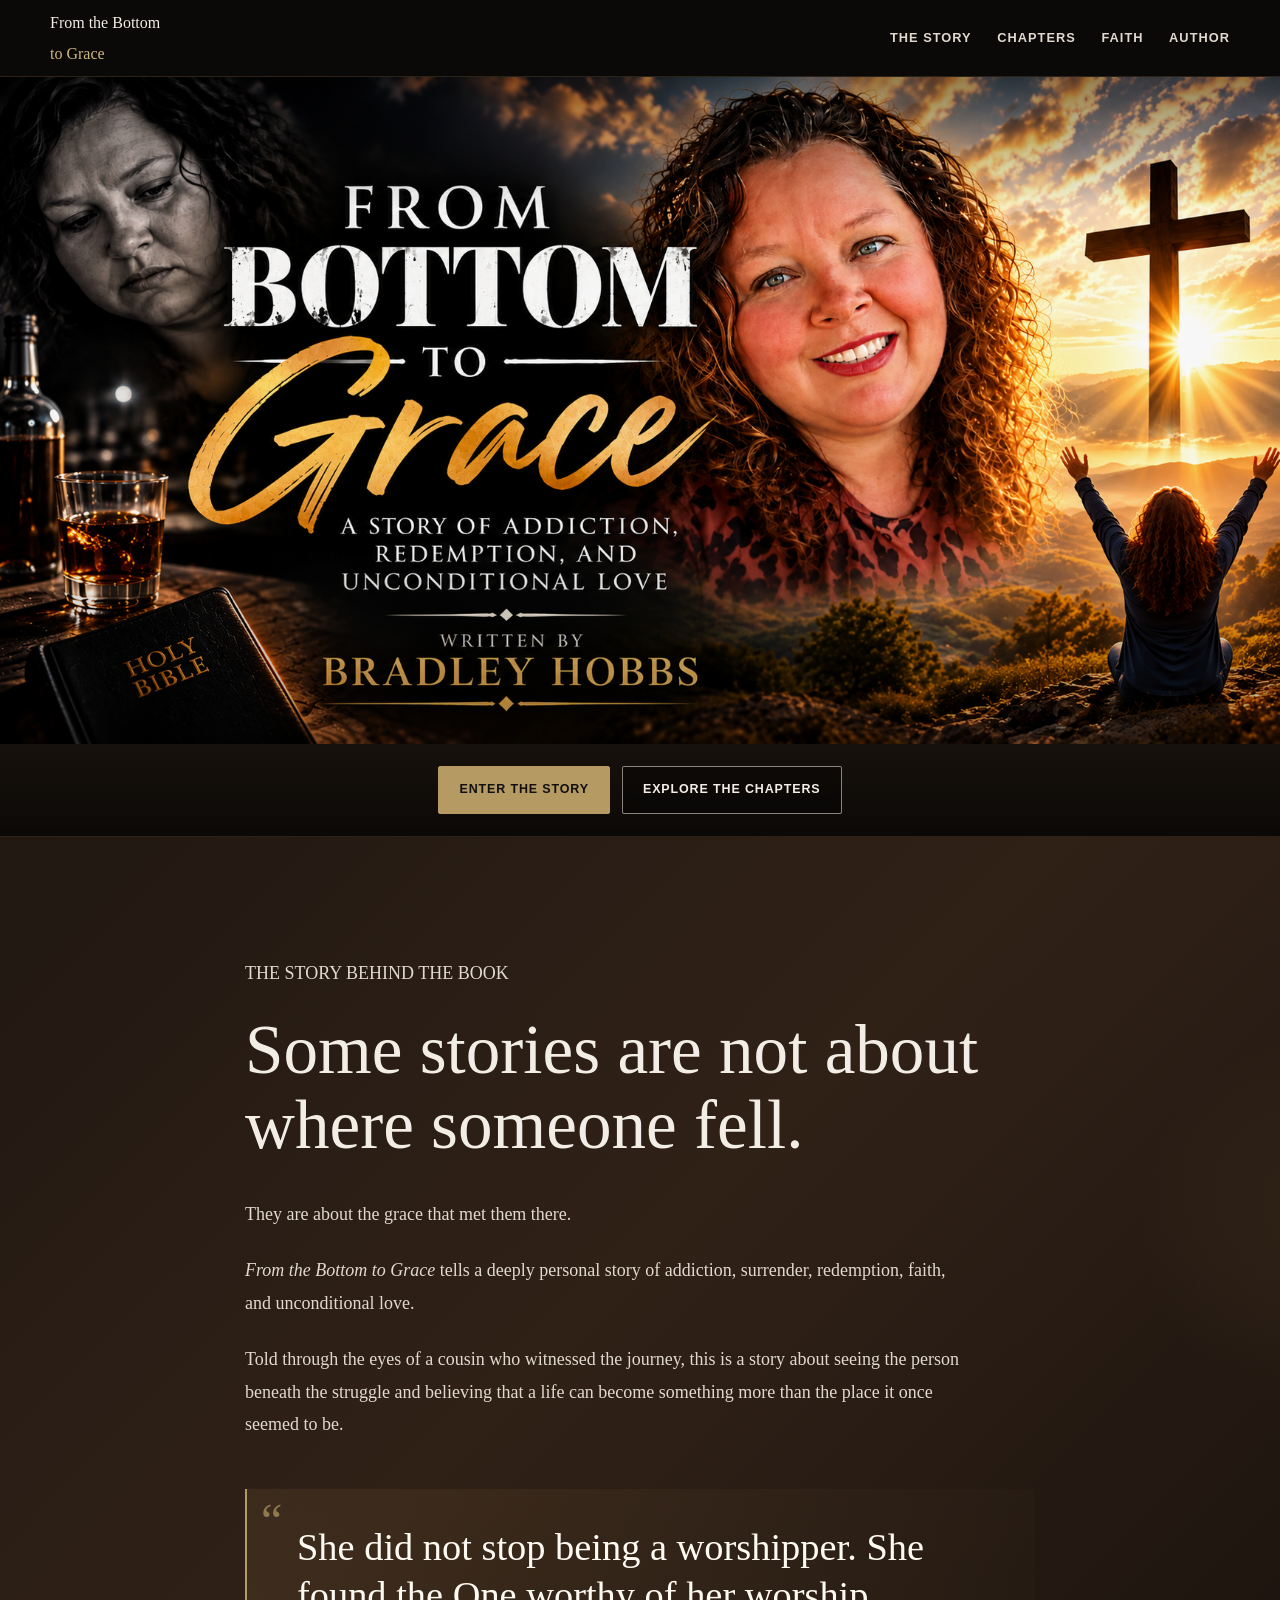
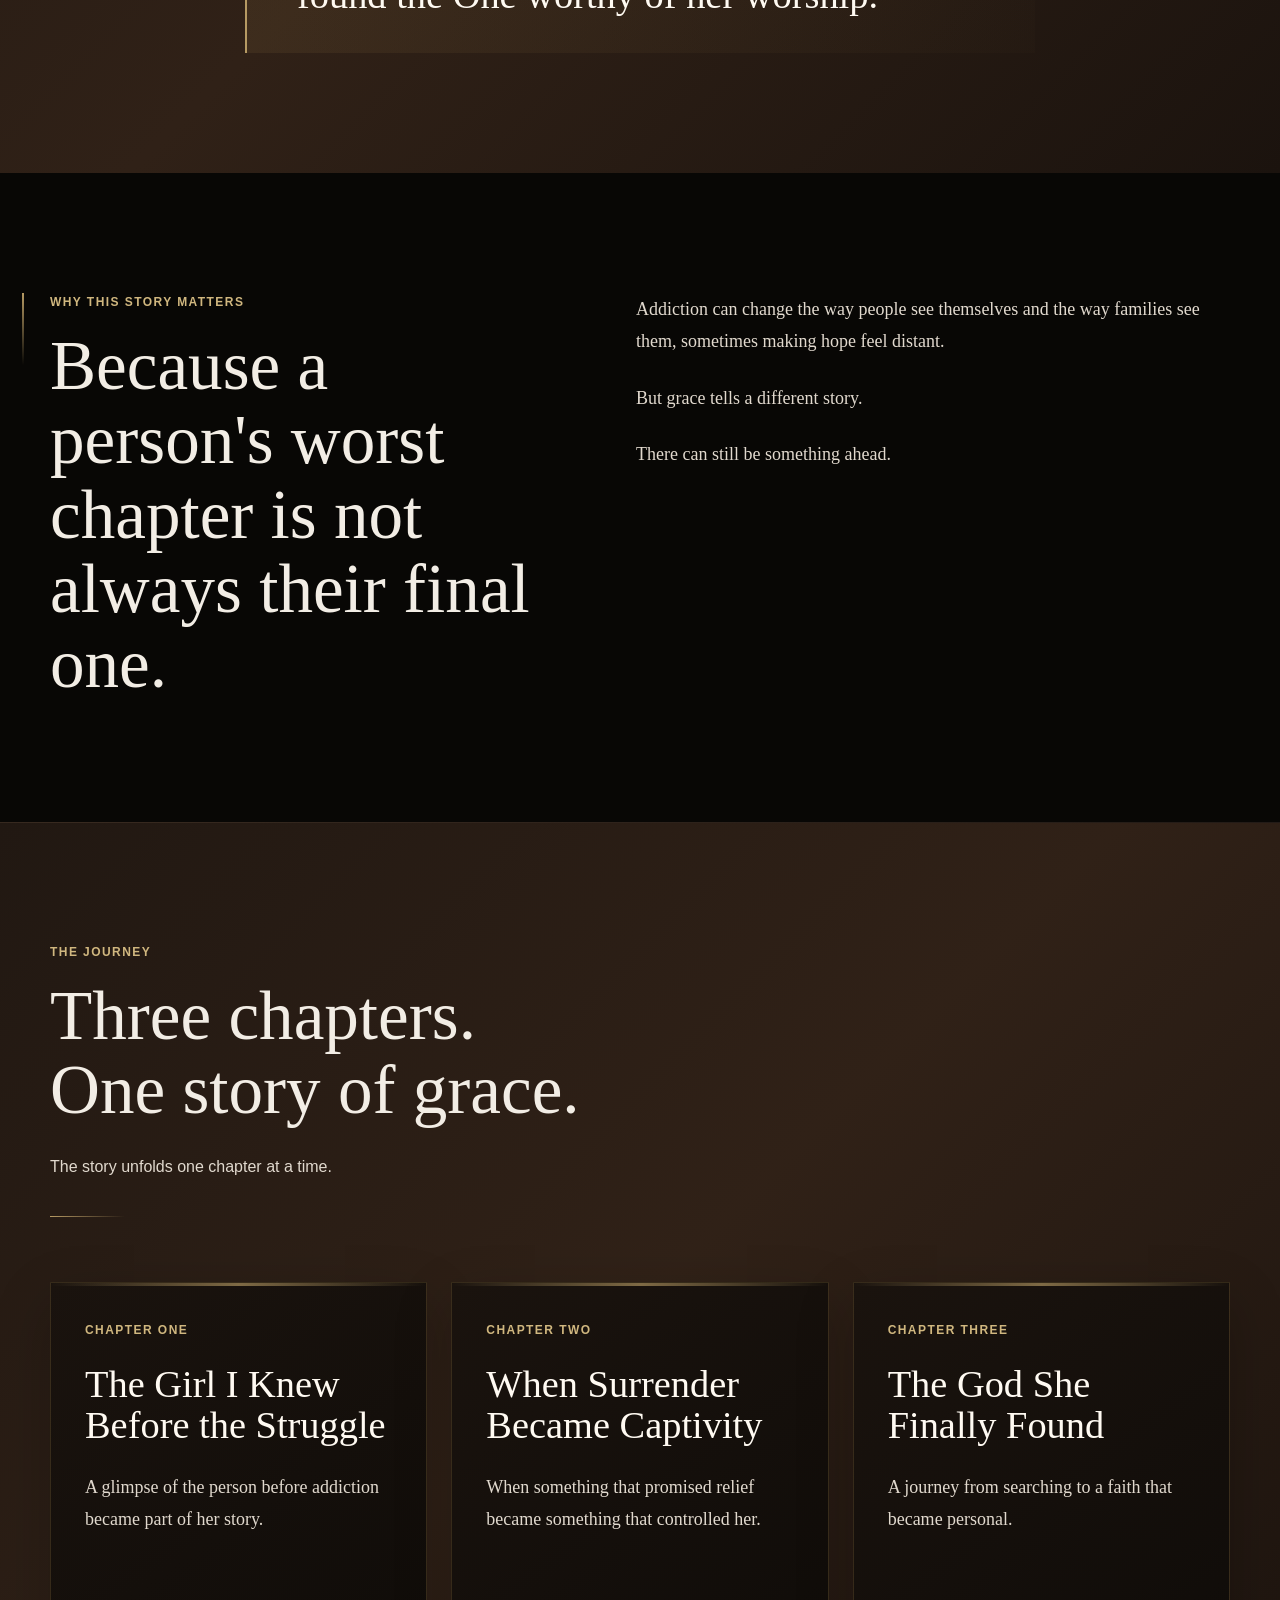
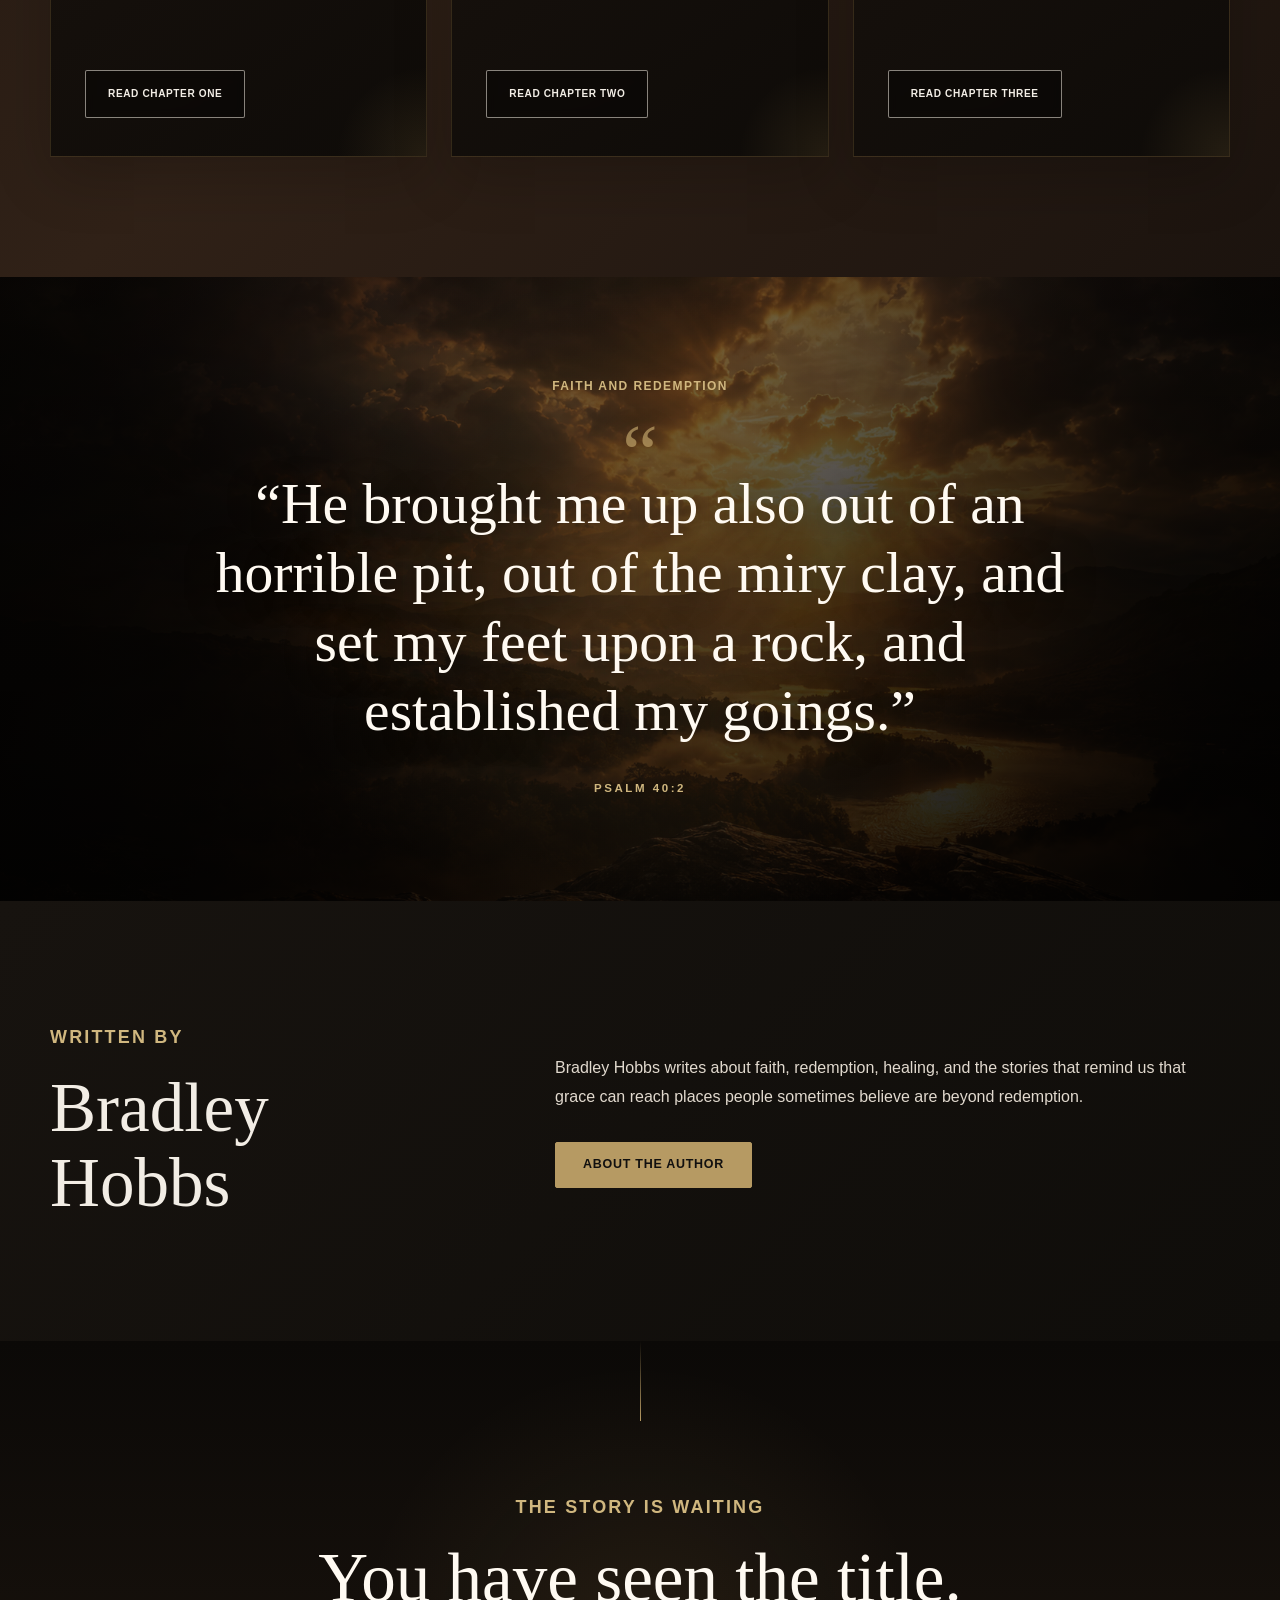
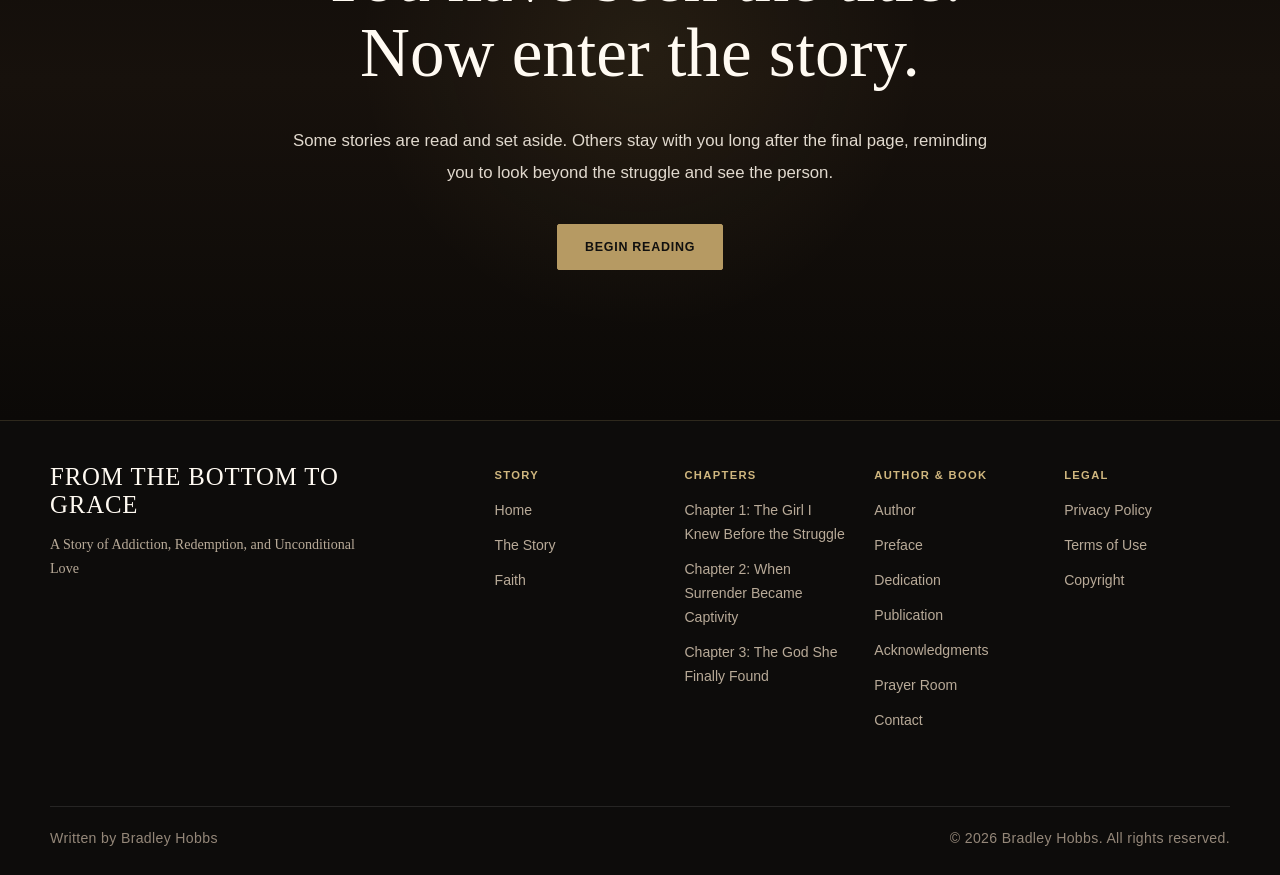
<file: index.html>
<!DOCTYPE html>
<html lang="en">
<head>
  <meta charset="UTF-8">

  <meta name="viewport" content="width=device-width, initial-scale=1.0">

  <meta name="description"
        content="From the Bottom to Grace by Bradley Hobbs. A story of addiction, redemption, and unconditional love.">

  <meta name="author" content="Bradley Hobbs">

  <title>From the Bottom to Grace | Bradley Hobbs</title>

  <link rel="stylesheet" href="styles.css?v=20261020-calm1">

  <style id="homepage-layout-readability-fix">
    /* Homepage-specific fallback styles to ensure alignment and readability. */
    .homepage-header { position: relative; width: 100%; }
    .homepage-header .navigation {
      width: min(calc(100% - 48px), 1180px);
      min-height: 88px;
      margin-inline: auto;
      display: flex;
      align-items: center;
      justify-content: space-between;
      gap: 24px;
    }
    .homepage-header .site-logo { flex: 0 1 auto; min-width: 0; }
    .homepage-header .main-navigation {
      display: flex;
      align-items: center;
      justify-content: flex-end;
      flex-wrap: wrap;
      gap: clamp(12px, 2vw, 28px);
    }
    .homepage-header .main-navigation a {
      font-size: 0.8rem;
      line-height: 1.5;
      letter-spacing: 0.08em;
    }
    .hero {
      display: block;
      width: 100%;
      max-width: 100%;
      height: auto;
      aspect-ratio: 1536 / 1024;
      min-height: 0;
      margin: 0;
      background-size: contain;
      background-position: center top;
      background-repeat: no-repeat;
      background-color: #0b0907;
    }
    .hero .hero-content { display: none; }
    .hero-actions { width: 100%; margin: 0; padding: 20px 0 28px; }
    .hero-actions > .container { width: min(calc(100% - 48px), 1180px); margin-inline: auto; }
    .hero-actions .hero-buttons { display: flex; flex-wrap: wrap; justify-content: center; gap: 12px; }
    .hero-actions .button {
      min-height: 48px;
      padding: 12px 20px;
      font-size: 0.78rem;
      line-height: 1.4;
      letter-spacing: 0.07em;
      text-align: center;
    }
    .section-kicker, .chapter-number, .footer-resource-title {
      font-size: 0.75rem;
      line-height: 1.5;
      letter-spacing: 0.12em;
    }
    .story-text p, .section-copy p, .chapter-card p,
    .author-section > div:last-child p {
      font-size: 1rem;
      line-height: 1.8;
    }
    @media (max-width: 900px) {
      .homepage-header .navigation {
        width: calc(100% - 36px);
        gap: 16px;
      }
      .homepage-header .main-navigation { gap: 12px; }
      .homepage-header .main-navigation a {
        font-size: 0.75rem;
        letter-spacing: 0.04em;
      }
      .story-introduction, .two-column, .author-section {
        grid-template-columns: minmax(0, 1fr);
        gap: 32px;
      }
      .chapter-grid { grid-template-columns: repeat(2, minmax(0, 1fr)); }
    }
    @media (max-width: 700px) {
      .homepage-header .navigation {
        width: calc(100% - 32px);
        min-height: 64px;
        justify-content: flex-end;
        padding: 10px 0;
      }
      .homepage-header .site-logo { display: none; }
      .homepage-header .mobile-menu-toggle { display: flex; margin-left: auto; }
      .homepage-header .main-navigation {
        position: absolute;
        top: calc(100% - 1px);
        left: 0;
        right: 0;
        z-index: 1001;
        display: none;
        flex-direction: column;
        align-items: stretch;
        gap: 0;
        padding: 8px;
        background: rgba(13, 11, 9, 0.98);
        border: 1px solid rgba(199, 161, 90, 0.3);
      }
      .homepage-header .main-navigation.is-open { display: flex; }
      .homepage-header .main-navigation a {
        display: block;
        width: 100%;
        padding: 14px;
        font-size: 0.85rem;
        letter-spacing: 0.06em;
      }
      .hero {
        width: 100%;
        aspect-ratio: 1536 / 1024;
        background-size: contain;
      }
      .hero-actions { padding: 14px 0 22px; }
      .hero-actions > .container { width: calc(100% - 32px); }
      .hero-actions .hero-buttons {
        display: grid;
        grid-template-columns: minmax(0, 1fr);
        gap: 10px;
      }
      .hero-actions .button {
        width: 100%;
        min-height: 48px;
        padding: 12px 16px;
        font-size: 0.78rem;
      }
      .chapter-grid { grid-template-columns: minmax(0, 1fr); }
      .section { padding: 76px 0; }
      .story-text p, .section-copy p, .chapter-card p,
      .author-section > div:last-child p { font-size: 1rem; line-height: 1.8; }
    }
    @media (min-width: 701px) {
      .homepage-header .main-navigation { display: flex; }
    }

    /* Final iPad and mobile viewport correction */
    html, body {
      width: 100%;
      max-width: 100%;
      min-width: 0;
      margin: 0;
      overflow-x: clip;
    }
    *, *::before, *::after { box-sizing: border-box; }
    .homepage-header, main, .hero, .hero-actions, .section, .faith-banner,
    .final-message, .site-footer {
      width: 100%;
      max-width: 100%;
      min-width: 0;
    }
    .container {
      width: min(100% - 40px, 1180px);
      max-width: 1180px;
      min-width: 0;
      margin-left: auto;
      margin-right: auto;
    }
    .homepage-header {
      position: relative;
      inset: auto;
      background: #0b0907;
    }
    .homepage-header .navigation {
      min-height: 76px;
      width: min(100% - 40px, 1180px);
    }
    .hero {
      position: relative;
      display: block;
      width: 100%;
      height: auto;
      min-height: 0;
      aspect-ratio: 1920 / 1000;
      margin: 0;
      padding: 0;
      overflow: hidden;
      background-size: cover;
      background-position: center center;
      background-repeat: no-repeat;
    }
    .hero-actions {
      margin: 0;
      padding: 22px 0;
      min-height: 0;
    }
    .hero-actions > .container {
      width: min(100% - 40px, 1180px);
    }
    .section-warm, .section-dark, .section-black, .section,
    .story-introduction, .story-text, .two-column, .section-copy,
    .author-section, .section-heading, .chapter-grid, .chapter-card {
      min-width: 0;
      max-width: 100%;
    }
    .story-introduction {
      display: block;
      width: 100%;
    }
    .story-text {
      width: 100%;
      max-width: 790px;
      margin: 0 auto;
    }
    .story-text h2, .two-column h2, .section-heading h2,
    .author-section h2, .final-message h2 {
      max-width: 100%;
      overflow-wrap: anywhere;
      font-size: clamp(2.1rem, 5.4vw, 4.6rem);
    }
    .story-text p, .section-copy p, .chapter-card p,
    .author-section p, .final-message p {
      overflow-wrap: break-word;
      font-size: clamp(1rem, 1.6vw, 1.125rem);
      line-height: 1.8;
    }
    @media (max-width: 1100px) {
      .story-introduction, .two-column, .author-section {
        display: block;
        grid-template-columns: minmax(0, 1fr);
        gap: 0;
      }
      .story-introduction > *, .two-column > *, .author-section > * {
        width: 100%;
        max-width: 100%;
      }
      .section { padding: clamp(56px, 8vw, 88px) 0; }
      .two-column > div + div, .author-section > div + div { margin-top: 28px; }
      .chapter-grid { grid-template-columns: repeat(2, minmax(0, 1fr)); }
    }
    @media (max-width: 700px) {
      .container, .homepage-header .navigation,
      .hero-actions > .container {
        width: calc(100% - 32px);
      }
      .homepage-header .navigation { min-height: 64px; }
      .hero {
        aspect-ratio: 1920 / 1000;
        background-size: cover;
        background-position: center center;
      }
      .hero-actions { padding: 16px 0 22px; }
      .hero-actions .hero-buttons { display: grid; grid-template-columns: 1fr; }
      .hero-actions .button { width: 100%; }
      .chapter-grid { grid-template-columns: minmax(0, 1fr); }
      .story-text h2, .two-column h2, .section-heading h2,
      .author-section h2, .final-message h2 {
        font-size: clamp(2rem, 8vw, 3rem);
      }
    }

  </style>
</head>

<body>

  <!-- =========================================
       HEADER
       ========================================= -->

  <header class="site-header homepage-header">

    <div class="container navigation">

      <a href="index.html"
         class="site-logo"
         aria-label="From the Bottom to Grace Home">
        From the Bottom <span>to Grace</span>
      </a>

      <button
        class="mobile-menu-toggle"
        type="button"
        aria-expanded="false"
        aria-controls="site-menu"
        aria-label="Open navigation">

        <span></span>
        <span></span>
        <span></span>

      </button>

      <nav class="main-navigation"
           id="site-menu"
           aria-label="Main Navigation">

        <a href="#story">The Story</a>
        <a href="#chapters">Chapters</a>
        <a href="#faith">Faith</a>
        <a href="author.html">Author</a>

      </nav>

    </div>

  </header>


  <main>


    <!-- =========================================
         HERO
         ========================================= -->

    <section
      class="hero"
      aria-label="From the Bottom to Grace book banner">

      <div class="hero-overlay"></div>

      <div class="container hero-content">
      </div>

    </section>


    <!-- =========================================
         HERO ACTIONS
         ========================================= -->

    <section
      class="hero-actions"
      aria-label="Story navigation">

      <div class="container">

        <div class="hero-buttons">

          <a href="#story"
             class="button button-gold">
            Enter the Story
          </a>

          <a href="#chapters"
             class="button button-outline">
            Explore the Chapters
          </a>

        </div>

      </div>

    </section>


    <!-- =========================================
         STORY INTRODUCTION
         ========================================= -->

    <section
      class="section section-warm"
      id="story">

      <div class="container story-introduction">

        <div class="story-text">

          <p class="section-kicker">
            The Story Behind the Book
          </p>

          <h2>
            Some stories are not about where someone fell.
          </h2>

          <p>
            They are about the grace that met them there.
          </p>

          <p>
            <em>From the Bottom to Grace</em> tells a deeply personal story
            of addiction, surrender, redemption, faith, and unconditional
            love.
          </p>

          <p>
            Told through the eyes of a cousin who witnessed the journey,
            this is a story about seeing the person beneath the struggle
            and believing that a life can become something more than the
            place it once seemed to be.
          </p>

          <div class="story-quote">

            <span class="quote-mark">“</span>

            She did not stop being a worshipper.
            She found the One worthy of her worship.

          </div>

        </div>

      </div>

    </section>


    <!-- =========================================
         WHY THIS STORY MATTERS
         ========================================= -->

    <section class="section section-black">

      <div class="container two-column">

        <div>

          <p class="section-kicker">
            Why This Story Matters
          </p>

          <h2>
            Because a person's worst chapter is not always their final one.
          </h2>

        </div>

        <div class="section-copy">

          <p>Addiction can change the way people see themselves and the way families see them, sometimes making hope feel distant.</p>

          <p>
            But grace tells a different story.
          </p>

          <p class="gold-text">
            There can still be something ahead.
          </p>

        </div>

      </div>

    </section>


    <!-- =========================================
         CHAPTERS
         ========================================= -->

    <section
      class="section section-warm"
      id="chapters">

      <div class="container">

        <div class="section-heading">

          <p class="section-kicker">
            The Journey
          </p>

          <h2>
            Three chapters.<br>
            One story of grace.
          </h2>

          <p>
            The story unfolds one chapter at a time.
          </p>

        </div>


        <div class="chapter-grid">


          <!-- CHAPTER ONE -->

          <article class="chapter-card">

            <div class="chapter-number">
              Chapter One
            </div>

            <h3>
              The Girl I Knew
              Before the Struggle
            </h3>

            <p>
              A glimpse of the person before addiction became part of
              her story.
            </p>

            <a href="chapter-1.html"
               class="button button-outline">
              Read Chapter One
            </a>

          </article>


          <!-- CHAPTER TWO -->

          <article class="chapter-card">

            <div class="chapter-number">
              Chapter Two
            </div>

            <h3>
              When Surrender
              Became Captivity
            </h3>

            <p>
              When something that promised relief became something
              that controlled her.
            </p>

            <a href="chapter-2.html"
               class="button button-outline">
              Read Chapter Two
            </a>

          </article>


          <!-- CHAPTER THREE -->

          <article class="chapter-card">

            <div class="chapter-number">
              Chapter Three
            </div>

            <h3>
              The God
              She Finally Found
            </h3>

            <p>
              A journey from searching to a faith that became personal.
            </p>

            <a href="chapter-3.html"
               class="button button-outline">
              Read Chapter Three
            </a>

          </article>

        </div>

      </div>

    </section>


    <!-- =========================================
         FAITH
         ========================================= -->

    <section
      class="faith-banner"
      id="faith">

      <div class="faith-overlay"></div>

      <div class="container faith-content">

        <p class="section-kicker">
          Faith and Redemption
        </p>

        <blockquote>
          “He brought me up also out of an horrible pit,
          out of the miry clay, and set my feet upon a rock,
          and established my goings.”
        </blockquote>

        <cite>
          Psalm 40:2
        </cite>

      </div>

    </section>


    <!-- =========================================
         AUTHOR
         ========================================= -->

    <section
      class="section section-dark"
      id="author">

      <div class="container author-section">

        <div>

          <p class="section-kicker">
            Written by
          </p>

          <h2>
            Bradley Hobbs
          </h2>

        </div>

        <div>

          <p>
            Bradley Hobbs writes about faith, redemption, healing,
            and the stories that remind us that grace can reach places
            people sometimes believe are beyond redemption.
          </p>

          <a href="author.html"
             class="button button-gold">
            About the Author
          </a>

        </div>

      </div>

    </section>


    <!-- =========================================
         FINAL INVITATION
         ========================================= -->

    <section class="final-message">

      <div class="container">

        <p class="section-kicker">
          The story is waiting
        </p>

        <h2>
          You have seen the title.<br>
          Now enter the story.
        </h2>

        <p>Some stories are read and set aside. Others stay with you long after the final page, reminding you to look beyond the struggle and see the person.</p>

        <a href="chapter-1.html"
           class="button button-gold">
          Begin Reading
        </a>

      </div>

    </section>


  </main>


  <!-- =========================================
       SITE FOOTER
       ========================================= -->

  <footer class="site-footer">

    <div class="container footer-inner">

      <div class="footer-brand">

        <div class="footer-title">
          FROM THE BOTTOM TO GRACE
        </div>

        <div class="footer-subtitle">
          A Story of Addiction, Redemption, and Unconditional Love
        </div>

      </div>


      <div class="footer-links">


        <div class="footer-resource-group">

          <div class="footer-resource-title">
            STORY
          </div>

          <a href="index.html">
            Home
          </a>

          <a href="index.html#story">
            The Story
          </a>

          <a href="index.html#faith">
            Faith
          </a>

        </div>


        <div class="footer-resource-group">
          <div class="footer-resource-title">CHAPTERS</div>
          <a href="chapter-1.html">Chapter 1: The Girl I Knew Before the Struggle</a>
          <a href="chapter-2.html">Chapter 2: When Surrender Became Captivity</a>
          <a href="chapter-3.html">Chapter 3: The God She Finally Found</a>
        </div>


        <div class="footer-resource-group">

          <div class="footer-resource-title">
            AUTHOR &amp; BOOK
          </div>

          <a href="author.html">
            Author
          </a>

          <a href="preface.html">
            Preface
          </a>

          <a href="dedication.html">
            Dedication
          </a>

          <a href="publication.html">
            Publication
          </a>

          <a href="acknowledgments.html">
            Acknowledgments
          </a>

          <a href="prayer-room.html">
            Prayer Room
          </a>

          <a href="contact.html">
            Contact
          </a>

        </div>


        <div class="footer-resource-group">

          <div class="footer-resource-title">
            LEGAL
          </div>

          <a href="privacy.html">
            Privacy Policy
          </a>

          <a href="terms.html">
            Terms of Use
          </a>

          <a href="copyright.html">
            Copyright
          </a>

        </div>

      </div>


      <div class="footer-bottom">

        <p>
          Written by Bradley Hobbs
        </p>

        <p>
          &copy; 2026 Bradley Hobbs. All rights reserved.
        </p>

      </div>

    </div>

  </footer>


  <script src="site.js"></script>

</body>
</html>
</file>
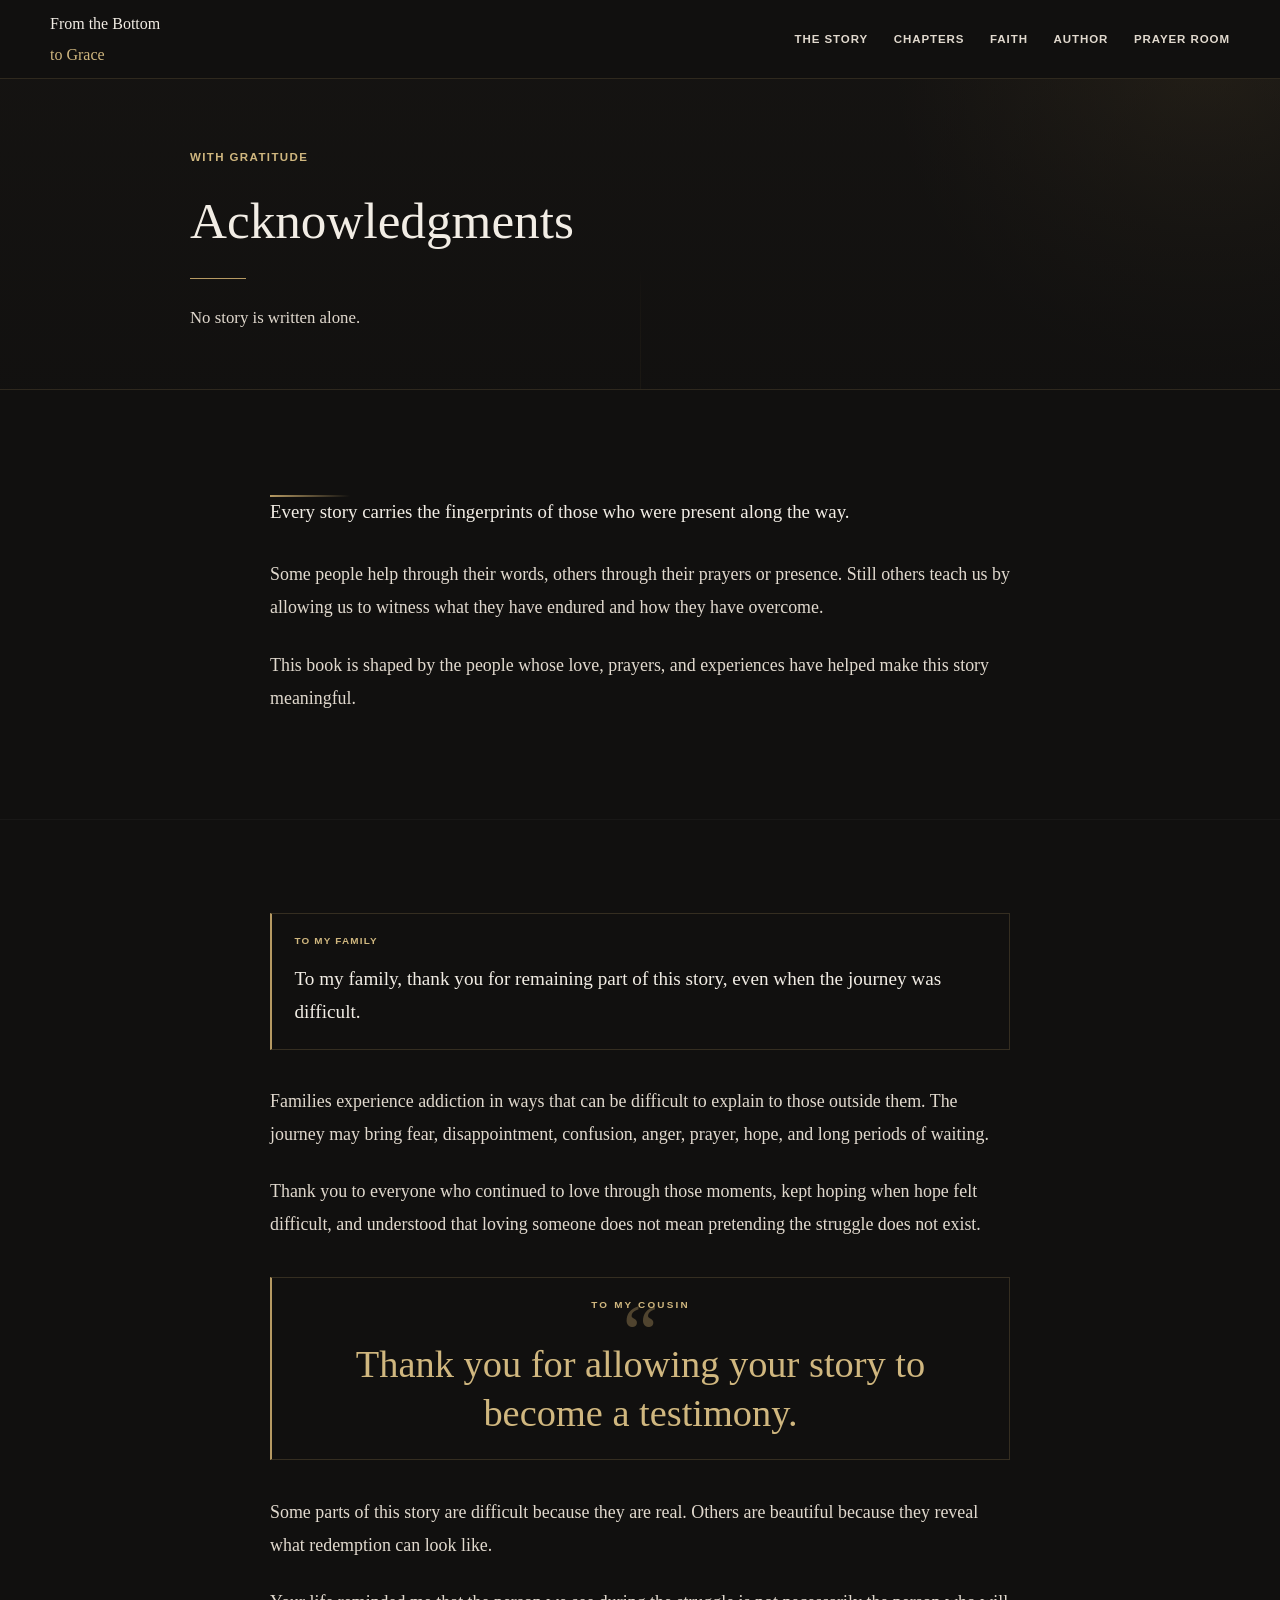
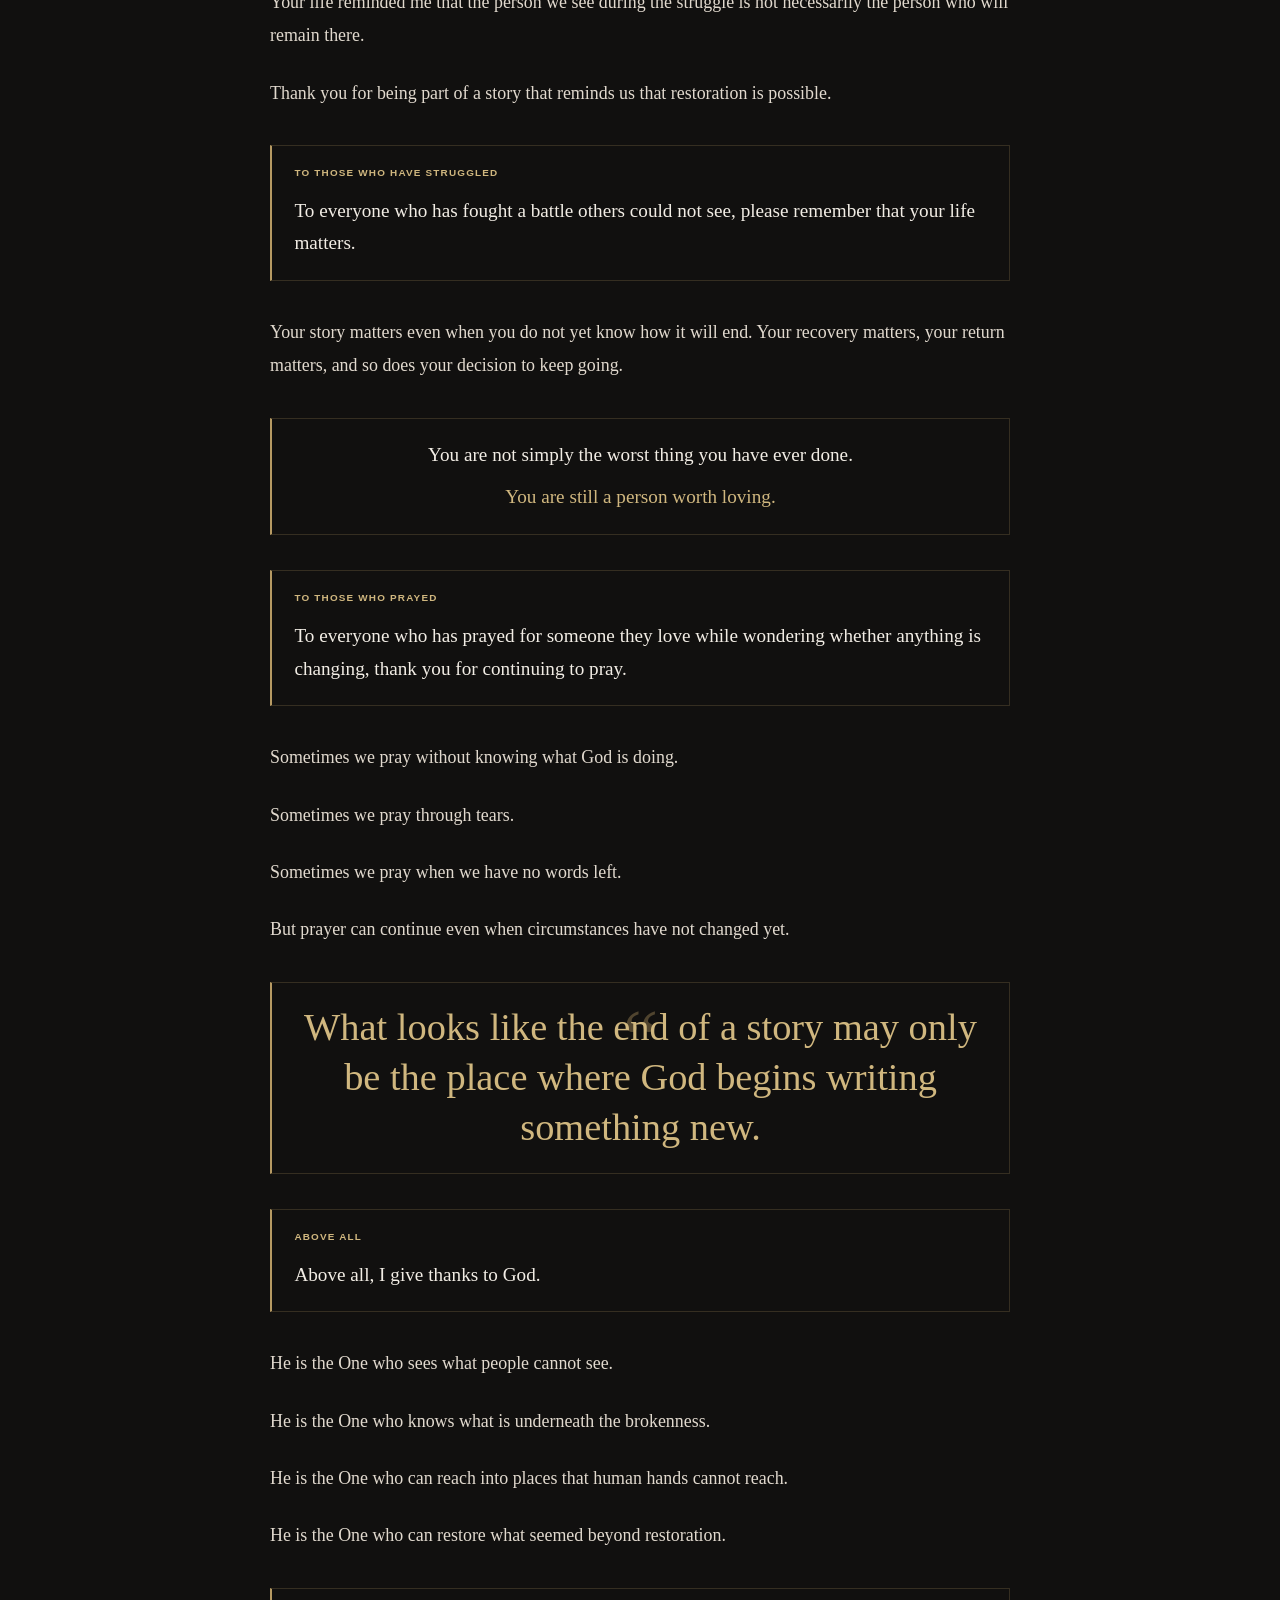
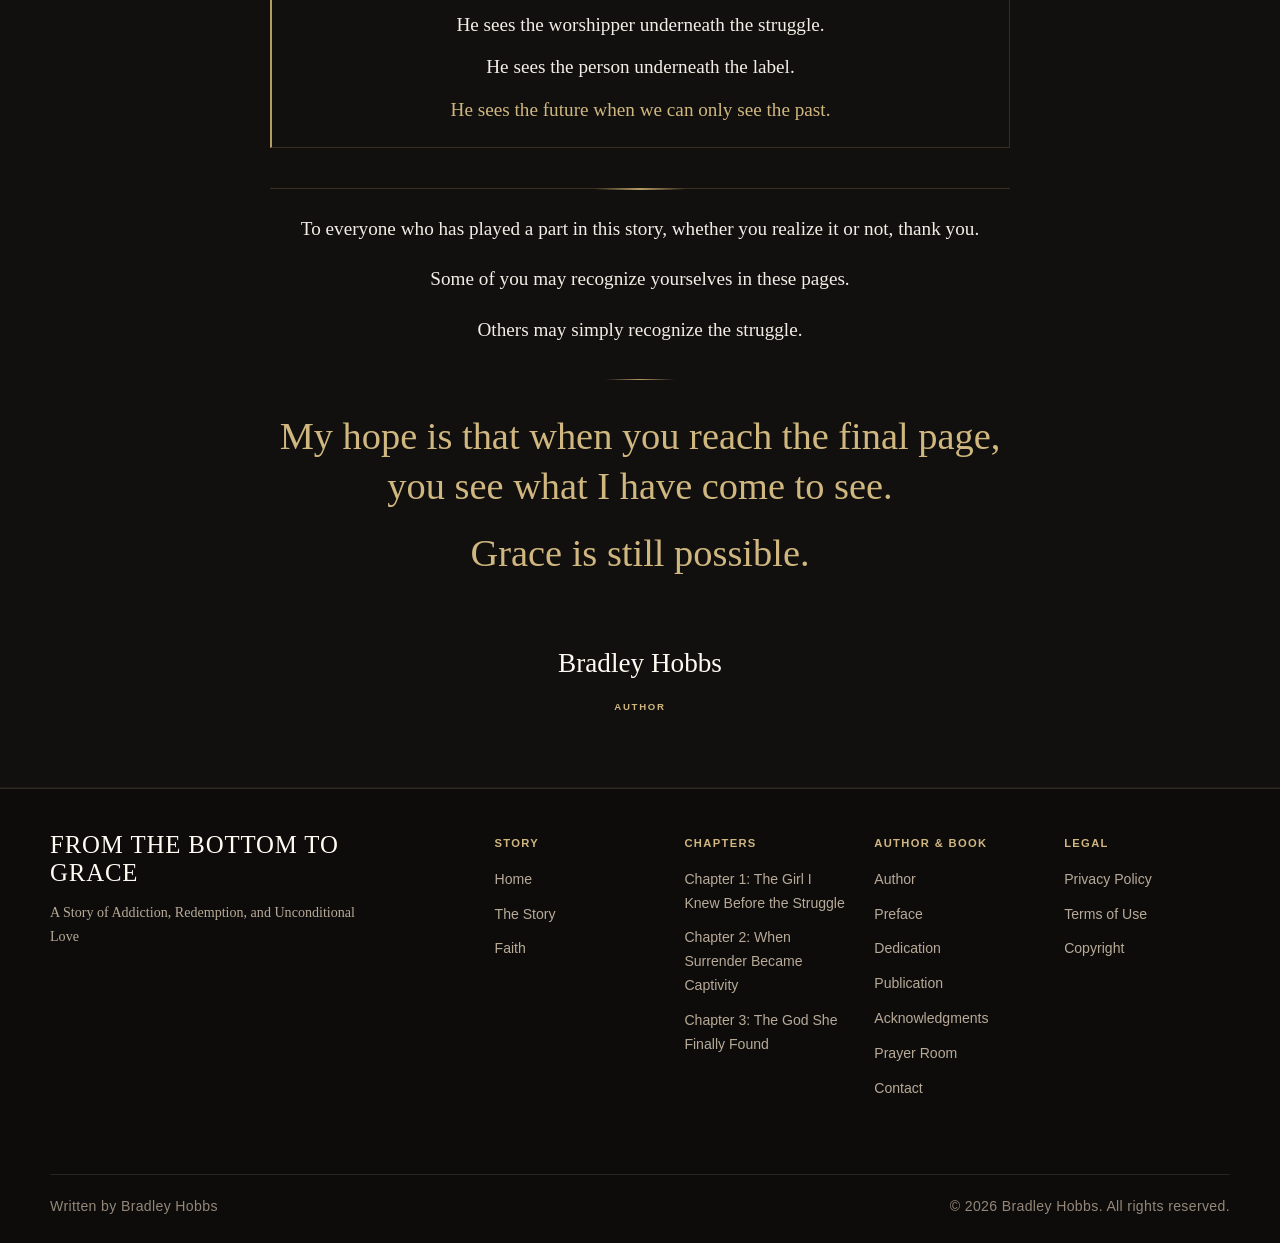
<file: acknowledgments.html>
<!DOCTYPE html>
<html lang="en">
<head>
  <meta charset="UTF-8">
  <meta name="viewport" content="width=device-width, initial-scale=1.0">

  <title>Acknowledgments | From the Bottom to Grace | Bradley Hobbs</title>

  <meta
    name="description"
    content="Acknowledgments for From the Bottom to Grace by Bradley Hobbs, a story of addiction, redemption, faith, and unconditional love."
  >

  <link rel="stylesheet" href="styles.css?v=20261020-calm1">
</head>

<body>

  <header class="site-header">
    <div class="container navigation">
      <a href="index.html" class="site-logo" aria-label="From the Bottom to Grace Home">
        From the Bottom <span>to Grace</span>
      </a>
      <button class="mobile-menu-toggle" type="button" aria-expanded="false" aria-controls="site-menu" aria-label="Open navigation">
        <span></span><span></span><span></span>
      </button>
      <nav class="main-navigation" id="site-menu" aria-label="Main Navigation">
        <a href="index.html#story">The Story</a>
        <a href="index.html#chapters">Chapters</a>
        <a href="index.html#faith">Faith</a>
        <a href="author.html">Author</a>
        <a href="prayer-room.html">Prayer Room</a>
      </nav>
    </div>
  </header>
  <!-- ACKNOWLEDGMENTS -->
  <main>

    <section class="chapter-hero">
      <div class="chapter-hero-overlay"></div>

      <div class="container chapter-hero-content">

        <p class="chapter-number">
          WITH GRATITUDE
        </p>

        <h1>
          Acknowledgments
        </h1>

        <div class="chapter-hero-divider"></div>

        <p class="chapter-hero-description">
          No story is written alone.
        </p>

      </div>
    </section>


    <!-- INTRODUCTION -->
    <section class="chapter-introduction">

      <div class="container chapter-reading">

        <p class="chapter-opening">Every story carries the fingerprints of those who were present along the way.</p>

        <p>Some people help through their words, others through their prayers or presence. Still others teach us by allowing us to witness what they have endured and how they have overcome.</p>

        <p>This book is shaped by the people whose love, prayers, and experiences have helped make this story meaningful.</p>

      </div>

    </section>


    <!-- ACKNOWLEDGMENTS CONTENT -->
    <section class="chapter-content">

      <div class="container chapter-reading">

        <div class="chapter-reflection">

          <p class="reflection-label">
            TO MY FAMILY
          </p>

          <p>To my family, thank you for remaining part of this story, even when the journey was difficult.</p>

        </div>

        <p>Families experience addiction in ways that can be difficult to explain to those outside them. The journey may bring fear, disappointment, confusion, anger, prayer, hope, and long periods of waiting.</p>

        <p>
          Thank you to everyone who continued to love through those moments, kept hoping when hope felt difficult, and understood that loving someone does not mean pretending the struggle does not exist.
        </p>


        <div class="worshipper-section">

          <p class="worshipper-label">
            TO MY COUSIN
          </p>

          <p class="worshipper-line">
            Thank you for allowing your story to become a testimony.
          </p>

        </div>

        <p>Some parts of this story are difficult because they are real. Others are beautiful because they reveal what redemption can look like.</p>

        <p>
          Your life reminded me that the person we see during the struggle is
          not necessarily the person who will remain there.
        </p>

        <p>
          Thank you for being part of a story that reminds us that restoration
          is possible.
        </p>


        <div class="chapter-reflection">

          <p class="reflection-label">
            TO THOSE WHO HAVE STRUGGLED
          </p>

          <p>To everyone who has fought a battle others could not see, please remember that your life matters.</p>

        </div>

        <p>
          Your story matters even when you do not yet know how it will end. Your recovery matters, your return matters, and so does your decision to keep going.
        </p>


        <div class="chapter-emphasis-block">

          <p>
            You are not simply the worst thing you have ever done.
          </p>

          <p>
            You are still a person worth loving.
          </p>

        </div>


        <div class="chapter-reflection">

          <p class="reflection-label">
            TO THOSE WHO PRAYED
          </p>

          <p>To everyone who has prayed for someone they love while wondering whether anything is changing, thank you for continuing to pray.</p>

        </div>

        <p>
          Sometimes we pray without knowing what God is doing.
        </p>

        <p>
          Sometimes we pray through tears.
        </p>

        <p>
          Sometimes we pray when we have no words left.
        </p>

        <p>
          But prayer can continue even when circumstances have not changed
          yet.
        </p>


        <div class="worshipper-section">

          <p class="worshipper-line">
            What looks like the end of a story may only be the place where God
            begins writing something new.
          </p>

        </div>


        <!-- FAITH -->
        <div class="chapter-reflection">

          <p class="reflection-label">
            ABOVE ALL
          </p>

          <p>
            Above all, I give thanks to God.
          </p>

        </div>

        <p>
          He is the One who sees what people cannot see.
        </p>

        <p>
          He is the One who knows what is underneath the brokenness.
        </p>

        <p>
          He is the One who can reach into places that human hands cannot
          reach.
        </p>

        <p>
          He is the One who can restore what seemed beyond restoration.
        </p>


        <div class="chapter-emphasis-block">

          <p>
            He sees the worshipper underneath the struggle.
          </p>

          <p>
            He sees the person underneath the label.
          </p>

          <p>
            He sees the future when we can only see the past.
          </p>

        </div>


        <!-- FINAL THANKS -->
        <div class="chapter-conclusion">

          <p>To everyone who has played a part in this story, whether you realize it or not, thank you.</p>

          <p>
            Some of you may recognize yourselves in these pages.
          </p>

          <p>
            Others may simply recognize the struggle.
          </p>

          <div class="conclusion-divider"></div>

          <p class="conclusion-final">
            My hope is that when you reach the final page, you see what I have
            come to see.
          </p>

          <p class="conclusion-final">
            Grace is still possible.
          </p>

        </div>


        <div class="dedication-signature">

          <p>
            Bradley Hobbs
          </p>

          <span>
            Author
          </span>

        </div>

      </div>

    </section>


    <!-- NAVIGATION -->
    

  </main>


  <!-- FOOTER -->
  
  <!-- =========================================
       SITE FOOTER
       ========================================= -->

  <footer class="site-footer">
    <div class="container footer-inner">
      <div class="footer-brand">
        <div class="footer-title">FROM THE BOTTOM TO GRACE</div>
        <div class="footer-subtitle">A Story of Addiction, Redemption, and Unconditional Love</div>
      </div>

      <div class="footer-links">

        <div class="footer-resource-group">
          <div class="footer-resource-title">STORY</div>
          <a href="index.html">Home</a>
          <a href="index.html#story">The Story</a>
          <a href="index.html#faith">Faith</a>
        </div>

        <div class="footer-resource-group">
          <div class="footer-resource-title">CHAPTERS</div>
          <a href="chapter-1.html">Chapter 1: The Girl I Knew Before the Struggle</a>
          <a href="chapter-2.html">Chapter 2: When Surrender Became Captivity</a>
          <a href="chapter-3.html">Chapter 3: The God She Finally Found</a>
        </div>

        <div class="footer-resource-group">
          <div class="footer-resource-title">AUTHOR &amp; BOOK</div>
          <a href="author.html">Author</a>
          <a href="preface.html">Preface</a>
          <a href="dedication.html">Dedication</a>
          <a href="publication.html">Publication</a>
          <a href="acknowledgments.html">Acknowledgments</a>
          <a href="prayer-room.html">Prayer Room</a>
          <a href="contact.html">Contact</a>
        </div>

        <div class="footer-resource-group">
          <div class="footer-resource-title">LEGAL</div>
          <a href="privacy.html">Privacy Policy</a>
          <a href="terms.html">Terms of Use</a>
          <a href="copyright.html">Copyright</a>
        </div>

      </div>

      <div class="footer-bottom">
        <p>Written by Bradley Hobbs</p>
        <p>&copy; 2026 Bradley Hobbs. All rights reserved.</p>
      </div>
    </div>
  </footer>

  <script src="site.js"></script>
</body>
</html>
</file>
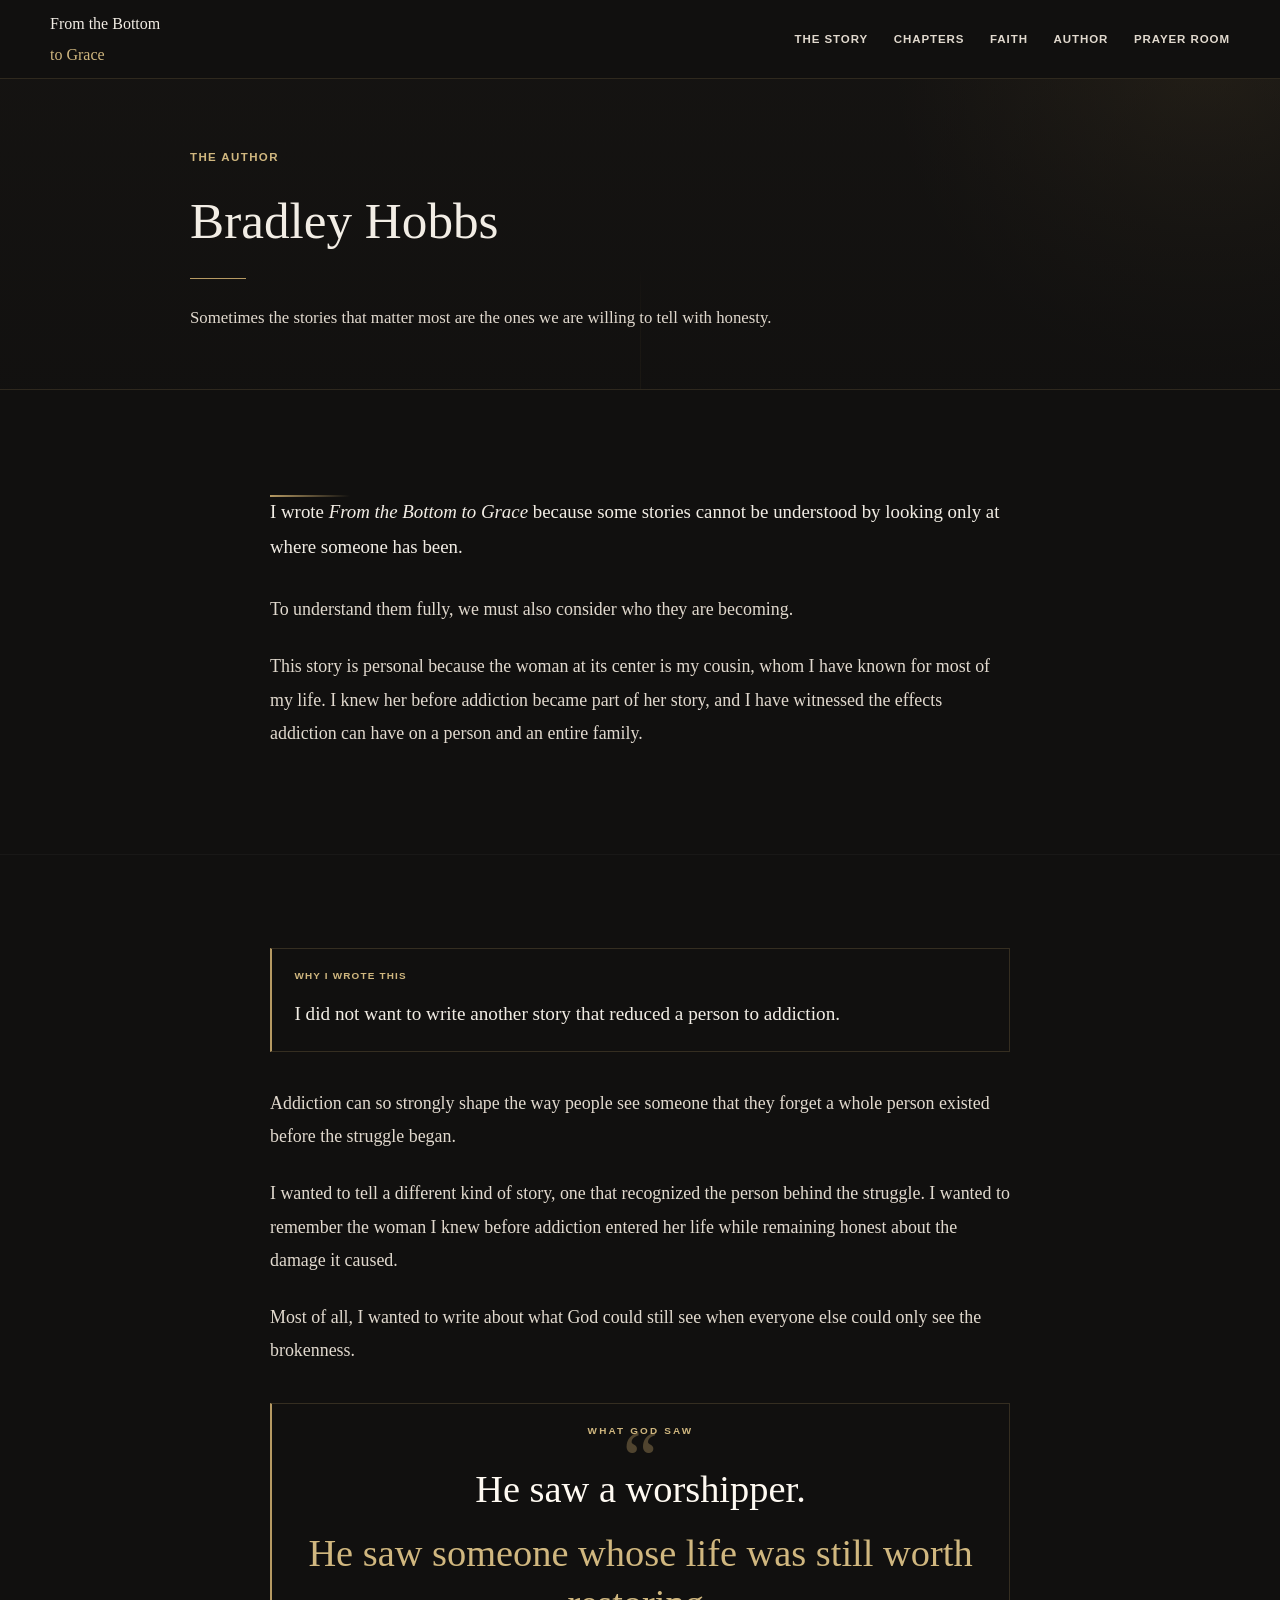
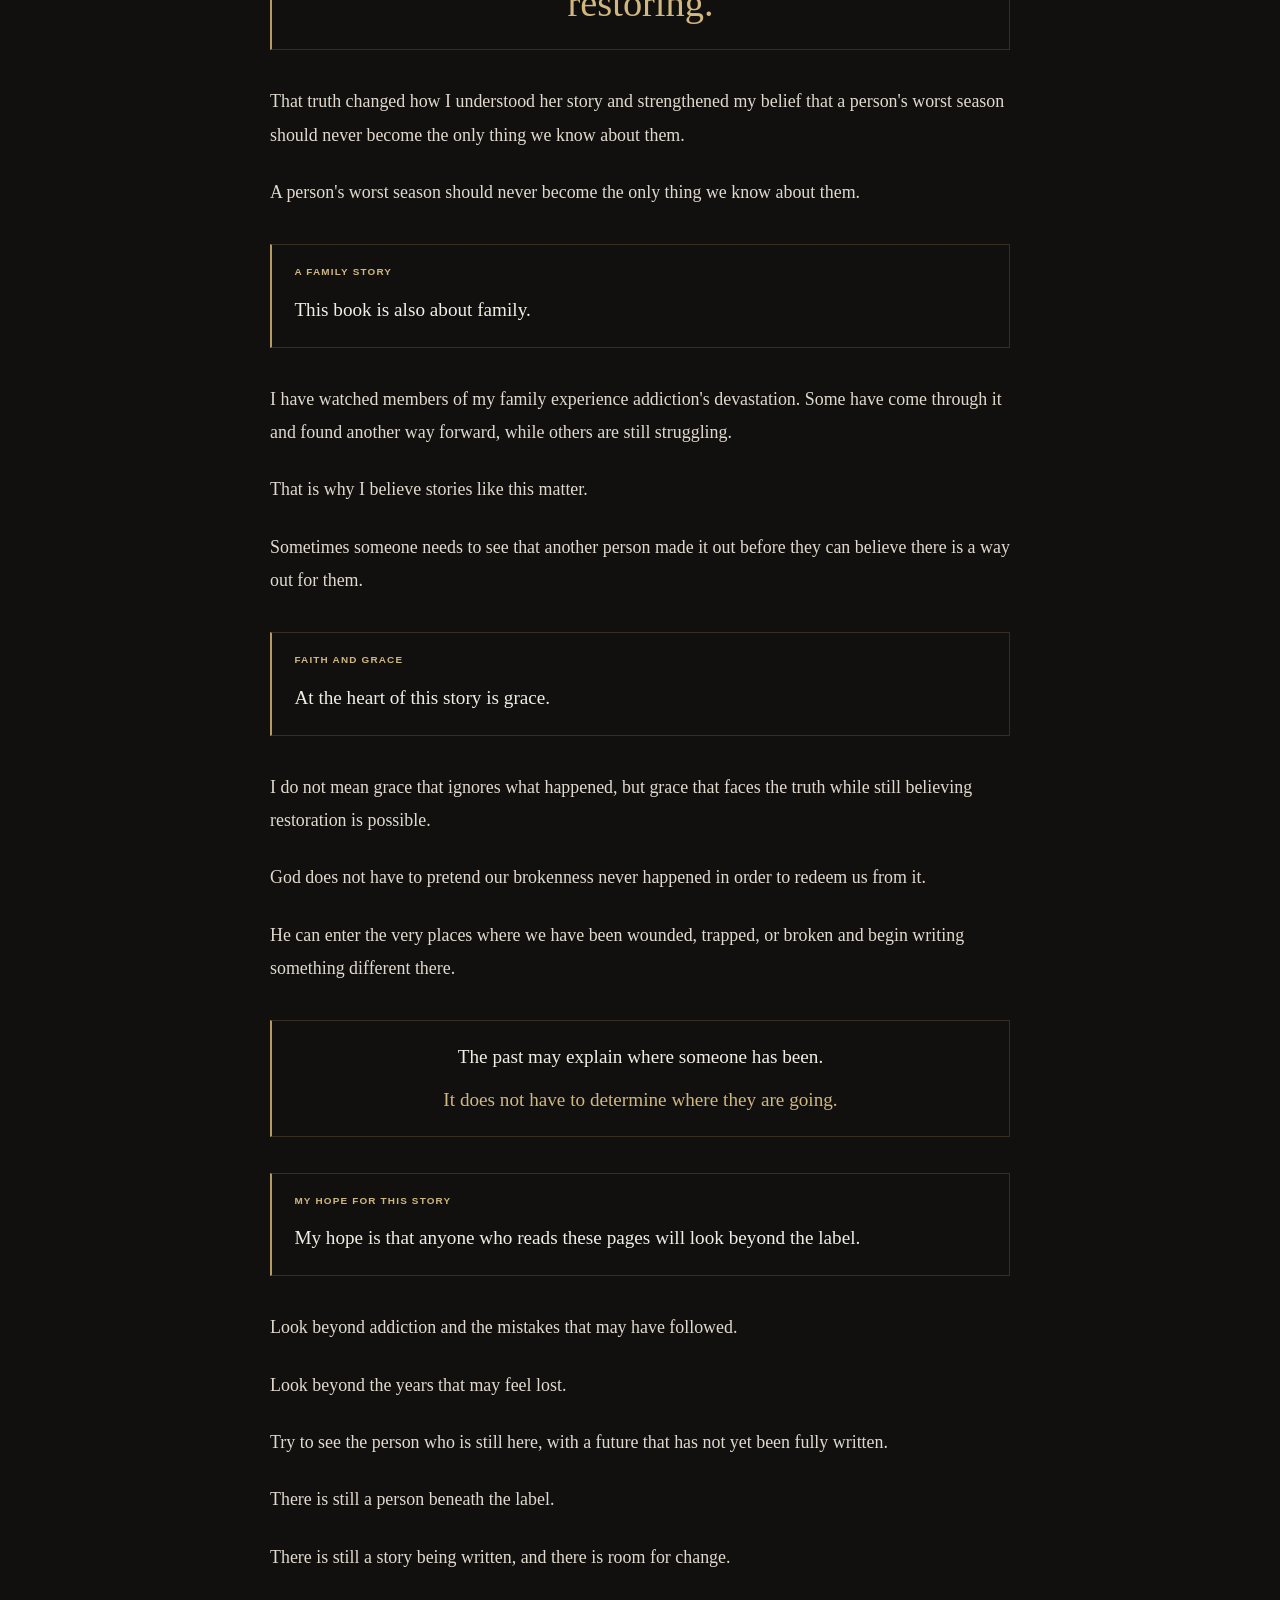
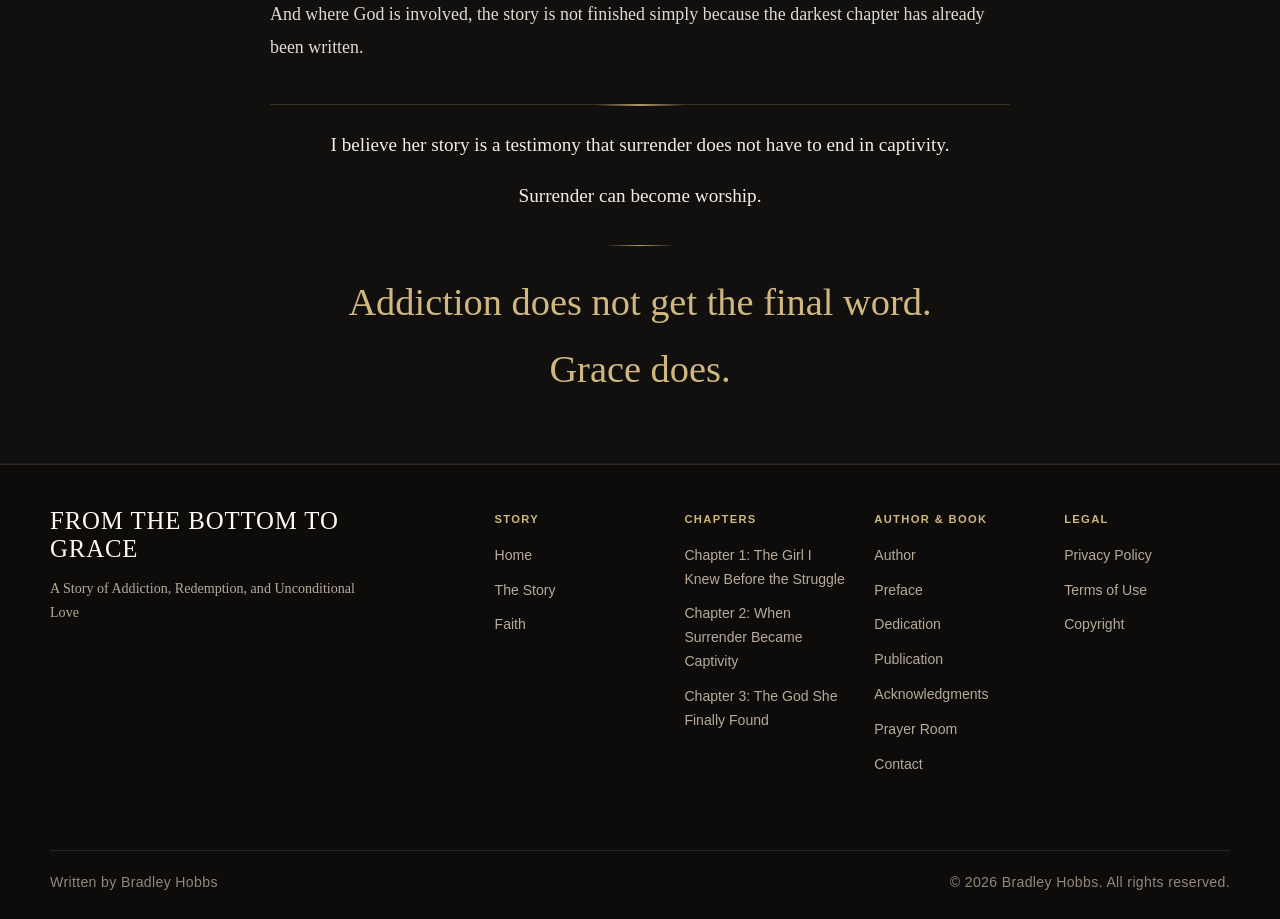
<file: author.html>
<!DOCTYPE html>
<html lang="en">
<head>
  <meta charset="UTF-8">
  <meta name="viewport" content="width=device-width, initial-scale=1.0">

  <title>About the Author | From the Bottom to Grace | Bradley Hobbs</title>

  <meta
    name="description"
    content="Meet Bradley Hobbs, author of From the Bottom to Grace, a story of addiction, redemption, faith, and unconditional love."
  >

  <link rel="stylesheet" href="styles.css?v=20261020-calm1">
</head>

<body>

  <header class="site-header">
    <div class="container navigation">
      <a href="index.html" class="site-logo" aria-label="From the Bottom to Grace Home">
        From the Bottom <span>to Grace</span>
      </a>
      <button class="mobile-menu-toggle" type="button" aria-expanded="false" aria-controls="site-menu" aria-label="Open navigation">
        <span></span><span></span><span></span>
      </button>
      <nav class="main-navigation" id="site-menu" aria-label="Main Navigation">
        <a href="index.html#story">The Story</a>
        <a href="index.html#chapters">Chapters</a>
        <a href="index.html#faith">Faith</a>
        <a href="author.html">Author</a>
        <a href="prayer-room.html">Prayer Room</a>
      </nav>
    </div>
  </header>
  <!-- AUTHOR HERO -->
  <main>

    <section class="chapter-hero author-hero">
      <div class="chapter-hero-overlay"></div>

      <div class="container chapter-hero-content">

        <p class="chapter-number">
          THE AUTHOR
        </p>

        <h1>
          Bradley Hobbs
        </h1>

        <div class="chapter-hero-divider"></div>

        <p class="chapter-hero-description">
          Sometimes the stories that matter most are the ones we are willing
          to tell with honesty.
        </p>

      </div>
    </section>


    <!-- AUTHOR INTRODUCTION -->
    <section class="chapter-introduction">
      <div class="container chapter-reading">

        <p class="chapter-opening">
          I wrote <em>From the Bottom to Grace</em> because some stories cannot
          be understood by looking only at where someone has been.
        </p>

        <p>To understand them fully, we must also consider who they are becoming.</p>

        <p>This story is personal because the woman at its center is my cousin, whom I have known for most of my life. I knew her before addiction became part of her story, and I have witnessed the effects addiction can have on a person and an entire family.</p>

      </div>
    </section>


    <!-- WHY THIS STORY -->
    <section class="chapter-content">
      <div class="container chapter-reading">

        <div class="chapter-reflection">

          <p class="reflection-label">
            WHY I WROTE THIS
          </p>

          <p>
            I did not want to write another story that reduced a person to
            addiction.
          </p>

        </div>

        <p>Addiction can so strongly shape the way people see someone that they forget a whole person existed before the struggle began.</p>

        <p>I wanted to tell a different kind of story, one that recognized the person behind the struggle. I wanted to remember the woman I knew before addiction entered her life while remaining honest about the damage it caused.</p>

        <p>
          Most of all, I wanted to write about what God could still see when
          everyone else could only see the brokenness.
        </p>


        <!-- THE WORSHIPPER -->
        <div class="worshipper-section">

          <p class="worshipper-label">
            WHAT GOD SAW
          </p>

          <p class="worshipper-line">
            He saw a worshipper.
          </p>

          <p class="worshipper-line">He saw someone whose life was still worth restoring.</p>

        </div>


        <p>That truth changed how I understood her story and strengthened my belief that a person's worst season should never become the only thing we know about them.</p>

        <p>
          A person's worst season should never become the only thing we know
          about them.
        </p>


        <!-- FAMILY -->
        <div class="chapter-reflection">

          <p class="reflection-label">
            A FAMILY STORY
          </p>

          <p>
            This book is also about family.
          </p>

        </div>

        <p>I have watched members of my family experience addiction's devastation. Some have come through it and found another way forward, while others are still struggling.</p>

        <p>
          That is why I believe stories like this matter.
        </p>

        <p>
          Sometimes someone needs to see that another person made it out
          before they can believe there is a way out for them.
        </p>


        <!-- FAITH -->
        <div class="chapter-reflection">

          <p class="reflection-label">
            FAITH AND GRACE
          </p>

          <p>
            At the heart of this story is grace.
          </p>

        </div>

        <p>I do not mean grace that ignores what happened, but grace that faces the truth while still believing restoration is possible.</p>

        <p>
          God does not have to pretend our brokenness never happened in order
          to redeem us from it.
        </p>

        <p>He can enter the very places where we have been wounded, trapped, or broken and begin writing something different there.</p>


        <div class="chapter-emphasis-block">

          <p>
            The past may explain where someone has been.
          </p>

          <p>
            It does not have to determine where they are going.
          </p>

        </div>


        <!-- PURPOSE -->
        <div class="chapter-reflection">

          <p class="reflection-label">
            MY HOPE FOR THIS STORY
          </p>

          <p>
            My hope is that anyone who reads these pages will look beyond the
            label.
          </p>

        </div>

        <p>Look beyond addiction and the mistakes that may have followed.</p>

        <p>Look beyond the years that may feel lost.</p>

        <p>Try to see the person who is still here, with a future that has not yet been fully written.</p>

        <p>There is still a person beneath the label.</p>

        <p>There is still a story being written, and there is room for change.</p>

        <p>
          And where God is involved, the story is not finished simply because
          the darkest chapter has already been written.
        </p>


        <!-- FINAL AUTHOR MESSAGE -->
        <div class="chapter-conclusion">

          <p>
            I believe her story is a testimony that surrender does not have
            to end in captivity.
          </p>

          <p>
            Surrender can become worship.
          </p>

          <div class="conclusion-divider"></div>

          <p class="conclusion-final">
            Addiction does not get the final word.
          </p>

          <p class="conclusion-final">
            Grace does.
          </p>

        </div>

      </div>
    </section>


    <!-- RETURN TO STORY -->
    

  </main>


  <!-- FOOTER -->
  
  <!-- =========================================
       SITE FOOTER
       ========================================= -->

  <footer class="site-footer">
    <div class="container footer-inner">
      <div class="footer-brand">
        <div class="footer-title">FROM THE BOTTOM TO GRACE</div>
        <div class="footer-subtitle">A Story of Addiction, Redemption, and Unconditional Love</div>
      </div>

      <div class="footer-links">

        <div class="footer-resource-group">
          <div class="footer-resource-title">STORY</div>
          <a href="index.html">Home</a>
          <a href="index.html#story">The Story</a>
          <a href="index.html#faith">Faith</a>
        </div>

        <div class="footer-resource-group">
          <div class="footer-resource-title">CHAPTERS</div>
          <a href="chapter-1.html">Chapter 1: The Girl I Knew Before the Struggle</a>
          <a href="chapter-2.html">Chapter 2: When Surrender Became Captivity</a>
          <a href="chapter-3.html">Chapter 3: The God She Finally Found</a>
        </div>

        <div class="footer-resource-group">
          <div class="footer-resource-title">AUTHOR &amp; BOOK</div>
          <a href="author.html">Author</a>
          <a href="preface.html">Preface</a>
          <a href="dedication.html">Dedication</a>
          <a href="publication.html">Publication</a>
          <a href="acknowledgments.html">Acknowledgments</a>
          <a href="prayer-room.html">Prayer Room</a>
          <a href="contact.html">Contact</a>
        </div>

        <div class="footer-resource-group">
          <div class="footer-resource-title">LEGAL</div>
          <a href="privacy.html">Privacy Policy</a>
          <a href="terms.html">Terms of Use</a>
          <a href="copyright.html">Copyright</a>
        </div>

      </div>

      <div class="footer-bottom">
        <p>Written by Bradley Hobbs</p>
        <p>&copy; 2026 Bradley Hobbs. All rights reserved.</p>
      </div>
    </div>
  </footer>

  <script src="site.js"></script>
</body>
</html>
</file>
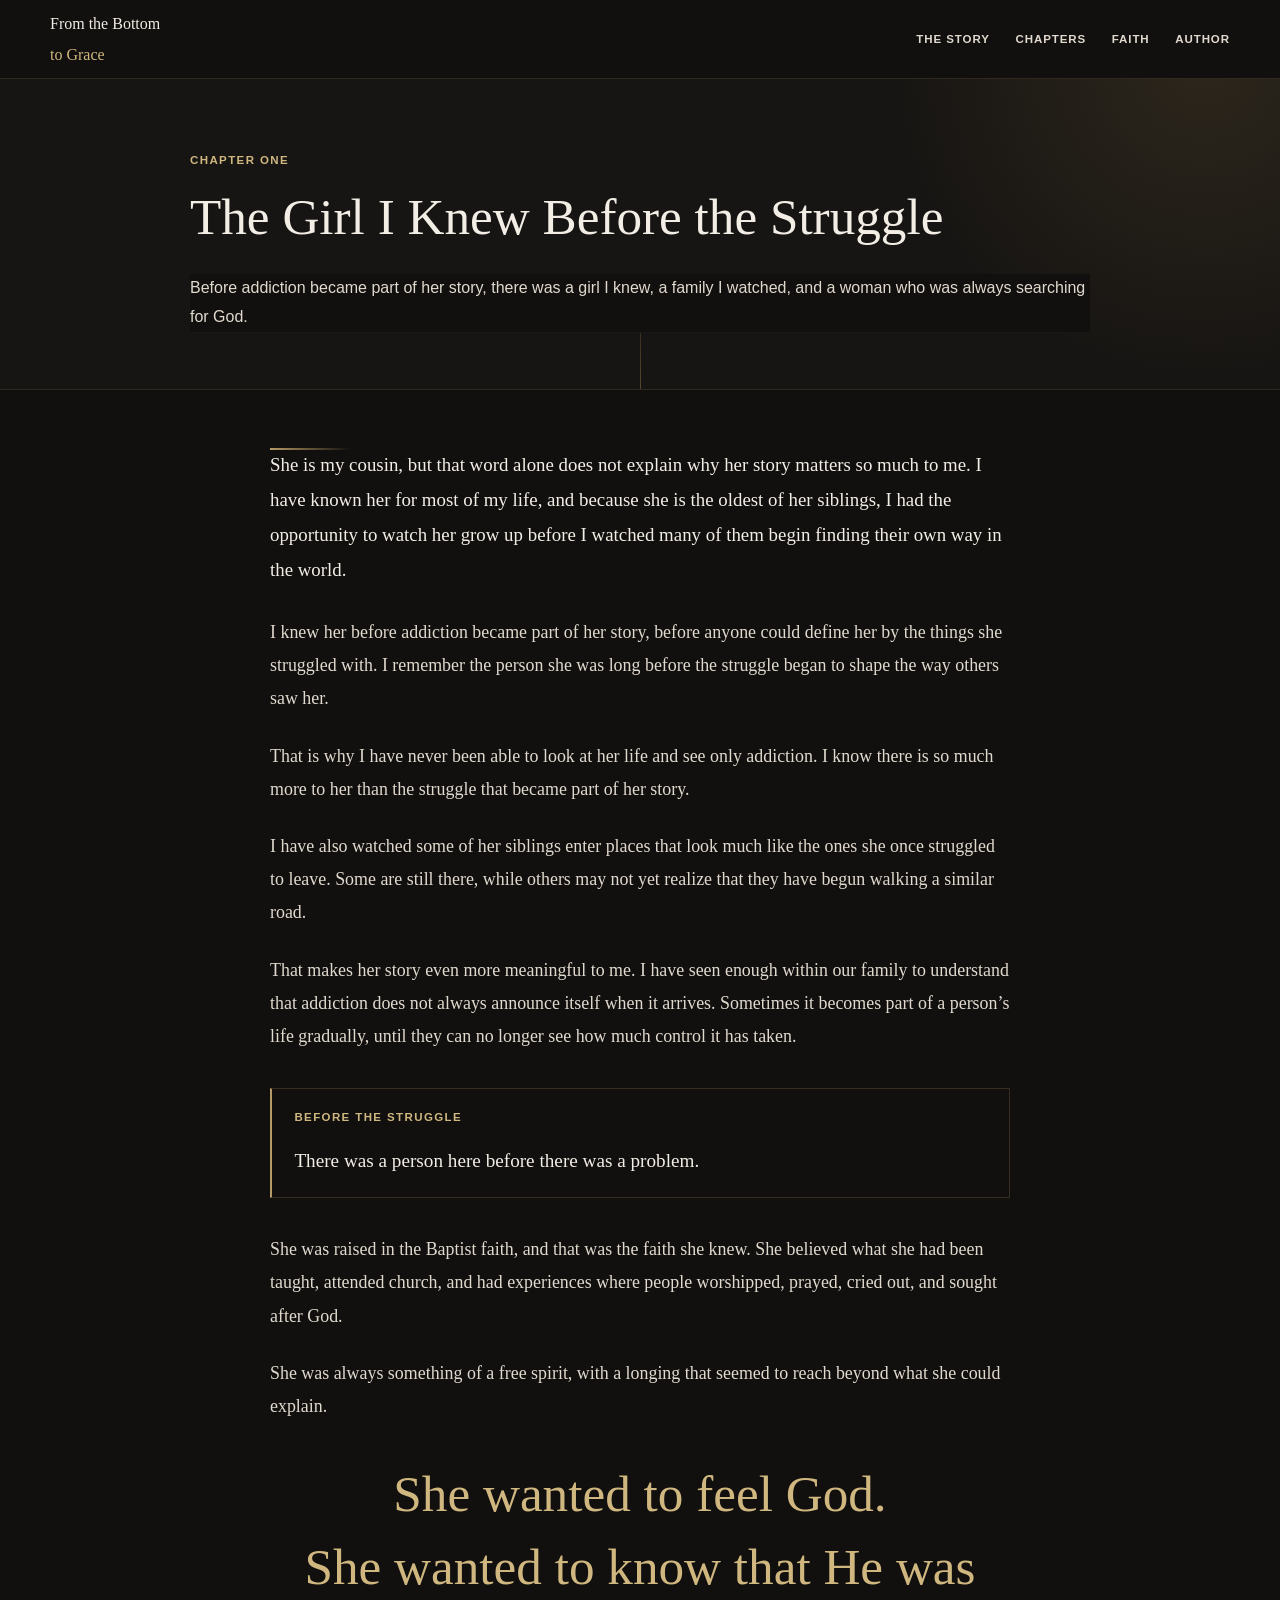
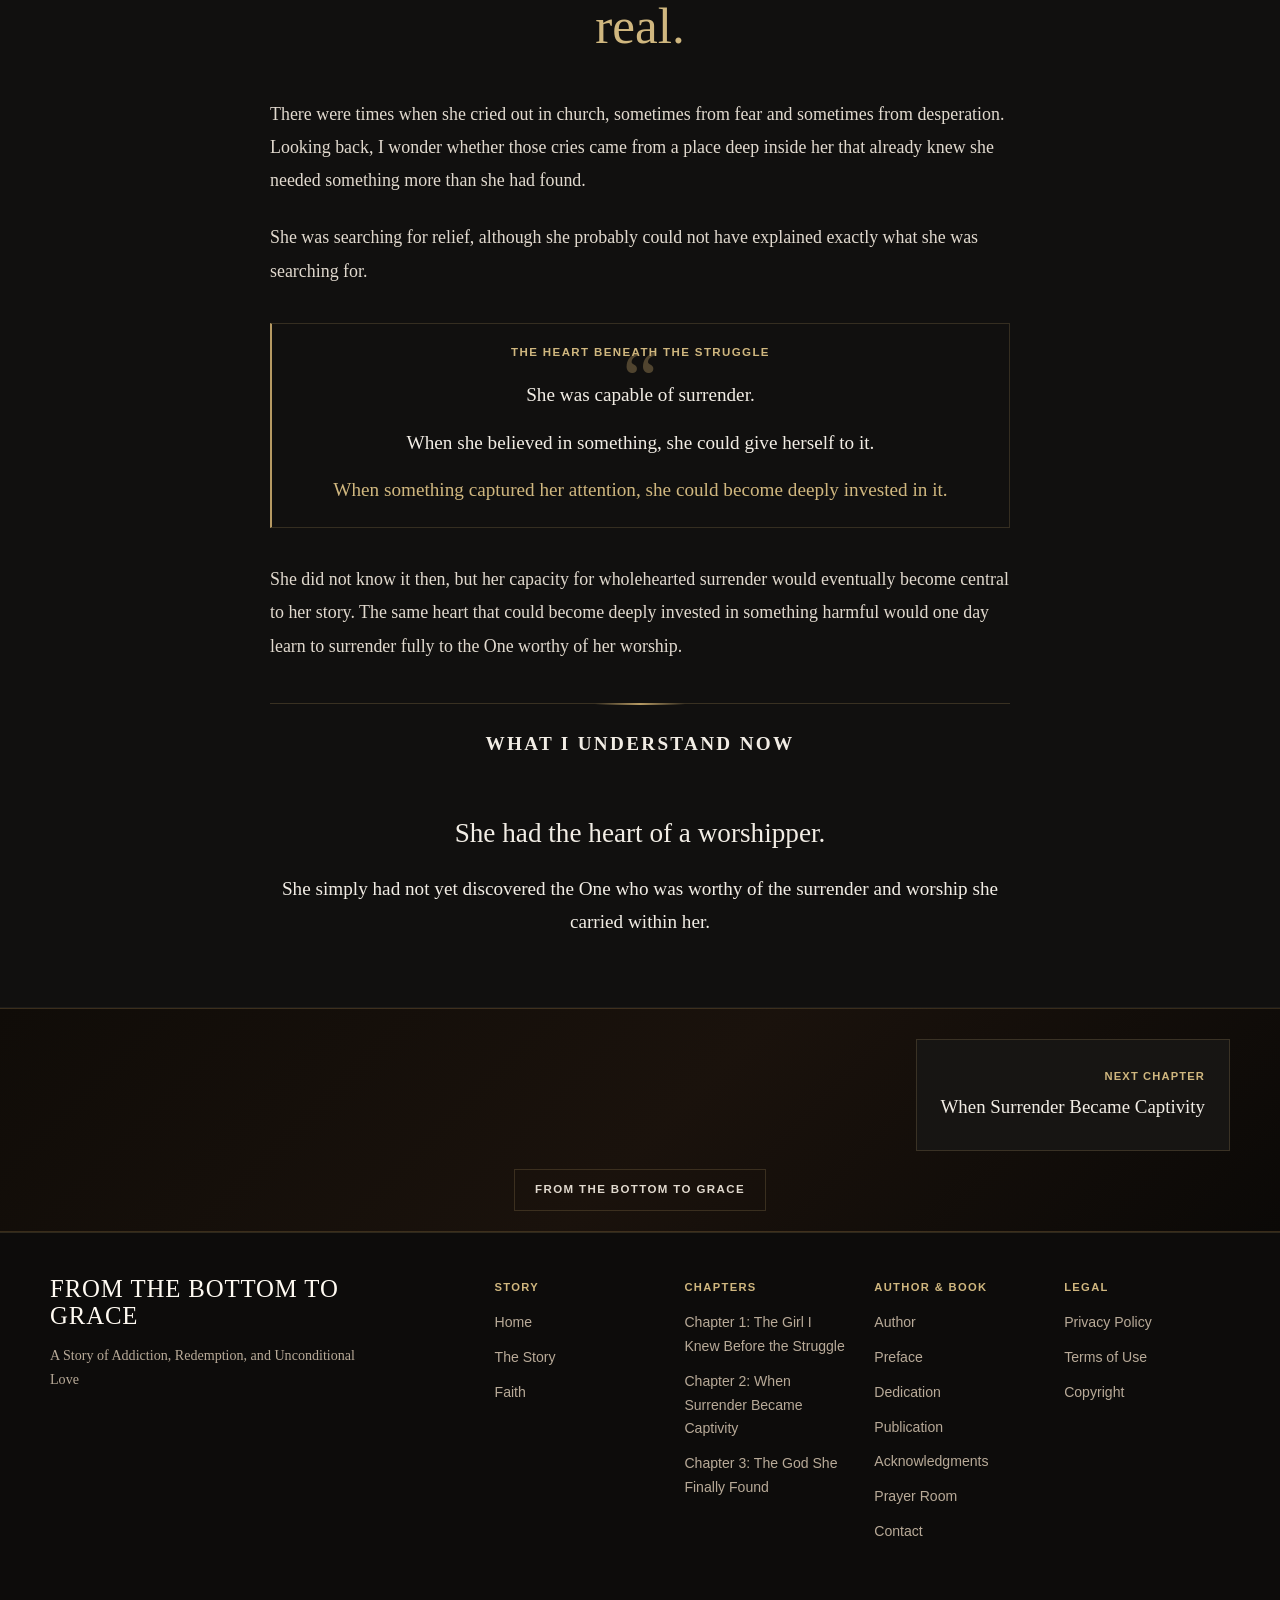
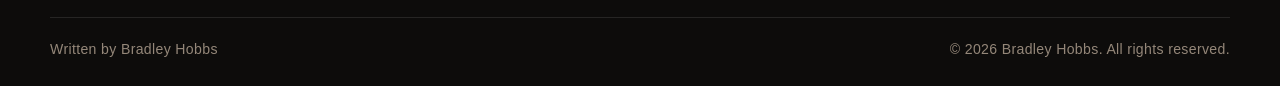
<file: chapter-1.html>
<!DOCTYPE html>
<html lang="en">

<head>

  <meta charset="UTF-8">

  <meta
    name="viewport"
    content="width=device-width, initial-scale=1.0"
  >

  <meta
    name="description"
    content="Chapter One of From the Bottom to Grace by Bradley Hobbs. The Girl I Knew Before the Struggle."
  >

  <meta
    name="author"
    content="Bradley Hobbs"
  >

  <title>
    Chapter One | The Girl I Knew Before the Struggle | From the Bottom to Grace
  </title>

  <link
    rel="stylesheet"
    href="styles.css?v=20261020-calm1"
  >

</head>


<body>


  <!-- =========================================
       HEADER
       ========================================= -->

  <header class="site-header">
    <div class="container navigation">
      <a href="index.html" class="site-logo" aria-label="From the Bottom to Grace Home">
        From the Bottom <span>to Grace</span>
      </a>

      <button class="mobile-menu-toggle" type="button" aria-expanded="false" aria-controls="site-menu" aria-label="Open navigation">
        <span></span><span></span><span></span>
      </button>

      <nav class="main-navigation" id="site-menu" aria-label="Main Navigation">
        <a href="index.html#story">The Story</a>
        <a href="index.html#chapters">Chapters</a>
        <a href="index.html#faith">Faith</a>
        <a href="author.html">Author</a>
      </nav>
    </div>
  </header>



  <!-- =========================================
       MAIN CONTENT
       ========================================= -->

  <main>


    <!-- =========================================
         CHAPTER HERO
         ========================================= -->

    <section class="chapter-hero">

      <div class="container chapter-hero-content">

        <p class="section-kicker">
          Chapter One
        </p>

        <h1>
          The Girl I Knew
          <span>Before the Struggle</span>
        </h1>

        <p class="chapter-introduction">
          Before addiction became part of her story,
          there was a girl I knew, a family I watched,
          and a woman who was always searching for God.
        </p>

      </div>

    </section>



    <!-- =========================================
         CHAPTER READING
         ========================================= -->

    <article class="chapter-content">

      <div class="container chapter-reading">


        <!-- =====================================
             OPENING
             ===================================== -->

        <p class="chapter-opening">She is my cousin, but that word alone does not explain why her story matters so much to me. I have known her for most of my life, and because she is the oldest of her siblings, I had the opportunity to watch her grow up before I watched many of them begin finding their own way in the world.</p>


        <p>I knew her before addiction became part of her story, before anyone could define her by the things she struggled with. I remember the person she was long before the struggle began to shape the way others saw her.</p>


        <p>That is why I have never been able to look at her life and see only addiction. I know there is so much more to her than the struggle that became part of her story.</p>


        <p>I have also watched some of her siblings enter places that look much like the ones she once struggled to leave. Some are still there, while others may not yet realize that they have begun walking a similar road.</p>


        <p>That makes her story even more meaningful to me. I have seen enough within our family to understand that addiction does not always announce itself when it arrives. Sometimes it becomes part of a person’s life gradually, until they can no longer see how much control it has taken.</p>



        <!-- =====================================
             REFLECTION
             ===================================== -->

        <div class="chapter-reflection">

          <p class="section-kicker">
            Before the struggle
          </p>

          <p>
            There was a person here before there was a problem.
          </p>

        </div>



        <!-- =====================================
             FAITH BACKGROUND
             ===================================== -->

        <p>
          She was raised in the Baptist faith, and that was the faith she
          knew. She believed what she had been taught, attended church, and
          had experiences where people worshipped, prayed, cried out, and
          sought after God.
        </p>


        <p>She was always something of a free spirit, with a longing that seemed to reach beyond what she could explain.</p>


        <p class="chapter-emphasis">
          She wanted to feel God.
        </p>


        <p class="chapter-emphasis">
          She wanted to know that He was real.
        </p>


        <p>There were times when she cried out in church, sometimes from fear and sometimes from desperation. Looking back, I wonder whether those cries came from a place deep inside her that already knew she needed something more than she had found.</p>


        <p>
          She was searching for relief, although she probably could not have
          explained exactly what she was searching for.
        </p>



        <!-- =====================================
             WORSHIPPER REFLECTION
             ===================================== -->

        <div class="worshipper-section">

          <p class="section-kicker">
            The heart beneath the struggle
          </p>

          <blockquote>

            <p>
              She was capable of surrender.
            </p>

            <p>
              When she believed in something, she could give herself to it.
            </p>

            <p>
              When something captured her attention, she could become deeply
              invested in it.
            </p>

          </blockquote>

        </div>



        <!-- =====================================
             CONTINUING THE STORY
             ===================================== -->

        <p>She did not know it then, but her capacity for wholehearted surrender would eventually become central to her story. The same heart that could become deeply invested in something harmful would one day learn to surrender fully to the One worthy of her worship.</p>



        <!-- =====================================
             CHAPTER CONCLUSION
             ===================================== -->

        <div class="chapter-conclusion">

          <p class="section-kicker">
            What I understand now
          </p>

          <h2>
            She had the heart of a worshipper.
          </h2>

          <p>She simply had not yet discovered the One who was worthy of the surrender and worship she carried within her.</p>

        </div>


      </div>

    </article>



    <!-- =========================================
         CHAPTER NAVIGATION
         ========================================= -->

    <section class="chapter-navigation">
      <div class="container book-navigation-inner">
        <div class="book-nav-spacer" aria-hidden="true"></div>
        <a href="index.html" class="book-nav-home">From the Bottom to Grace</a>
        <a href="chapter-2.html" class="book-nav-link book-nav-next">
          <span class="book-nav-label">Next Chapter</span>
          <span class="book-nav-title">When Surrender Became Captivity</span>
        </a>
      </div>
    </section>


  </main>



  <!-- =========================================
       FOOTER
       ========================================= -->

  
  <!-- =========================================
       SITE FOOTER
       ========================================= -->

  <footer class="site-footer">
    <div class="container footer-inner">
      <div class="footer-brand">
        <div class="footer-title">FROM THE BOTTOM TO GRACE</div>
        <div class="footer-subtitle">A Story of Addiction, Redemption, and Unconditional Love</div>
      </div>

      <div class="footer-links">

        <div class="footer-resource-group">
          <div class="footer-resource-title">STORY</div>
          <a href="index.html">Home</a>
          <a href="index.html#story">The Story</a>
          <a href="index.html#faith">Faith</a>
        </div>

        <div class="footer-resource-group">
          <div class="footer-resource-title">CHAPTERS</div>
          <a href="chapter-1.html">Chapter 1: The Girl I Knew Before the Struggle</a>
          <a href="chapter-2.html">Chapter 2: When Surrender Became Captivity</a>
          <a href="chapter-3.html">Chapter 3: The God She Finally Found</a>
        </div>

        <div class="footer-resource-group">
          <div class="footer-resource-title">AUTHOR &amp; BOOK</div>
          <a href="author.html">Author</a>
          <a href="preface.html">Preface</a>
          <a href="dedication.html">Dedication</a>
          <a href="publication.html">Publication</a>
          <a href="acknowledgments.html">Acknowledgments</a>
          <a href="prayer-room.html">Prayer Room</a>
          <a href="contact.html">Contact</a>
        </div>

        <div class="footer-resource-group">
          <div class="footer-resource-title">LEGAL</div>
          <a href="privacy.html">Privacy Policy</a>
          <a href="terms.html">Terms of Use</a>
          <a href="copyright.html">Copyright</a>
        </div>

      </div>

      <div class="footer-bottom">
        <p>Written by Bradley Hobbs</p>
        <p>&copy; 2026 Bradley Hobbs. All rights reserved.</p>
      </div>
    </div>
  </footer>


  <script src="site.js"></script>
</body>
</html>
</file>
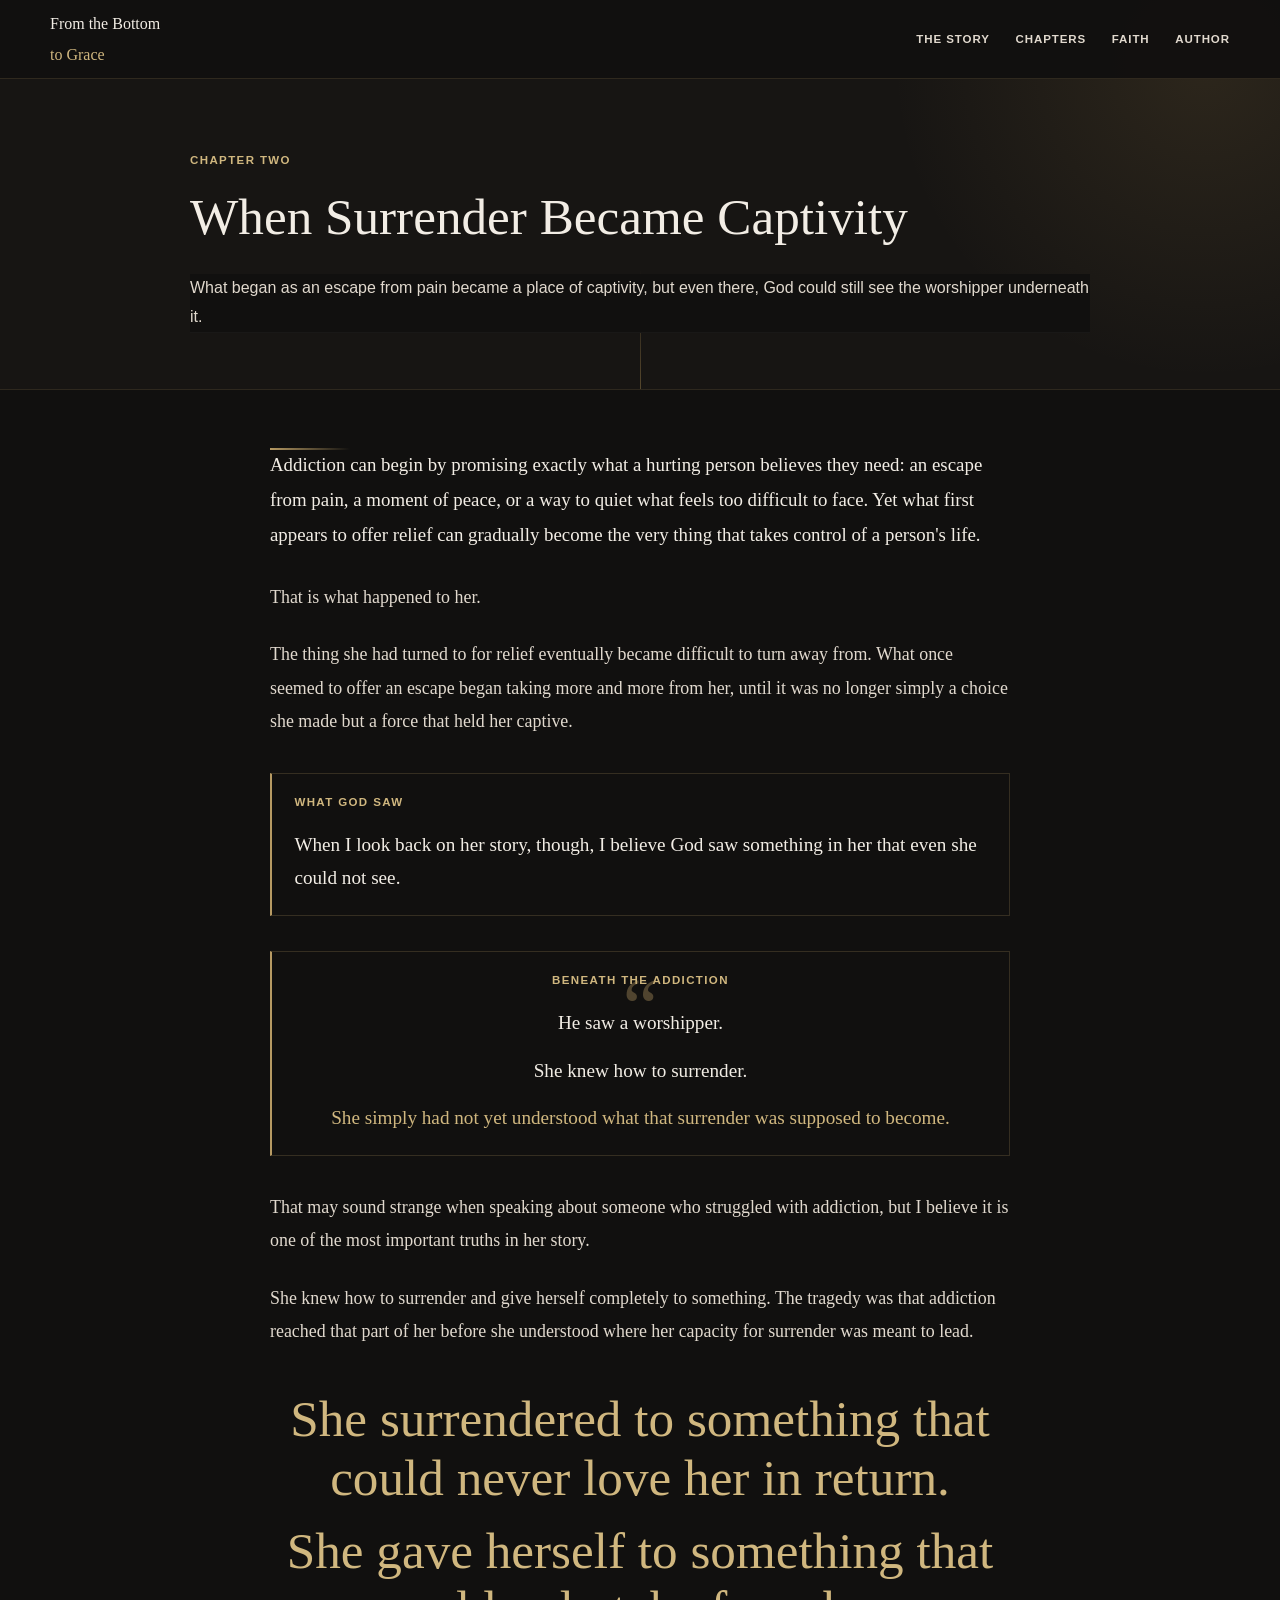
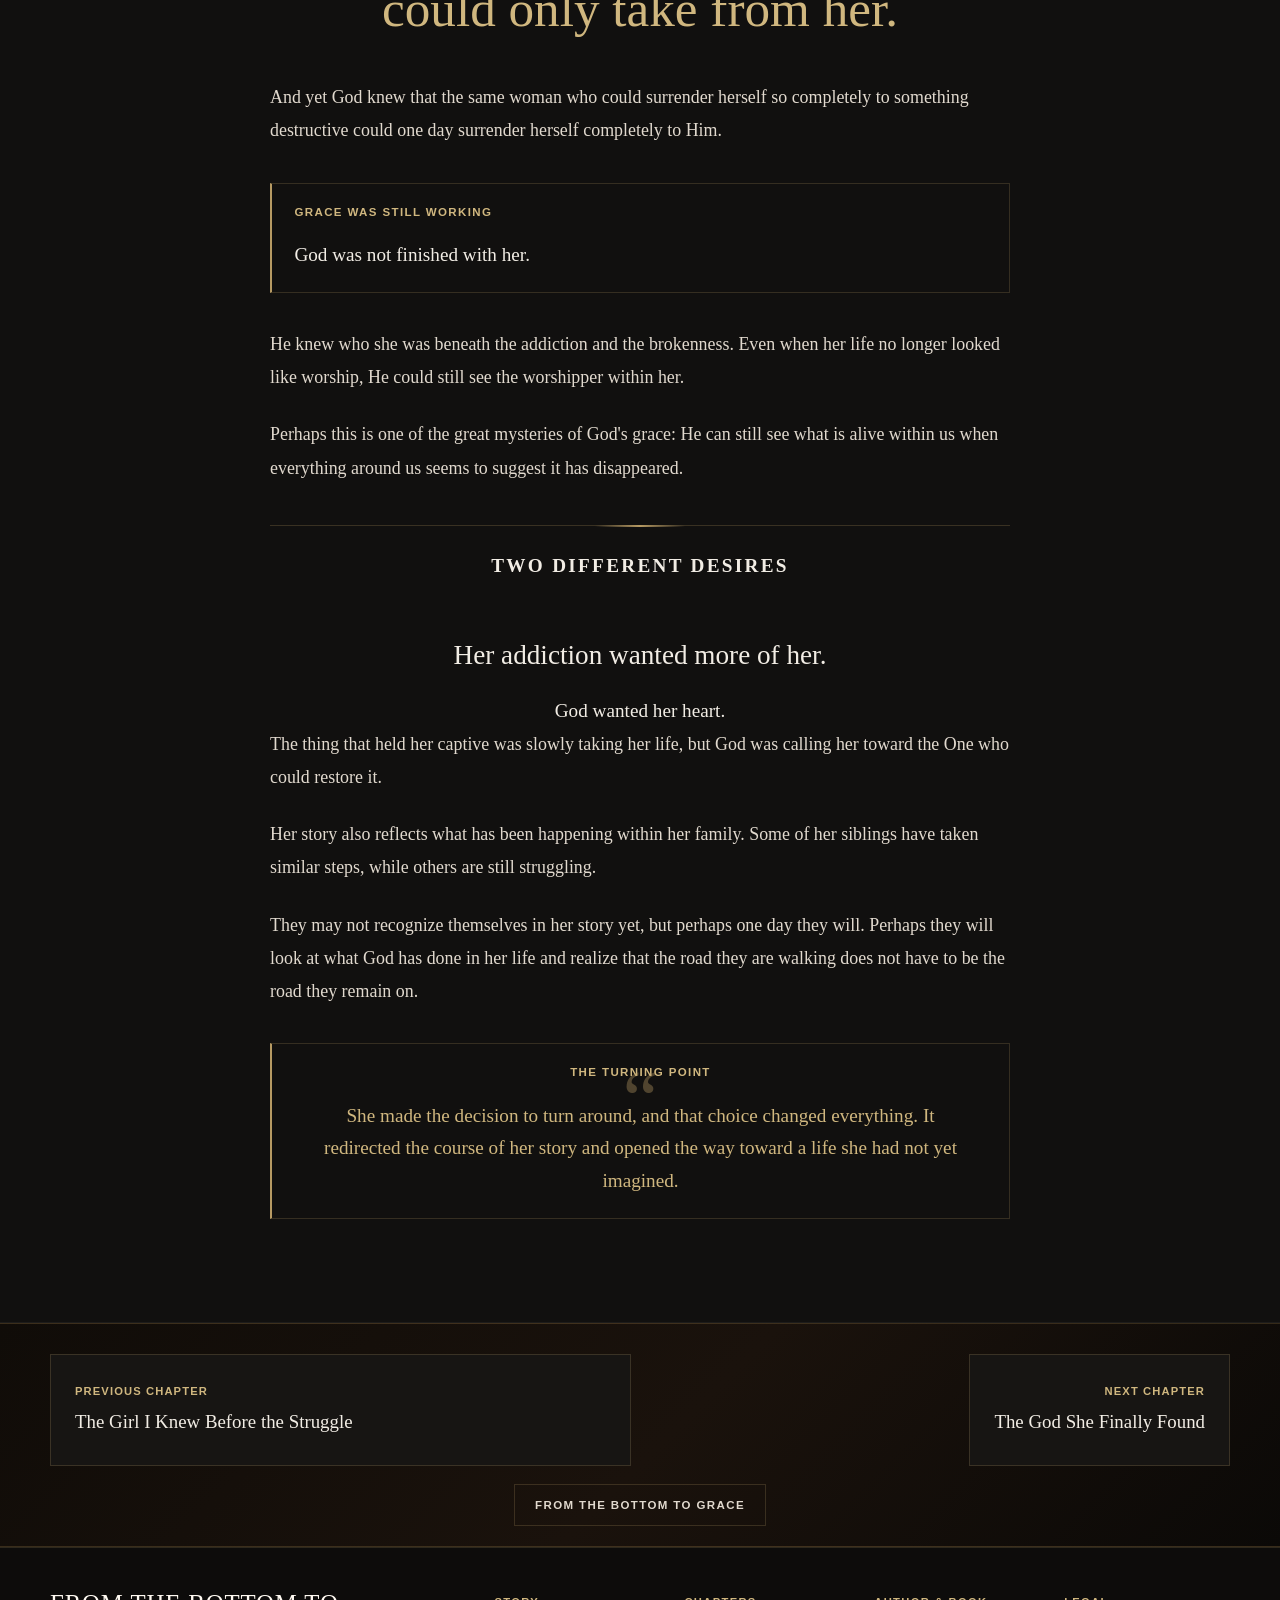
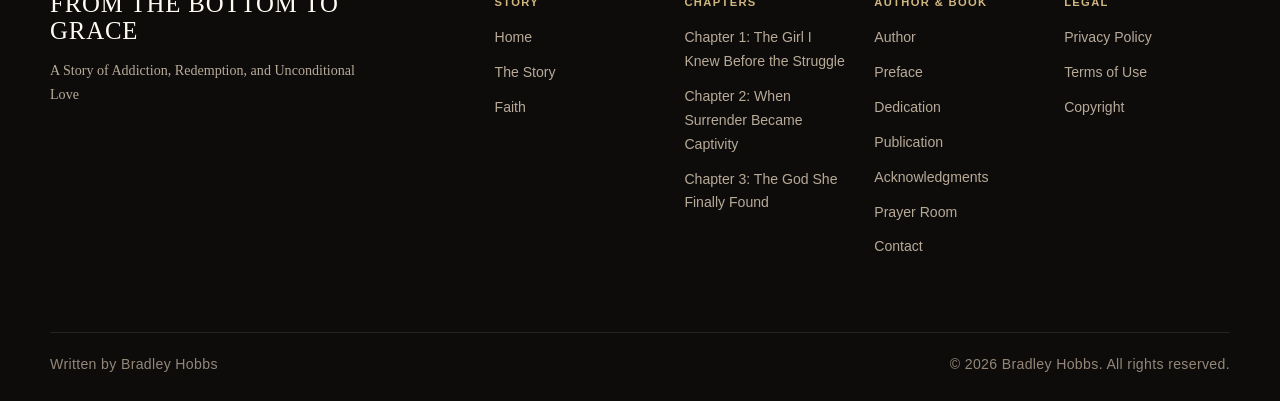
<file: chapter-2.html>
<!DOCTYPE html>
<html lang="en">

<head>

  <meta charset="UTF-8">

  <meta
    name="viewport"
    content="width=device-width, initial-scale=1.0"
  >

  <meta
    name="description"
    content="Chapter Two of From the Bottom to Grace by Bradley Hobbs. When Surrender Became Captivity."
  >

  <meta
    name="author"
    content="Bradley Hobbs"
  >

  <title>
    Chapter Two | When Surrender Became Captivity | From the Bottom to Grace
  </title>

  <link
    rel="stylesheet"
    href="styles.css?v=20261020-calm1"
  >

</head>


<body>


  <!-- =========================================
       HEADER
       ========================================= -->

  <header class="site-header">
    <div class="container navigation">
      <a href="index.html" class="site-logo" aria-label="From the Bottom to Grace Home">
        From the Bottom <span>to Grace</span>
      </a>

      <button class="mobile-menu-toggle" type="button" aria-expanded="false" aria-controls="site-menu" aria-label="Open navigation">
        <span></span><span></span><span></span>
      </button>

      <nav class="main-navigation" id="site-menu" aria-label="Main Navigation">
        <a href="index.html#story">The Story</a>
        <a href="index.html#chapters">Chapters</a>
        <a href="index.html#faith">Faith</a>
        <a href="author.html">Author</a>
      </nav>
    </div>
  </header>



  <!-- =========================================
       MAIN CONTENT
       ========================================= -->

  <main>


    <!-- =========================================
         CHAPTER HERO
         ========================================= -->

    <section class="chapter-hero">

      <div class="container chapter-hero-content">

        <p class="section-kicker">
          Chapter Two
        </p>

        <h1>
          When Surrender
          <span>Became Captivity</span>
        </h1>

        <p class="chapter-introduction">
          What began as an escape from pain became a place of captivity,
          but even there, God could still see the worshipper underneath it.
        </p>

      </div>

    </section>



    <!-- =========================================
         CHAPTER CONTENT
         ========================================= -->

    <article class="chapter-content">

      <div class="container chapter-reading">


        <!-- =====================================
             OPENING
             ===================================== -->

        <p class="chapter-opening">Addiction can begin by promising exactly what a hurting person believes they need: an escape from pain, a moment of peace, or a way to quiet what feels too difficult to face. Yet what first appears to offer relief can gradually become the very thing that takes control of a person's life.</p>


        <p>
          That is what happened to her.
        </p>


        <p>The thing she had turned to for relief eventually became difficult to turn away from. What once seemed to offer an escape began taking more and more from her, until it was no longer simply a choice she made but a force that held her captive.</p>



        <!-- =====================================
             GOD SAW WHAT WAS BENEATH IT
             ===================================== -->

        <div class="chapter-reflection">

          <p class="section-kicker">
            What God saw
          </p>

          <p>
            When I look back on her story, though, I believe God saw
            something in her that even she could not see.
          </p>

        </div>


        <!-- =====================================
             THE WORSHIPPER
             ===================================== -->

        <div class="worshipper-section">

          <p class="section-kicker">
            Beneath the addiction
          </p>

          <blockquote>

            <p>
              He saw a worshipper.
            </p>

            <p>
              She knew how to surrender.
            </p>

            <p>
              She simply had not yet understood what that surrender
              was supposed to become.
            </p>

          </blockquote>

        </div>



        <!-- =====================================
             CONTINUING THE STORY
             ===================================== -->

        <p>That may sound strange when speaking about someone who struggled with addiction, but I believe it is one of the most important truths in her story.</p>


        <p>She knew how to surrender and give herself completely to something. The tragedy was that addiction reached that part of her before she understood where her capacity for surrender was meant to lead.</p>


        <p class="chapter-emphasis">She surrendered to something that could never love her in return.</p>


        <p class="chapter-emphasis">She gave herself to something that could only take from her.</p>


        <p>
          And yet God knew that the same woman who could surrender herself
          so completely to something destructive could one day surrender
          herself completely to Him.
        </p>



        <!-- =====================================
             GOD WAS NOT FINISHED
             ===================================== -->

        <div class="chapter-reflection">

          <p class="section-kicker">
            Grace was still working
          </p>

          <p>
            God was not finished with her.
          </p>

        </div>


        <p>He knew who she was beneath the addiction and the brokenness. Even when her life no longer looked like worship, He could still see the worshipper within her.</p>


        <p>Perhaps this is one of the great mysteries of God's grace: He can still see what is alive within us when everything around us seems to suggest it has disappeared.</p>



        <!-- =====================================
             TWO DIRECTIONS
             ===================================== -->

        <div class="chapter-conclusion">

          <p class="section-kicker">
            Two different desires
          </p>

          <h2>
            Her addiction wanted more of her.
          </h2>

          <p>
            God wanted her heart.
          </p>

        </div>


        <!-- =====================================
             THE CALL TOWARD LIFE
             ===================================== -->

        <p>
          The thing that held her captive was slowly taking her life, but
          God was calling her toward the One who could restore it.
        </p>


        <p>Her story also reflects what has been happening within her family. Some of her siblings have taken similar steps, while others are still struggling.</p>


        <p>
          They may not recognize themselves in her story yet, but perhaps
          one day they will. Perhaps they will look at what God has done in
          her life and realize that the road they are walking does not have
          to be the road they remain on.
        </p>



        <!-- =====================================
             TURNING AROUND
             ===================================== -->

        <div class="worshipper-section">

          <p class="section-kicker">
            The turning point
          </p>

          <blockquote>

            <p>She made the decision to turn around, and that choice changed everything. It redirected the course of her story and opened the way toward a life she had not yet imagined.</p>

          </blockquote>

        </div>


      </div>

    </article>



    <!-- =========================================
         CHAPTER NAVIGATION
         ========================================= -->

    <section class="chapter-navigation">
      <div class="container book-navigation-inner">
        <a href="chapter-1.html" class="book-nav-link book-nav-prev">
          <span class="book-nav-label">Previous Chapter</span>
          <span class="book-nav-title">The Girl I Knew Before the Struggle</span>
        </a>
        <a href="index.html" class="book-nav-home">From the Bottom to Grace</a>
        <a href="chapter-3.html" class="book-nav-link book-nav-next">
          <span class="book-nav-label">Next Chapter</span>
          <span class="book-nav-title">The God She Finally Found</span>
        </a>
      </div>
    </section>


  </main>



  <!-- =========================================
       FOOTER
       ========================================= -->

  
  <!-- =========================================
       SITE FOOTER
       ========================================= -->

  <footer class="site-footer">
    <div class="container footer-inner">
      <div class="footer-brand">
        <div class="footer-title">FROM THE BOTTOM TO GRACE</div>
        <div class="footer-subtitle">A Story of Addiction, Redemption, and Unconditional Love</div>
      </div>

      <div class="footer-links">

        <div class="footer-resource-group">
          <div class="footer-resource-title">STORY</div>
          <a href="index.html">Home</a>
          <a href="index.html#story">The Story</a>
          <a href="index.html#faith">Faith</a>
        </div>

        <div class="footer-resource-group">
          <div class="footer-resource-title">CHAPTERS</div>
          <a href="chapter-1.html">Chapter 1: The Girl I Knew Before the Struggle</a>
          <a href="chapter-2.html">Chapter 2: When Surrender Became Captivity</a>
          <a href="chapter-3.html">Chapter 3: The God She Finally Found</a>
        </div>

        <div class="footer-resource-group">
          <div class="footer-resource-title">AUTHOR &amp; BOOK</div>
          <a href="author.html">Author</a>
          <a href="preface.html">Preface</a>
          <a href="dedication.html">Dedication</a>
          <a href="publication.html">Publication</a>
          <a href="acknowledgments.html">Acknowledgments</a>
          <a href="prayer-room.html">Prayer Room</a>
          <a href="contact.html">Contact</a>
        </div>

        <div class="footer-resource-group">
          <div class="footer-resource-title">LEGAL</div>
          <a href="privacy.html">Privacy Policy</a>
          <a href="terms.html">Terms of Use</a>
          <a href="copyright.html">Copyright</a>
        </div>

      </div>

      <div class="footer-bottom">
        <p>Written by Bradley Hobbs</p>
        <p>&copy; 2026 Bradley Hobbs. All rights reserved.</p>
      </div>
    </div>
  </footer>


  <script src="site.js"></script>
</body>
</html>
</file>
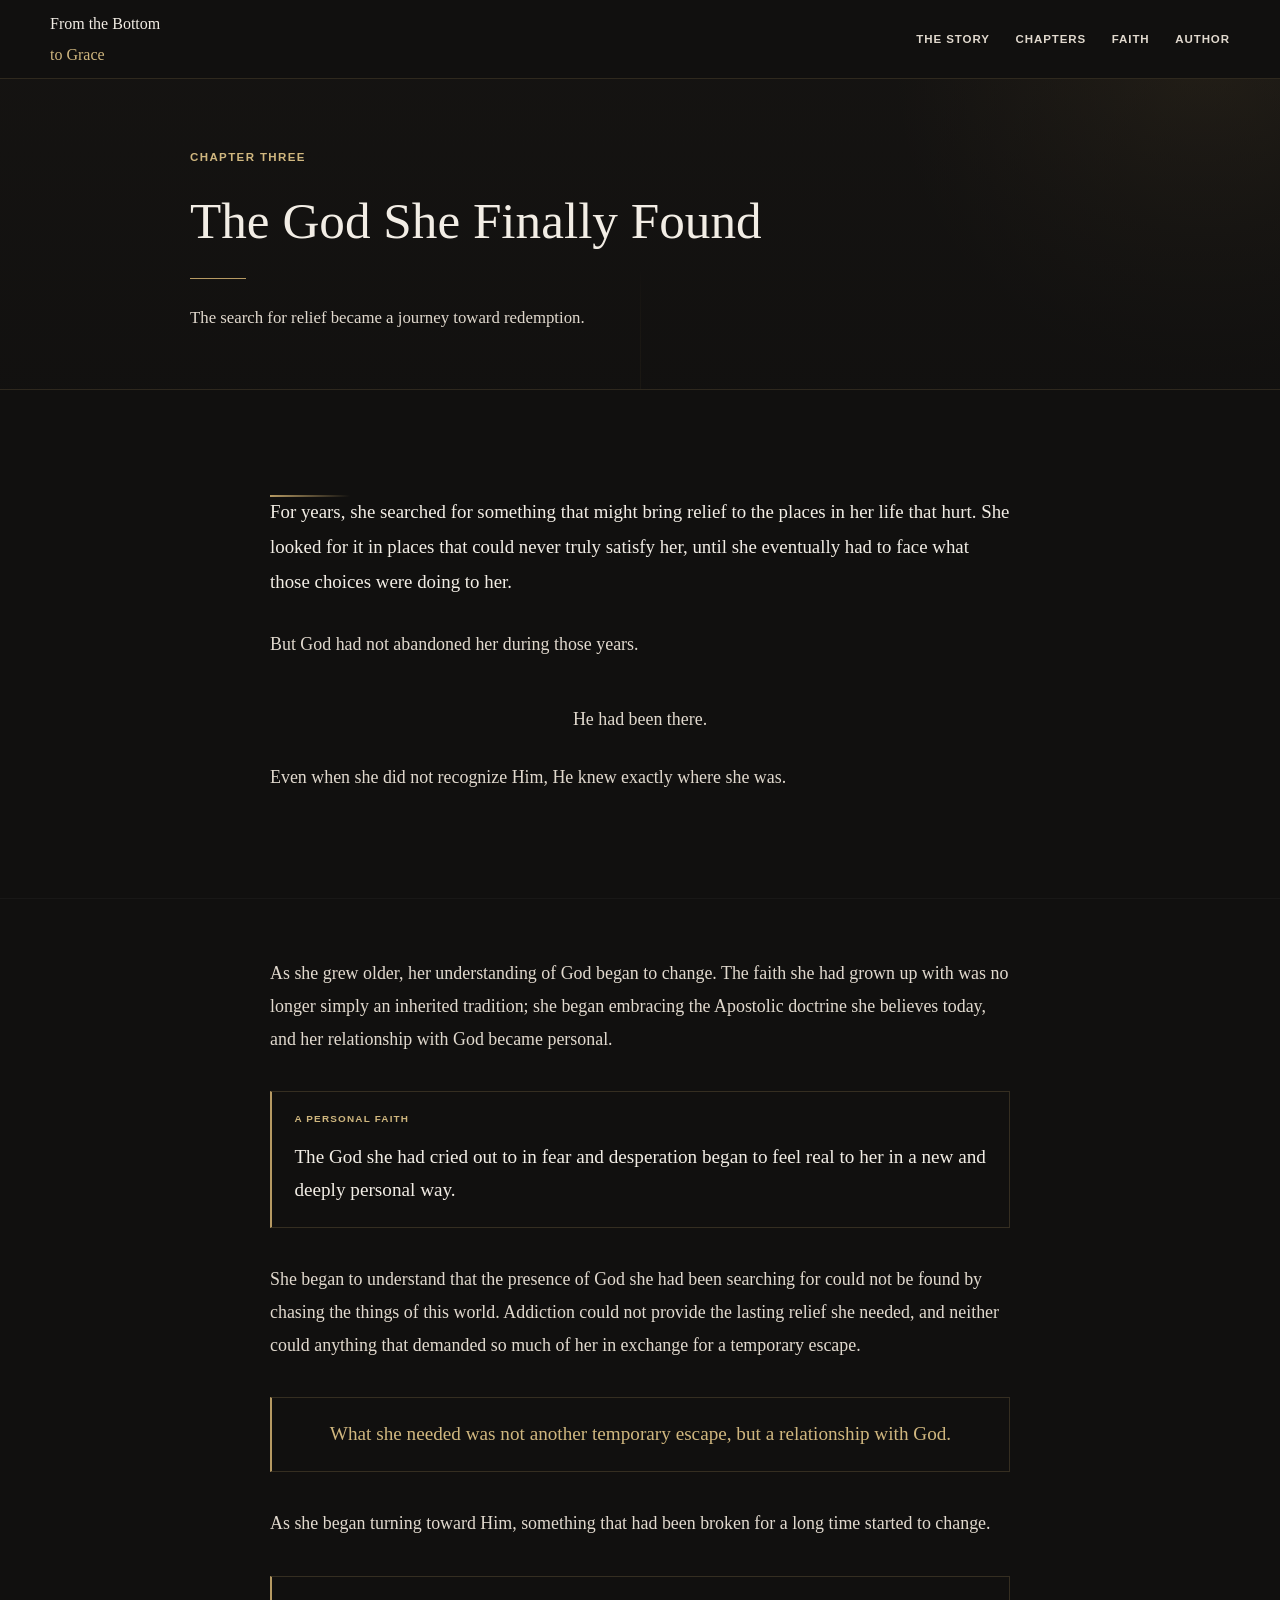
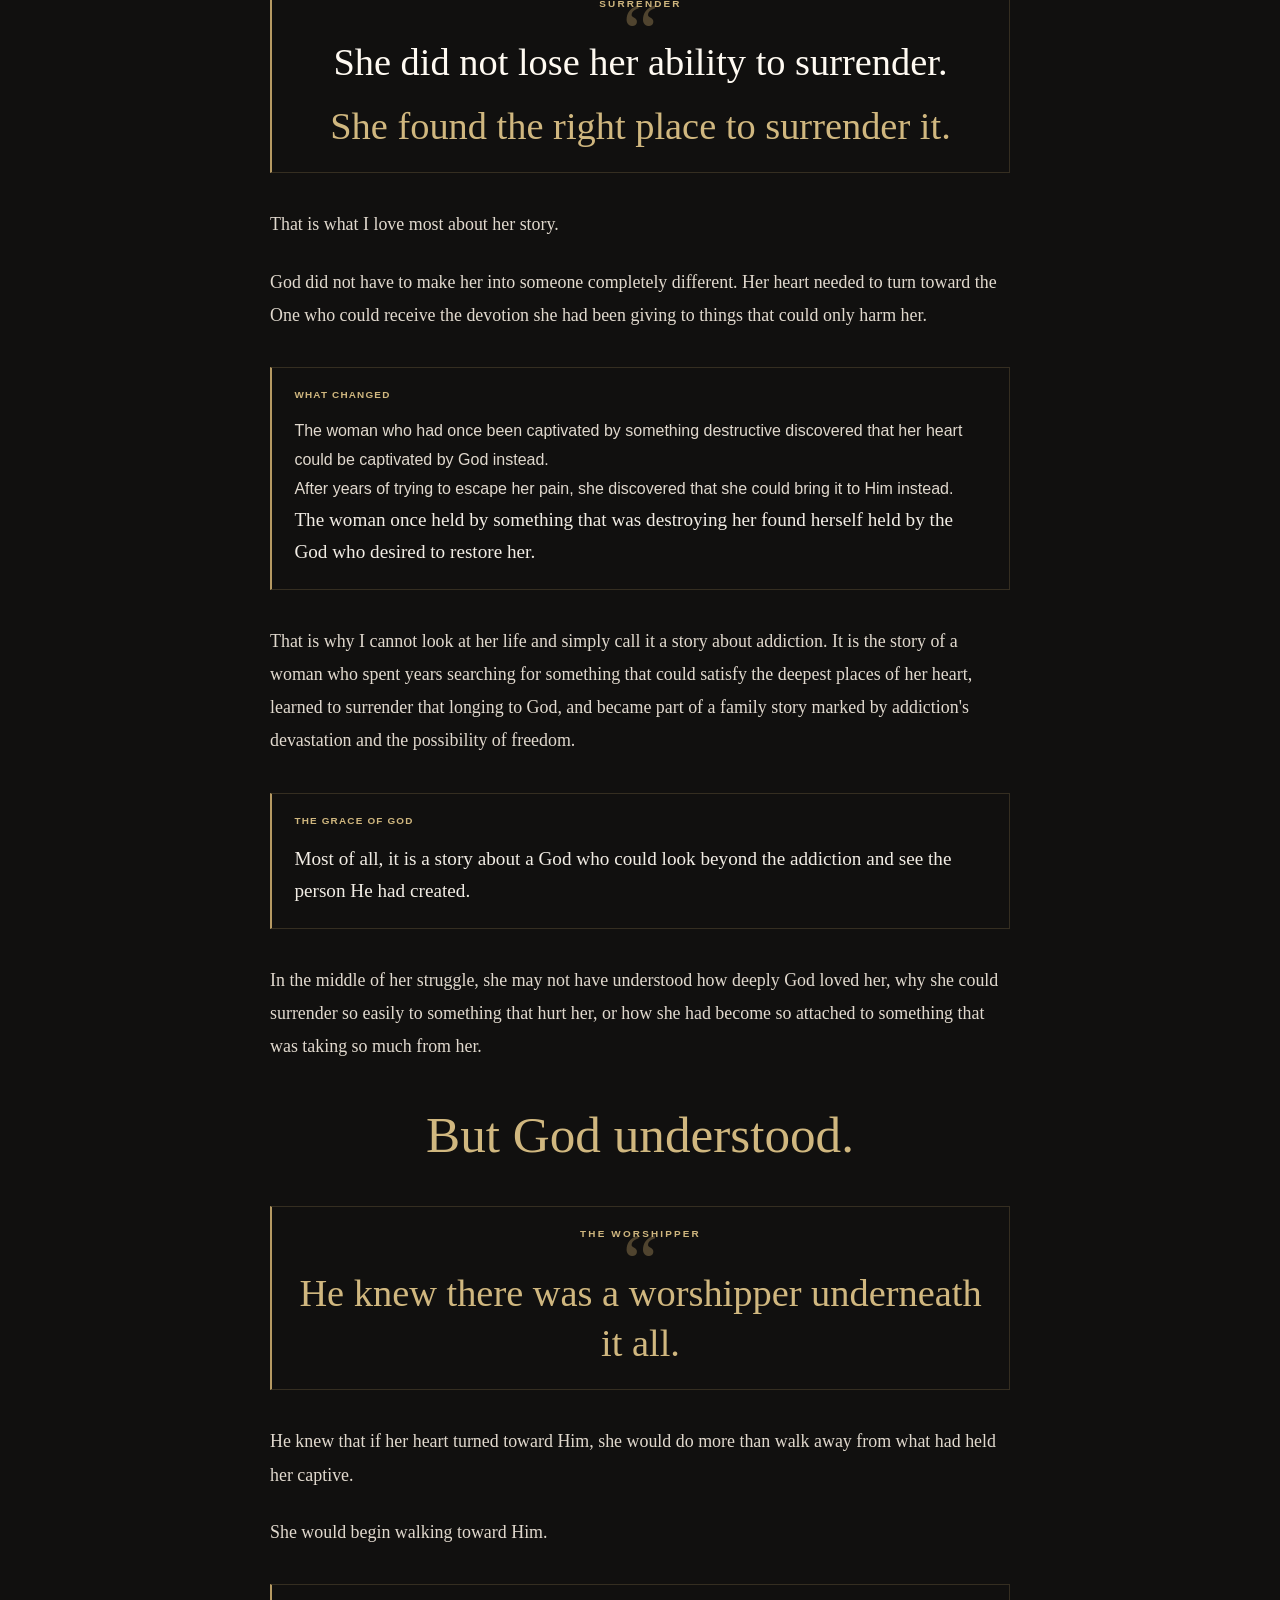
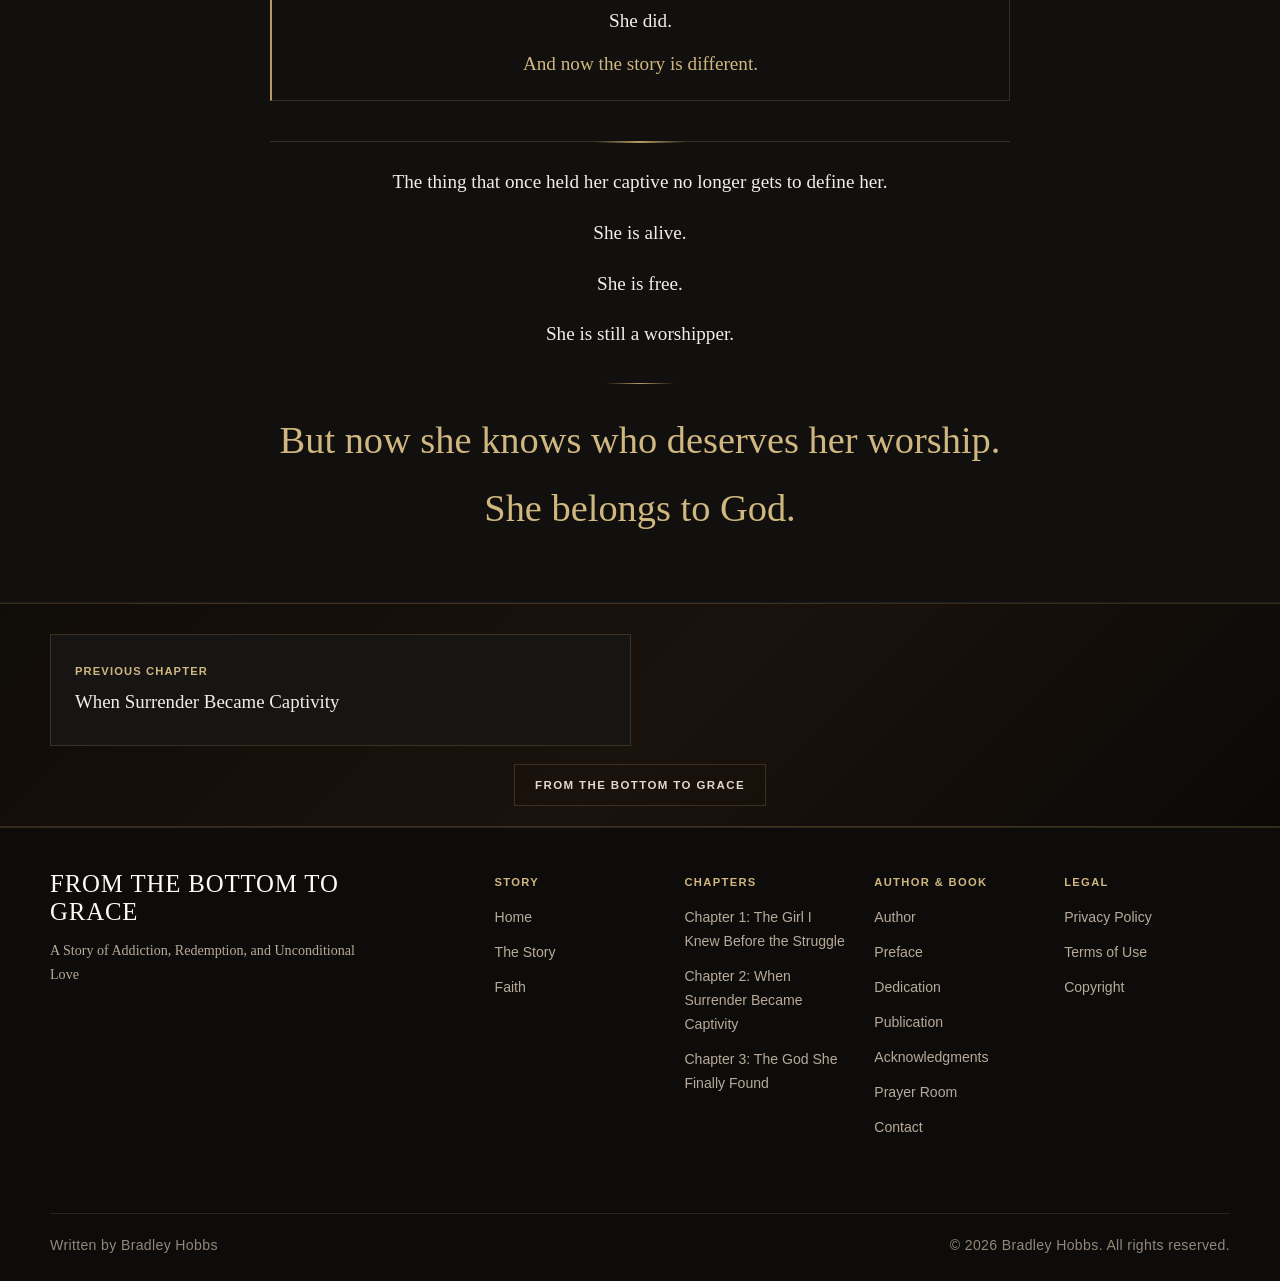
<file: chapter-3.html>
<!DOCTYPE html>
<html lang="en">
<head>
  <meta charset="UTF-8">
  <meta name="viewport" content="width=device-width, initial-scale=1.0">

  <title>Chapter Three | The God She Finally Found | From the Bottom to Grace</title>

  <meta
    name="description"
    content="Chapter Three of From the Bottom to Grace by Bradley Hobbs. The story of a woman who found redemption, freedom, and the God who was searching for her all along."
  >

  <link rel="stylesheet" href="styles.css?v=20261020-calm1">
</head>

<body>

  <!-- HEADER -->
  <header class="site-header">
    <div class="container navigation">
      <a href="index.html" class="site-logo" aria-label="From the Bottom to Grace Home">
        From the Bottom <span>to Grace</span>
      </a>

      <button class="mobile-menu-toggle" type="button" aria-expanded="false" aria-controls="site-menu" aria-label="Open navigation">
        <span></span><span></span><span></span>
      </button>

      <nav class="main-navigation" id="site-menu" aria-label="Main Navigation">
        <a href="index.html#story">The Story</a>
        <a href="index.html#chapters">Chapters</a>
        <a href="index.html#faith">Faith</a>
        <a href="author.html">Author</a>
      </nav>
    </div>
  </header>


  <!-- CHAPTER HERO -->
  <main>

    <section class="chapter-hero">
      <div class="chapter-hero-overlay"></div>

      <div class="container chapter-hero-content">

        <p class="chapter-number">
          CHAPTER THREE
        </p>

        <h1>
          The God She Finally Found
        </h1>

        <div class="chapter-hero-divider"></div>

        <p class="chapter-hero-description">
          The search for relief became a journey toward redemption.
        </p>

      </div>
    </section>


    <!-- CHAPTER INTRODUCTION -->
    <section class="chapter-introduction">
      <div class="container chapter-reading">

        <p class="chapter-opening">For years, she searched for something that might bring relief to the places in her life that hurt. She looked for it in places that could never truly satisfy her, until she eventually had to face what those choices were doing to her.</p>

        <p>
          But God had not abandoned her during those years.
        </p>

        <p class="chapter-emphasis">
          He had been there.
        </p>

        <p>
          Even when she did not recognize Him, He knew exactly where she was.
        </p>

      </div>
    </section>


    <!-- CHAPTER CONTENT -->
    <section class="chapter-content">
      <div class="container chapter-reading">

        <p>As she grew older, her understanding of God began to change. The faith she had grown up with was no longer simply an inherited tradition; she began embracing the Apostolic doctrine she believes today, and her relationship with God became personal.</p>

        <div class="chapter-reflection">

          <p class="reflection-label">
            A PERSONAL FAITH
          </p>

          <p>The God she had cried out to in fear and desperation began to feel real to her in a new and deeply personal way.</p>

        </div>


        <p>She began to understand that the presence of God she had been searching for could not be found by chasing the things of this world. Addiction could not provide the lasting relief she needed, and neither could anything that demanded so much of her in exchange for a temporary escape.</p>

        <div class="chapter-emphasis-block">

          <p>What she needed was not another temporary escape, but a relationship with God.</p>

        </div>


        <p>As she began turning toward Him, something that had been broken for a long time started to change.</p>


        <!-- SURRENDER -->
        <div class="worshipper-section">

          <p class="worshipper-label">
            SURRENDER
          </p>

          <p class="worshipper-line">
            She did not lose her ability to surrender.
          </p>

          <p class="worshipper-line">
            She found the right place to surrender it.
          </p>

        </div>


        <p>
          That is what I love most about her story.
        </p>

        <p>God did not have to make her into someone completely different. Her heart needed to turn toward the One who could receive the devotion she had been giving to things that could only harm her.</p>


        <!-- TRANSFORMATION -->
        <div class="chapter-reflection">

          <p class="reflection-label">
            WHAT CHANGED
          </p>

          <p>The woman who had once been captivated by something destructive discovered that her heart could be captivated by God instead.</p>

          <p>After years of trying to escape her pain, she discovered that she could bring it to Him instead.</p>

          <p>The woman once held by something that was destroying her found herself held by the God who desired to restore her.</p>

        </div>


        <p>
          That is why I cannot look at her life and simply call it a story
          about addiction. It is the story of a woman who spent years
          searching for something that could satisfy the deepest places of
          her heart, learned to surrender that longing to God, and became part
          of a family story marked by addiction's devastation and the
          possibility of freedom.
        </p>


        <!-- GRACE -->
        <div class="chapter-reflection">

          <p class="reflection-label">
            THE GRACE OF GOD
          </p>

          <p>
            Most of all, it is a story about a God who could look beyond the
            addiction and see the person He had created.
          </p>

        </div>


        <p>In the middle of her struggle, she may not have understood how deeply God loved her, why she could surrender so easily to something that hurt her, or how she had become so attached to something that was taking so much from her.</p>

        <p class="chapter-emphasis">
          But God understood.
        </p>


        <!-- WORSHIPPER -->
        <div class="worshipper-section">

          <p class="worshipper-label">
            THE WORSHIPPER
          </p>

          <p class="worshipper-line">
            He knew there was a worshipper underneath it all.
          </p>

        </div>


        <p>He knew that if her heart turned toward Him, she would do more than walk away from what had held her captive.</p>

        <p>She would begin walking toward Him.</p>


        <div class="chapter-emphasis-block">

          <p>
            She did.
          </p>

          <p>
            And now the story is different.
          </p>

        </div>


        <!-- FREEDOM -->
        <div class="chapter-conclusion">

          <p>
            The thing that once held her captive no longer gets to define her.
          </p>

          <p class="conclusion-line">
            She is alive.
          </p>

          <p class="conclusion-line">
            She is free.
          </p>

          <p class="conclusion-line">
            She is still a worshipper.
          </p>

          <div class="conclusion-divider"></div>

          <p class="conclusion-final">
            But now she knows who deserves her worship.
          </p>

          <p class="conclusion-final">
            She belongs to God.
          </p>

        </div>

      </div>
    </section>


    <!-- CHAPTER NAVIGATION -->
    <section class="chapter-navigation">
      <div class="container book-navigation-inner">
        <a href="chapter-2.html" class="book-nav-link book-nav-prev">
          <span class="book-nav-label">Previous Chapter</span>
          <span class="book-nav-title">When Surrender Became Captivity</span>
        </a>
        <a href="index.html" class="book-nav-home">From the Bottom to Grace</a>
        <div class="book-nav-spacer" aria-hidden="true"></div>
      </div>
    </section>

  </main>


  <!-- FOOTER -->
  
  <!-- =========================================
       SITE FOOTER
       ========================================= -->

  <footer class="site-footer">
    <div class="container footer-inner">
      <div class="footer-brand">
        <div class="footer-title">FROM THE BOTTOM TO GRACE</div>
        <div class="footer-subtitle">A Story of Addiction, Redemption, and Unconditional Love</div>
      </div>

      <div class="footer-links">

        <div class="footer-resource-group">
          <div class="footer-resource-title">STORY</div>
          <a href="index.html">Home</a>
          <a href="index.html#story">The Story</a>
          <a href="index.html#faith">Faith</a>
        </div>

        <div class="footer-resource-group">
          <div class="footer-resource-title">CHAPTERS</div>
          <a href="chapter-1.html">Chapter 1: The Girl I Knew Before the Struggle</a>
          <a href="chapter-2.html">Chapter 2: When Surrender Became Captivity</a>
          <a href="chapter-3.html">Chapter 3: The God She Finally Found</a>
        </div>

        <div class="footer-resource-group">
          <div class="footer-resource-title">AUTHOR &amp; BOOK</div>
          <a href="author.html">Author</a>
          <a href="preface.html">Preface</a>
          <a href="dedication.html">Dedication</a>
          <a href="publication.html">Publication</a>
          <a href="acknowledgments.html">Acknowledgments</a>
          <a href="prayer-room.html">Prayer Room</a>
          <a href="contact.html">Contact</a>
        </div>

        <div class="footer-resource-group">
          <div class="footer-resource-title">LEGAL</div>
          <a href="privacy.html">Privacy Policy</a>
          <a href="terms.html">Terms of Use</a>
          <a href="copyright.html">Copyright</a>
        </div>

      </div>

      <div class="footer-bottom">
        <p>Written by Bradley Hobbs</p>
        <p>&copy; 2026 Bradley Hobbs. All rights reserved.</p>
      </div>
    </div>
  </footer>

  <script src="site.js"></script>
</body>
</html>
</file>
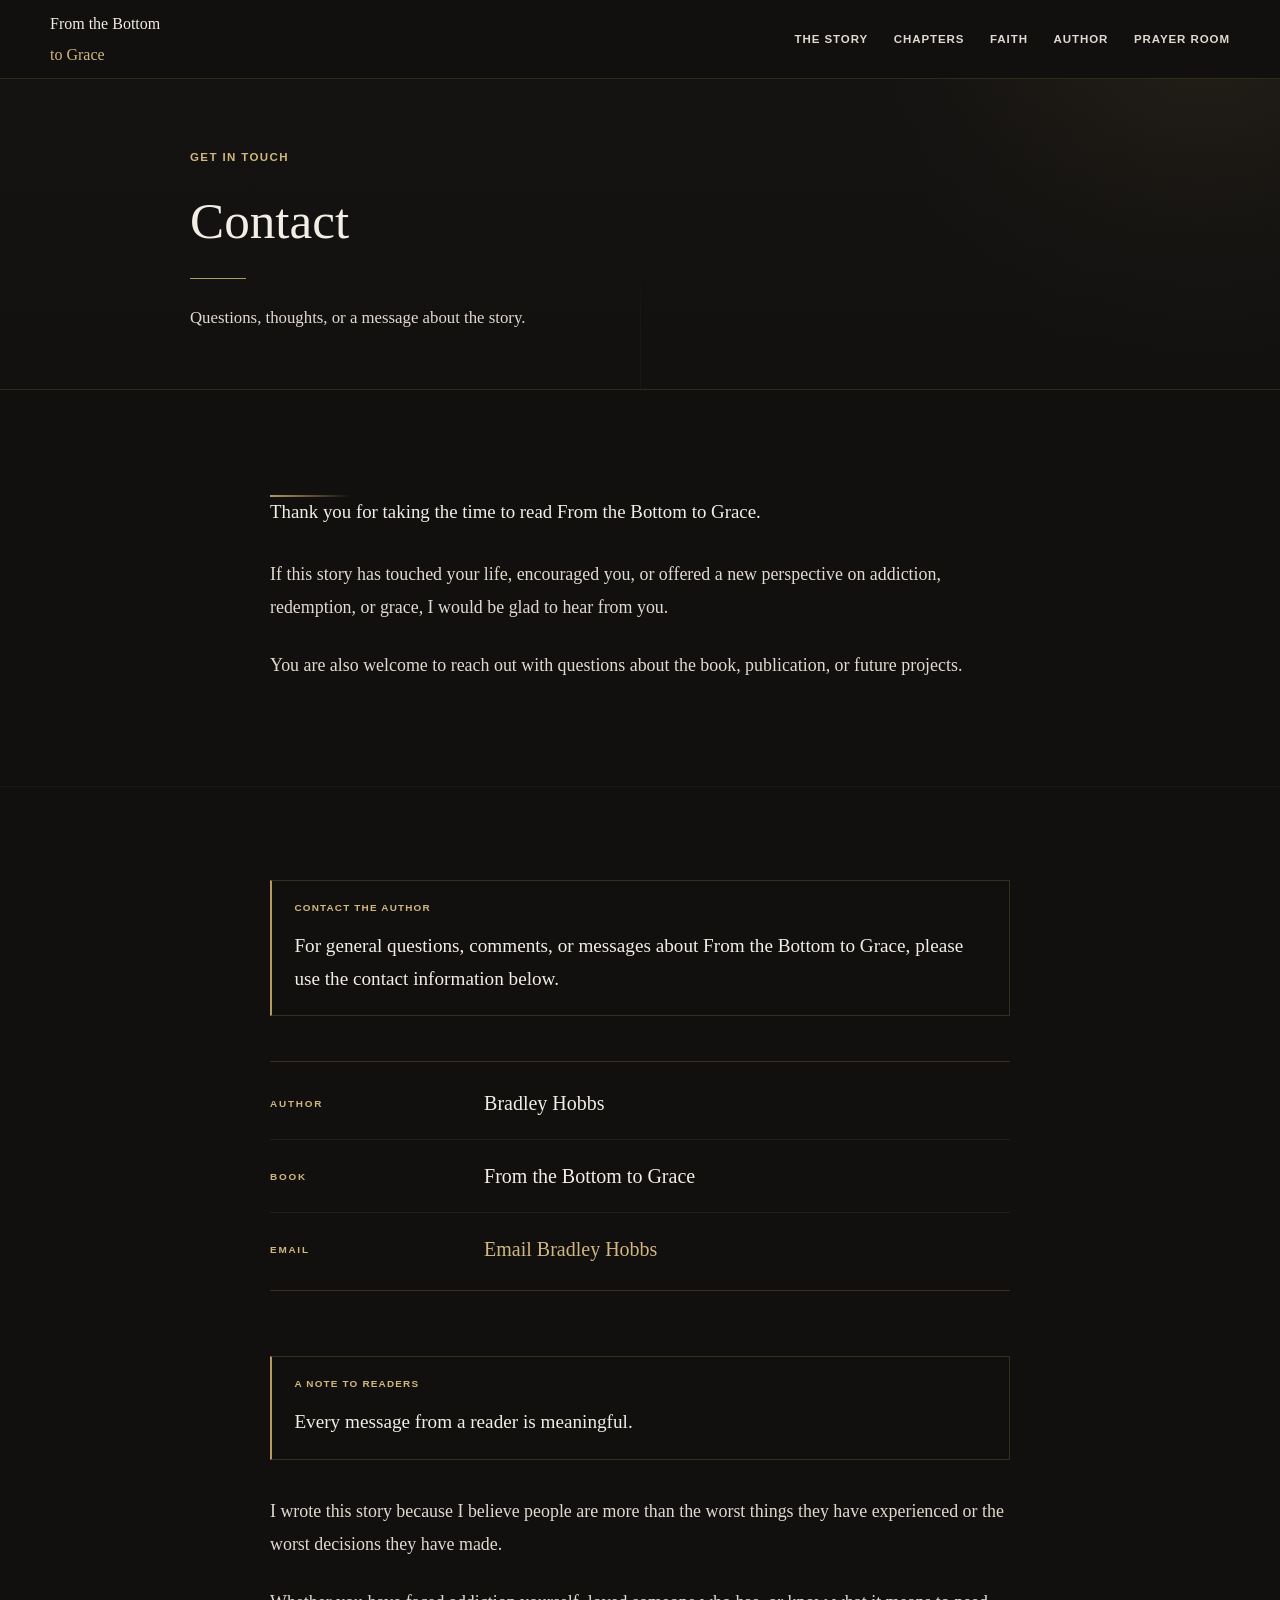
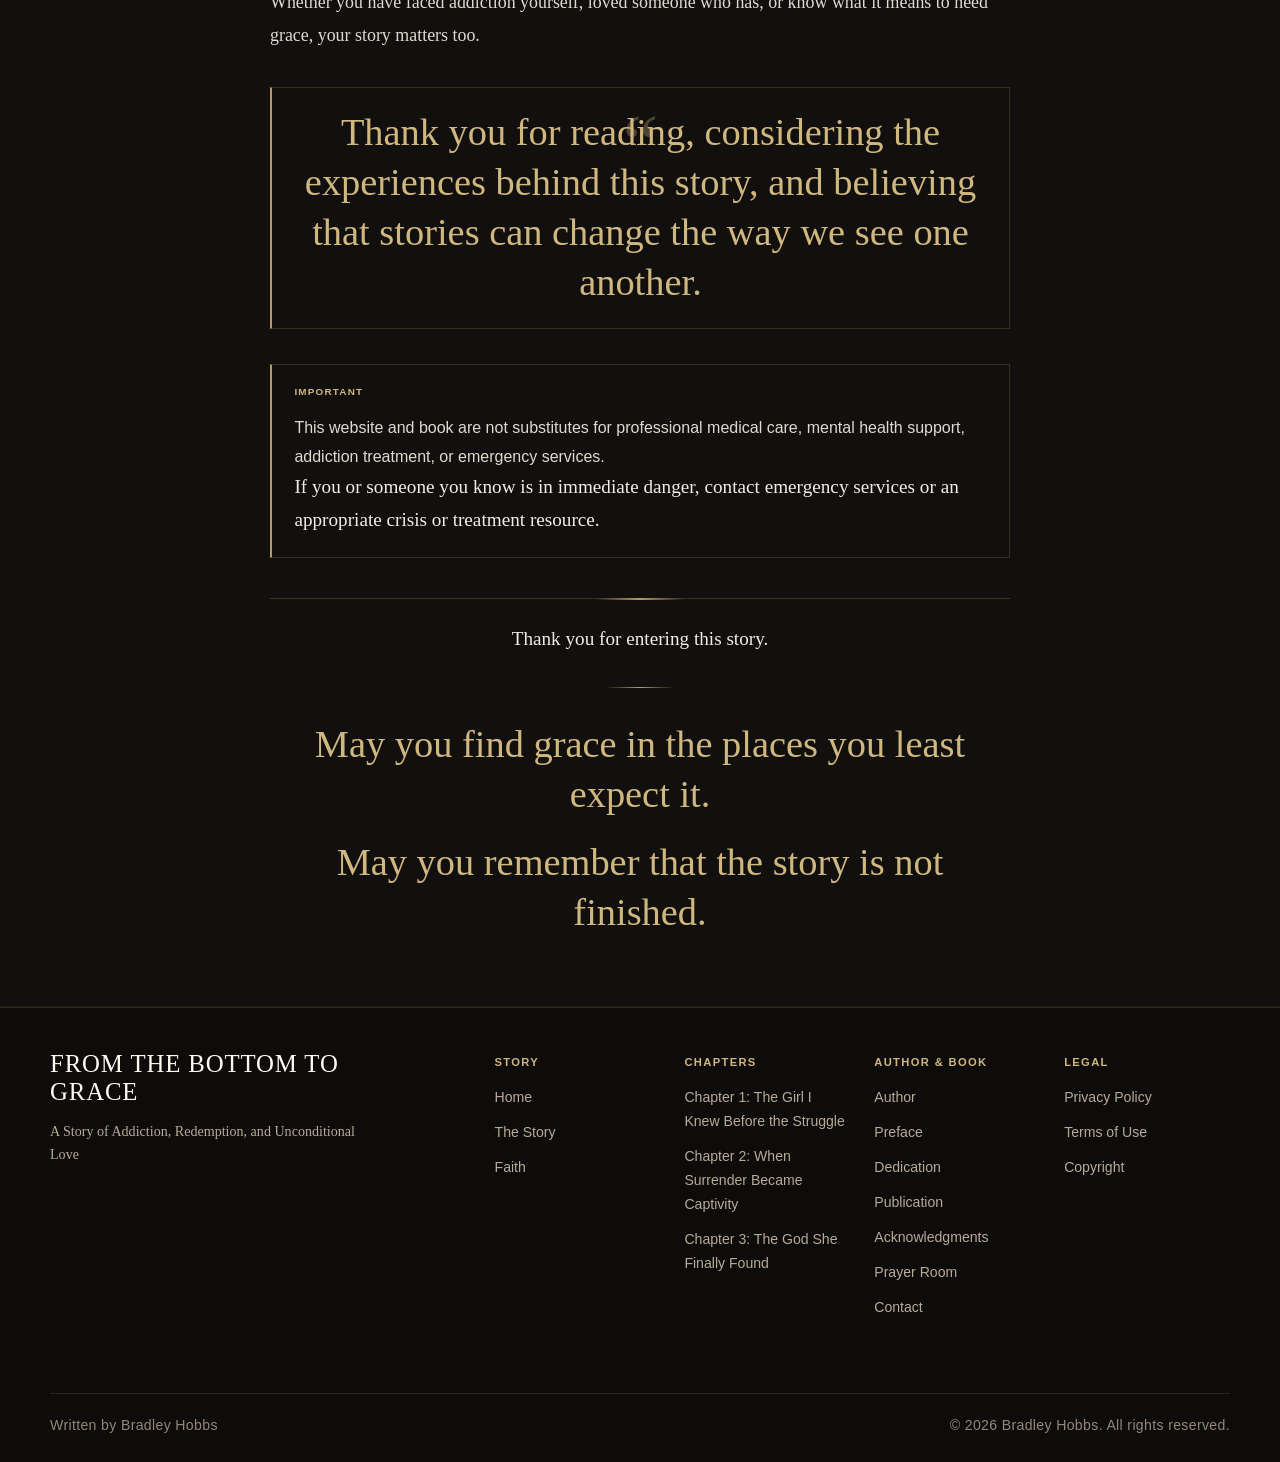
<file: contact.html>
<!DOCTYPE html>
<html lang="en">
<head>
  <meta charset="UTF-8">
  <meta name="viewport" content="width=device-width, initial-scale=1.0">

  <title>Contact | From the Bottom to Grace | Bradley Hobbs</title>

  <meta
    name="description"
    content="Contact Bradley Hobbs, author of From the Bottom to Grace."
  >

  <link rel="stylesheet" href="styles.css?v=20261020-calm1">
</head>

<body>

  <header class="site-header">
    <div class="container navigation">
      <a href="index.html" class="site-logo" aria-label="From the Bottom to Grace Home">
        From the Bottom <span>to Grace</span>
      </a>
      <button class="mobile-menu-toggle" type="button" aria-expanded="false" aria-controls="site-menu" aria-label="Open navigation">
        <span></span><span></span><span></span>
      </button>
      <nav class="main-navigation" id="site-menu" aria-label="Main Navigation">
        <a href="index.html#story">The Story</a>
        <a href="index.html#chapters">Chapters</a>
        <a href="index.html#faith">Faith</a>
        <a href="author.html">Author</a>
        <a href="prayer-room.html">Prayer Room</a>
      </nav>
    </div>
  </header>
  <!-- CONTACT -->
  <main>

    <section class="chapter-hero">

      <div class="chapter-hero-overlay"></div>

      <div class="container chapter-hero-content">

        <p class="chapter-number">
          GET IN TOUCH
        </p>

        <h1>
          Contact
        </h1>

        <div class="chapter-hero-divider"></div>

        <p class="chapter-hero-description">
          Questions, thoughts, or a message about the story.
        </p>

      </div>

    </section>


    <!-- CONTACT INTRODUCTION -->
    <section class="chapter-introduction">

      <div class="container chapter-reading">

        <p class="chapter-opening">Thank you for taking the time to read From the Bottom to Grace.</p>

        <p>If this story has touched your life, encouraged you, or offered a new perspective on addiction, redemption, or grace, I would be glad to hear from you.</p>

        <p>
          You are also welcome to reach out with questions about the book,
          publication, or future projects.
        </p>

      </div>

    </section>


    <!-- CONTACT CONTENT -->
    <section class="chapter-content">

      <div class="container chapter-reading">


        <!-- EMAIL -->
        <div class="chapter-reflection">

          <p class="reflection-label">
            CONTACT THE AUTHOR
          </p>

          <p>For general questions, comments, or messages about From the Bottom to Grace, please use the contact information below.</p>

        </div>


        <div class="contact-details">

          <div class="contact-detail">

            <span class="contact-label">
              Author
            </span>

            <span class="contact-value">
              Bradley Hobbs
            </span>

          </div>


          <div class="contact-detail">

            <span class="contact-label">
              Book
            </span>

            <span class="contact-value">
              From the Bottom to Grace
            </span>

          </div>


          <div class="contact-detail">

            <span class="contact-label">
              Email
            </span>

            <a
              href="mailto:"
              class="contact-value contact-email"
            >
              Email Bradley Hobbs
            </a>

          </div>

        </div>


        <!-- MESSAGE -->
        <div class="chapter-reflection">

          <p class="reflection-label">
            A NOTE TO READERS
          </p>

          <p>
            Every message from a reader is meaningful.
          </p>

        </div>

        <p>I wrote this story because I believe people are more than the worst things they have experienced or the worst decisions they have made.</p>

        <p>Whether you have faced addiction yourself, loved someone who has, or know what it means to need grace, your story matters too.</p>


        <div class="worshipper-section">

          <p class="worshipper-line">Thank you for reading, considering the experiences behind this story, and believing that stories can change the way we see one another.</p>

        </div>


        <!-- IMPORTANT NOTICE -->
        <div class="chapter-reflection">

          <p class="reflection-label">
            IMPORTANT
          </p>

          <p>This website and book are not substitutes for professional medical care, mental health support, addiction treatment, or emergency services.</p>

          <p>
            If you or someone you know is in immediate danger, contact
            emergency services or an appropriate crisis or treatment resource.
          </p>

        </div>


        <div class="chapter-conclusion">

          <p>
            Thank you for entering this story.
          </p>

          <div class="conclusion-divider"></div>

          <p class="conclusion-final">
            May you find grace in the places you least expect it.
          </p>

          <p class="conclusion-final">
            May you remember that the story is not finished.
          </p>

        </div>

      </div>

    </section>


    <!-- NAVIGATION -->
    

  </main>


  <!-- FOOTER -->
  <footer class="site-footer">
    <div class="container footer-inner">
      <div class="footer-brand">
        <div class="footer-title">FROM THE BOTTOM TO GRACE</div>
        <div class="footer-subtitle">A Story of Addiction, Redemption, and Unconditional Love</div>
      </div>
      <div class="footer-links">
        <div class="footer-resource-group">
          <div class="footer-resource-title">STORY</div>
          <a href="index.html">Home</a>
          <a href="index.html#story">The Story</a>
          <a href="index.html#faith">Faith</a>
        </div>
        <div class="footer-resource-group">
          <div class="footer-resource-title">CHAPTERS</div>
          <a href="chapter-1.html">Chapter 1: The Girl I Knew Before the Struggle</a>
          <a href="chapter-2.html">Chapter 2: When Surrender Became Captivity</a>
          <a href="chapter-3.html">Chapter 3: The God She Finally Found</a>
        </div>
        <div class="footer-resource-group">
          <div class="footer-resource-title">AUTHOR &amp; BOOK</div>
          <a href="author.html">Author</a>
          <a href="preface.html">Preface</a>
          <a href="dedication.html">Dedication</a>
          <a href="publication.html">Publication</a>
          <a href="acknowledgments.html">Acknowledgments</a>
          <a href="prayer-room.html">Prayer Room</a>
          <a href="contact.html">Contact</a>
        </div>
        <div class="footer-resource-group">
          <div class="footer-resource-title">LEGAL</div>
          <a href="privacy.html">Privacy Policy</a>
          <a href="terms.html">Terms of Use</a>
          <a href="copyright.html">Copyright</a>
        </div>
      </div>
      <div class="footer-bottom">
        <p>Written by Bradley Hobbs</p>
        <p>&copy; 2026 Bradley Hobbs. All rights reserved.</p>
      </div>
    </div>
  </footer>

  <script src="site.js"></script>
</body>
</html>
</file>
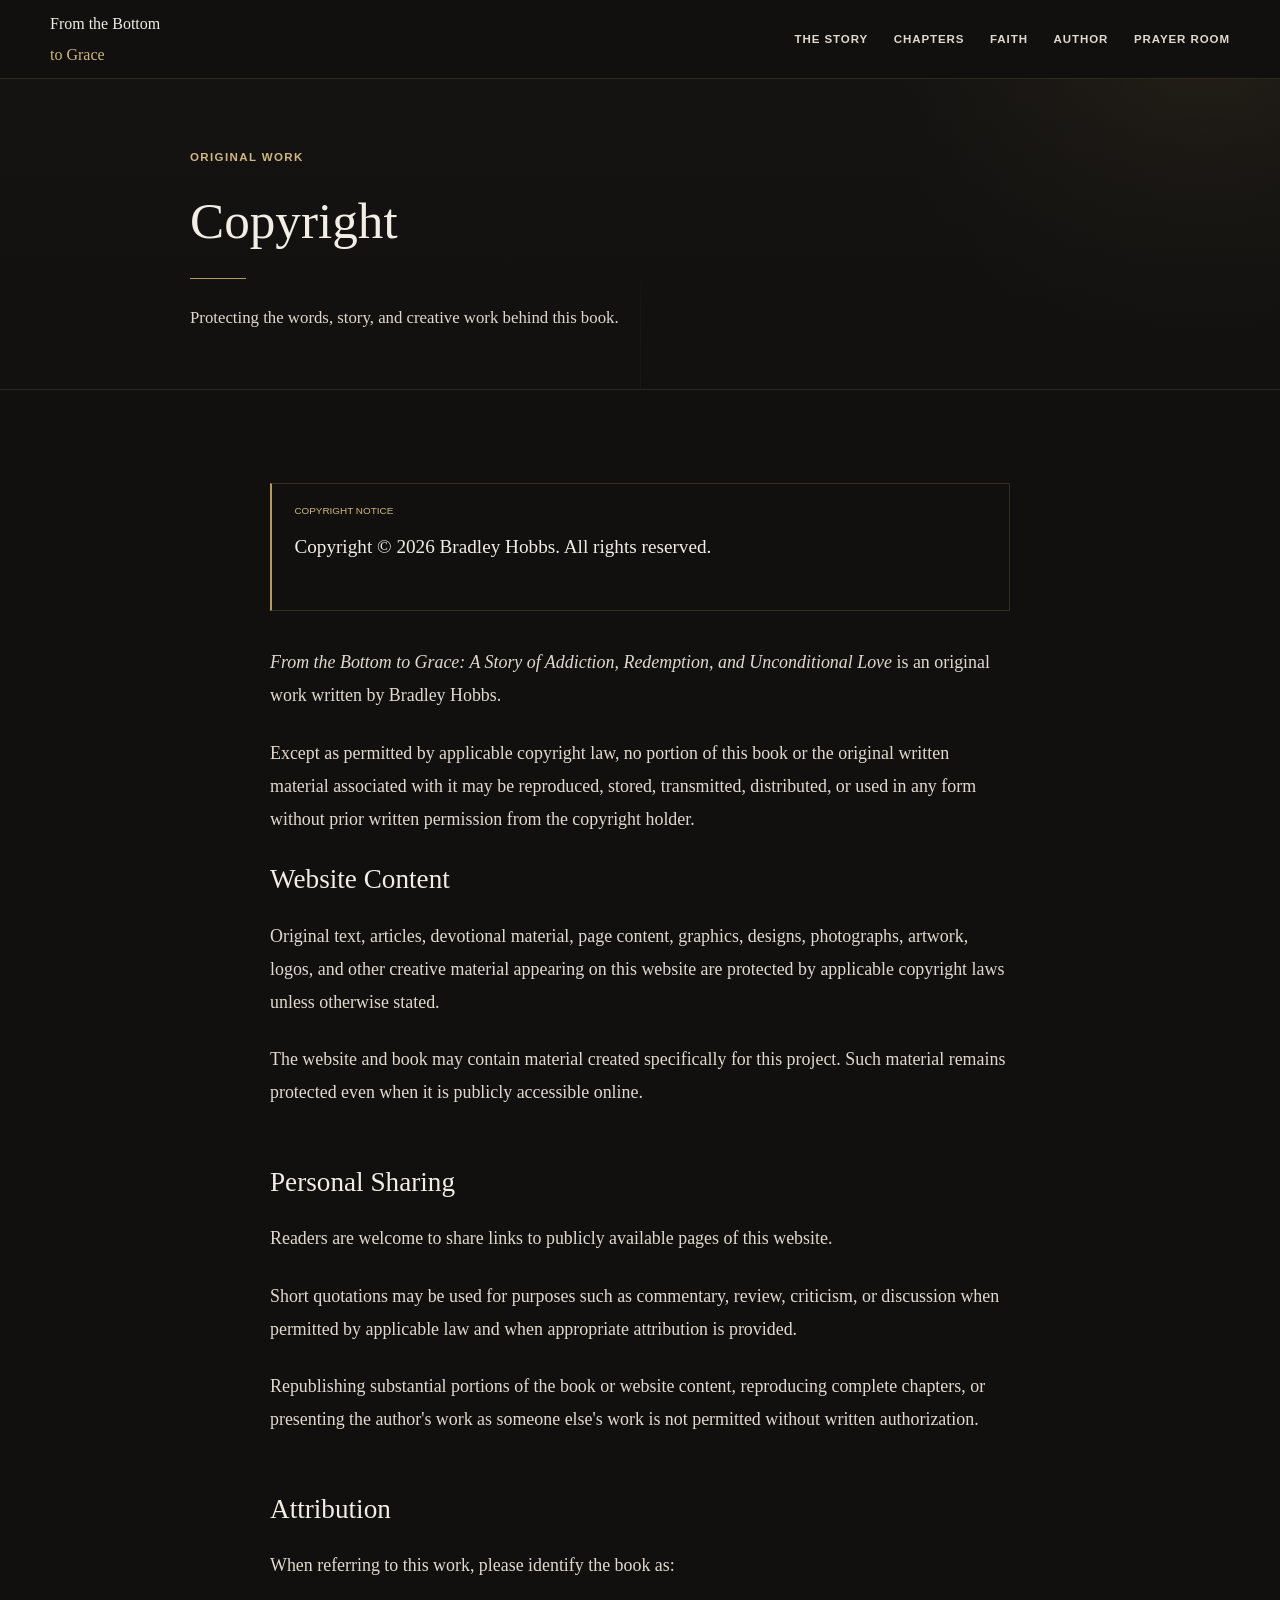
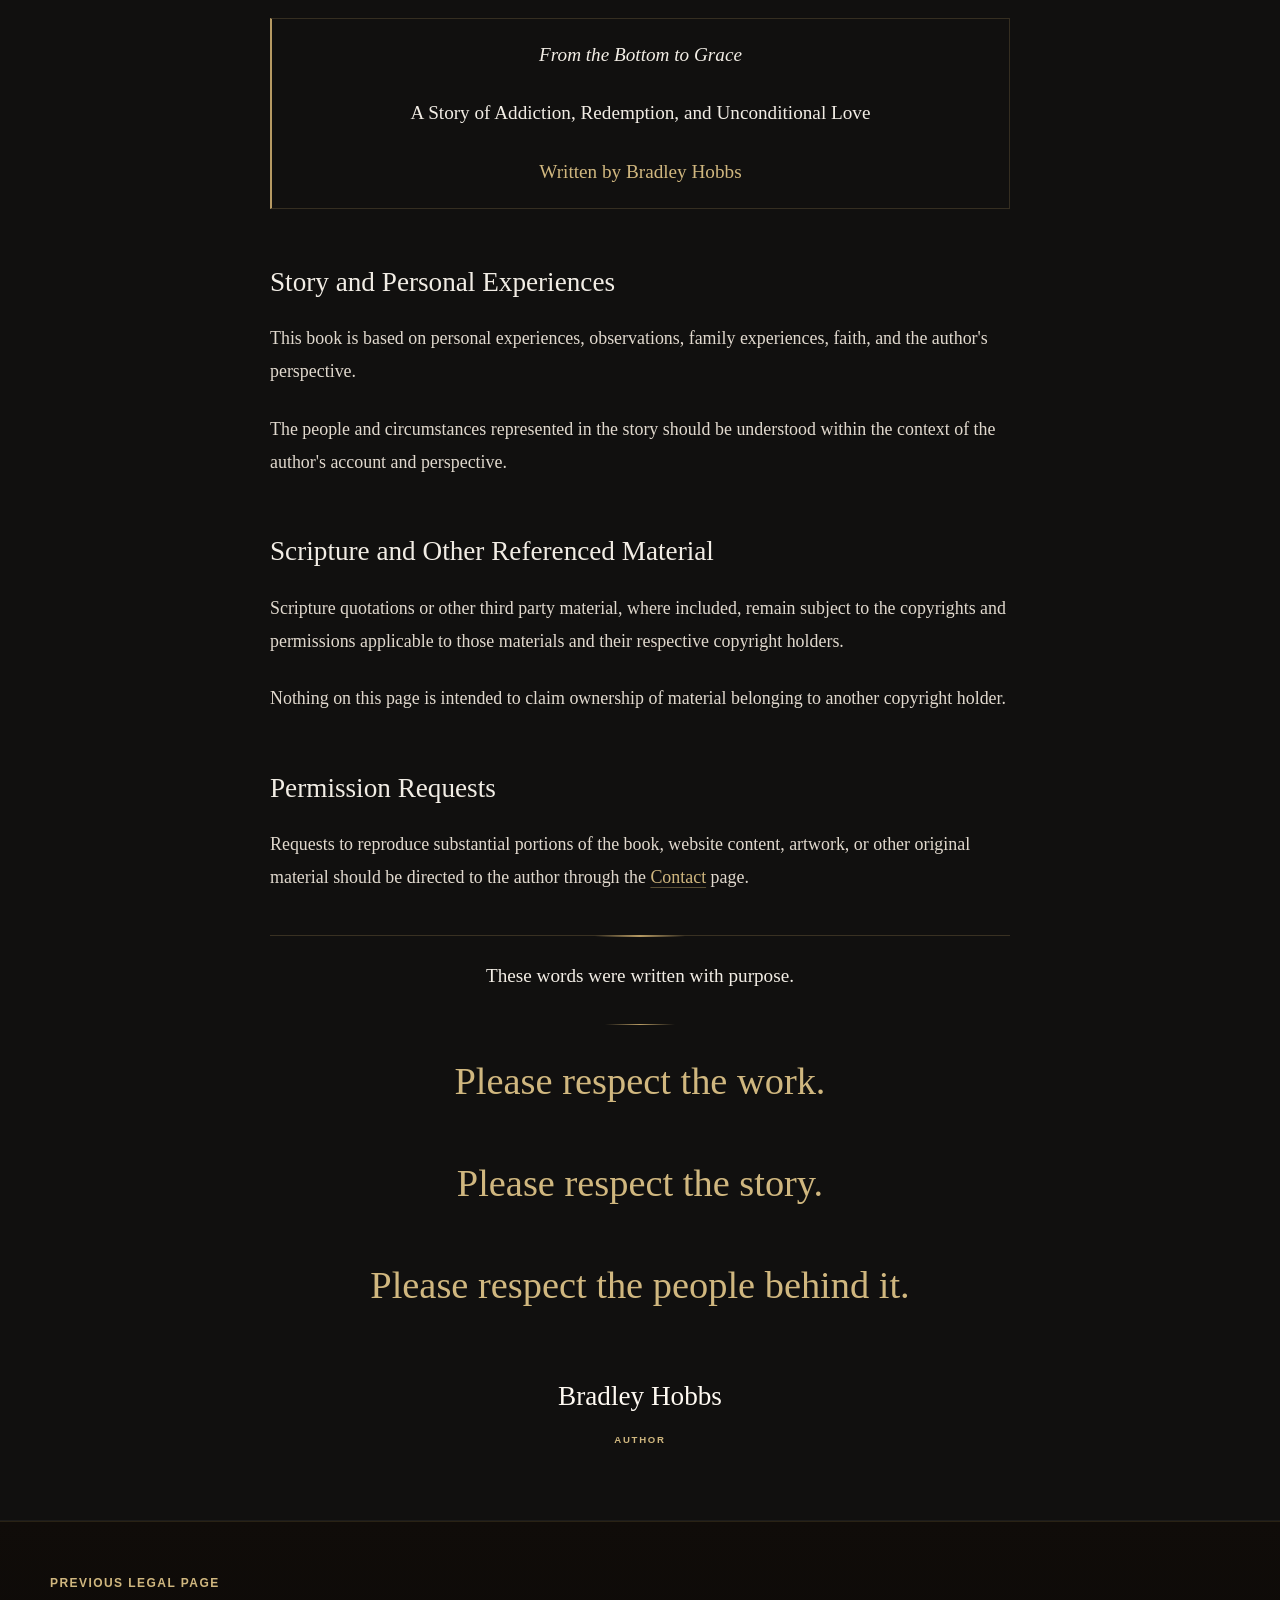
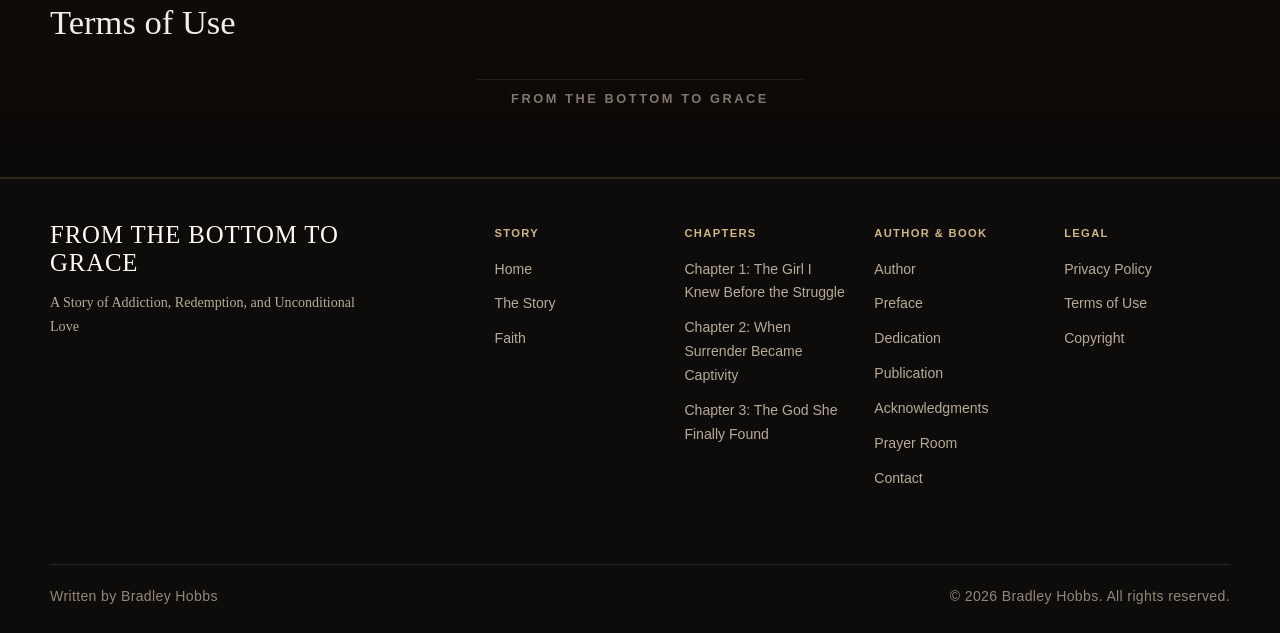
<file: copyright.html>
<!DOCTYPE html>
<html lang="en">
<head>
  <meta charset="UTF-8">
  <meta name="viewport" content="width=device-width, initial-scale=1.0">

  <title>Copyright | From the Bottom to Grace | Bradley Hobbs</title>

  <meta
    name="description"
    content="Copyright information for From the Bottom to Grace by Bradley Hobbs."
  >

  <link rel="stylesheet" href="styles.css?v=20261020-calm1">
</head>

<body>

  <header class="site-header">
    <div class="container navigation">
      <a href="index.html" class="site-logo" aria-label="From the Bottom to Grace Home">
        From the Bottom <span>to Grace</span>
      </a>
      <button class="mobile-menu-toggle" type="button" aria-expanded="false" aria-controls="site-menu" aria-label="Open navigation">
        <span></span><span></span><span></span>
      </button>
      <nav class="main-navigation" id="site-menu" aria-label="Main Navigation">
        <a href="index.html#story">The Story</a>
        <a href="index.html#chapters">Chapters</a>
        <a href="index.html#faith">Faith</a>
        <a href="author.html">Author</a>
        <a href="prayer-room.html">Prayer Room</a>
      </nav>
    </div>
  </header>
  <!-- COPYRIGHT -->
  <main>

    <section class="chapter-hero">

      <div class="chapter-hero-overlay"></div>

      <div class="container chapter-hero-content">

        <p class="chapter-number">
          ORIGINAL WORK
        </p>

        <h1>
          Copyright
        </h1>

        <div class="chapter-hero-divider"></div>

        <p class="chapter-hero-description">
          Protecting the words, story, and creative work behind this book.
        </p>

      </div>

    </section>


    <section class="chapter-content legal-page">

      <div class="container chapter-reading">

        <div class="chapter-reflection">

          <p class="reflection-label">
            COPYRIGHT NOTICE
          </p>

          <p>
            Copyright &copy; 2026 Bradley Hobbs. All rights reserved.
          </p>

        </div>


        <p>
          <em>From the Bottom to Grace: A Story of Addiction, Redemption, and
          Unconditional Love</em> is an original work written by Bradley
          Hobbs.
        </p>

        <p>
          Except as permitted by applicable copyright law, no portion of this
          book or the original written material associated with it may be
          reproduced, stored, transmitted, distributed, or used in any form
          without prior written permission from the copyright holder.
        </p>


        <h2>
          Website Content
        </h2>

        <p>
          Original text, articles, devotional material, page content,
          graphics, designs, photographs, artwork, logos, and other creative
          material appearing on this website are protected by applicable
          copyright laws unless otherwise stated.
        </p>

        <p>
          The website and book may contain material created specifically for
          this project. Such material remains protected even when it is
          publicly accessible online.
        </p>


        <h2>
          Personal Sharing
        </h2>

        <p>
          Readers are welcome to share links to publicly available pages of
          this website.
        </p>

        <p>
          Short quotations may be used for purposes such as commentary,
          review, criticism, or discussion when permitted by applicable law
          and when appropriate attribution is provided.
        </p>

        <p>
          Republishing substantial portions of the book or website content,
          reproducing complete chapters, or presenting the author's work as
          someone else's work is not permitted without written authorization.
        </p>


        <h2>
          Attribution
        </h2>

        <p>
          When referring to this work, please identify the book as:
        </p>


        <div class="chapter-emphasis-block">

          <p>
            <em>From the Bottom to Grace</em>
          </p>

          <p>
            A Story of Addiction, Redemption, and Unconditional Love
          </p>

          <p>
            Written by Bradley Hobbs
          </p>

        </div>


        <h2>
          Story and Personal Experiences
        </h2>

        <p>
          This book is based on personal experiences, observations, family
          experiences, faith, and the author's perspective.
        </p>

        <p>
          The people and circumstances represented in the story should be
          understood within the context of the author's account and
          perspective.
        </p>


        <h2>
          Scripture and Other Referenced Material
        </h2>

        <p>
          Scripture quotations or other third party material, where included,
          remain subject to the copyrights and permissions applicable to
          those materials and their respective copyright holders.
        </p>

        <p>
          Nothing on this page is intended to claim ownership of material
          belonging to another copyright holder.
        </p>


        <h2>
          Permission Requests
        </h2>

        <p>
          Requests to reproduce substantial portions of the book, website
          content, artwork, or other original material should be directed to
          the author through the
          <a href="contact.html">Contact</a>
          page.
        </p>


        <div class="chapter-conclusion">

          <p>
            These words were written with purpose.
          </p>

          <div class="conclusion-divider"></div>

          <p class="conclusion-final">
            Please respect the work.
          </p>

          <p class="conclusion-final">
            Please respect the story.
          </p>

          <p class="conclusion-final">
            Please respect the people behind it.
          </p>

        </div>


        <div class="dedication-signature">

          <p>
            Bradley Hobbs
          </p>

          <span>
            Author
          </span>

        </div>

      </div>

    </section>


    <!-- NAVIGATION -->
    <section class="legal-navigation"><div class="container book-navigation-inner"><a href="terms.html" class="book-nav-link book-nav-prev"><span class="book-nav-label">Previous Legal Page</span><span class="book-nav-title">Terms of Use</span></a><a href="index.html" class="book-nav-home">From the Bottom to Grace</a><div class="book-nav-spacer" aria-hidden="true"></div></div></section>

  </main>


  <!-- FOOTER -->
  <footer class="site-footer">
    <div class="container footer-inner">
      <div class="footer-brand">
        <div class="footer-title">FROM THE BOTTOM TO GRACE</div>
        <div class="footer-subtitle">A Story of Addiction, Redemption, and Unconditional Love</div>
      </div>
      <div class="footer-links">
        <div class="footer-resource-group">
          <div class="footer-resource-title">STORY</div>
          <a href="index.html">Home</a>
          <a href="index.html#story">The Story</a>
          <a href="index.html#faith">Faith</a>
        </div>
        <div class="footer-resource-group">
          <div class="footer-resource-title">CHAPTERS</div>
          <a href="chapter-1.html">Chapter 1: The Girl I Knew Before the Struggle</a>
          <a href="chapter-2.html">Chapter 2: When Surrender Became Captivity</a>
          <a href="chapter-3.html">Chapter 3: The God She Finally Found</a>
        </div>
        <div class="footer-resource-group">
          <div class="footer-resource-title">AUTHOR &amp; BOOK</div>
          <a href="author.html">Author</a>
          <a href="preface.html">Preface</a>
          <a href="dedication.html">Dedication</a>
          <a href="publication.html">Publication</a>
          <a href="acknowledgments.html">Acknowledgments</a>
          <a href="prayer-room.html">Prayer Room</a>
          <a href="contact.html">Contact</a>
        </div>
        <div class="footer-resource-group">
          <div class="footer-resource-title">LEGAL</div>
          <a href="privacy.html">Privacy Policy</a>
          <a href="terms.html">Terms of Use</a>
          <a href="copyright.html">Copyright</a>
        </div>
      </div>
      <div class="footer-bottom">
        <p>Written by Bradley Hobbs</p>
        <p>&copy; 2026 Bradley Hobbs. All rights reserved.</p>
      </div>
    </div>
  </footer>

  <script src="site.js"></script>
</body>
</html>
</file>
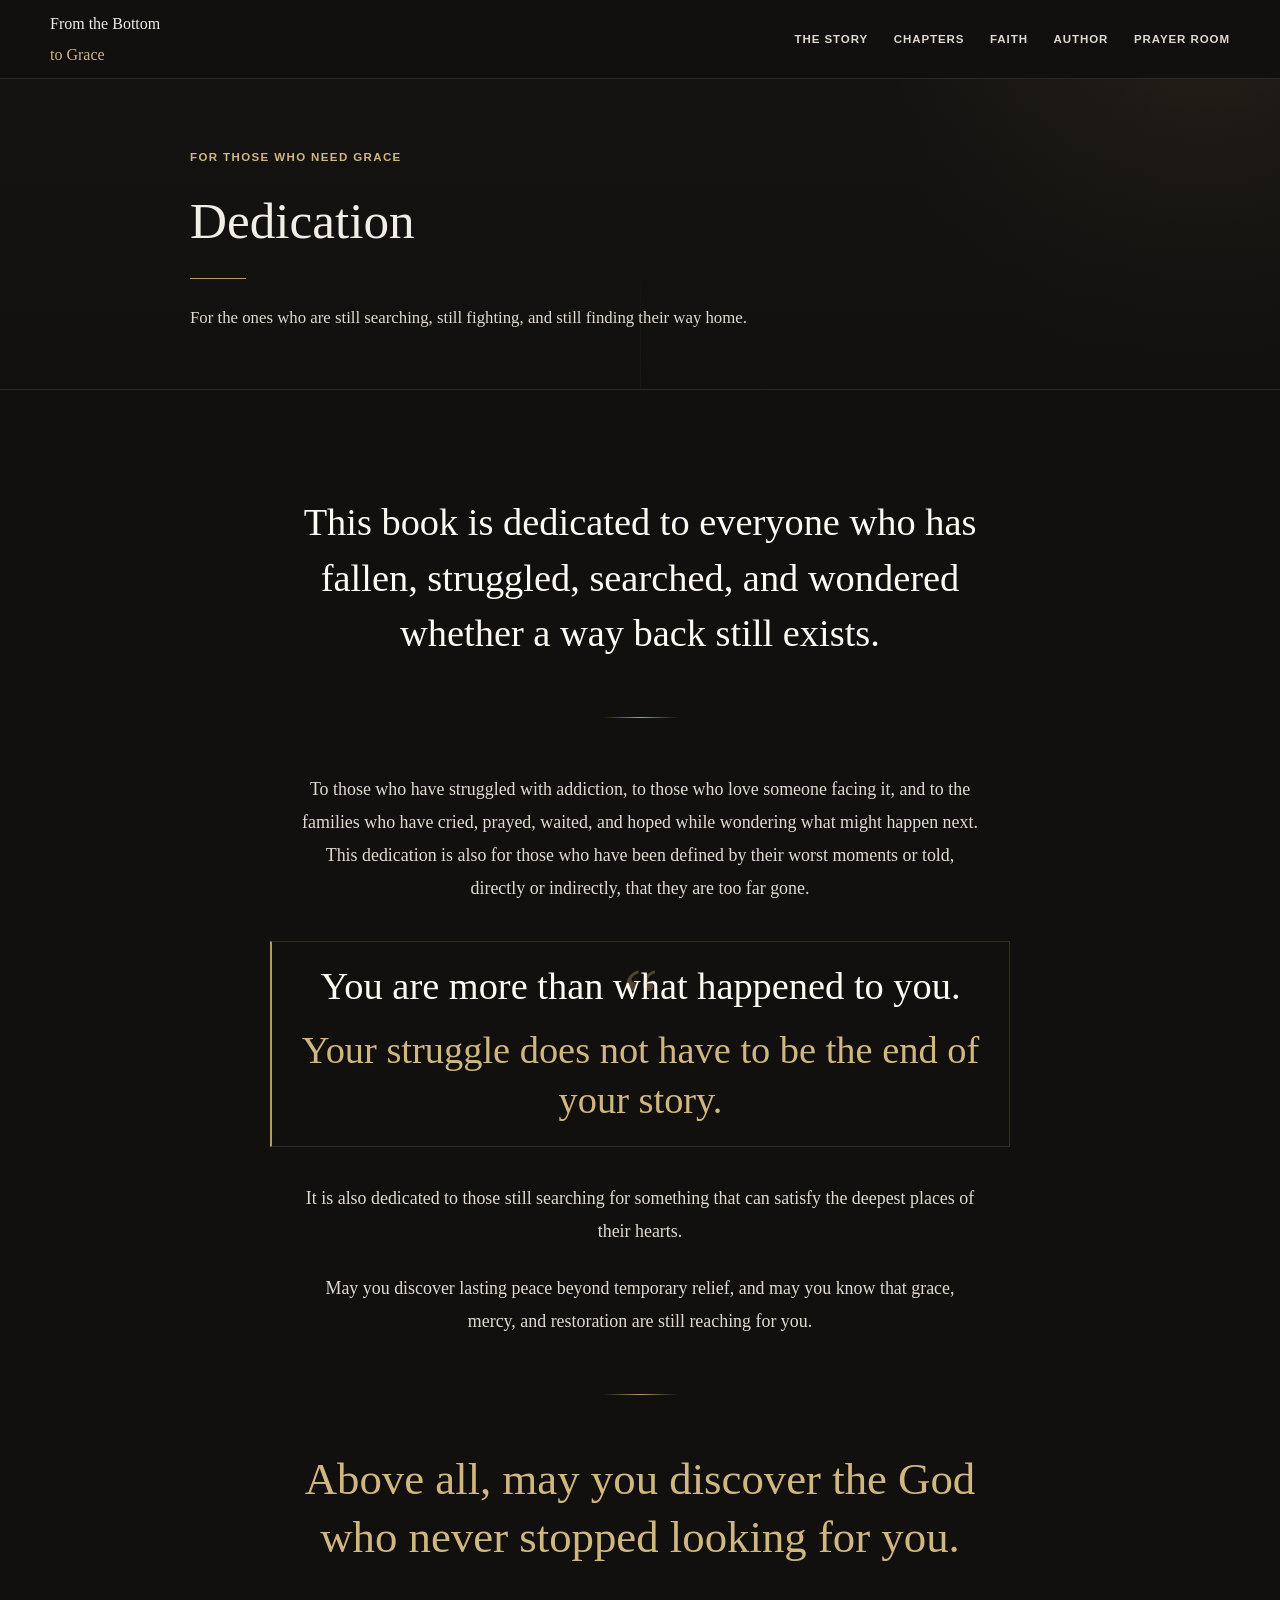
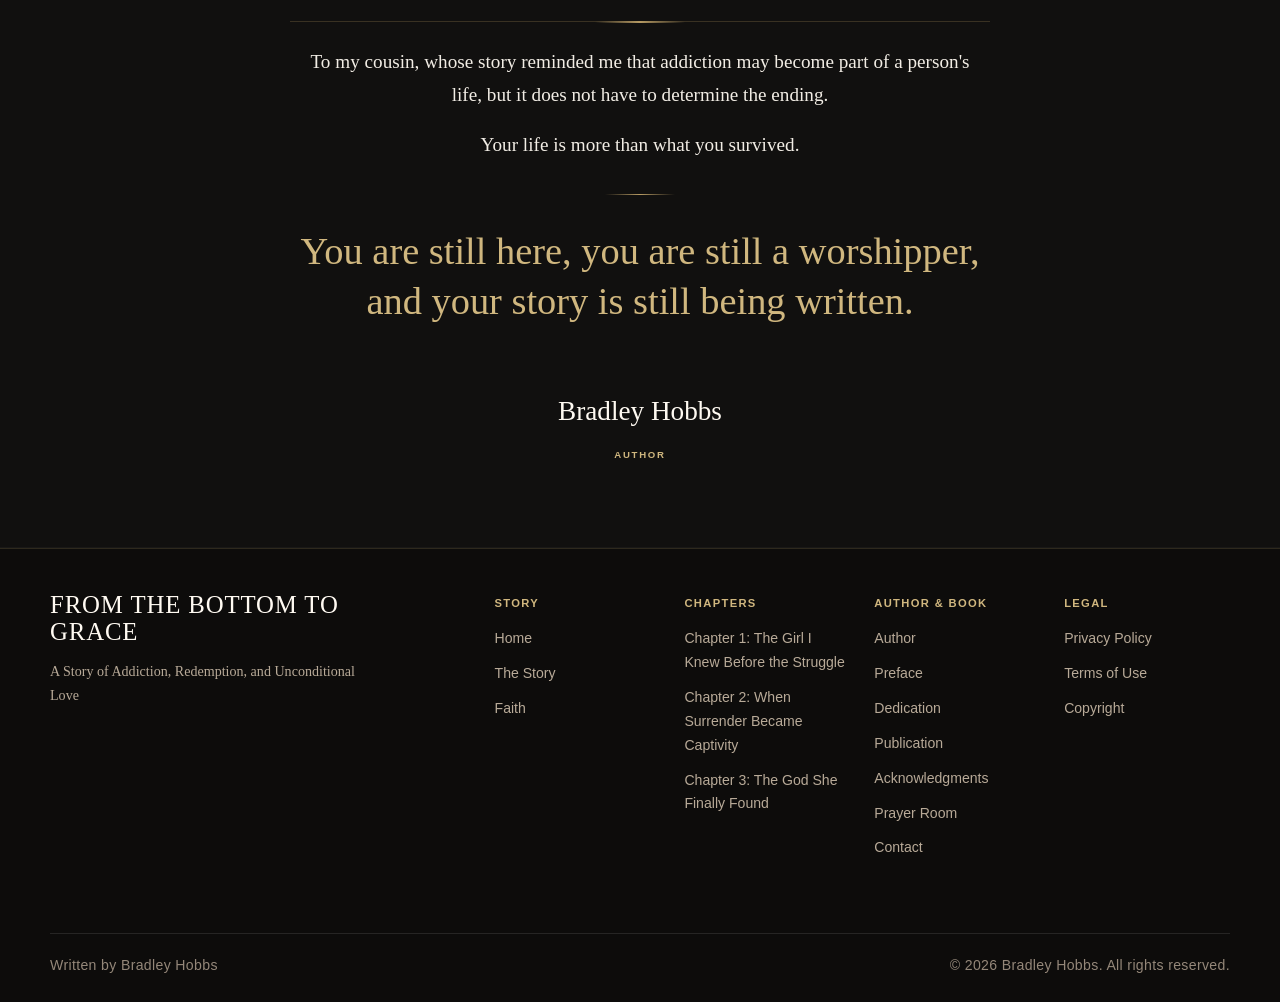
<file: dedication.html>
<!DOCTYPE html>
<html lang="en">
<head>
  <meta charset="UTF-8">
  <meta name="viewport" content="width=device-width, initial-scale=1.0">

  <title>Dedication | From the Bottom to Grace | Bradley Hobbs</title>

  <meta
    name="description"
    content="The dedication for From the Bottom to Grace by Bradley Hobbs, a story of addiction, redemption, faith, and unconditional love."
  >

  <link rel="stylesheet" href="styles.css?v=20261020-calm1">
</head>

<body>

  <header class="site-header">
    <div class="container navigation">
      <a href="index.html" class="site-logo" aria-label="From the Bottom to Grace Home">
        From the Bottom <span>to Grace</span>
      </a>
      <button class="mobile-menu-toggle" type="button" aria-expanded="false" aria-controls="site-menu" aria-label="Open navigation">
        <span></span><span></span><span></span>
      </button>
      <nav class="main-navigation" id="site-menu" aria-label="Main Navigation">
        <a href="index.html#story">The Story</a>
        <a href="index.html#chapters">Chapters</a>
        <a href="index.html#faith">Faith</a>
        <a href="author.html">Author</a>
        <a href="prayer-room.html">Prayer Room</a>
      </nav>
    </div>
  </header>
  <!-- DEDICATION -->
  <main>

    <section class="chapter-hero">
      <div class="chapter-hero-overlay"></div>

      <div class="container chapter-hero-content">

        <p class="chapter-number">
          FOR THOSE WHO NEED GRACE
        </p>

        <h1>
          Dedication
        </h1>

        <div class="chapter-hero-divider"></div>

        <p class="chapter-hero-description">
          For the ones who are still searching, still fighting, and still
          finding their way home.
        </p>

      </div>
    </section>


    <section class="chapter-introduction dedication-page">

      <div class="container chapter-reading dedication-reading">

        <p class="dedication-opening">This book is dedicated to everyone who has fallen, struggled, searched, and wondered whether a way back still exists.</p>


        <div class="dedication-divider"></div>


        <p>
          To those who have struggled with addiction, to those who love someone facing it, and to the families who have cried, prayed, waited, and hoped while wondering what might happen next. This dedication is also for those who have been defined by their worst moments or told, directly or indirectly, that they are too far gone.
        </p>


        <div class="worshipper-section dedication-highlight">

          <p class="worshipper-line">
            You are more than what happened to you.
          </p>

          <p class="worshipper-line">Your struggle does not have to be the end of your story.</p>

        </div>


        <p>It is also dedicated to those still searching for something that can satisfy the deepest places of their hearts.</p>

        <p>May you discover lasting peace beyond temporary relief, and may you know that grace, mercy, and restoration are still reaching for you.</p>


        <div class="dedication-divider"></div>


        <p class="dedication-emphasis">Above all, may you discover the God who never stopped looking for you.</p>


        <div class="chapter-conclusion dedication-conclusion">

          <p>To my cousin, whose story reminded me that addiction may become part of a person's life, but it does not have to determine the ending.</p>

          <p>
            Your life is more than what you survived.
          </p>

          <div class="conclusion-divider"></div>

          <p class="conclusion-final">
            You are still here, you are still a worshipper, and your story is still being written.
          </p>

        </div>


        <div class="dedication-signature">

          <p>
            Bradley Hobbs
          </p>

          <span>
            Author
          </span>

        </div>

      </div>

    </section>


    <!-- NAVIGATION -->
    

  </main>


  <!-- FOOTER -->
  
  <!-- =========================================
       SITE FOOTER
       ========================================= -->

  <footer class="site-footer">
    <div class="container footer-inner">
      <div class="footer-brand">
        <div class="footer-title">FROM THE BOTTOM TO GRACE</div>
        <div class="footer-subtitle">A Story of Addiction, Redemption, and Unconditional Love</div>
      </div>

      <div class="footer-links">

        <div class="footer-resource-group">
          <div class="footer-resource-title">STORY</div>
          <a href="index.html">Home</a>
          <a href="index.html#story">The Story</a>
          <a href="index.html#faith">Faith</a>
        </div>

        <div class="footer-resource-group">
          <div class="footer-resource-title">CHAPTERS</div>
          <a href="chapter-1.html">Chapter 1: The Girl I Knew Before the Struggle</a>
          <a href="chapter-2.html">Chapter 2: When Surrender Became Captivity</a>
          <a href="chapter-3.html">Chapter 3: The God She Finally Found</a>
        </div>

        <div class="footer-resource-group">
          <div class="footer-resource-title">AUTHOR &amp; BOOK</div>
          <a href="author.html">Author</a>
          <a href="preface.html">Preface</a>
          <a href="dedication.html">Dedication</a>
          <a href="publication.html">Publication</a>
          <a href="acknowledgments.html">Acknowledgments</a>
          <a href="prayer-room.html">Prayer Room</a>
          <a href="contact.html">Contact</a>
        </div>

        <div class="footer-resource-group">
          <div class="footer-resource-title">LEGAL</div>
          <a href="privacy.html">Privacy Policy</a>
          <a href="terms.html">Terms of Use</a>
          <a href="copyright.html">Copyright</a>
        </div>

      </div>

      <div class="footer-bottom">
        <p>Written by Bradley Hobbs</p>
        <p>&copy; 2026 Bradley Hobbs. All rights reserved.</p>
      </div>
    </div>
  </footer>

  <script src="site.js"></script>
</body>
</html>
</file>
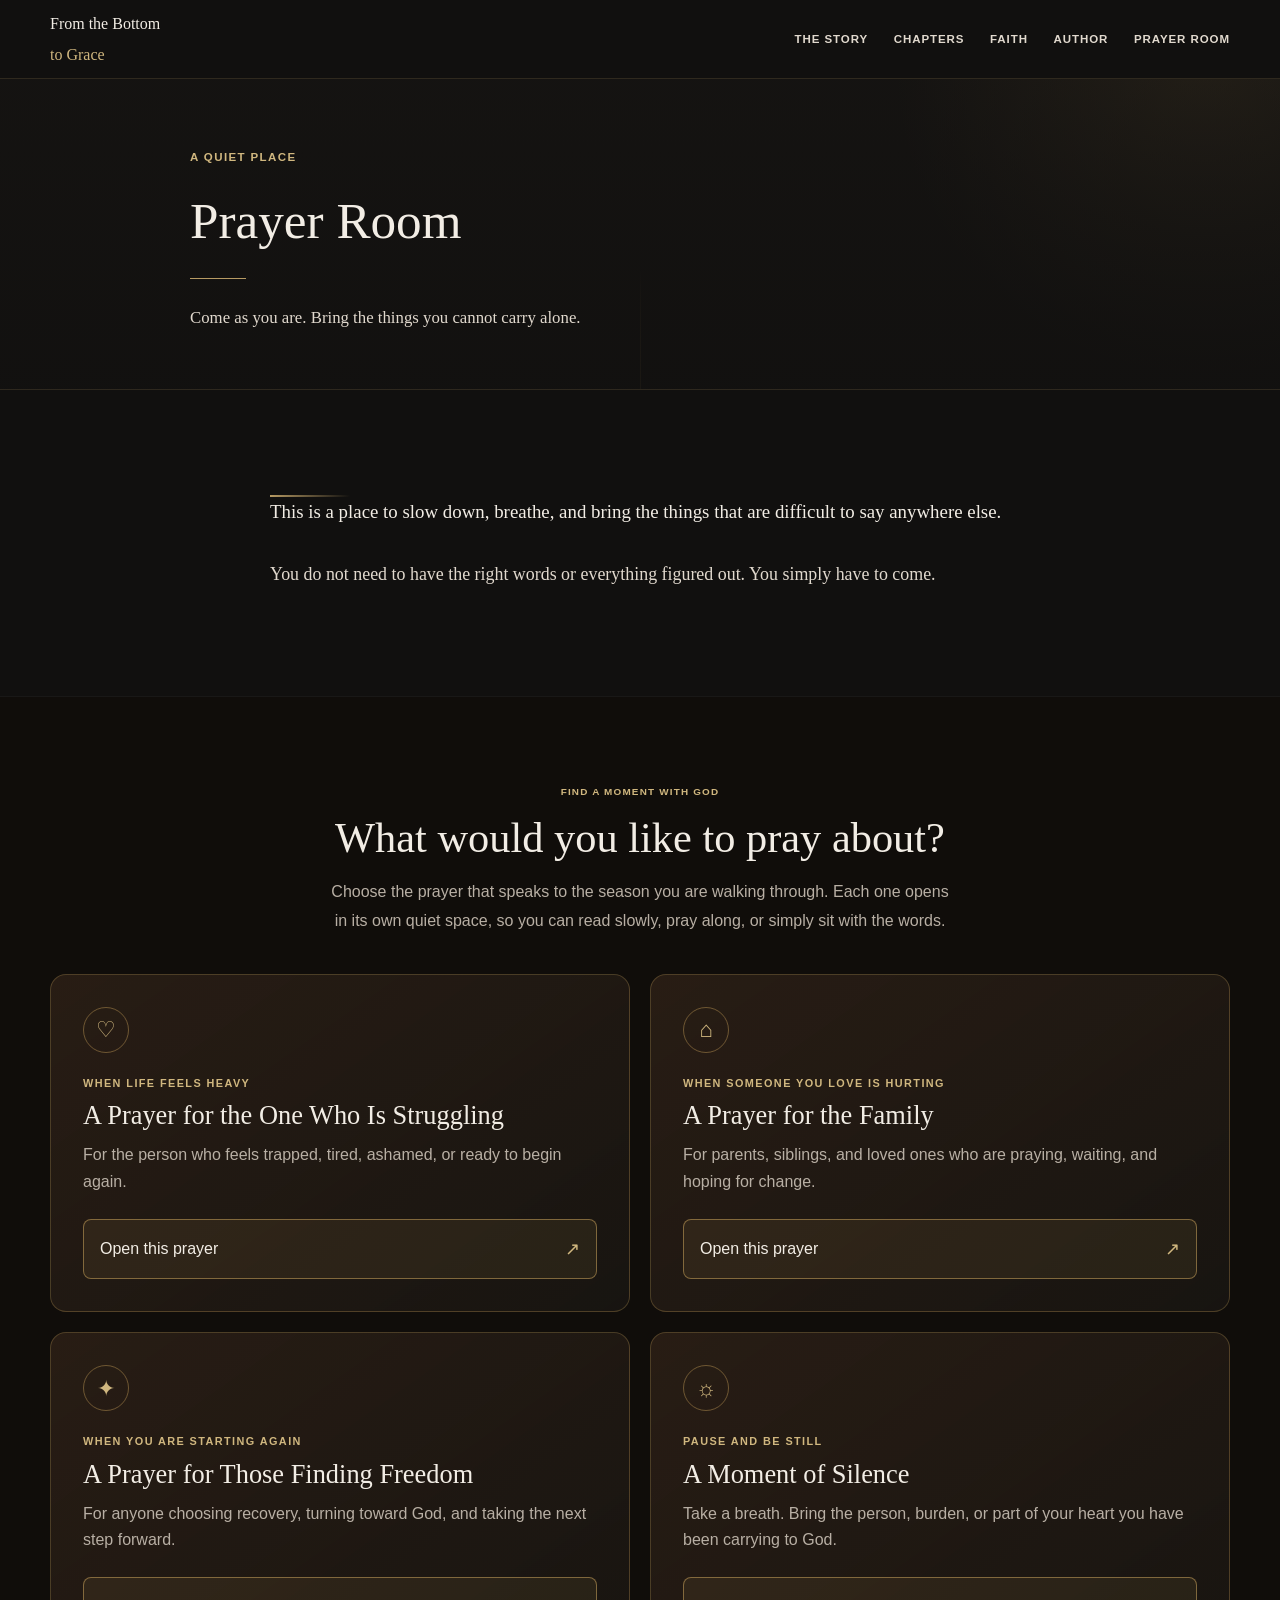
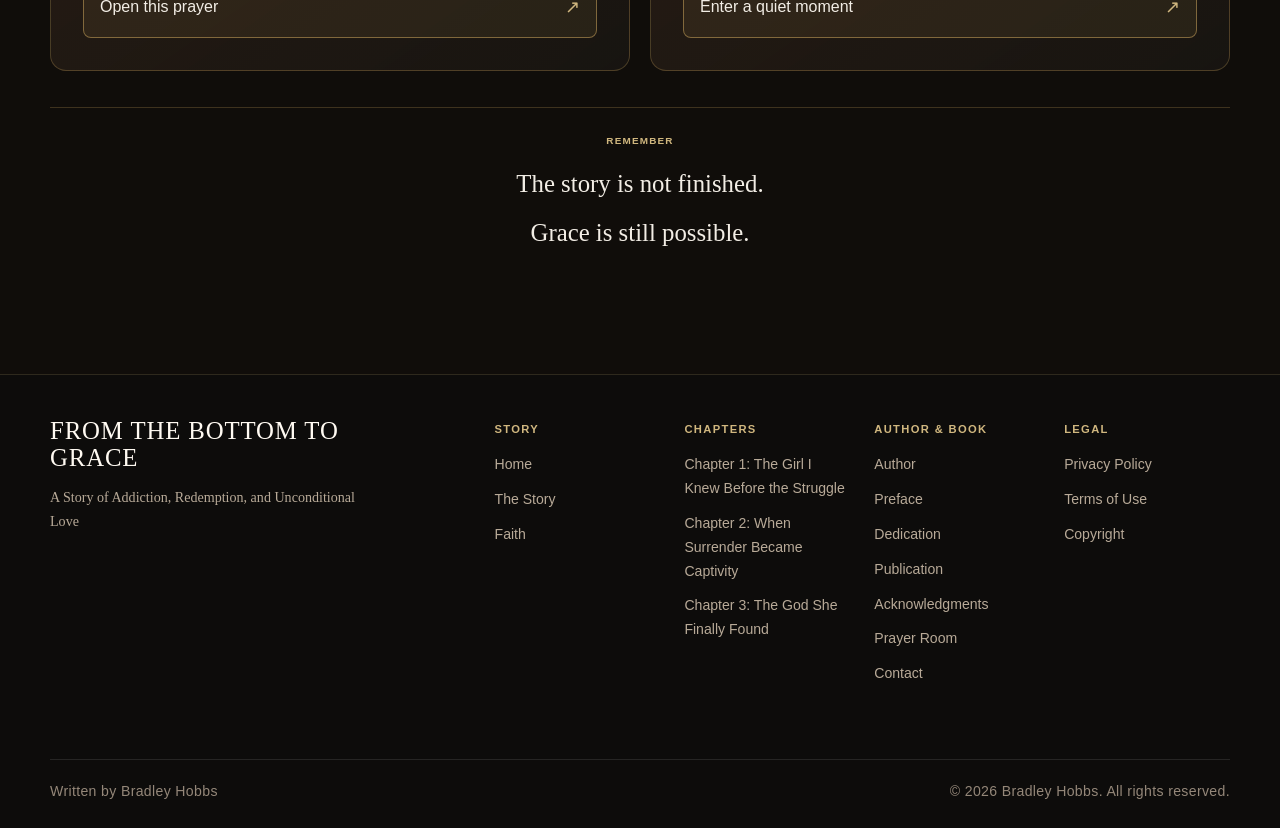
<file: prayer-room.html>
<!DOCTYPE html>
<html lang="en">
<head>
  <meta charset="UTF-8">
  <meta name="viewport" content="width=device-width, initial-scale=1.0">

  <title>Prayer Room | From the Bottom to Grace | Bradley Hobbs</title>

  <meta
    name="description"
    content="The Prayer Room for From the Bottom to Grace by Bradley Hobbs. A quiet place to pray, reflect, seek God, and remember that grace is still possible."
  >

  <link rel="stylesheet" href="styles.css?v=20261020-calm1">
</head>

<body>

  <header class="site-header">
    <div class="container navigation">
      <a href="index.html" class="site-logo" aria-label="From the Bottom to Grace Home">
        From the Bottom <span>to Grace</span>
      </a>
      <button class="mobile-menu-toggle" type="button" aria-expanded="false" aria-controls="site-menu" aria-label="Open navigation">
        <span></span><span></span><span></span>
      </button>
      <nav class="main-navigation" id="site-menu" aria-label="Main Navigation">
        <a href="index.html#story">The Story</a>
        <a href="index.html#chapters">Chapters</a>
        <a href="index.html#faith">Faith</a>
        <a href="author.html">Author</a>
        <a href="prayer-room.html">Prayer Room</a>
      </nav>
    </div>
  </header>
  <!-- PRAYER ROOM -->
  <main>

    <section class="chapter-hero prayer-hero">
      <div class="chapter-hero-overlay"></div>

      <div class="container chapter-hero-content">

        <p class="chapter-number">
          A QUIET PLACE
        </p>

        <h1>
          Prayer Room
        </h1>

        <div class="chapter-hero-divider"></div>

        <p class="chapter-hero-description">
          Come as you are. Bring the things you cannot carry alone.
        </p>

      </div>
    </section>


    <!-- INTRODUCTION -->
    <section class="chapter-introduction">

      <div class="container chapter-reading">

        <p class="chapter-opening">This is a place to slow down, breathe, and bring the things that are difficult to say anywhere else.</p>

        

        

        <p>You do not need to have the right words or everything figured out. You simply have to come.</p>

      </div>

    </section>


    <!-- PRAYER COLLECTION -->
    <section class="prayer-library">
      <div class="container">
        <div class="prayer-library-intro">
          <p class="reflection-label">FIND A MOMENT WITH GOD</p>
          <h2>What would you like to pray about?</h2>
          <p>Choose the prayer that speaks to the season you are walking through. Each one opens in its own quiet space, so you can read slowly, pray along, or simply sit with the words.</p>
        </div>

        <div class="prayer-card-grid">
          <article class="prayer-card">
            <div class="prayer-card-icon" aria-hidden="true">♡</div>
            <p class="prayer-card-kicker">WHEN LIFE FEELS HEAVY</p>
            <h3>A Prayer for the One Who Is Struggling</h3>
            <p>For the person who feels trapped, tired, ashamed, or ready to begin again.</p>
            <button class="prayer-open-button" type="button" data-prayer-open="prayer-struggling">Open this prayer <span aria-hidden="true">↗</span></button>
          </article>

          <article class="prayer-card">
            <div class="prayer-card-icon" aria-hidden="true">⌂</div>
            <p class="prayer-card-kicker">WHEN SOMEONE YOU LOVE IS HURTING</p>
            <h3>A Prayer for the Family</h3>
            <p>For parents, siblings, and loved ones who are praying, waiting, and hoping for change.</p>
            <button class="prayer-open-button" type="button" data-prayer-open="prayer-family">Open this prayer <span aria-hidden="true">↗</span></button>
          </article>

          <article class="prayer-card">
            <div class="prayer-card-icon" aria-hidden="true">✦</div>
            <p class="prayer-card-kicker">WHEN YOU ARE STARTING AGAIN</p>
            <h3>A Prayer for Those Finding Freedom</h3>
            <p>For anyone choosing recovery, turning toward God, and taking the next step forward.</p>
            <button class="prayer-open-button" type="button" data-prayer-open="prayer-freedom">Open this prayer <span aria-hidden="true">↗</span></button>
          </article>

          <article class="prayer-card prayer-reflection-card">
            <div class="prayer-card-icon" aria-hidden="true">☼</div>
            <p class="prayer-card-kicker">PAUSE AND BE STILL</p>
            <h3>A Moment of Silence</h3>
            <p>Take a breath. Bring the person, burden, or part of your heart you have been carrying to God.</p>
            <button class="prayer-open-button" type="button" data-prayer-open="prayer-silence">Enter a quiet moment <span aria-hidden="true">↗</span></button>
          </article>
        </div>

        <div class="prayer-library-reminder">
          <p class="reflection-label">REMEMBER</p>
          <p class="prayer-reminder-line">The story is not finished.</p>
          <p class="prayer-reminder-line">Grace is still possible.</p>
        </div>
      </div>
    </section>

    <!-- PRAYER POPUPS -->
    <dialog class="prayer-dialog" id="prayer-struggling" aria-labelledby="title-struggling">
      <div class="prayer-dialog-inner">
        <button class="prayer-dialog-close" type="button" data-prayer-close aria-label="Close prayer">×</button>
        <p class="reflection-label">WHEN LIFE FEELS HEAVY</p>
        <h2 id="title-struggling">A Prayer for the One Who Is Struggling</h2>
        <div class="prayer-dialog-divider"></div>
        <div class="prayer-dialog-text">
          <p>God, meet me in the place where I am. You know what I have tried to hide, the pain I have carried, and the things I have surrendered myself to that were never meant to control me.</p>
          <p>Help me understand that my struggle does not make me worthless. Give me the courage to turn around and the strength to take the next step. Teach me to surrender my life to You instead of surrendering it to the things that destroy me.</p>
          <p>I am still here, and my story is not finished. Today, I choose to turn toward You and receive Your grace one day at a time.</p>
          <p>Help me believe restoration is possible and become the person You created me to be. Let what once held me captive lose its power over me, and let Your grace become greater than my past.</p>
          <p class="prayer-amen">Amen.</p>
        </div>
      </div>
    </dialog>

    <dialog class="prayer-dialog" id="prayer-family" aria-labelledby="title-family">
      <div class="prayer-dialog-inner">
        <button class="prayer-dialog-close" type="button" data-prayer-close aria-label="Close prayer">×</button>
        <p class="reflection-label">WHEN SOMEONE YOU LOVE IS HURTING</p>
        <h2 id="title-family">A Prayer for the Family</h2>
        <div class="prayer-dialog-divider"></div>
        <div class="prayer-dialog-text">
          <p>God, remember the families who are hurting. Be near to the mother who does not know what to do, the father who is carrying more than he says, the brother or sister who keeps hoping for change, and the person who has cried out for someone they love.</p>
          <p>Give families wisdom to know when to help, when to wait, when to speak, and when their most important task is simply to remain present. Protect them from losing hope.</p>
          <p>Remind them that they cannot control another person's choices, but they can continue to love, pray, and believe that change is possible. Give them grace for the journey and strength for today.</p>
          <p class="prayer-amen">Amen.</p>
        </div>
      </div>
    </dialog>

    <dialog class="prayer-dialog" id="prayer-freedom" aria-labelledby="title-freedom">
      <div class="prayer-dialog-inner">
        <button class="prayer-dialog-close" type="button" data-prayer-close aria-label="Close prayer">×</button>
        <p class="reflection-label">WHEN YOU ARE STARTING AGAIN</p>
        <h2 id="title-freedom">A Prayer for Those Finding Freedom</h2>
        <div class="prayer-dialog-divider"></div>
        <div class="prayer-dialog-text">
          <p>God, strengthen the person who has decided to begin again. Give them courage when the road feels difficult, people who encourage them rather than define them by their past, and wisdom to recognize what might pull them backward.</p>
          <p>Give them strength to keep moving forward, especially when shame tries to convince them they are still the person they used to be. What once defined them does not have to define them forever.</p>
          <p>Help them walk in freedom. Help them walk in truth. Help them walk toward You.</p>
          <p class="prayer-amen">Amen.</p>
        </div>
      </div>
    </dialog>

    <dialog class="prayer-dialog prayer-reflection-dialog" id="prayer-silence" aria-labelledby="title-silence">
      <div class="prayer-dialog-inner">
        <button class="prayer-dialog-close" type="button" data-prayer-close aria-label="Close reflection">×</button>
        <p class="reflection-label">PAUSE AND BE STILL</p>
        <h2 id="title-silence">A Moment of Silence</h2>
        <div class="prayer-dialog-divider"></div>
        <div class="prayer-dialog-text">
          <p>Before you leave this page, take a moment to think about the person you are praying for, the part of your own life you have been afraid to surrender, and the burden you have carried for too long.</p>
          <p>You do not have to solve everything right now. Simply bring it to God.</p>
          <p>There is no perfect way to pray; there is only the decision to turn toward God and bring Him your whole heart.</p>
          <p class="prayer-amen">The story is not finished. Grace is still possible.</p>
        </div>
      </div>
    </dialog>

    <style>
      .prayer-library { padding: clamp(48px, 7vw, 88px) 0; background: #100d0a; }
      .prayer-library-intro { max-width: 720px; margin: 0 auto 38px; text-align: center; }
      .prayer-library-intro h2 { margin: 10px 0 14px; color: var(--cream, #f1eadf); font-family: Georgia, serif; font-size: clamp(1.8rem, 4vw, 2.65rem); font-weight: 500; line-height: 1.2; }
      .prayer-library-intro > p:last-child { color: var(--muted, #a99d90); margin: 0 auto; max-width: 620px; }
      .prayer-card-grid { display: grid; grid-template-columns: repeat(2, minmax(0, 1fr)); gap: 20px; }
      .prayer-card { display: flex; flex-direction: column; align-items: flex-start; min-width: 0; padding: clamp(22px, 3vw, 32px); border: 1px solid rgba(199,161,90,.28); border-radius: 16px; background: linear-gradient(145deg, rgba(74,51,35,.42), rgba(26,23,19,.78)); }
      .prayer-card-icon { display: grid; place-items: center; width: 46px; height: 46px; margin-bottom: 22px; border: 1px solid rgba(199,161,90,.45); border-radius: 50%; color: var(--gold-light, #e0c27d); font-size: 1.4rem; }
      .prayer-card-kicker { margin: 0 0 8px; color: var(--gold-light, #e0c27d); font-size: .68rem; font-weight: 700; letter-spacing: .13em; line-height: 1.5; }
      .prayer-card h3 { margin: 0 0 10px; color: var(--cream, #f1eadf); font-family: Georgia, serif; font-size: clamp(1.25rem, 2.5vw, 1.65rem); font-weight: 500; line-height: 1.25; }
      .prayer-card > p:not(.prayer-card-kicker) { margin: 0 0 24px; color: var(--muted, #a99d90); line-height: 1.65; }
      .prayer-open-button { display: inline-flex; align-items: center; justify-content: space-between; gap: 16px; width: 100%; margin-top: auto; padding: 13px 16px; border: 1px solid rgba(199,161,90,.55); border-radius: 8px; background: rgba(199,161,90,.09); color: var(--cream, #f1eadf); text-align: left; cursor: pointer; transition: background .2s ease, border-color .2s ease; }
      .prayer-open-button:hover, .prayer-open-button:focus-visible { background: rgba(199,161,90,.2); border-color: var(--gold-light, #e0c27d); outline: 2px solid transparent; }
      .prayer-open-button span { color: var(--gold-light, #e0c27d); font-size: 1.15rem; }
      .prayer-library-reminder { margin: 36px auto 0; padding: 26px 18px; border-top: 1px solid rgba(199,161,90,.25); text-align: center; }
      .prayer-reminder-line { margin: 4px 0; color: var(--cream, #f1eadf); font-family: Georgia, serif; font-size: clamp(1.2rem, 3vw, 1.55rem); }
      .prayer-dialog { box-sizing: border-box; width: min(660px, calc(100% - 28px)); max-width: 660px; max-height: min(82dvh, 820px); margin: auto; padding: 0; overflow: auto; overscroll-behavior: contain; border: 1px solid rgba(199,161,90,.5); border-radius: 16px; background: #17120e; color: var(--cream, #f1eadf); box-shadow: 0 24px 90px rgba(0,0,0,.65); }
      .prayer-dialog::backdrop { background: rgba(5,4,3,.78); backdrop-filter: blur(4px); }
      .prayer-dialog-inner { position: relative; padding: clamp(26px, 5vw, 44px); }
      .prayer-dialog-close { position: absolute; top: 14px; right: 16px; display: grid; place-items: center; width: 40px; height: 40px; border: 1px solid rgba(199,161,90,.3); border-radius: 50%; background: transparent; color: var(--cream, #f1eadf); font-size: 1.8rem; line-height: 1; cursor: pointer; }
      .prayer-dialog h2 { max-width: 500px; margin: 10px 44px 20px 0; color: var(--cream, #f1eadf); font-family: Georgia, serif; font-size: clamp(1.7rem, 4vw, 2.3rem); font-weight: 500; line-height: 1.2; }
      .prayer-dialog-divider { width: 64px; height: 2px; margin-bottom: 24px; background: var(--gold, #c7a15a); }
      .prayer-dialog-text p { margin: 0 0 17px; color: #e4d9ca; font-size: 1rem; line-height: 1.85; }
      .prayer-dialog-text .prayer-amen { margin-top: 24px; color: var(--gold-light, #e0c27d); font-family: Georgia, serif; font-size: 1.15rem; }
      .prayer-dialog.is-fallback-open { display: block; position: fixed; z-index: 1001; top: 50%; left: 50%; transform: translate(-50%, -50%); margin: 0; }
      body.prayer-modal-fallback::after { content: ""; position: fixed; z-index: 1000; inset: 0; background: rgba(5,4,3,.82); }
      @media (max-width: 640px) { .prayer-card-grid { grid-template-columns: 1fr; gap: 14px; } .prayer-card { padding: 24px; } .prayer-dialog { width: calc(100% - 24px); max-height: 88vh; max-height: 88dvh; border-radius: 12px; } .prayer-dialog-inner { padding: 28px 22px; } .prayer-dialog-close { top: 10px; right: 10px; } .prayer-dialog h2 { font-size: clamp(1.5rem, 6vw, 2rem); } .prayer-dialog-text p { font-size: 1rem; line-height: 1.75; } }
      @media (max-width: 360px) { .prayer-card { padding: 20px 18px; } .prayer-dialog-inner { padding: 25px 18px; } .prayer-dialog-close { width: 36px; height: 36px; } }
      @media (max-height: 520px) and (orientation: landscape) { .prayer-dialog { max-height: 92vh; max-height: 92dvh; } .prayer-dialog-inner { padding-top: 24px; padding-bottom: 24px; } }
    </style>

    <script>
      (() => {
        const openButtons = document.querySelectorAll("[data-prayer-open]");
        const dialogs = document.querySelectorAll(".prayer-dialog");
        const supportsNativeModal = typeof window.HTMLDialogElement !== "undefined" &&
          typeof window.HTMLDialogElement.prototype.showModal === "function";

        const closePrayer = (dialog) => {
          if (supportsNativeModal && typeof dialog.close === "function" && dialog.open) {
            dialog.close();
          } else {
            dialog.classList.remove("is-fallback-open");
            dialog.removeAttribute("open");
            dialog.removeAttribute("aria-modal");
            document.body.classList.remove("prayer-modal-fallback");
          }
        };

        openButtons.forEach((button) => {
          button.addEventListener("click", () => {
            const dialog = document.getElementById(button.getAttribute("data-prayer-open"));
            if (!dialog) return;
            if (supportsNativeModal) {
              if (!dialog.open) dialog.showModal();
            } else {
              dialog.setAttribute("open", "");
              dialog.setAttribute("aria-modal", "true");
              dialog.classList.add("is-fallback-open");
              document.body.classList.add("prayer-modal-fallback");
              const closeButton = dialog.querySelector("[data-prayer-close]");
              if (closeButton) closeButton.focus();
            }
          });
        });

        dialogs.forEach((dialog) => {
          dialog.querySelectorAll("[data-prayer-close]").forEach((button) => {
            button.addEventListener("click", () => closePrayer(dialog));
          });
          dialog.addEventListener("click", (event) => {
            if (event.target === dialog) closePrayer(dialog);
          });
        });

        document.addEventListener("keydown", (event) => {
          if (event.key === "Escape") {
            dialogs.forEach((dialog) => {
              if (dialog.open || dialog.classList.contains("is-fallback-open")) closePrayer(dialog);
            });
          }
        });
      })();
    </script>


    <!-- NAVIGATION -->
    

  </main>


  <!-- FOOTER -->
  
  <!-- =========================================
       SITE FOOTER
       ========================================= -->

  <footer class="site-footer">
    <div class="container footer-inner">
      <div class="footer-brand">
        <div class="footer-title">FROM THE BOTTOM TO GRACE</div>
        <div class="footer-subtitle">A Story of Addiction, Redemption, and Unconditional Love</div>
      </div>

      <div class="footer-links">

        <div class="footer-resource-group">
          <div class="footer-resource-title">STORY</div>
          <a href="index.html">Home</a>
          <a href="index.html#story">The Story</a>
          <a href="index.html#faith">Faith</a>
        </div>

        <div class="footer-resource-group">
          <div class="footer-resource-title">CHAPTERS</div>
          <a href="chapter-1.html">Chapter 1: The Girl I Knew Before the Struggle</a>
          <a href="chapter-2.html">Chapter 2: When Surrender Became Captivity</a>
          <a href="chapter-3.html">Chapter 3: The God She Finally Found</a>
        </div>

        <div class="footer-resource-group">
          <div class="footer-resource-title">AUTHOR &amp; BOOK</div>
          <a href="author.html">Author</a>
          <a href="preface.html">Preface</a>
          <a href="dedication.html">Dedication</a>
          <a href="publication.html">Publication</a>
          <a href="acknowledgments.html">Acknowledgments</a>
          <a href="prayer-room.html">Prayer Room</a>
          <a href="contact.html">Contact</a>
        </div>

        <div class="footer-resource-group">
          <div class="footer-resource-title">LEGAL</div>
          <a href="privacy.html">Privacy Policy</a>
          <a href="terms.html">Terms of Use</a>
          <a href="copyright.html">Copyright</a>
        </div>

      </div>

      <div class="footer-bottom">
        <p>Written by Bradley Hobbs</p>
        <p>&copy; 2026 Bradley Hobbs. All rights reserved.</p>
      </div>
    </div>
  </footer>

  <script src="site.js"></script>
</body>
</html>
</file>
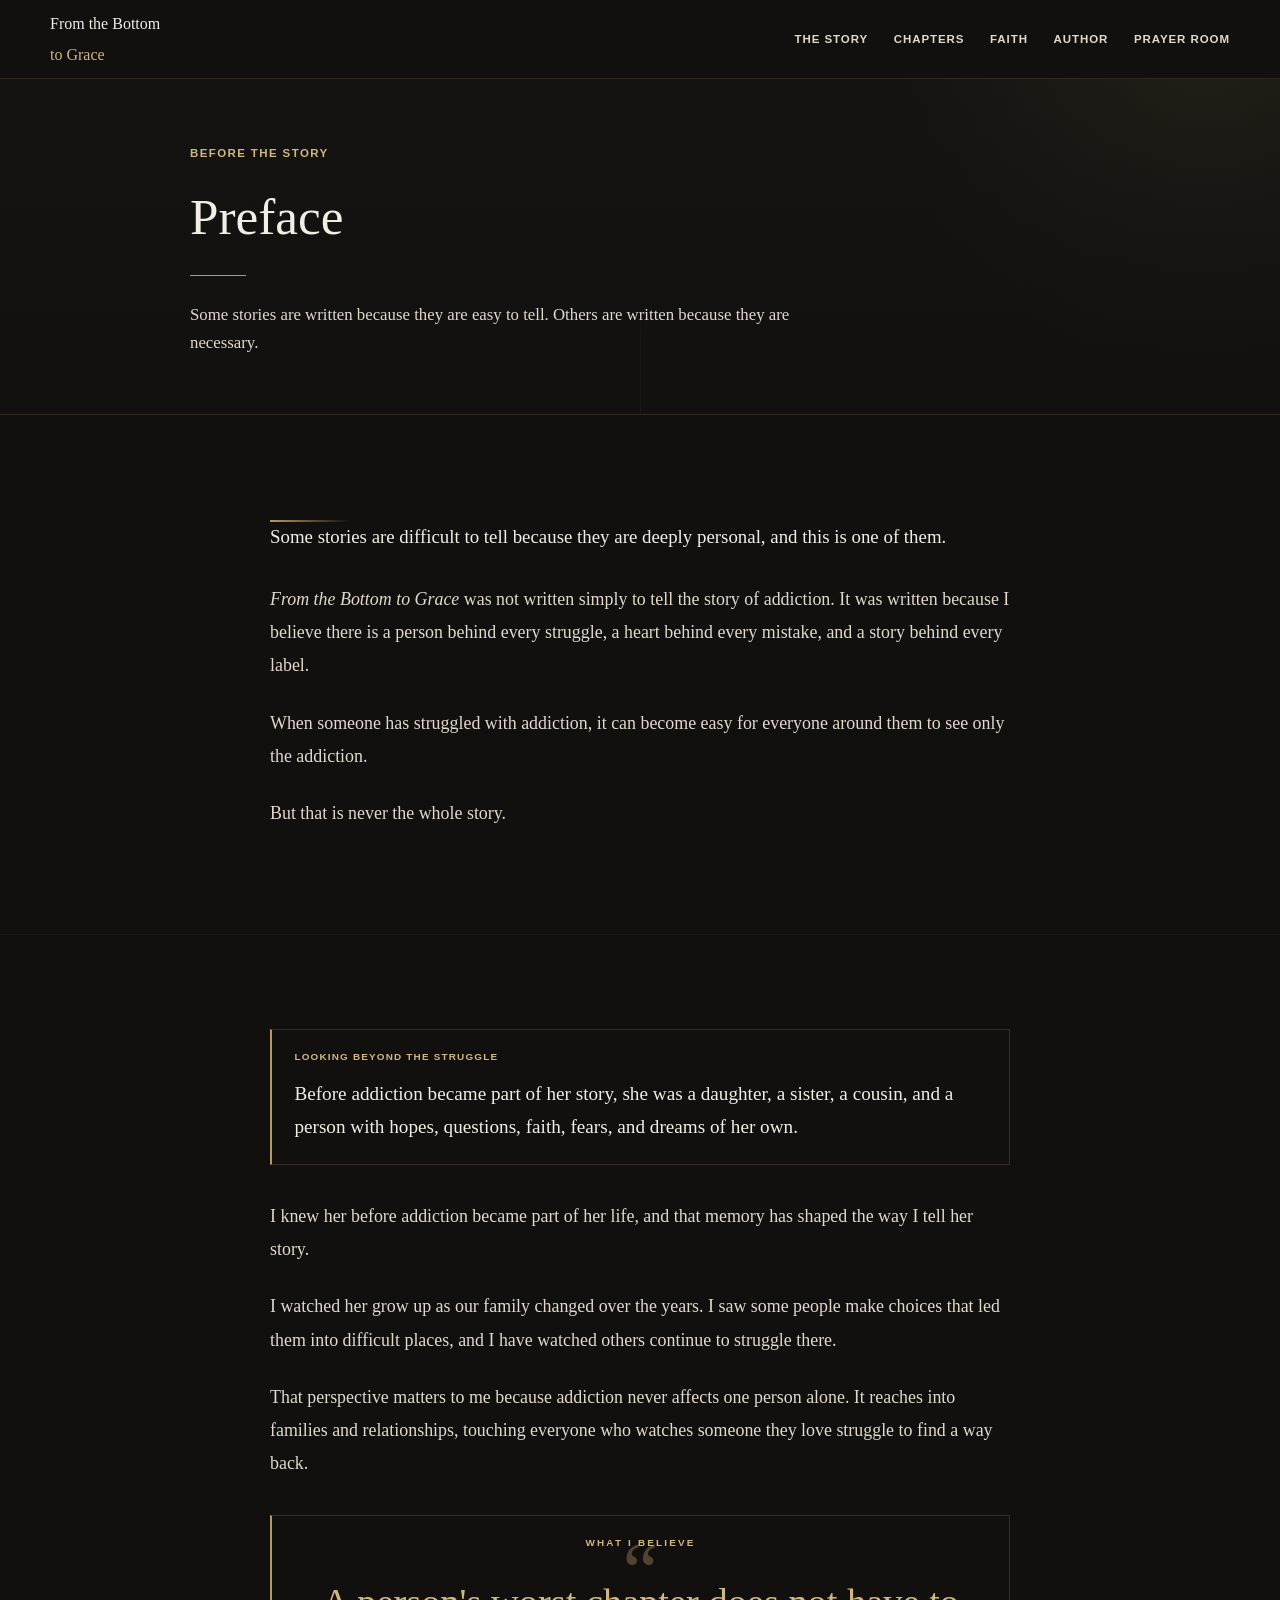
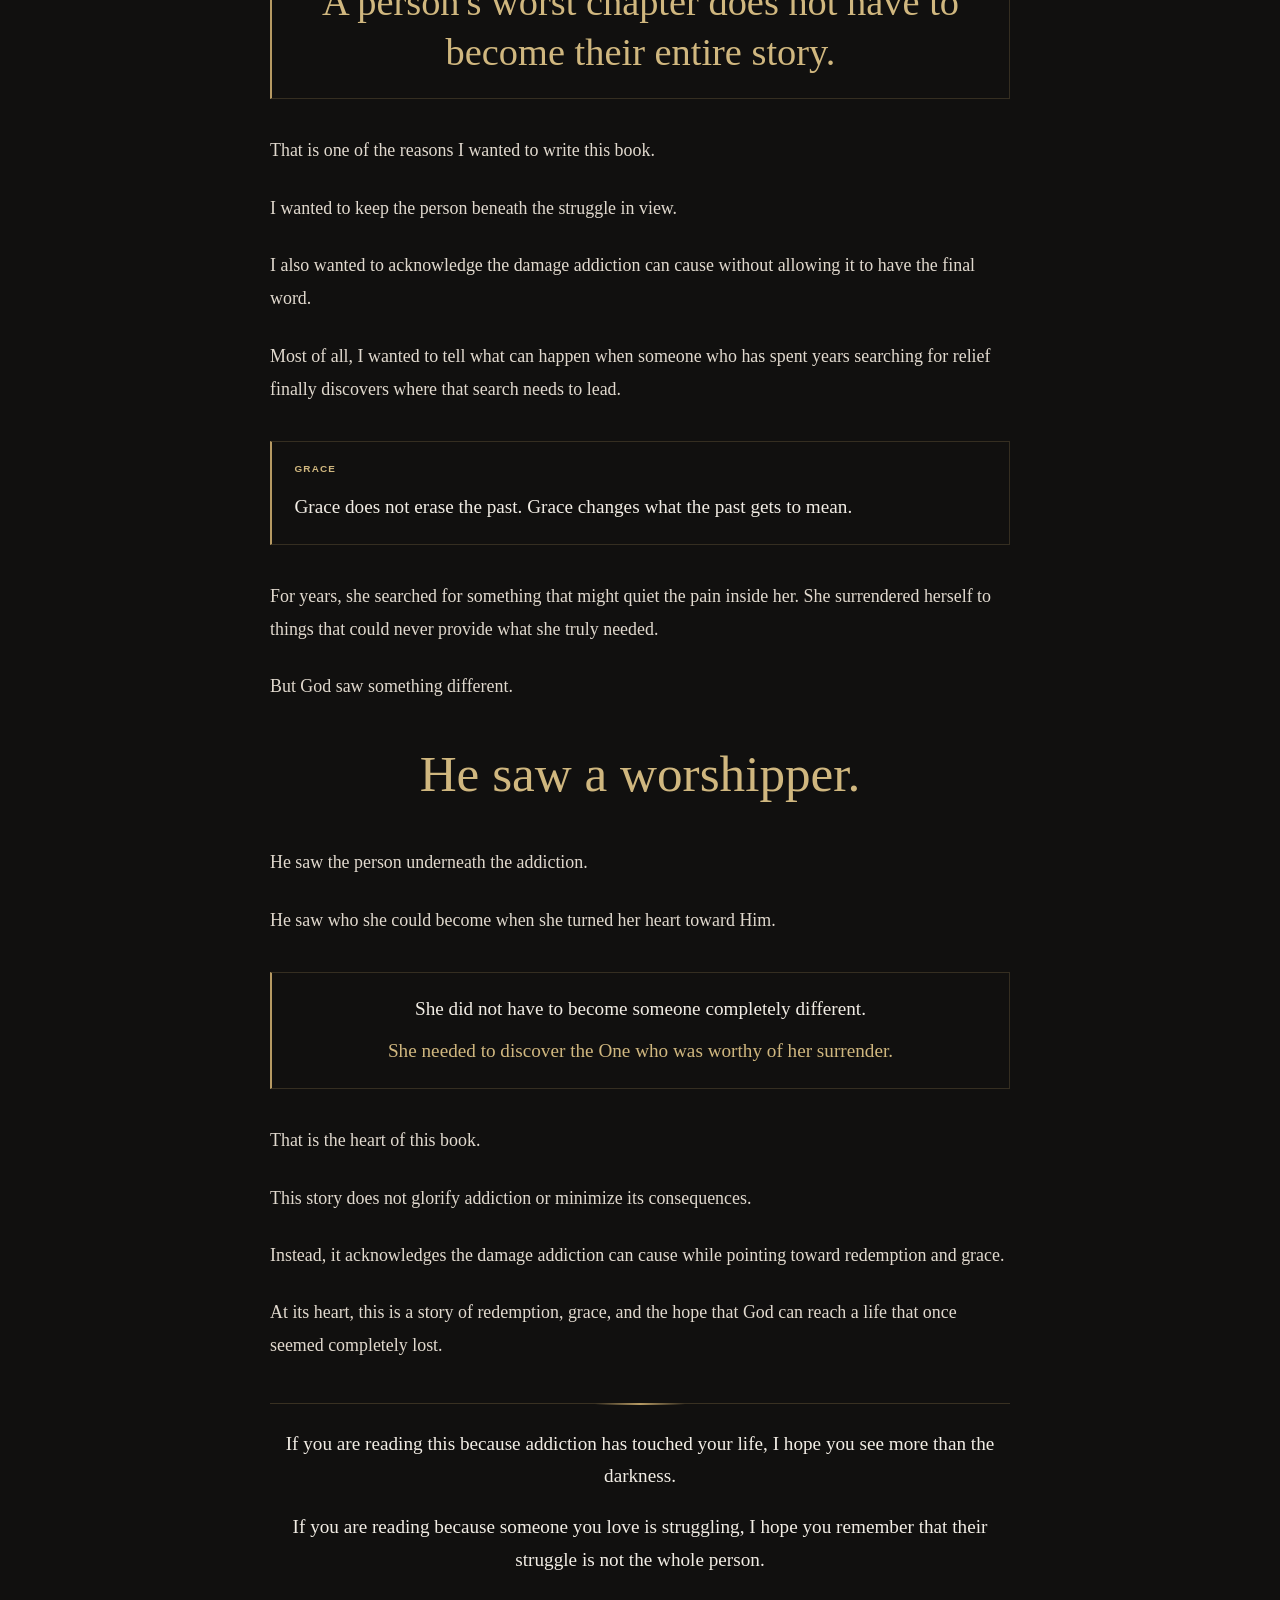
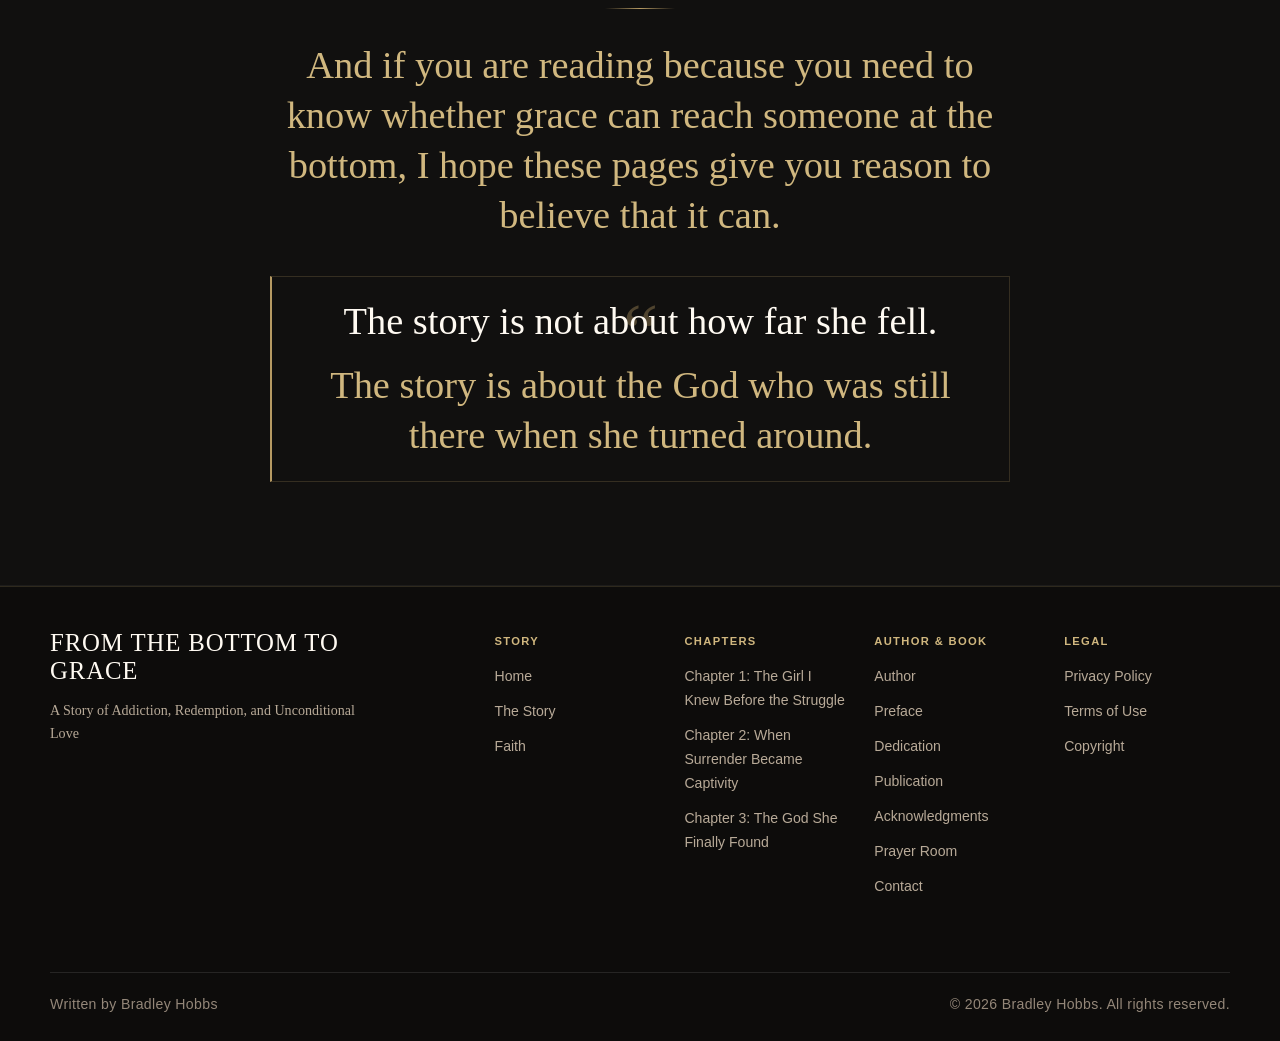
<file: preface.html>
<!DOCTYPE html>
<html lang="en">
<head>
  <meta charset="UTF-8">
  <meta name="viewport" content="width=device-width, initial-scale=1.0">

  <title>Preface | From the Bottom to Grace | Bradley Hobbs</title>

  <meta
    name="description"
    content="The preface to From the Bottom to Grace by Bradley Hobbs, a story of addiction, redemption, faith, and unconditional love."
  >

  <link rel="stylesheet" href="styles.css?v=20261020-calm1">
</head>

<body>

  <header class="site-header">
    <div class="container navigation">
      <a href="index.html" class="site-logo" aria-label="From the Bottom to Grace Home">
        From the Bottom <span>to Grace</span>
      </a>
      <button class="mobile-menu-toggle" type="button" aria-expanded="false" aria-controls="site-menu" aria-label="Open navigation">
        <span></span><span></span><span></span>
      </button>
      <nav class="main-navigation" id="site-menu" aria-label="Main Navigation">
        <a href="index.html#story">The Story</a>
        <a href="index.html#chapters">Chapters</a>
        <a href="index.html#faith">Faith</a>
        <a href="author.html">Author</a>
        <a href="prayer-room.html">Prayer Room</a>
      </nav>
    </div>
  </header>
  <!-- PREFACE -->
  <main>

    <section class="chapter-hero">
      <div class="chapter-hero-overlay"></div>

      <div class="container chapter-hero-content">

        <p class="chapter-number">
          BEFORE THE STORY
        </p>

        <h1>
          Preface
        </h1>

        <div class="chapter-hero-divider"></div>

        <p class="chapter-hero-description">
          Some stories are written because they are easy to tell.
          Others are written because they are necessary.
        </p>

      </div>
    </section>


    <section class="chapter-introduction">

      <div class="container chapter-reading">

        <p class="chapter-opening">Some stories are difficult to tell because they are deeply personal, and this is one of them.</p>

        <p>
          <em>From the Bottom to Grace</em> was not written simply to tell the
          story of addiction. It was written because I believe there is a
          person behind every struggle, a heart behind every mistake, and a
          story behind every label.
        </p>

        <p>
          When someone has struggled with addiction, it can become easy for
          everyone around them to see only the addiction.
        </p>

        <p>
          But that is never the whole story.
        </p>

      </div>

    </section>


    <section class="chapter-content">

      <div class="container chapter-reading">

        <div class="chapter-reflection">

          <p class="reflection-label">
            LOOKING BEYOND THE STRUGGLE
          </p>

          <p>Before addiction became part of her story, she was a daughter, a sister, a cousin, and a person with hopes, questions, faith, fears, and dreams of her own.</p>

        </div>


        <p>I knew her before addiction became part of her life, and that memory has shaped the way I tell her story.</p>

        <p>I watched her grow up as our family changed over the years. I saw some people make choices that led them into difficult places, and I have watched others continue to struggle there.</p>

        <p>That perspective matters to me because addiction never affects one person alone. It reaches into families and relationships, touching everyone who watches someone they love struggle to find a way back.</p>


        <div class="worshipper-section">

          <p class="worshipper-label">
            WHAT I BELIEVE
          </p>

          <p class="worshipper-line">
            A person's worst chapter does not have to become their entire
            story.
          </p>

        </div>


        <p>
          That is one of the reasons I wanted to write this book.
        </p>

        <p>I wanted to keep the person beneath the struggle in view.</p>

        <p>I also wanted to acknowledge the damage addiction can cause without allowing it to have the final word.</p>

        <p>Most of all, I wanted to tell what can happen when someone who has spent years searching for relief finally discovers where that search needs to lead.</p>


        <div class="chapter-reflection">

          <p class="reflection-label">
            GRACE
          </p>

          <p>
            Grace does not erase the past. Grace changes what the past gets to
            mean.
          </p>

        </div>


        <p>For years, she searched for something that might quiet the pain inside her. She surrendered herself to things that could never provide what she truly needed.</p>

        <p>
          But God saw something different.
        </p>

        <p class="chapter-emphasis">
          He saw a worshipper.
        </p>

        <p>
          He saw the person underneath the addiction.
        </p>

        <p>He saw who she could become when she turned her heart toward Him.</p>


        <div class="chapter-emphasis-block">

          <p>
            She did not have to become someone completely different.
          </p>

          <p>She needed to discover the One who was worthy of her surrender.</p>

        </div>


        <p>
          That is the heart of this book.
        </p>

        <p>This story does not glorify addiction or minimize its consequences.</p>

        <p>Instead, it acknowledges the damage addiction can cause while pointing toward redemption and grace.</p>

        <p>At its heart, this is a story of redemption, grace, and the hope that God can reach a life that once seemed completely lost.</p>


        <div class="chapter-conclusion">

          <p>
            If you are reading this because addiction has touched your life,
            I hope you see more than the darkness.
          </p>

          <p>
            If you are reading because someone you love is struggling, I hope
            you remember that their struggle is not the whole person.
          </p>

          <div class="conclusion-divider"></div>

          <p class="conclusion-final">
            And if you are reading because you need to know whether grace can
            reach someone at the bottom, I hope these pages give you reason to
            believe that it can.
          </p>

        </div>


        <div class="worshipper-section">

          <p class="worshipper-line">
            The story is not about how far she fell.
          </p>

          <p class="worshipper-line">
            The story is about the God who was still there when she turned
            around.
          </p>

        </div>

      </div>

    </section>


    <!-- NAVIGATION -->
    

  </main>


  <!-- FOOTER -->
  
  <!-- =========================================
       SITE FOOTER
       ========================================= -->

  <footer class="site-footer">
    <div class="container footer-inner">
      <div class="footer-brand">
        <div class="footer-title">FROM THE BOTTOM TO GRACE</div>
        <div class="footer-subtitle">A Story of Addiction, Redemption, and Unconditional Love</div>
      </div>

      <div class="footer-links">

        <div class="footer-resource-group">
          <div class="footer-resource-title">STORY</div>
          <a href="index.html">Home</a>
          <a href="index.html#story">The Story</a>
          <a href="index.html#faith">Faith</a>
        </div>

        <div class="footer-resource-group">
          <div class="footer-resource-title">CHAPTERS</div>
          <a href="chapter-1.html">Chapter 1: The Girl I Knew Before the Struggle</a>
          <a href="chapter-2.html">Chapter 2: When Surrender Became Captivity</a>
          <a href="chapter-3.html">Chapter 3: The God She Finally Found</a>
        </div>

        <div class="footer-resource-group">
          <div class="footer-resource-title">AUTHOR &amp; BOOK</div>
          <a href="author.html">Author</a>
          <a href="preface.html">Preface</a>
          <a href="dedication.html">Dedication</a>
          <a href="publication.html">Publication</a>
          <a href="acknowledgments.html">Acknowledgments</a>
          <a href="prayer-room.html">Prayer Room</a>
          <a href="contact.html">Contact</a>
        </div>

        <div class="footer-resource-group">
          <div class="footer-resource-title">LEGAL</div>
          <a href="privacy.html">Privacy Policy</a>
          <a href="terms.html">Terms of Use</a>
          <a href="copyright.html">Copyright</a>
        </div>

      </div>

      <div class="footer-bottom">
        <p>Written by Bradley Hobbs</p>
        <p>&copy; 2026 Bradley Hobbs. All rights reserved.</p>
      </div>
    </div>
  </footer>

  <script src="site.js"></script>
</body>
</html>
</file>
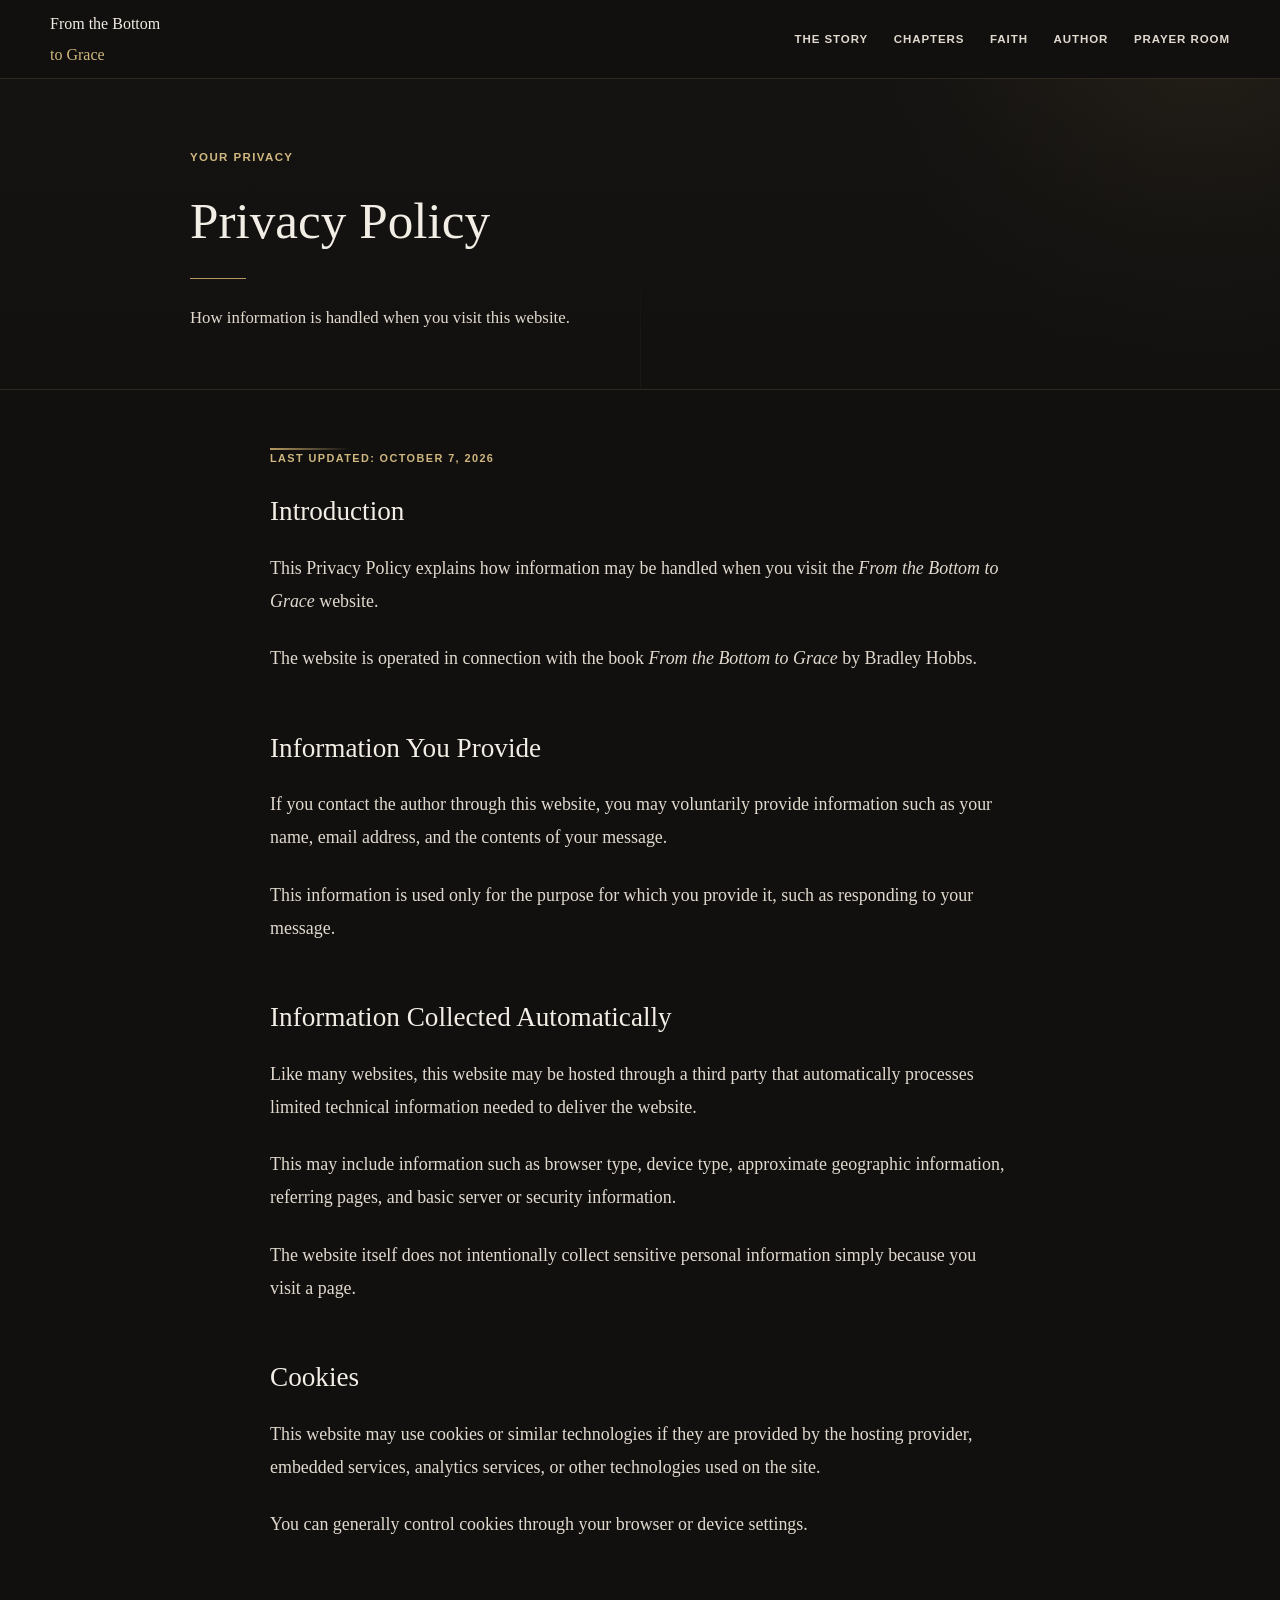
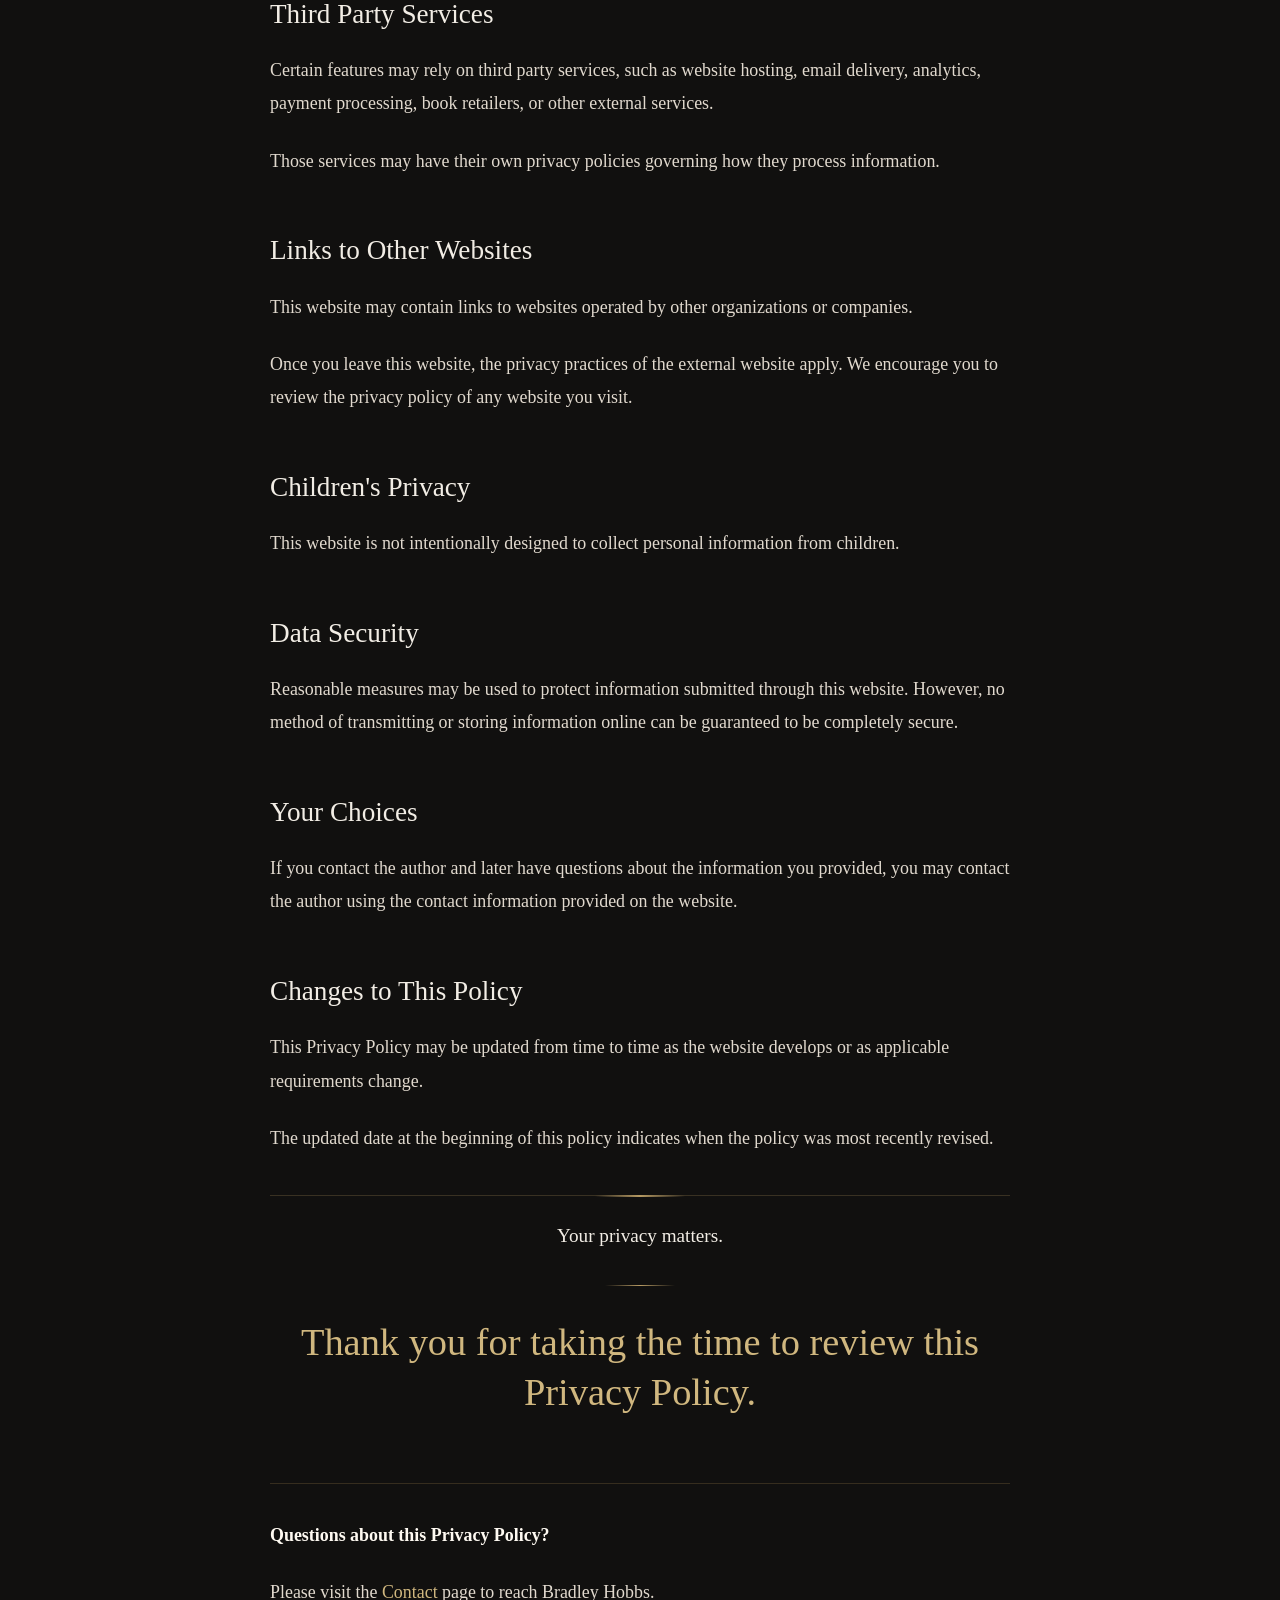
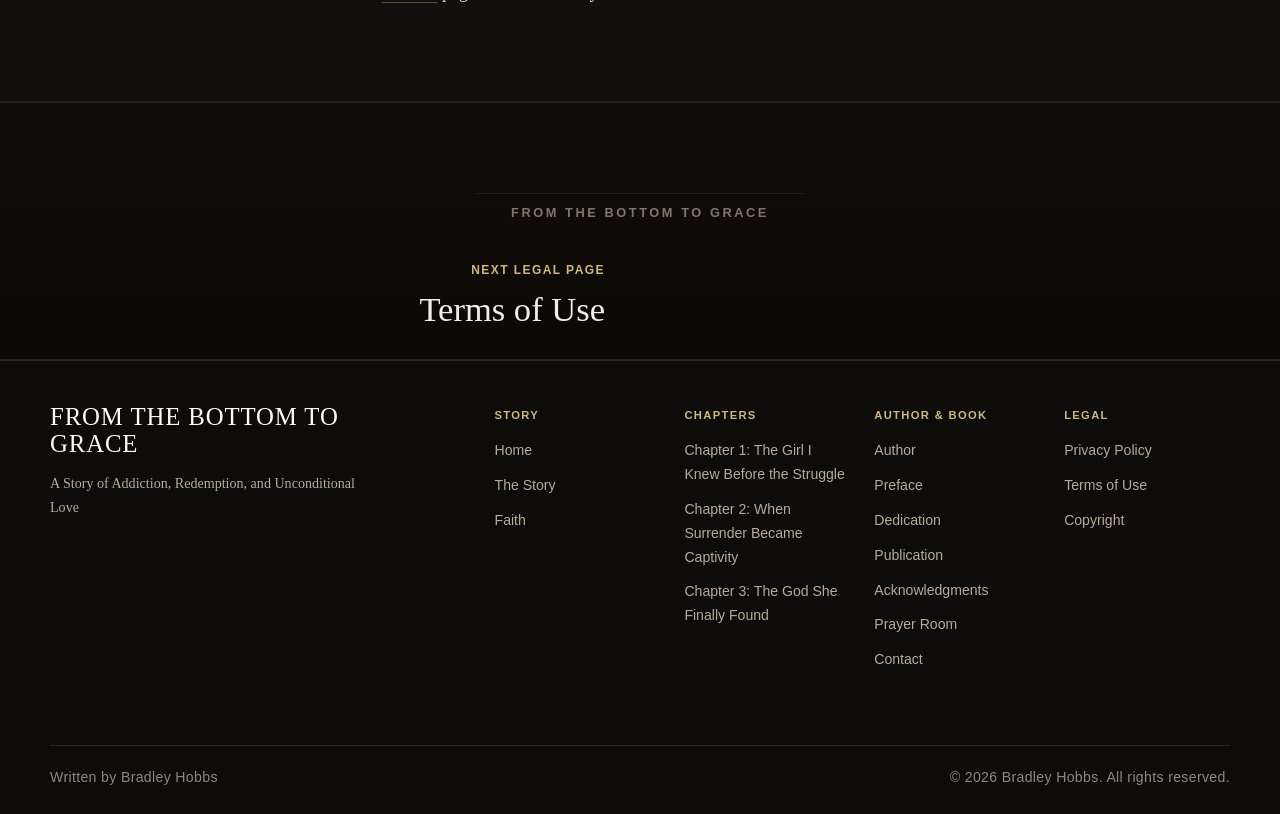
<file: privacy.html>
<!DOCTYPE html>
<html lang="en">
<head>
  <meta charset="UTF-8">
  <meta name="viewport" content="width=device-width, initial-scale=1.0">

  <title>Privacy Policy | From the Bottom to Grace | Bradley Hobbs</title>

  <meta
    name="description"
    content="Privacy Policy for the From the Bottom to Grace website by Bradley Hobbs."
  >

  <link rel="stylesheet" href="styles.css?v=20261020-calm1">
</head>

<body>

  <header class="site-header">
    <div class="container navigation">
      <a href="index.html" class="site-logo" aria-label="From the Bottom to Grace Home">
        From the Bottom <span>to Grace</span>
      </a>
      <button class="mobile-menu-toggle" type="button" aria-expanded="false" aria-controls="site-menu" aria-label="Open navigation">
        <span></span><span></span><span></span>
      </button>
      <nav class="main-navigation" id="site-menu" aria-label="Main Navigation">
        <a href="index.html#story">The Story</a>
        <a href="index.html#chapters">Chapters</a>
        <a href="index.html#faith">Faith</a>
        <a href="author.html">Author</a>
        <a href="prayer-room.html">Prayer Room</a>
      </nav>
    </div>
  </header>
  <!-- PRIVACY POLICY -->
  <main>

    <section class="chapter-hero">

      <div class="chapter-hero-overlay"></div>

      <div class="container chapter-hero-content">

        <p class="chapter-number">
          YOUR PRIVACY
        </p>

        <h1>
          Privacy Policy
        </h1>

        <div class="chapter-hero-divider"></div>

        <p class="chapter-hero-description">
          How information is handled when you visit this website.
        </p>

      </div>

    </section>


    <section class="chapter-content legal-page">

      <div class="container chapter-reading">

        <p class="chapter-opening">
          Last updated: October 7, 2026
        </p>


        <h2>
          Introduction
        </h2>

        <p>
          This Privacy Policy explains how information may be handled when
          you visit the <em>From the Bottom to Grace</em> website.
        </p>

        <p>
          The website is operated in connection with the book
          <em>From the Bottom to Grace</em> by Bradley Hobbs.
        </p>


        <h2>
          Information You Provide
        </h2>

        <p>
          If you contact the author through this website, you may voluntarily
          provide information such as your name, email address, and the
          contents of your message.
        </p>

        <p>
          This information is used only for the purpose for which you provide
          it, such as responding to your message.
        </p>


        <h2>
          Information Collected Automatically
        </h2>

        <p>
          Like many websites, this website may be hosted through a third party
          that automatically processes limited technical information needed
          to deliver the website.
        </p>

        <p>
          This may include information such as browser type, device type,
          approximate geographic information, referring pages, and basic
          server or security information.
        </p>

        <p>
          The website itself does not intentionally collect sensitive personal
          information simply because you visit a page.
        </p>


        <h2>
          Cookies
        </h2>

        <p>
          This website may use cookies or similar technologies if they are
          provided by the hosting provider, embedded services, analytics
          services, or other technologies used on the site.
        </p>

        <p>
          You can generally control cookies through your browser or device
          settings.
        </p>


        <h2>
          Third Party Services
        </h2>

        <p>
          Certain features may rely on third party services, such as website
          hosting, email delivery, analytics, payment processing, book
          retailers, or other external services.
        </p>

        <p>
          Those services may have their own privacy policies governing how
          they process information.
        </p>


        <h2>
          Links to Other Websites
        </h2>

        <p>
          This website may contain links to websites operated by other
          organizations or companies.
        </p>

        <p>
          Once you leave this website, the privacy practices of the external
          website apply. We encourage you to review the privacy policy of any
          website you visit.
        </p>


        <h2>
          Children's Privacy
        </h2>

        <p>
          This website is not intentionally designed to collect personal
          information from children.
        </p>


        <h2>
          Data Security
        </h2>

        <p>
          Reasonable measures may be used to protect information submitted
          through this website. However, no method of transmitting or storing
          information online can be guaranteed to be completely secure.
        </p>


        <h2>
          Your Choices
        </h2>

        <p>
          If you contact the author and later have questions about the
          information you provided, you may contact the author using the
          contact information provided on the website.
        </p>


        <h2>
          Changes to This Policy
        </h2>

        <p>
          This Privacy Policy may be updated from time to time as the website
          develops or as applicable requirements change.
        </p>

        <p>
          The updated date at the beginning of this policy indicates when the
          policy was most recently revised.
        </p>


        <div class="chapter-conclusion">

          <p>
            Your privacy matters.
          </p>

          <div class="conclusion-divider"></div>

          <p class="conclusion-final">
            Thank you for taking the time to review this Privacy Policy.
          </p>

        </div>


        <div class="legal-contact">

          <p>
            <strong>Questions about this Privacy Policy?</strong>
          </p>

          <p>
            Please visit the
            <a href="contact.html">Contact</a>
            page to reach Bradley Hobbs.
          </p>

        </div>

      </div>

    </section>


    <!-- NAVIGATION -->
    <section class="legal-navigation"><div class="container book-navigation-inner"><div class="book-nav-spacer" aria-hidden="true"></div><a href="index.html" class="book-nav-home">From the Bottom to Grace</a><a href="terms.html" class="book-nav-link book-nav-next"><span class="book-nav-label">Next Legal Page</span><span class="book-nav-title">Terms of Use</span></a></div></section>

  </main>


  <!-- FOOTER -->
  <footer class="site-footer">
    <div class="container footer-inner">
      <div class="footer-brand">
        <div class="footer-title">FROM THE BOTTOM TO GRACE</div>
        <div class="footer-subtitle">A Story of Addiction, Redemption, and Unconditional Love</div>
      </div>
      <div class="footer-links">
        <div class="footer-resource-group">
          <div class="footer-resource-title">STORY</div>
          <a href="index.html">Home</a>
          <a href="index.html#story">The Story</a>
          <a href="index.html#faith">Faith</a>
        </div>
        <div class="footer-resource-group">
          <div class="footer-resource-title">CHAPTERS</div>
          <a href="chapter-1.html">Chapter 1: The Girl I Knew Before the Struggle</a>
          <a href="chapter-2.html">Chapter 2: When Surrender Became Captivity</a>
          <a href="chapter-3.html">Chapter 3: The God She Finally Found</a>
        </div>
        <div class="footer-resource-group">
          <div class="footer-resource-title">AUTHOR &amp; BOOK</div>
          <a href="author.html">Author</a>
          <a href="preface.html">Preface</a>
          <a href="dedication.html">Dedication</a>
          <a href="publication.html">Publication</a>
          <a href="acknowledgments.html">Acknowledgments</a>
          <a href="prayer-room.html">Prayer Room</a>
          <a href="contact.html">Contact</a>
        </div>
        <div class="footer-resource-group">
          <div class="footer-resource-title">LEGAL</div>
          <a href="privacy.html">Privacy Policy</a>
          <a href="terms.html">Terms of Use</a>
          <a href="copyright.html">Copyright</a>
        </div>
      </div>
      <div class="footer-bottom">
        <p>Written by Bradley Hobbs</p>
        <p>&copy; 2026 Bradley Hobbs. All rights reserved.</p>
      </div>
    </div>
  </footer>

  <script src="site.js"></script>
</body>
</html>
</file>
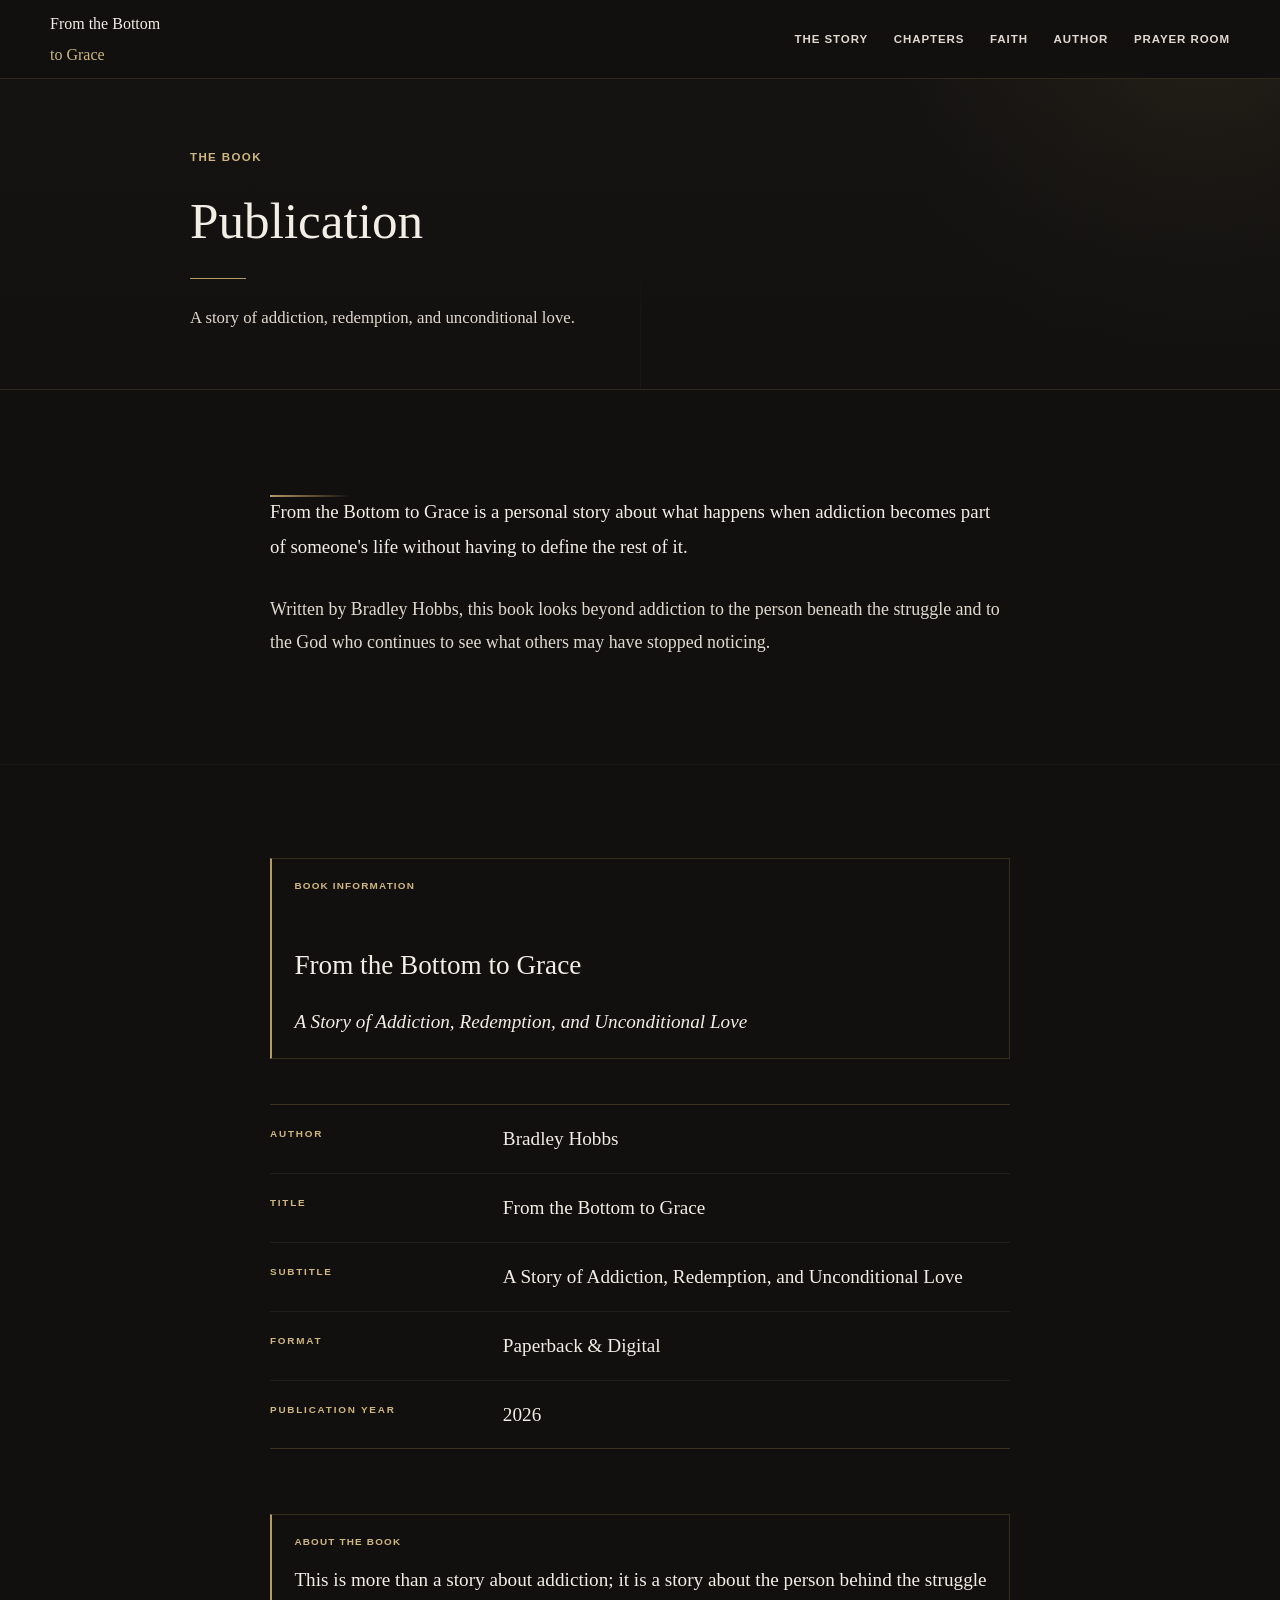
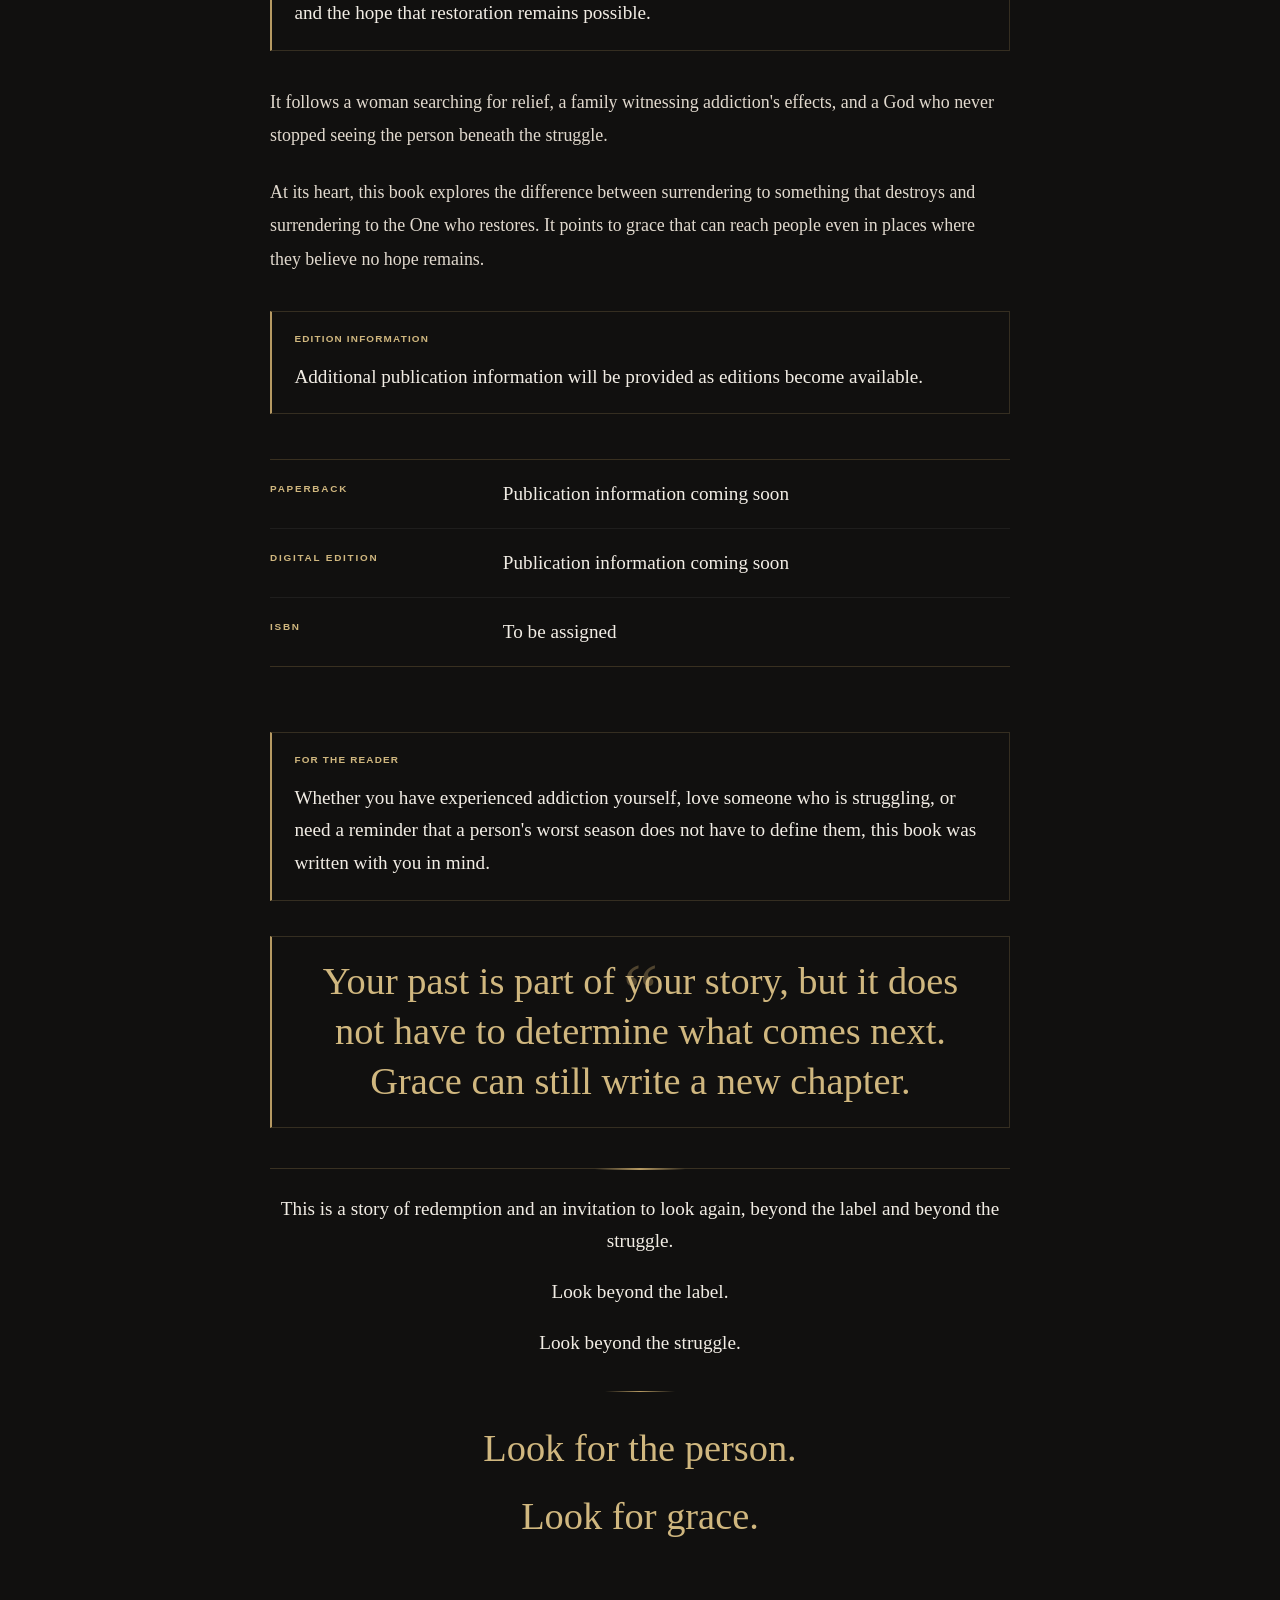
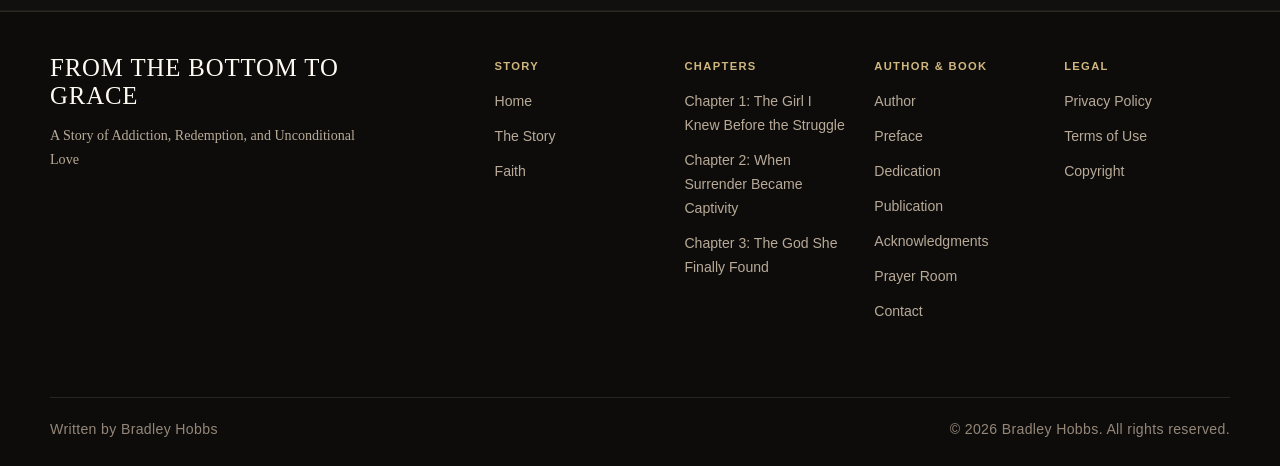
<file: publication.html>
<!DOCTYPE html>
<html lang="en">
<head>
  <meta charset="UTF-8">
  <meta name="viewport" content="width=device-width, initial-scale=1.0">

  <title>Publication | From the Bottom to Grace | Bradley Hobbs</title>

  <meta
    name="description"
    content="Publication information for From the Bottom to Grace by Bradley Hobbs, a story of addiction, redemption, faith, and unconditional love."
  >

  <link rel="stylesheet" href="styles.css?v=20261020-calm1">
</head>

<body>

  <header class="site-header">
    <div class="container navigation">
      <a href="index.html" class="site-logo" aria-label="From the Bottom to Grace Home">
        From the Bottom <span>to Grace</span>
      </a>
      <button class="mobile-menu-toggle" type="button" aria-expanded="false" aria-controls="site-menu" aria-label="Open navigation">
        <span></span><span></span><span></span>
      </button>
      <nav class="main-navigation" id="site-menu" aria-label="Main Navigation">
        <a href="index.html#story">The Story</a>
        <a href="index.html#chapters">Chapters</a>
        <a href="index.html#faith">Faith</a>
        <a href="author.html">Author</a>
        <a href="prayer-room.html">Prayer Room</a>
      </nav>
    </div>
  </header>
  <!-- PUBLICATION -->
  <main>

    <section class="chapter-hero">
      <div class="chapter-hero-overlay"></div>

      <div class="container chapter-hero-content">

        <p class="chapter-number">
          THE BOOK
        </p>

        <h1>
          Publication
        </h1>

        <div class="chapter-hero-divider"></div>

        <p class="chapter-hero-description">
          A story of addiction, redemption, and unconditional love.
        </p>

      </div>
    </section>


    <!-- BOOK INTRODUCTION -->
    <section class="chapter-introduction">

      <div class="container chapter-reading">

        <p class="chapter-opening">From the Bottom to Grace is a personal story about what happens when addiction becomes part of someone's life without having to define the rest of it.</p>

        <p>Written by Bradley Hobbs, this book looks beyond addiction to the person beneath the struggle and to the God who continues to see what others may have stopped noticing.</p>

      </div>

    </section>


    <!-- BOOK DETAILS -->
    <section class="chapter-content">

      <div class="container chapter-reading">

        <div class="chapter-reflection">

          <p class="reflection-label">
            BOOK INFORMATION
          </p>

          <h2>
            From the Bottom to Grace
          </h2>

          <p>
            <em>A Story of Addiction, Redemption, and Unconditional Love</em>
          </p>

        </div>


        <div class="publication-details">

          <div class="publication-detail">

            <span class="publication-label">
              Author
            </span>

            <span class="publication-value">
              Bradley Hobbs
            </span>

          </div>


          <div class="publication-detail">

            <span class="publication-label">
              Title
            </span>

            <span class="publication-value">
              From the Bottom to Grace
            </span>

          </div>


          <div class="publication-detail">

            <span class="publication-label">
              Subtitle
            </span>

            <span class="publication-value">
              A Story of Addiction, Redemption, and Unconditional Love
            </span>

          </div>


          <div class="publication-detail">

            <span class="publication-label">
              Format
            </span>

            <span class="publication-value">
              Paperback &amp; Digital
            </span>

          </div>


          <div class="publication-detail">

            <span class="publication-label">
              Publication Year
            </span>

            <span class="publication-value">
              2026
            </span>

          </div>

        </div>


        <!-- ABOUT THE BOOK -->
        <div class="chapter-reflection">

          <p class="reflection-label">
            ABOUT THE BOOK
          </p>

          <p>This is more than a story about addiction; it is a story about the person behind the struggle and the hope that restoration remains possible.</p>

        </div>


        <p>It follows a woman searching for relief, a family witnessing addiction's effects, and a God who never stopped seeing the person beneath the struggle.</p>

        <p>At its heart, this book explores the difference between surrendering to something that destroys and surrendering to the One who restores. It points to grace that can reach people even in places where they believe no hope remains.</p>


        <!-- EDITION INFORMATION -->
        <div class="chapter-reflection">

          <p class="reflection-label">
            EDITION INFORMATION
          </p>

          <p>
            Additional publication information will be provided as editions
            become available.
          </p>

        </div>


        <div class="publication-details">

          <div class="publication-detail">

            <span class="publication-label">
              Paperback
            </span>

            <span class="publication-value">
              Publication information coming soon
            </span>

          </div>


          <div class="publication-detail">

            <span class="publication-label">
              Digital Edition
            </span>

            <span class="publication-value">
              Publication information coming soon
            </span>

          </div>


          <div class="publication-detail">

            <span class="publication-label">
              ISBN
            </span>

            <span class="publication-value">
              To be assigned
            </span>

          </div>

        </div>


        <!-- READER MESSAGE -->
        <div class="chapter-reflection">

          <p class="reflection-label">
            FOR THE READER
          </p>

          <p>Whether you have experienced addiction yourself, love someone who is struggling, or need a reminder that a person's worst season does not have to define them, this book was written with you in mind.</p>

        </div>


        <div class="worshipper-section">

          <p class="worshipper-line">Your past is part of your story, but it does not have to determine what comes next. Grace can still write a new chapter.</p>

        </div>


        <!-- PUBLICATION NOTE -->
        <div class="chapter-conclusion">

          <p>This is a story of redemption and an invitation to look again, beyond the label and beyond the struggle.</p>

          <p>
            Look beyond the label.
          </p>

          <p>
            Look beyond the struggle.
          </p>

          <div class="conclusion-divider"></div>

          <p class="conclusion-final">
            Look for the person.
          </p>

          <p class="conclusion-final">
            Look for grace.
          </p>

        </div>

      </div>

    </section>


    <!-- NAVIGATION -->
    

  </main>


  <!-- FOOTER -->
  
  <!-- =========================================
       SITE FOOTER
       ========================================= -->

  <footer class="site-footer">
    <div class="container footer-inner">
      <div class="footer-brand">
        <div class="footer-title">FROM THE BOTTOM TO GRACE</div>
        <div class="footer-subtitle">A Story of Addiction, Redemption, and Unconditional Love</div>
      </div>

      <div class="footer-links">

        <div class="footer-resource-group">
          <div class="footer-resource-title">STORY</div>
          <a href="index.html">Home</a>
          <a href="index.html#story">The Story</a>
          <a href="index.html#faith">Faith</a>
        </div>

        <div class="footer-resource-group">
          <div class="footer-resource-title">CHAPTERS</div>
          <a href="chapter-1.html">Chapter 1: The Girl I Knew Before the Struggle</a>
          <a href="chapter-2.html">Chapter 2: When Surrender Became Captivity</a>
          <a href="chapter-3.html">Chapter 3: The God She Finally Found</a>
        </div>

        <div class="footer-resource-group">
          <div class="footer-resource-title">AUTHOR &amp; BOOK</div>
          <a href="author.html">Author</a>
          <a href="preface.html">Preface</a>
          <a href="dedication.html">Dedication</a>
          <a href="publication.html">Publication</a>
          <a href="acknowledgments.html">Acknowledgments</a>
          <a href="prayer-room.html">Prayer Room</a>
          <a href="contact.html">Contact</a>
        </div>

        <div class="footer-resource-group">
          <div class="footer-resource-title">LEGAL</div>
          <a href="privacy.html">Privacy Policy</a>
          <a href="terms.html">Terms of Use</a>
          <a href="copyright.html">Copyright</a>
        </div>

      </div>

      <div class="footer-bottom">
        <p>Written by Bradley Hobbs</p>
        <p>&copy; 2026 Bradley Hobbs. All rights reserved.</p>
      </div>
    </div>
  </footer>

  <script src="site.js"></script>
</body>
</html>
</file>
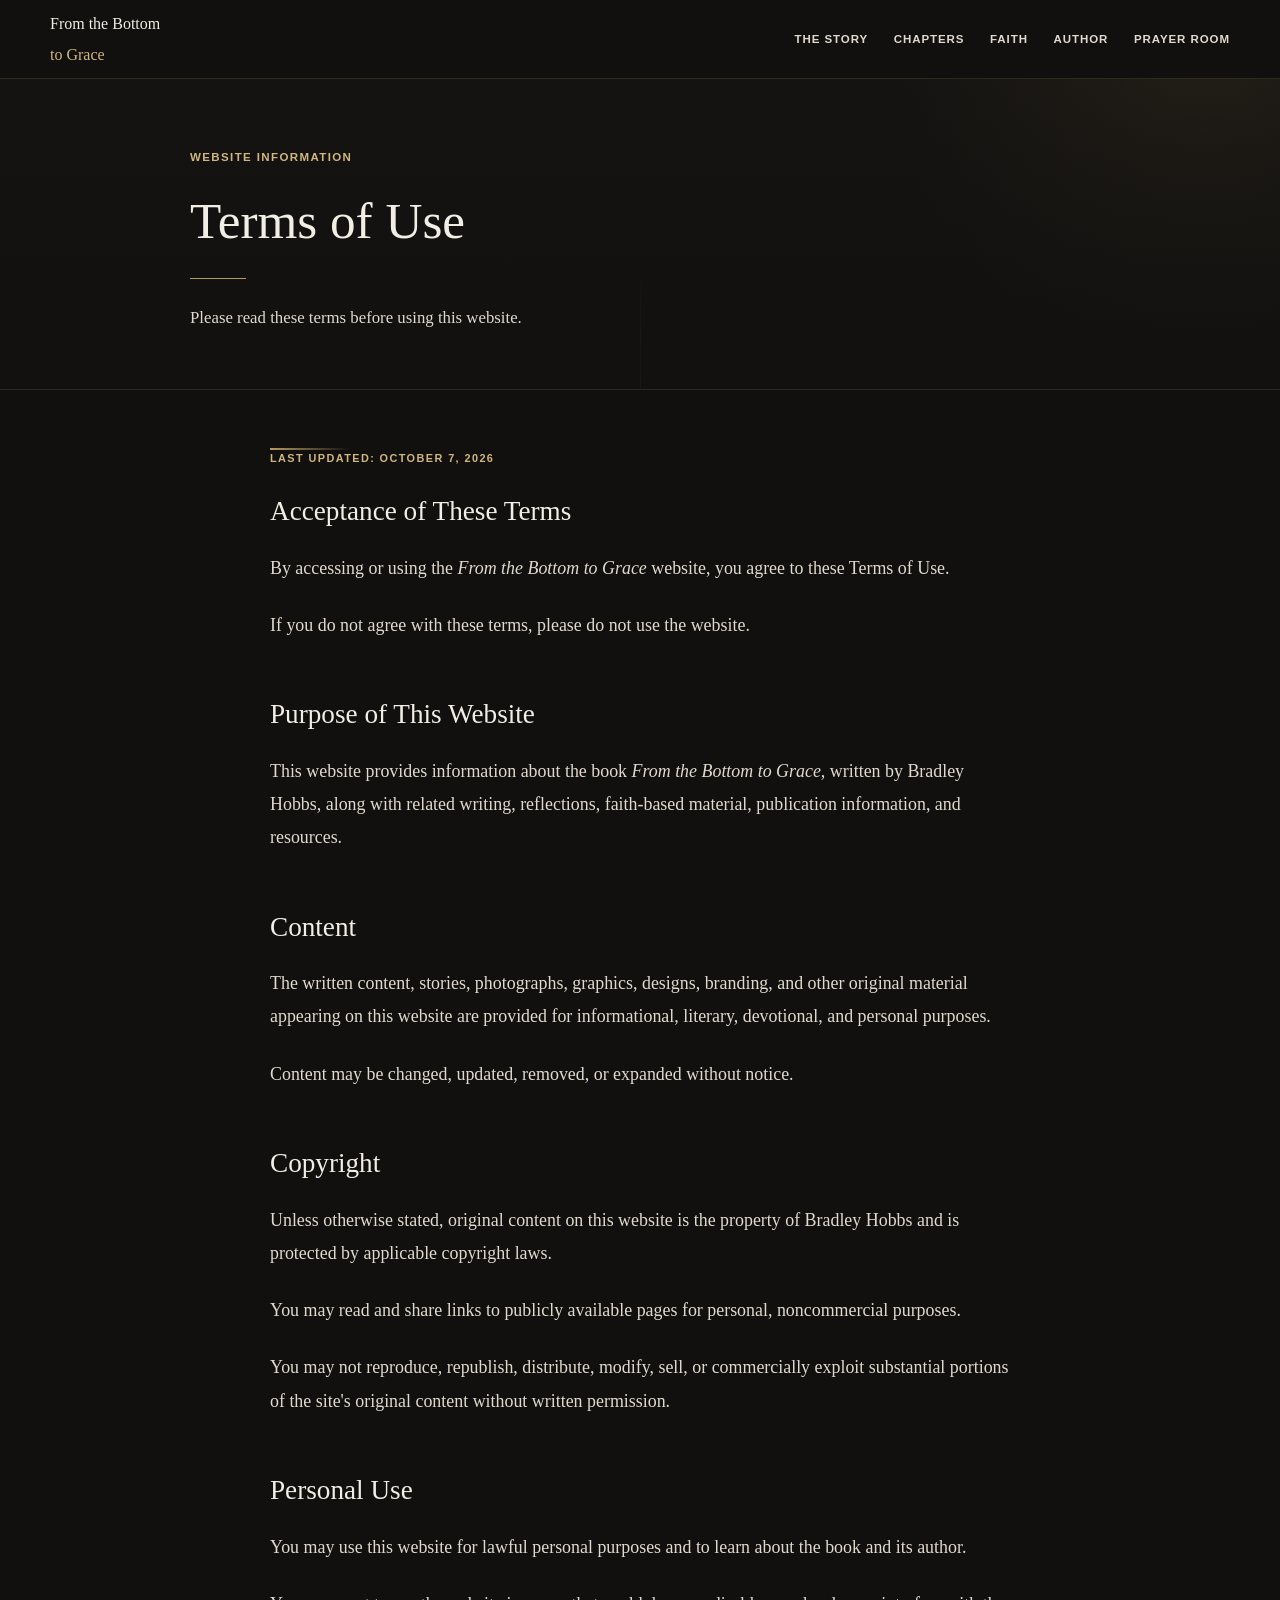
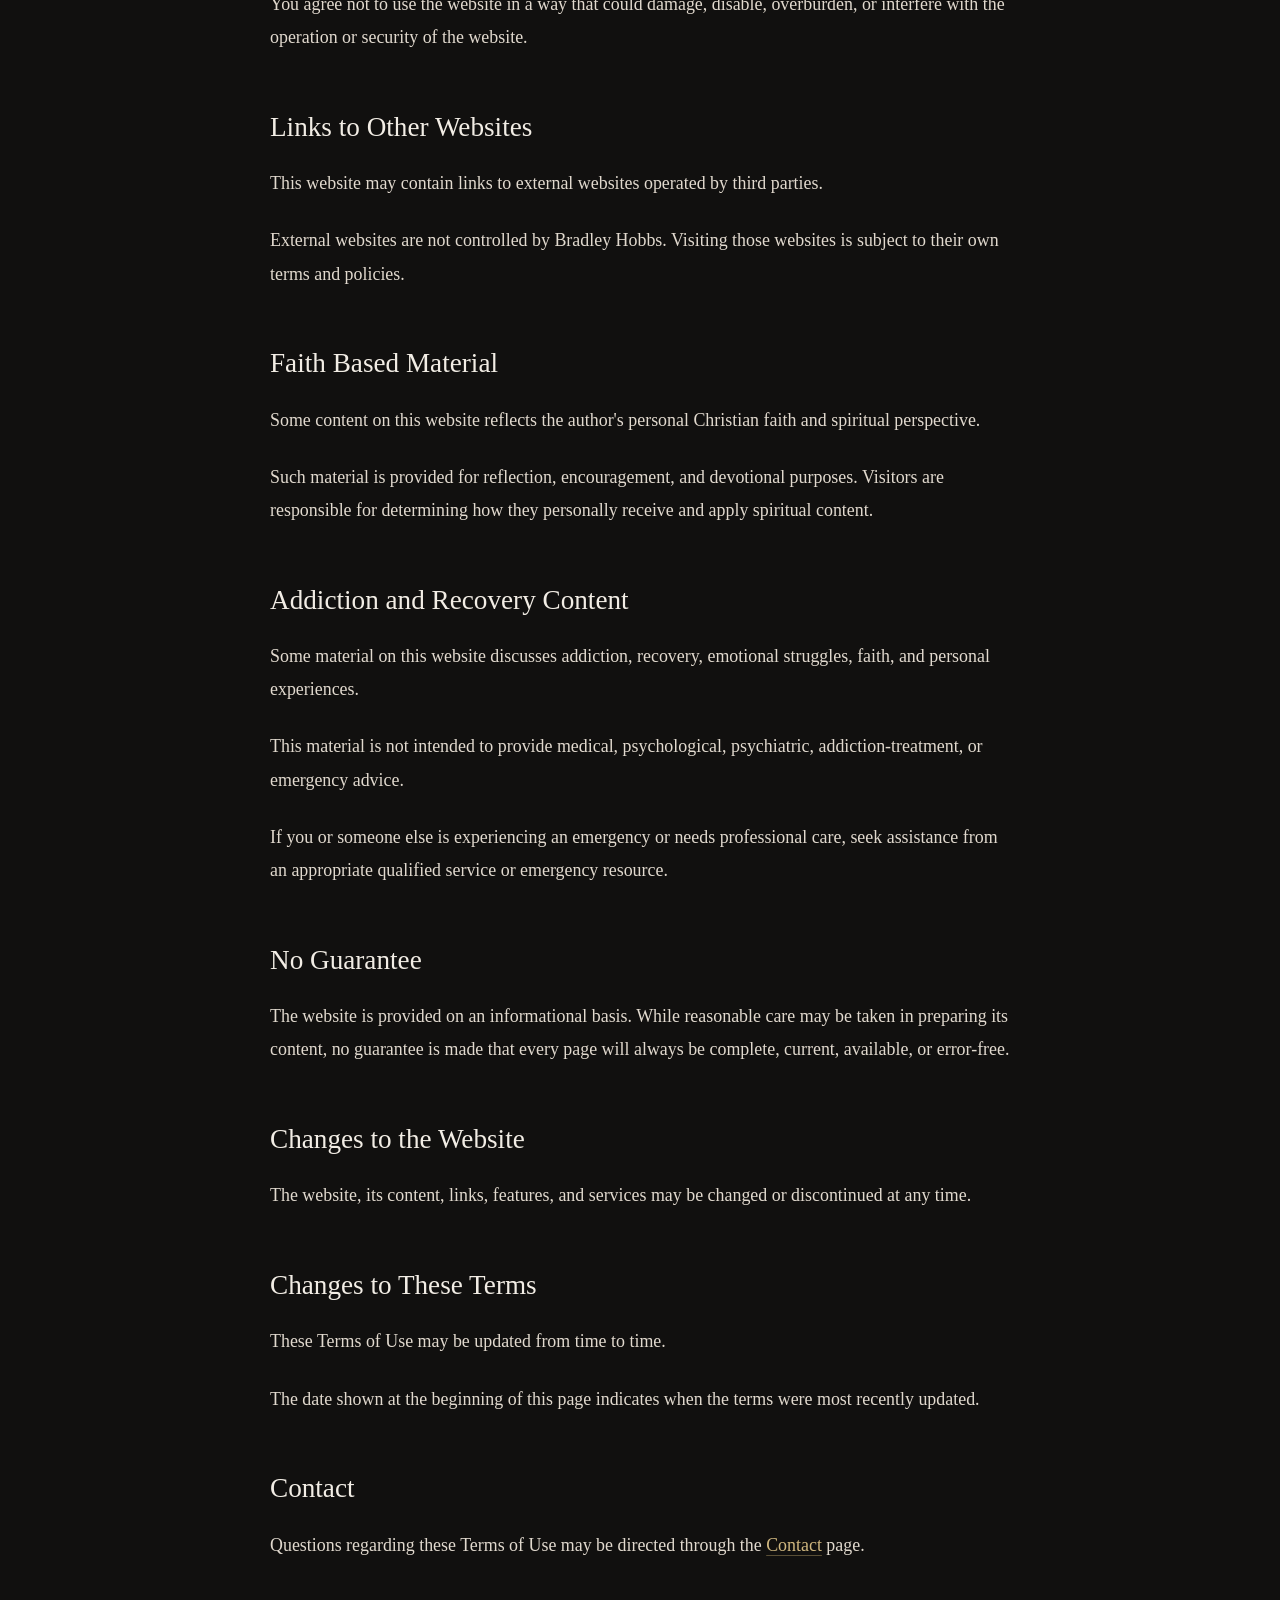
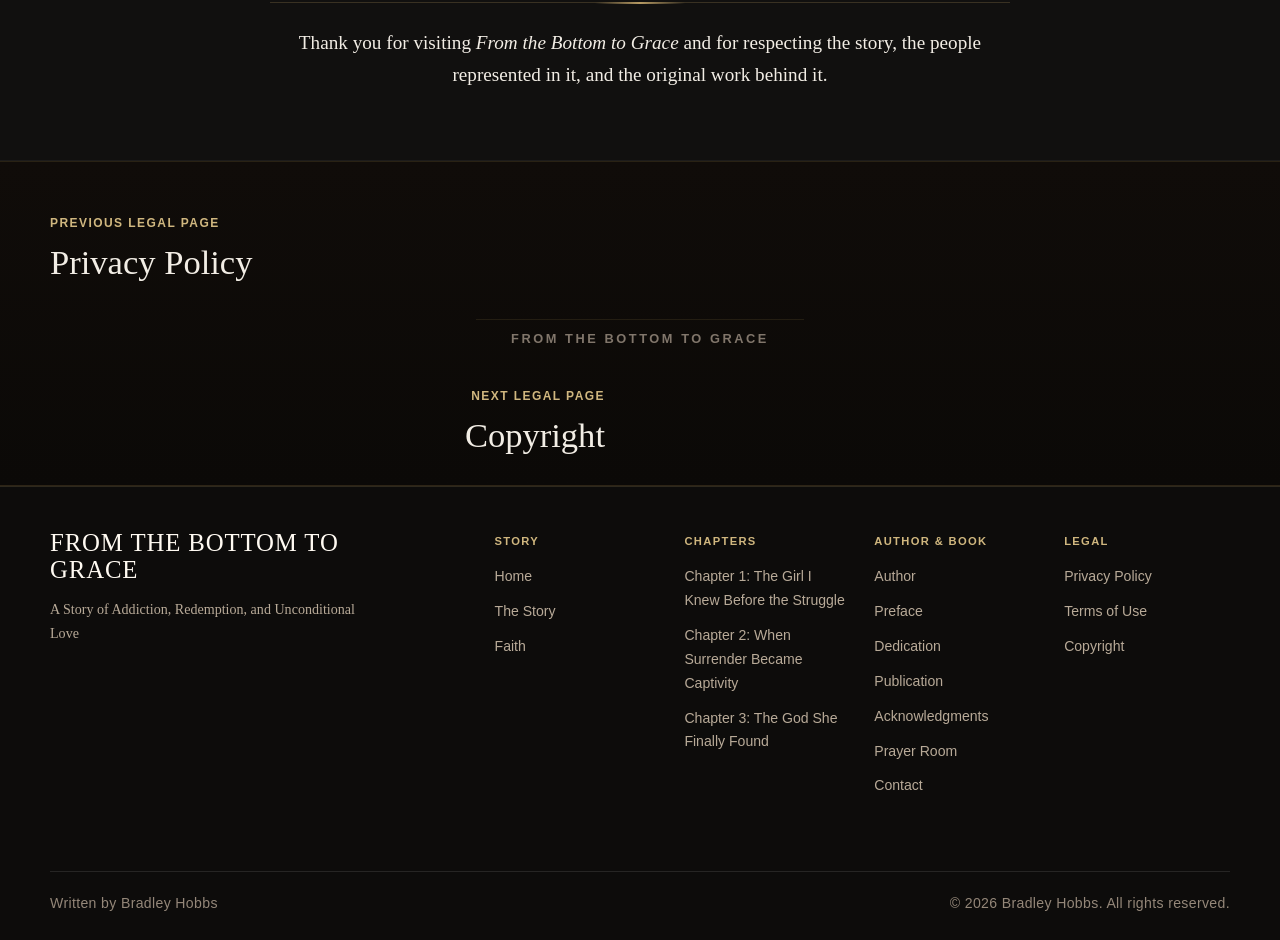
<file: terms.html>
<!DOCTYPE html>
<html lang="en">
<head>
  <meta charset="UTF-8">
  <meta name="viewport" content="width=device-width, initial-scale=1.0">

  <title>Terms of Use | From the Bottom to Grace | Bradley Hobbs</title>

  <meta
    name="description"
    content="Terms of Use for the From the Bottom to Grace website by Bradley Hobbs."
  >

  <link rel="stylesheet" href="styles.css?v=20261020-calm1">
</head>

<body>

  <header class="site-header">
    <div class="container navigation">
      <a href="index.html" class="site-logo" aria-label="From the Bottom to Grace Home">
        From the Bottom <span>to Grace</span>
      </a>
      <button class="mobile-menu-toggle" type="button" aria-expanded="false" aria-controls="site-menu" aria-label="Open navigation">
        <span></span><span></span><span></span>
      </button>
      <nav class="main-navigation" id="site-menu" aria-label="Main Navigation">
        <a href="index.html#story">The Story</a>
        <a href="index.html#chapters">Chapters</a>
        <a href="index.html#faith">Faith</a>
        <a href="author.html">Author</a>
        <a href="prayer-room.html">Prayer Room</a>
      </nav>
    </div>
  </header>
  <!-- TERMS -->
  <main>

    <section class="chapter-hero">

      <div class="chapter-hero-overlay"></div>

      <div class="container chapter-hero-content">

        <p class="chapter-number">
          WEBSITE INFORMATION
        </p>

        <h1>
          Terms of Use
        </h1>

        <div class="chapter-hero-divider"></div>

        <p class="chapter-hero-description">
          Please read these terms before using this website.
        </p>

      </div>

    </section>


    <section class="chapter-content legal-page">

      <div class="container chapter-reading">

        <p class="chapter-opening">
          Last updated: October 7, 2026
        </p>


        <h2>
          Acceptance of These Terms
        </h2>

        <p>
          By accessing or using the <em>From the Bottom to Grace</em> website,
          you agree to these Terms of Use.
        </p>

        <p>
          If you do not agree with these terms, please do not use the website.
        </p>


        <h2>
          Purpose of This Website
        </h2>

        <p>
          This website provides information about the book
          <em>From the Bottom to Grace</em>, written by Bradley Hobbs,
          along with related writing, reflections, faith-based material,
          publication information, and resources.
        </p>


        <h2>
          Content
        </h2>

        <p>
          The written content, stories, photographs, graphics, designs,
          branding, and other original material appearing on this website are
          provided for informational, literary, devotional, and personal
          purposes.
        </p>

        <p>
          Content may be changed, updated, removed, or expanded without
          notice.
        </p>


        <h2>
          Copyright
        </h2>

        <p>
          Unless otherwise stated, original content on this website is the
          property of Bradley Hobbs and is protected by applicable copyright
          laws.
        </p>

        <p>
          You may read and share links to publicly available pages for
          personal, noncommercial purposes.
        </p>

        <p>
          You may not reproduce, republish, distribute, modify, sell, or
          commercially exploit substantial portions of the site's original
          content without written permission.
        </p>


        <h2>
          Personal Use
        </h2>

        <p>
          You may use this website for lawful personal purposes and to learn
          about the book and its author.
        </p>

        <p>
          You agree not to use the website in a way that could damage,
          disable, overburden, or interfere with the operation or security of
          the website.
        </p>


        <h2>
          Links to Other Websites
        </h2>

        <p>
          This website may contain links to external websites operated by
          third parties.
        </p>

        <p>
          External websites are not controlled by Bradley Hobbs. Visiting
          those websites is subject to their own terms and policies.
        </p>


        <h2>
          Faith Based Material
        </h2>

        <p>
          Some content on this website reflects the author's personal
          Christian faith and spiritual perspective.
        </p>

        <p>
          Such material is provided for reflection, encouragement, and
          devotional purposes. Visitors are responsible for determining how
          they personally receive and apply spiritual content.
        </p>


        <h2>
          Addiction and Recovery Content
        </h2>

        <p>
          Some material on this website discusses addiction, recovery,
          emotional struggles, faith, and personal experiences.
        </p>

        <p>
          This material is not intended to provide medical, psychological,
          psychiatric, addiction-treatment, or emergency advice.
        </p>

        <p>
          If you or someone else is experiencing an emergency or needs
          professional care, seek assistance from an appropriate qualified
          service or emergency resource.
        </p>


        <h2>
          No Guarantee
        </h2>

        <p>
          The website is provided on an informational basis. While reasonable
          care may be taken in preparing its content, no guarantee is made
          that every page will always be complete, current, available, or
          error-free.
        </p>


        <h2>
          Changes to the Website
        </h2>

        <p>
          The website, its content, links, features, and services may be
          changed or discontinued at any time.
        </p>


        <h2>
          Changes to These Terms
        </h2>

        <p>
          These Terms of Use may be updated from time to time.
        </p>

        <p>
          The date shown at the beginning of this page indicates when the
          terms were most recently updated.
        </p>


        <h2>
          Contact
        </h2>

        <p>
          Questions regarding these Terms of Use may be directed through the
          <a href="contact.html">Contact</a> page.
        </p>


        <div class="chapter-conclusion">

          <p>
            Thank you for visiting <em>From the Bottom to Grace</em> and for
            respecting the story, the people represented in it, and the
            original work behind it.
          </p>

        </div>

      </div>

    </section>


    <!-- NAVIGATION -->
    <section class="legal-navigation"><div class="container book-navigation-inner"><a href="privacy.html" class="book-nav-link book-nav-prev"><span class="book-nav-label">Previous Legal Page</span><span class="book-nav-title">Privacy Policy</span></a><a href="index.html" class="book-nav-home">From the Bottom to Grace</a><a href="copyright.html" class="book-nav-link book-nav-next"><span class="book-nav-label">Next Legal Page</span><span class="book-nav-title">Copyright</span></a></div></section>

  </main>


  <!-- FOOTER -->
  <footer class="site-footer">
    <div class="container footer-inner">
      <div class="footer-brand">
        <div class="footer-title">FROM THE BOTTOM TO GRACE</div>
        <div class="footer-subtitle">A Story of Addiction, Redemption, and Unconditional Love</div>
      </div>
      <div class="footer-links">
        <div class="footer-resource-group">
          <div class="footer-resource-title">STORY</div>
          <a href="index.html">Home</a>
          <a href="index.html#story">The Story</a>
          <a href="index.html#faith">Faith</a>
        </div>
        <div class="footer-resource-group">
          <div class="footer-resource-title">CHAPTERS</div>
          <a href="chapter-1.html">Chapter 1: The Girl I Knew Before the Struggle</a>
          <a href="chapter-2.html">Chapter 2: When Surrender Became Captivity</a>
          <a href="chapter-3.html">Chapter 3: The God She Finally Found</a>
        </div>
        <div class="footer-resource-group">
          <div class="footer-resource-title">AUTHOR &amp; BOOK</div>
          <a href="author.html">Author</a>
          <a href="preface.html">Preface</a>
          <a href="dedication.html">Dedication</a>
          <a href="publication.html">Publication</a>
          <a href="acknowledgments.html">Acknowledgments</a>
          <a href="prayer-room.html">Prayer Room</a>
          <a href="contact.html">Contact</a>
        </div>
        <div class="footer-resource-group">
          <div class="footer-resource-title">LEGAL</div>
          <a href="privacy.html">Privacy Policy</a>
          <a href="terms.html">Terms of Use</a>
          <a href="copyright.html">Copyright</a>
        </div>
      </div>
      <div class="footer-bottom">
        <p>Written by Bradley Hobbs</p>
        <p>&copy; 2026 Bradley Hobbs. All rights reserved.</p>
      </div>
    </div>
  </footer>

  <script src="site.js"></script>
</body>
</html>
</file>
<file: styles.css>
/* =========================================================
   FROM THE BOTTOM TO GRACE
   Bradley Hobbs
   Complete Global Stylesheet
   Homepage + Chapters + Author + Book Resources + Legal
   ========================================================= */


/* =========================================================
   1. RESET
   ========================================================= */

* {
  margin: 0;
  padding: 0;
  box-sizing: border-box;
}

html {
  scroll-behavior: smooth;
  background: #0b0907;
}

body {
  min-height: 100vh;
  background: #0b0907;
  color: #f1eadf;
  font-family:
    "Montserrat",
    "Helvetica Neue",
    Arial,
    sans-serif;
  line-height: 1.7;
  overflow-x: hidden;
}

img {
  display: block;
  max-width: 100%;
  height: auto;
}

a {
  color: inherit;
  text-decoration: none;
}

button,
a {
  -webkit-tap-highlight-color: transparent;
}

button,
input,
textarea,
select {
  font: inherit;
}

textarea {
  resize: vertical;
}

::selection {
  background: #c7a15a;
  color: #0b0907;
}


/* =========================================================
   2. ROOT VARIABLES
   ========================================================= */

:root {
  --black: #0b0907;
  --black-soft: #12100d;
  --charcoal: #1a1713;

  --brown-dark: #241a13;
  --brown: #4a3323;
  --brown-light: #6b4a31;

  --gold: #c7a15a;
  --gold-light: #e0c27d;
  --gold-dark: #92733b;

  --cream: #f1eadf;
  --cream-soft: #d9cec0;
  --muted: #a99d90;

  --white: #fffaf2;

  --border-dark: rgba(255, 255, 255, 0.09);
  --border-gold: rgba(199, 161, 90, 0.38);

  --shadow-heavy:
    0 30px 80px rgba(0, 0, 0, 0.55);

  --shadow-soft:
    0 15px 45px rgba(0, 0, 0, 0.25);

  --serif:
    "Cormorant Garamond",
    Georgia,
    "Times New Roman",
    serif;

  --sans:
    "Montserrat",
    "Helvetica Neue",
    Arial,
    sans-serif;

  --max-width: 1180px;
  --reading-width: 790px;
}


/* =========================================================
   3. GLOBAL TYPOGRAPHY
   ========================================================= */

h1,
h2,
h3,
h4 {
  font-family: var(--serif);
  font-weight: 500;
  line-height: 1.08;
  color: var(--cream);
}

h1 {
  font-size: clamp(4rem, 9vw, 8.5rem);
}

h2 {
  font-size: clamp(2.7rem, 5vw, 5rem);
}

h3 {
  font-size: clamp(2rem, 3vw, 3rem);
}

h4 {
  font-size: 1.3rem;
}

p {
  color: var(--cream-soft);
}

strong {
  color: var(--white);
}

em {
  color: inherit;
}


/* =========================================================
   4. CONTAINER
   ========================================================= */

.container {
  width: min(
    calc(100% - 48px),
    var(--max-width)
  );

  margin-inline: auto;
}


/* =========================================================
   5. MAIN
   ========================================================= */

main {
  position: relative;
}

section {
  position: relative;
}

section[id] {
  scroll-margin-top: 25px;
}


/* =========================================================
   6. SITE HEADER
   ========================================================= */

.site-header {
  position: absolute;

  top: 0;
  left: 0;

  width: 100%;

  z-index: 50;

  background:
    linear-gradient(
      to bottom,
      rgba(0, 0, 0, 0.82),
      rgba(0, 0, 0, 0)
    );

  border-bottom:
    1px solid rgba(255, 255, 255, 0.04);
}

.header-inner {
  min-height: 92px;

  display: flex;

  align-items: center;
  justify-content: space-between;

  gap: 40px;
}


/* =========================================================
   7. SITE LOGO
   ========================================================= */

.site-logo {
  display: flex;

  flex-direction: column;

  gap: 3px;

  font-family: var(--serif);

  color: var(--white);

  transition:
    color 0.25s ease,
    opacity 0.25s ease;
}

.site-logo:hover {
  color: var(--gold-light);
}

.logo-main {
  font-size: 1.35rem;

  font-weight: 500;

  letter-spacing: 0.08em;

  color: var(--white);
}

.logo-sub {
  max-width: 360px;

  font-family: var(--sans);

  font-size: 0.48rem;

  font-weight: 600;

  letter-spacing: 0.12em;

  line-height: 1.4;

  text-transform: uppercase;

  color: var(--gold-light);
}


/* =========================================================
   8. MAIN NAVIGATION
   ========================================================= */

.site-nav {
  display: flex;

  align-items: center;
  justify-content: flex-end;

  gap: 28px;
}

.site-nav a {
  position: relative;

  padding: 10px 0;

  font-family: var(--sans);

  font-size: 0.68rem;

  font-weight: 600;

  letter-spacing: 0.15em;

  text-transform: uppercase;

  color:
    rgba(255, 250, 242, 0.82);

  transition:
    color 0.25s ease;
}

.site-nav a::after {
  content: "";

  position: absolute;

  left: 0;
  bottom: 2px;

  width: 0;
  height: 1px;

  background: var(--gold-light);

  transition:
    width 0.3s ease;
}

.site-nav a:hover,
.site-nav a.active {
  color: var(--gold-light);
}

.site-nav a:hover::after,
.site-nav a.active::after {
  width: 100%;
}


/* Compatibility with older homepage class names */

.navigation {
  min-height: 92px;

  display: flex;

  align-items: center;
  justify-content: space-between;

  gap: 40px;
}

.main-navigation {
  display: flex;

  align-items: center;
  justify-content: flex-end;

  gap: 32px;
}

.main-navigation a {
  position: relative;

  padding: 10px 0;

  font-family: var(--sans);

  font-size: 0.72rem;
  font-weight: 600;

  letter-spacing: 0.16em;

  text-transform: uppercase;

  color:
    rgba(255, 250, 242, 0.82);

  transition:
    color 0.25s ease;
}

.main-navigation a::after {
  content: "";

  position: absolute;

  left: 0;
  bottom: 2px;

  width: 0;
  height: 1px;

  background: var(--gold-light);

  transition:
    width 0.3s ease;
}

.main-navigation a:hover {
  color: var(--gold-light);
}

.main-navigation a:hover::after {
  width: 100%;
}


/* =========================================================
   9. HOMEPAGE HERO
   ========================================================= */

.hero {
  position: relative;

  width: 100%;

  aspect-ratio: 1920 / 1000;

  min-height: 0;

  display: flex;

  align-items: flex-end;

  overflow: hidden;

  background-image:
    url(
      "images/80E76825-A05A-4F6D-8243-33623AF44A56.png"
    );

  background-repeat: no-repeat;

  background-size: 100% 100%;

  background-position: center center;

  isolation: isolate;
}


/* =========================================================
   10. HOMEPAGE HERO OVERLAY
   ========================================================= */

.hero-overlay {
  position: absolute;

  inset: 0;

  z-index: 1;

  background:
    linear-gradient(
      to bottom,
      rgba(0, 0, 0, 0.42) 0%,
      rgba(0, 0, 0, 0.02) 20%,
      rgba(0, 0, 0, 0.02) 68%,
      rgba(0, 0, 0, 0.34) 100%
    );

  pointer-events: none;
}


/* =========================================================
   11. HOMEPAGE HERO CONTENT
   ========================================================= */

.hero-content {
  position: relative;

  z-index: 2;

  width: 100%;
  max-width: var(--max-width);

  margin-inline: auto;

  padding:
    0
    24px
    45px;

  display: flex;

  flex-direction: column;

  align-items: flex-start;
}

.hero-kicker,
.hero h1,
.hero-subtitle,
.hero-author {
  display: none;
}


/* =========================================================
   12. HERO BUTTONS
   ========================================================= */

.hero-buttons {
  display: flex;

  flex-wrap: wrap;

  align-items: center;

  gap: 14px;
}


/* =========================================================
   13. BUTTON SYSTEM
   ========================================================= */

.button {
  display: inline-flex;

  align-items: center;
  justify-content: center;

  min-height: 52px;

  padding:
    0
    27px;

  border:
    1px solid transparent;

  font-family: var(--sans);

  font-size: 0.7rem;

  font-weight: 700;

  letter-spacing: 0.16em;

  text-transform: uppercase;

  cursor: pointer;

  transition:
    background 0.3s ease,
    border-color 0.3s ease,
    color 0.3s ease,
    transform 0.3s ease,
    box-shadow 0.3s ease;
}

.button:hover {
  transform: translateY(-2px);
}

.button-gold {
  background: var(--gold);

  color: var(--black);

  border-color: var(--gold);

  box-shadow:
    0 10px 30px rgba(0, 0, 0, 0.25);
}

.button-gold:hover {
  background: var(--gold-light);

  border-color: var(--gold-light);

  box-shadow:
    0 15px 40px rgba(0, 0, 0, 0.35);
}

.button-outline {
  background:
    rgba(0, 0, 0, 0.32);

  color: var(--cream);

  border-color:
    rgba(241, 234, 223, 0.55);

  backdrop-filter: blur(5px);
}

.button-outline:hover {
  background: var(--gold);

  color: var(--black);

  border-color: var(--gold);
}


/* =========================================================
   14. GENERAL TEXT LINKS
   ========================================================= */

.text-link {
  display: inline-flex;

  align-items: center;

  gap: 12px;

  margin-top: 20px;

  font-family: var(--sans);

  font-size: 0.72rem;

  font-weight: 700;

  letter-spacing: 0.13em;

  text-transform: uppercase;

  color: var(--gold-light);

  transition:
    color 0.25s ease,
    gap 0.25s ease;
}

.text-link:hover {
  color: var(--white);

  gap: 17px;
}


/* =========================================================
   15. SECTION FOUNDATION
   ========================================================= */

.section {
  position: relative;

  padding:
    120px 0;
}

.section-warm {
  background:
    linear-gradient(
      135deg,
      #211812 0%,
      #302117 48%,
      #1b130e 100%
    );
}

.section-dark {
  background:
    linear-gradient(
      135deg,
      #17130f 0%,
      #0f0d0a 100%
    );
}

.section-black {
  background: #080705;
}

.section-kicker {
  margin-bottom: 18px;

  font-family: var(--sans);

  font-size: 0.68rem;

  font-weight: 700;

  letter-spacing: 0.25em;

  text-transform: uppercase;

  color: var(--gold-light);
}

.gold-text {
  color: var(--gold-light);

  font-family: var(--serif);

  font-size: 1.45rem;

  line-height: 1.45;
}

.gold {
  color: var(--gold-light);
}


/* =========================================================
   16. STORY INTRODUCTION
   ========================================================= */

.story-introduction {
  display: grid;

  grid-template-columns:
    minmax(0, 1.65fr)
    minmax(280px, 0.75fr);

  gap: 90px;

  align-items: start;
}

.story-text {
  max-width: 760px;
}

.story-text h2 {
  max-width: 760px;

  margin-bottom: 35px;

  color: var(--cream);
}

.story-text p {
  max-width: 720px;

  margin-bottom: 22px;

  font-size: 1.04rem;

  line-height: 1.9;

  color: var(--cream-soft);
}

.story-quote {
  position: relative;

  margin-top: 48px;

  padding:
    34px
    35px
    34px
    50px;

  border-left:
    2px solid var(--gold);

  background:
    linear-gradient(
      90deg,
      rgba(199, 161, 90, 0.09),
      rgba(199, 161, 90, 0.015)
    );

  font-family: var(--serif);

  font-size:
    clamp(1.65rem, 3vw, 2.45rem);

  line-height: 1.25;

  color: var(--white);
}

.quote-mark {
  position: absolute;

  top: 8px;
  left: 14px;

  font-family: Georgia, serif;

  font-size: 3rem;

  line-height: 1;

  color: var(--gold);

  opacity: 0.7;
}

.story-highlight {
  position: relative;

  margin-top: 85px;

  padding:
    42px
    36px;

  background:
    linear-gradient(
      145deg,
      rgba(9, 7, 5, 0.92),
      rgba(38, 26, 18, 0.94)
    );

  border:
    1px solid var(--border-gold);

  box-shadow:
    var(--shadow-soft);
}

.story-highlight::before {
  content: "";

  position: absolute;

  top: 0;
  left: 0;

  width: 100%;
  height: 3px;

  background:
    linear-gradient(
      90deg,
      var(--gold-dark),
      var(--gold-light),
      transparent
    );
}

.highlight-label {
  margin-bottom: 18px;

  font-family: var(--sans);

  font-size: 0.64rem;

  font-weight: 700;

  letter-spacing: 0.22em;

  text-transform: uppercase;

  color: var(--gold-light);
}

.story-highlight h3 {
  margin-bottom: 22px;

  font-size:
    clamp(2.3rem, 4vw, 3.6rem);

  color: var(--white);
}

.story-highlight p:not(.highlight-label) {
  font-size: 0.95rem;

  line-height: 1.75;

  color: var(--cream-soft);
}


/* =========================================================
   17. TWO COLUMN / REDEMPTION / AUTHOR
   ========================================================= */

.two-column {
  display: grid;

  grid-template-columns:
    minmax(0, 0.9fr)
    minmax(0, 1.1fr);

  gap: 100px;

  align-items: start;
}

.two-column > div:first-child {
  position: relative;
}

.two-column > div:first-child::before {
  content: "";

  position: absolute;

  top: 0;
  left: -28px;

  width: 2px;
  height: 72px;

  background:
    linear-gradient(
      to bottom,
      var(--gold),
      transparent
    );
}

.two-column h2 {
  max-width: 600px;

  font-size:
    clamp(2.7rem, 5vw, 4.5rem);
}

.section-copy {
  max-width: 680px;
}

.section-copy p {
  margin-bottom: 25px;

  font-size: 1.02rem;

  line-height: 1.9;
}

.redemption-section {
  display: grid;

  grid-template-columns:
    minmax(0, 0.8fr)
    minmax(0, 1.2fr);

  gap: 100px;

  align-items: start;
}

.redemption-heading {
  position: relative;

  padding-left: 30px;
}

.redemption-heading::before {
  content: "";

  position: absolute;

  top: 0;
  left: 0;

  width: 2px;
  height: 110px;

  background:
    linear-gradient(
      to bottom,
      var(--gold),
      rgba(199, 161, 90, 0)
    );
}

.redemption-heading h2 {
  max-width: 520px;

  font-size:
    clamp(2.8rem, 5vw, 4.7rem);
}

.redemption-copy {
  max-width: 700px;
}

.redemption-copy p {
  margin-bottom: 25px;

  font-size: 1.02rem;

  line-height: 1.9;
}

.large-gold-text {
  margin:
    42px
    0
    30px !important;

  font-family: var(--serif);

  font-size:
    clamp(3rem, 6vw, 5.8rem) !important;

  line-height: 0.95 !important;

  color: var(--gold-light) !important;
}

.author-section {
  display: grid;

  grid-template-columns:
    minmax(0, 0.75fr)
    minmax(0, 1.25fr);

  gap: 100px;

  align-items: center;
}

.author-section h2 {
  font-size:
    clamp(3rem, 5vw, 5rem);
}

.author-section > div:last-child {
  max-width: 650px;
}

.author-section > div:last-child p {
  margin-bottom: 30px;

  font-size: 1rem;

  line-height: 1.9;
}


/* =========================================================
   18. SECTION HEADINGS
   ========================================================= */

.section-heading {
  max-width: 750px;

  margin-bottom: 65px;
}

.section-heading h2 {
  margin-bottom: 24px;
}

.section-heading > p:last-child {
  max-width: 650px;

  font-size: 1rem;

  line-height: 1.85;
}

.section-heading::after {
  content: "";

  display: block;

  width: 75px;
  height: 1px;

  margin-top: 34px;

  background:
    linear-gradient(
      90deg,
      var(--gold),
      transparent
    );
}


/* =========================================================
   19. CHAPTER GRID
   ========================================================= */

.chapter-grid {
  display: grid;

  grid-template-columns:
    repeat(3, minmax(0, 1fr));

  gap: 24px;
}

.chapter-card {
  position: relative;

  min-height: 475px;

  display: flex;

  flex-direction: column;

  padding:
    38px
    34px;

  background:
    linear-gradient(
      145deg,
      #1a130e,
      #0e0b08
    );

  border:
    1px solid rgba(199, 161, 90, 0.20);

  box-shadow:
    0 20px 55px rgba(0, 0, 0, 0.20);

  overflow: hidden;

  transition:
    transform 0.35s ease,
    border-color 0.35s ease,
    box-shadow 0.35s ease;
}

.chapter-card::before {
  content: "";

  position: absolute;

  top: 0;
  left: 0;

  width: 100%;
  height: 3px;

  background:
    linear-gradient(
      90deg,
      transparent,
      var(--gold),
      transparent
    );

  opacity: 0.65;
}

.chapter-card::after {
  content: "";

  position: absolute;

  width: 180px;
  height: 180px;

  right: -90px;
  bottom: -90px;

  border-radius: 50%;

  background:
    radial-gradient(
      circle,
      rgba(199, 161, 90, 0.12),
      transparent 70%
    );

  pointer-events: none;
}

.chapter-card:hover {
  transform: translateY(-8px);

  border-color:
    rgba(199, 161, 90, 0.55);

  box-shadow:
    0 30px 70px rgba(0, 0, 0, 0.36);
}

.chapter-number {
  margin-bottom: 30px;

  font-family: var(--sans);

  font-size: 0.64rem;

  font-weight: 700;

  letter-spacing: 0.23em;

  text-transform: uppercase;

  color: var(--gold-light);
}

.chapter-card h3 {
  margin-bottom: 24px;

  font-size:
    clamp(2rem, 3vw, 2.7rem);

  color: var(--white);
}

.chapter-card p {
  margin-bottom: 30px;

  font-size: 0.95rem;

  line-height: 1.8;

  color: var(--cream-soft);
}

.chapter-card .button {
  margin-top: auto;

  align-self: flex-start;

  min-height: 48px;

  padding-inline: 22px;

  font-size: 0.63rem;
}


/* =========================================================
   20. FAITH BANNER
   ========================================================= */

.faith-banner {
  position: relative;

  min-height: 620px;

  display: flex;

  align-items: center;
  justify-content: center;

  overflow: hidden;

  background:
    linear-gradient(
      90deg,
      rgba(8, 6, 4, 0.82),
      rgba(31, 21, 14, 0.48),
      rgba(8, 6, 4, 0.82)
    ),
    url(
      "images/EB08B521-38D6-4B8B-ADC3-EF0BD18E35BF.png"
    );

  background-size: cover;

  background-position: center;

  background-repeat: no-repeat;

  isolation: isolate;
}

.faith-overlay {
  position: absolute;

  inset: 0;

  z-index: 1;

  background:
    radial-gradient(
      circle at center,
      rgba(199, 161, 90, 0.12),
      transparent 52%
    ),
    linear-gradient(
      to bottom,
      rgba(0, 0, 0, 0.15),
      rgba(0, 0, 0, 0.68)
    );

  pointer-events: none;
}

.faith-content {
  position: relative;

  z-index: 2;

  max-width: 900px;

  padding:
    100px 0;

  text-align: center;
}

.faith-content .section-kicker {
  margin-bottom: 30px;
}

.faith-content blockquote {
  position: relative;

  margin:
    0
    auto
    28px;

  max-width: 850px;

  font-family: var(--serif);

  font-size:
    clamp(2rem, 4.5vw, 4.2rem);

  line-height: 1.2;

  color: var(--white);

  text-shadow:
    0 5px 30px rgba(0, 0, 0, 0.55);
}

.faith-content blockquote::before {
  content: "“";

  display: block;

  margin-bottom: -12px;

  font-family: Georgia, serif;

  font-size: 5rem;

  line-height: 0.7;

  color: var(--gold);

  opacity: 0.75;
}

.faith-content cite {
  font-family: var(--sans);

  font-size: 0.72rem;

  font-weight: 700;

  font-style: normal;

  letter-spacing: 0.22em;

  text-transform: uppercase;

  color: var(--gold-light);
}


/* =========================================================
   21. FINAL MESSAGE
   ========================================================= */

.final-message {
  position: relative;

  padding:
    150px 0;

  overflow: hidden;

  text-align: center;

  background:
    radial-gradient(
      circle at 50% 45%,
      rgba(199, 161, 90, 0.09),
      transparent 38%
    ),
    linear-gradient(
      180deg,
      #0b0907 0%,
      #17110c 50%,
      #0b0907 100%
    );
}

.final-message::before {
  content: "";

  position: absolute;

  top: 0;
  left: 50%;

  width: 1px;
  height: 80px;

  background:
    linear-gradient(
      to bottom,
      transparent,
      var(--gold)
    );
}

.final-message .container {
  max-width: 900px;
}

.final-message h2 {
  margin-bottom: 35px;

  font-size:
    clamp(3rem, 6vw, 6rem);

  color: var(--white);
}

.final-message > .container > p:not(.section-kicker):not(.final-line) {
  max-width: 720px;

  margin:
    0
    auto
    35px;

  font-size: 1.05rem;

  line-height: 1.9;

  color: var(--cream-soft);
}

.final-line {
  margin-top: 22px;

  font-family: var(--serif);

  font-size:
    clamp(2rem, 4vw, 3.5rem);

  line-height: 1.15;

  color: var(--cream);
}

.final-line.gold {
  margin-top: 8px;

  color: var(--gold-light);
}


/* =========================================================
   22. CHAPTER HERO
   ========================================================= */

.chapter-hero {
  position: relative;

  min-height: 600px;

  display: flex;

  align-items: flex-end;

  overflow: hidden;

  background:
    radial-gradient(
      circle at 75% 25%,
      rgba(199, 161, 90, 0.16),
      transparent 30%
    ),
    linear-gradient(
      135deg,
      #080604 0%,
      #1d140e 48%,
      #090705 100%
    );

  border-bottom:
    1px solid rgba(199, 161, 90, 0.16);

  isolation: isolate;
}

.chapter-hero::before {
  content: "";

  position: absolute;

  width: 650px;
  height: 650px;

  right: -250px;
  top: -260px;

  border-radius: 50%;

  background:
    radial-gradient(
      circle,
      rgba(199, 161, 90, 0.12),
      transparent 68%
    );

  pointer-events: none;
}

.chapter-hero::after {
  content: "";

  position: absolute;

  left: 50%;

  bottom: 0;

  width: 1px;
  height: 120px;

  background:
    linear-gradient(
      to bottom,
      transparent,
      rgba(199, 161, 90, 0.65)
    );

  opacity: 0.55;
}

.chapter-hero-overlay {
  position: absolute;

  inset: 0;

  z-index: 1;

  background:
    radial-gradient(
      circle at center,
      rgba(199, 161, 90, 0.05),
      transparent 55%
    );

  pointer-events: none;
}

.chapter-hero-content {
  position: relative;

  z-index: 2;

  padding-top: 180px;
  padding-bottom: 105px;
}

.chapter-number {
  margin-bottom: 25px;

  font-family: var(--sans);

  font-size: 0.64rem;

  font-weight: 700;

  letter-spacing: 0.23em;

  text-transform: uppercase;

  color: var(--gold-light);
}

.chapter-hero h1 {
  max-width: 900px;

  margin-bottom: 28px;

  font-size:
    clamp(3.7rem, 8vw, 7.5rem);

  line-height: 0.95;

  color: var(--white);
}

.chapter-hero-description {
  max-width: 700px;

  margin-top: 25px;

  font-family: var(--serif);

  font-size:
    clamp(1.3rem, 2.5vw, 1.8rem);

  line-height: 1.45;

  color: var(--cream-soft);
}

.chapter-hero-divider {
  width: 90px;
  height: 1px;

  background:
    linear-gradient(
      90deg,
      var(--gold),
      transparent
    );
}


/* =========================================================
   23. CHAPTER INTRODUCTION
   ========================================================= */

.chapter-introduction {
  background:
    linear-gradient(
      135deg,
      #211812 0%,
      #302117 48%,
      #1b130e 100%
    );

  border-bottom:
    1px solid rgba(255, 255, 255, 0.035);
}

.chapter-introduction .chapter-reading {
  padding-top: 105px;
  padding-bottom: 80px;
}


/* =========================================================
   24. CHAPTER CONTENT
   ========================================================= */

.chapter-content {
  position: relative;

  background:
    linear-gradient(
      180deg,
      #211812 0%,
      #18110c 48%,
      #0e0b08 100%
    );

  border-bottom:
    1px solid rgba(255, 255, 255, 0.035);
}


/* =========================================================
   25. CHAPTER READING AREA
   ========================================================= */

.chapter-reading {
  width: min(
    calc(100% - 48px),
    var(--reading-width)
  );

  padding-top: 105px;
  padding-bottom: 120px;
}

.chapter-reading > p {
  margin-bottom: 27px;

  font-family: var(--serif);

  font-size:
    clamp(1.18rem, 1.8vw, 1.35rem);

  line-height: 1.95;

  color: var(--cream-soft);
}

.chapter-reading > p:last-child {
  margin-bottom: 0;
}

.chapter-reading .chapter-opening {
  position: relative;

  margin-bottom: 34px;

  padding-top: 34px;

  font-size:
    clamp(1.35rem, 2vw, 1.55rem);

  color: var(--white);
}

.chapter-reading .chapter-opening::before {
  content: "";

  position: absolute;

  top: 0;
  left: 0;

  width: 80px;
  height: 2px;

  background:
    linear-gradient(
      90deg,
      var(--gold),
      transparent
    );
}


/* =========================================================
   26. CHAPTER REFLECTION
   ========================================================= */

.chapter-reflection {
  position: relative;

  margin:
    60px
    0;

  padding:
    40px
    42px;

  background:
    linear-gradient(
      135deg,
      rgba(199, 161, 90, 0.10),
      rgba(199, 161, 90, 0.025)
    );

  border:
    1px solid rgba(199, 161, 90, 0.24);

  border-left:
    3px solid var(--gold);

  box-shadow:
    0 20px 55px rgba(0, 0, 0, 0.20);
}

.reflection-label {
  margin-bottom: 15px;

  font-family: var(--sans) !important;

  font-size: 0.62rem !important;

  font-weight: 700;

  letter-spacing: 0.22em;

  line-height: 1.4 !important;

  text-transform: uppercase;

  color: var(--gold-light) !important;
}

.chapter-reflection p:last-child {
  font-family: var(--serif);

  font-size:
    clamp(1.7rem, 3vw, 2.6rem);

  line-height: 1.25;

  color: var(--white);
}


/* =========================================================
   27. CHAPTER EMPHASIS
   ========================================================= */

.chapter-reading > .chapter-emphasis {
  margin:
    42px
    0;

  font-family: var(--serif);

  font-size:
    clamp(2rem, 4vw, 3.4rem);

  line-height: 1.15;

  text-align: center;

  color: var(--gold-light);
}

.chapter-reading > .chapter-emphasis + .chapter-emphasis {
  margin-top: -28px;
}


/* =========================================================
   28. CHAPTER EMPHASIS BLOCK
   ========================================================= */

.chapter-emphasis-block {
  position: relative;

  margin:
    60px
    0;

  padding:
    42px
    35px;

  text-align: center;

  background:
    linear-gradient(
      145deg,
      rgba(199, 161, 90, 0.10),
      rgba(74, 51, 35, 0.18)
    );

  border-top:
    1px solid rgba(199, 161, 90, 0.32);

  border-bottom:
    1px solid rgba(199, 161, 90, 0.20);
}

.chapter-emphasis-block p {
  margin-bottom: 10px;

  font-family: var(--serif);

  font-size:
    clamp(1.8rem, 3vw, 2.7rem);

  line-height: 1.25;

  color: var(--white);
}

.chapter-emphasis-block p:last-child {
  margin-bottom: 0;

  color: var(--gold-light);
}


/* =========================================================
   29. WORSHIPPER SECTION
   ========================================================= */

.worshipper-section {
  position: relative;

  margin:
    70px
    0;

  padding:
    65px
    55px;

  text-align: center;

  background:
    radial-gradient(
      circle at center,
      rgba(199, 161, 90, 0.13),
      transparent 65%
    ),
    linear-gradient(
      145deg,
      #1d140e,
      #0d0a07
    );

  border-top:
    1px solid rgba(199, 161, 90, 0.25);

  border-bottom:
    1px solid rgba(199, 161, 90, 0.25);
}

.worshipper-section::before {
  content: "“";

  position: absolute;

  top: 15px;
  left: 50%;

  transform: translateX(-50%);

  font-family: Georgia, serif;

  font-size: 5rem;

  line-height: 1;

  color: var(--gold);

  opacity: 0.38;
}

.worshipper-label {
  position: relative;

  z-index: 2;

  margin-bottom: 28px;

  font-family: var(--sans) !important;

  font-size: 0.62rem !important;

  font-weight: 700;

  letter-spacing: 0.22em;

  line-height: 1.4 !important;

  text-transform: uppercase;

  color: var(--gold-light) !important;
}

.worshipper-line {
  position: relative;

  z-index: 2;

  margin-bottom: 14px;

  font-family: var(--serif) !important;

  font-size:
    clamp(1.65rem, 3vw, 2.5rem) !important;

  line-height: 1.3 !important;

  color: var(--white) !important;
}

.worshipper-line:last-child {
  margin-bottom: 0;

  color: var(--gold-light) !important;
}


/* Compatibility if older chapter HTML uses blockquote */

.worshipper-section blockquote {
  max-width: 650px;

  margin-inline: auto;
}

.worshipper-section blockquote p {
  margin-bottom: 15px;

  font-family: var(--serif);

  font-size:
    clamp(1.65rem, 3vw, 2.5rem);

  line-height: 1.3;

  color: var(--white);
}

.worshipper-section blockquote p:last-child {
  margin-bottom: 0;

  color: var(--gold-light);
}


/* =========================================================
   30. CHAPTER CONCLUSION
   ========================================================= */

.chapter-conclusion {
  position: relative;

  margin-top: 80px;

  padding-top: 65px;

  text-align: center;

  border-top:
    1px solid rgba(199, 161, 90, 0.24);
}

.chapter-conclusion::before {
  content: "";

  position: absolute;

  top: -1px;
  left: 50%;

  width: 90px;
  height: 2px;

  transform: translateX(-50%);

  background:
    linear-gradient(
      90deg,
      transparent,
      var(--gold),
      transparent
    );
}

.chapter-conclusion p {
  margin-bottom: 18px;

  font-family: var(--serif);

  font-size:
    clamp(1.45rem, 2.5vw, 2rem);

  line-height: 1.5;

  color: var(--cream-soft);
}

.chapter-conclusion p:last-child {
  margin-bottom: 0;
}

.conclusion-divider {
  width: 70px;
  height: 1px;

  margin:
    32px
    auto;

  background:
    linear-gradient(
      90deg,
      transparent,
      var(--gold),
      transparent
    );
}

.conclusion-line {
  margin-bottom: 15px;

  font-family: var(--serif);

  font-size:
    clamp(1.8rem, 3vw, 2.7rem);

  color: var(--white);
}

.conclusion-final {
  font-family: var(--serif) !important;

  font-size:
    clamp(1.65rem, 3vw, 2.4rem) !important;

  line-height: 1.3 !important;

  color: var(--gold-light) !important;
}


/* =========================================================
   31. CHAPTER NAVIGATION
   ========================================================= */

.chapter-navigation {
  position: relative;

  background:
    linear-gradient(
      135deg,
      #0d0a07,
      #18110c
    );

  border-top:
    1px solid rgba(255, 255, 255, 0.04);

  border-bottom:
    1px solid rgba(199, 161, 90, 0.14);
}

.chapter-navigation-inner {
  min-height: 150px;

  display: grid;

  grid-template-columns:
    1fr
    auto
    1fr;

  align-items: center;

  gap: 35px;
}

.chapter-nav-link {
  display: flex;

  flex-direction: column;

  gap: 5px;

  transition:
    color 0.25s ease,
    transform 0.25s ease;
}

.chapter-nav-link:hover {
  color: var(--gold-light);

  transform: translateY(-2px);
}

.chapter-nav-title {
  font-family: var(--serif);

  font-size: 1.5rem;

  font-weight: 500;

  line-height: 1.2;

  color: var(--cream);
}

.chapter-nav-label {
  font-family: var(--sans);

  font-size: 0.6rem;

  font-weight: 700;

  letter-spacing: 0.2em;

  text-transform: uppercase;

  color: var(--gold-light);
}

.chapter-nav-next {
  align-items: flex-end;

  text-align: right;
}

.chapter-nav-center {
  display: flex;

  align-items: center;

  gap: 15px;

  font-family: var(--sans);

  font-size: 0.58rem;

  font-weight: 600;

  letter-spacing: 0.13em;

  text-transform: uppercase;

  color: #81766b;

  white-space: nowrap;
}

.chapter-nav-home {
  color: #81766b;

  transition: color 0.25s ease;
}

.chapter-nav-home:hover {
  color: var(--gold-light);
}

.chapter-nav-divider {
  display: block;

  width: 35px;
  height: 1px;

  background:
    linear-gradient(
      90deg,
      transparent,
      var(--gold-dark)
    );
}

.chapter-nav-center .chapter-nav-divider:last-child {
  background:
    linear-gradient(
      90deg,
      var(--gold-dark),
      transparent
    );
}


/* =========================================================
   32. AUTHOR / SUPPORTING PAGE HERO
   ========================================================= */

.author-hero {
  background:
    radial-gradient(
      circle at 25% 30%,
      rgba(199, 161, 90, 0.13),
      transparent 32%
    ),
    radial-gradient(
      circle at 80% 70%,
      rgba(74, 51, 35, 0.25),
      transparent 38%
    ),
    linear-gradient(
      135deg,
      #080604,
      #1d140e 50%,
      #090705
    );
}


/* =========================================================
   33. SUPPORTING PAGE SPECIAL STYLES
   ========================================================= */

.dedication-page {
  background:
    radial-gradient(
      circle at center,
      rgba(199, 161, 90, 0.06),
      transparent 45%
    ),
    linear-gradient(
      135deg,
      #211812,
      #120d09
    );
}

.dedication-reading {
  text-align: center;
}

.dedication-reading p {
  max-width: 680px;

  margin-left: auto;
  margin-right: auto;
}

.dedication-opening {
  max-width: 720px !important;

  font-family: var(--serif) !important;

  font-size:
    clamp(1.65rem, 3vw, 2.4rem) !important;

  line-height: 1.45 !important;

  color: var(--white) !important;
}

.dedication-divider {
  width: 75px;
  height: 1px;

  margin:
    55px
    auto;

  background:
    linear-gradient(
      90deg,
      transparent,
      var(--gold),
      transparent
    );
}

.dedication-emphasis {
  margin:
    55px
    auto !important;

  font-family: var(--serif) !important;

  font-size:
    clamp(1.8rem, 3.5vw, 3rem) !important;

  line-height: 1.3 !important;

  color: var(--gold-light) !important;
}

.dedication-highlight {
  margin:
    65px
    auto;
}

.dedication-conclusion {
  max-width: 700px;

  margin:
    75px
    auto
    0;
}

.dedication-signature {
  margin-top: 60px;

  text-align: center;
}

.dedication-signature p {
  margin-bottom: 3px !important;

  font-family: var(--serif) !important;

  font-size: 1.7rem !important;

  color: var(--white) !important;
}

.dedication-signature span {
  font-family: var(--sans);

  font-size: 0.6rem;

  font-weight: 700;

  letter-spacing: 0.18em;

  text-transform: uppercase;

  color: var(--gold-light);
}


/* =========================================================
   34. PUBLICATION PAGE
   ========================================================= */

.publication-details {
  margin:
    45px
    0
    65px;

  border-top:
    1px solid rgba(199, 161, 90, 0.22);

  border-bottom:
    1px solid rgba(199, 161, 90, 0.22);
}

.publication-detail {
  display: grid;

  grid-template-columns:
    minmax(130px, 0.4fr)
    minmax(0, 1fr);

  gap: 30px;

  padding:
    20px
    0;

  border-bottom:
    1px solid rgba(255, 255, 255, 0.06);
}

.publication-detail:last-child {
  border-bottom: 0;
}

.publication-label {
  font-family: var(--sans);

  font-size: 0.62rem;

  font-weight: 700;

  letter-spacing: 0.18em;

  text-transform: uppercase;

  color: var(--gold-light);
}

.publication-value {
  font-family: var(--serif);

  font-size: 1.2rem;

  line-height: 1.45;

  color: var(--cream);
}


/* =========================================================
   35. CONTACT PAGE
   ========================================================= */

.contact-details {
  margin:
    45px
    0
    65px;

  padding:
    5px
    0;

  border-top:
    1px solid rgba(199, 161, 90, 0.22);

  border-bottom:
    1px solid rgba(199, 161, 90, 0.22);
}

.contact-detail {
  display: grid;

  grid-template-columns:
    minmax(100px, 0.35fr)
    minmax(0, 1fr);

  gap: 30px;

  align-items: center;

  padding:
    22px
    0;

  border-bottom:
    1px solid rgba(255, 255, 255, 0.06);
}

.contact-detail:last-child {
  border-bottom: 0;
}

.contact-label {
  font-family: var(--sans);

  font-size: 0.62rem;

  font-weight: 700;

  letter-spacing: 0.18em;

  text-transform: uppercase;

  color: var(--gold-light);
}

.contact-value {
  font-family: var(--serif);

  font-size: 1.25rem;

  line-height: 1.4;

  color: var(--cream);
}

.contact-email {
  color: var(--gold-light);

  transition: color 0.25s ease;
}

.contact-email:hover {
  color: var(--white);
}


/* =========================================================
   36. LEGAL PAGES
   ========================================================= */

.legal-page {
  background:
    linear-gradient(
      180deg,
      #211812 0%,
      #17100c 45%,
      #0e0b08 100%
    );
}

.legal-page .chapter-reading {
  max-width: 790px;
}

.legal-page h2 {
  margin:
    65px
    0
    20px;

  font-family: var(--serif);

  font-size:
    clamp(2rem, 4vw, 3rem);

  line-height: 1.15;

  color: var(--white);
}

.legal-page h2:first-of-type {
  margin-top: 25px;
}

.legal-page .chapter-opening {
  font-family: var(--sans) !important;

  font-size: 0.68rem !important;

  font-weight: 700;

  letter-spacing: 0.13em;

  text-transform: uppercase;

  color: var(--gold-light) !important;
}

.legal-page a {
  color: var(--gold-light);

  text-decoration: underline;

  text-decoration-color:
    rgba(224, 194, 125, 0.35);

  text-underline-offset: 4px;

  transition: color 0.25s ease;
}

.legal-page a:hover {
  color: var(--white);
}

.legal-contact {
  margin-top: 65px;

  padding-top: 35px;

  border-top:
    1px solid rgba(199, 161, 90, 0.20);
}

.legal-contact p {
  font-family: var(--serif);

  font-size: 1.05rem;

  line-height: 1.7;
}


/* =========================================================
   37. 404 PAGE
   ========================================================= */

.error-navigation {
  width: 100%;

  min-height: 0;

  margin:
    65px
    0;

  padding:
    35px
    0;

  display: grid;

  grid-template-columns:
    repeat(3, minmax(0, 1fr));

  gap: 15px;

  border-top:
    1px solid rgba(199, 161, 90, 0.20);

  border-bottom:
    1px solid rgba(199, 161, 90, 0.20);
}

.error-navigation .chapter-nav-link {
  min-height: 105px;

  justify-content: center;

  padding:
    18px
    20px;

  border:
    1px solid rgba(199, 161, 90, 0.13);

  background:
    rgba(199, 161, 90, 0.035);

  transition:
    background 0.25s ease,
    border-color 0.25s ease,
    transform 0.25s ease;
}

.error-navigation .chapter-nav-link:hover {
  background:
    rgba(199, 161, 90, 0.09);

  border-color:
    rgba(199, 161, 90, 0.42);
}


/* =========================================================
   38. FOOTER
   ========================================================= */

.site-footer {
  background:
    linear-gradient(
      180deg,
      #0a0806 0%,
      #050403 100%
    );

  border-top:
    1px solid rgba(199, 161, 90, 0.18);
}

.footer-grid {
  display: grid;

  grid-template-columns:
    1.5fr
    0.7fr
    0.7fr;

  gap: 80px;

  padding:
    75px 0
    65px;
}


/* New footer structure */

.footer-inner {
  padding:
    65px
    0
    0;
}

.footer-brand {
  margin-bottom: 45px;
}

.footer-title {
  margin-bottom: 12px;

  font-family: var(--serif);

  font-size:
    clamp(1.7rem, 3vw, 2.25rem);

  line-height: 1.05;

  letter-spacing: 0.04em;

  color: var(--white);
}

.footer-subtitle {
  max-width: 480px;

  font-family: var(--serif);

  font-size: 1rem;

  line-height: 1.5;

  color: var(--muted);
}

.footer-links {
  display: grid;

  grid-template-columns:
    repeat(2, minmax(0, 1fr));

  gap:
    45px
    70px;

  padding-bottom: 50px;
}

.footer-resource-group {
  display: flex;

  flex-direction: column;

  align-items: flex-start;
}

.footer-resource-title {
  margin-bottom: 18px;

  font-family: var(--sans);

  font-size: 0.62rem;

  font-weight: 700;

  letter-spacing: 0.2em;

  text-transform: uppercase;

  color: var(--gold-light);
}

.footer-links a {
  display: block;

  width: fit-content;

  margin-bottom: 9px;

  font-family: var(--sans);

  font-size: 0.78rem;

  line-height: 1.5;

  color: var(--muted);

  transition:
    color 0.25s ease,
    transform 0.25s ease;
}

.footer-links a:hover {
  color: var(--cream);

  transform: translateX(3px);
}


/* Older footer columns remain supported */

.footer-column {
  display: flex;

  flex-direction: column;

  align-items: flex-start;
}

.footer-column h4 {
  margin-bottom: 20px;

  font-family: var(--sans);

  font-size: 0.65rem;

  font-weight: 700;

  letter-spacing: 0.2em;

  text-transform: uppercase;

  color: var(--gold-light);
}

.footer-column a {
  margin-bottom: 10px;

  font-family: var(--sans);

  font-size: 0.82rem;

  color: var(--muted);

  transition:
    color 0.25s ease,
    transform 0.25s ease;
}

.footer-column a:hover {
  color: var(--cream);

  transform: translateX(3px);
}


/* =========================================================
   39. FOOTER BOTTOM
   ========================================================= */

.footer-bottom {
  display: flex;

  align-items: center;
  justify-content: space-between;

  gap: 25px;

  padding:
    22px 0
    25px;

  border-top:
    1px solid rgba(255, 255, 255, 0.07);
}

.footer-bottom p {
  font-family: var(--sans);

  font-size: 0.65rem;

  letter-spacing: 0.08em;

  color: #776e65;
}


/* =========================================================
   40. SECTION DIVIDERS
   ========================================================= */

.section-warm + .section-dark,
.section-dark + .section-warm,
.section-black + .section-warm {
  border-top:
    1px solid rgba(255, 255, 255, 0.035);
}

.story-introduction::after {
  content: "";

  position: absolute;

  width: 400px;
  height: 400px;

  right: -250px;
  top: 20%;

  border-radius: 50%;

  background:
    radial-gradient(
      circle,
      rgba(199, 161, 90, 0.07),
      transparent 68%
    );

  pointer-events: none;
}


/* =========================================================
   41. TABLET
   ========================================================= */

@media (max-width: 1000px) {

  .container {
    width:
      min(
        calc(100% - 40px),
        var(--max-width)
      );
  }

  .header-inner {
    gap: 25px;
  }

  .site-nav {
    gap: 20px;
  }

  .story-introduction {
    grid-template-columns: 1fr;

    gap: 55px;
  }

  .story-highlight {
    max-width: 600px;

    margin-top: 0;
  }

  .two-column {
    grid-template-columns: 1fr;

    gap: 50px;
  }

  .two-column h2 {
    max-width: 800px;
  }

  .chapter-grid {
    grid-template-columns: 1fr;

    gap: 22px;
  }

  .chapter-card {
    min-height: auto;

    padding: 38px;
  }

  .chapter-card h3 {
    max-width: 600px;
  }

  .chapter-card p {
    max-width: 650px;
  }

  .redemption-section {
    grid-template-columns: 1fr;

    gap: 55px;
  }

  .redemption-heading h2 {
    max-width: 800px;
  }

  .author-section {
    grid-template-columns: 1fr;

    gap: 45px;
  }

  .chapter-hero {
    min-height: 520px;
  }

  .chapter-hero-content {
    padding-top: 160px;
    padding-bottom: 85px;
  }

  .chapter-reading {
    width:
      min(
        calc(100% - 60px),
        var(--reading-width)
      );
  }

  .chapter-navigation-inner {
    grid-template-columns:
      1fr
      auto
      1fr;

    gap: 20px;
  }

  .footer-grid {
    grid-template-columns:
      1.4fr
      0.8fr
      0.8fr;

    gap: 45px;
  }
}


/* =========================================================
   42. MOBILE
   ========================================================= */

@media (max-width: 700px) {

  html {
    scroll-padding-top: 20px;
  }

  body {
    font-size: 15px;
  }

  .container {
    width:
      calc(100% - 32px);
  }

  .section {
    padding:
      82px 0;
  }


  /* Header */

  .site-header {
    position: absolute;
  }

  .header-inner {
    min-height: 0;

    display: block;

    padding-top: 18px;
    padding-bottom: 15px;
  }

  .site-logo {
    align-items: center;

    margin-bottom: 13px;

    text-align: center;
  }

  .logo-main {
    font-size: 1.05rem;
  }

  .logo-sub {
    max-width: 320px;

    font-size: 0.39rem;

    letter-spacing: 0.09em;
  }

  .site-nav {
    display: flex;

    justify-content: flex-start;

    gap: 18px;

    overflow-x: auto;

    padding-bottom: 4px;

    scrollbar-width: none;
  }

  .site-nav::-webkit-scrollbar {
    display: none;
  }

  .site-nav a {
    flex:
      0 0 auto;

    font-size: 0.55rem;

    letter-spacing: 0.11em;
  }


  /* Older nav */

  .navigation {
    min-height: 72px;

    display: block;

    padding-top: 18px;
    padding-bottom: 15px;
  }

  .main-navigation {
    display: flex;

    justify-content: center;

    gap: 17px;

    overflow-x: auto;

    padding-bottom: 4px;

    scrollbar-width: none;
  }

  .main-navigation::-webkit-scrollbar {
    display: none;
  }

  .main-navigation a {
    flex:
      0 0 auto;

    font-size: 0.58rem;

    letter-spacing: 0.12em;
  }


  /* Homepage hero */

  .hero {
    aspect-ratio: 1920 / 1000;

    min-height: 0;

    width: 100%;

    align-items: flex-end;

    background-size: 100% 100%;

    background-position: center;
  }

  .hero-overlay {
    background:
      linear-gradient(
        to bottom,
        rgba(0, 0, 0, 0.40) 0%,
        rgba(0, 0, 0, 0.00) 28%,
        rgba(0, 0, 0, 0.05) 65%,
        rgba(0, 0, 0, 0.28) 100%
      );
  }

  .hero-content {
    width: 100%;

    padding:
      0
      16px
      18px;
  }

  .hero-buttons {
    width: 100%;

    display: grid;

    grid-template-columns: 1fr;

    gap: 9px;
  }

  .button {
    min-height: 48px;

    padding:
      0
      18px;

    font-size: 0.59rem;
  }


  /* Story */

  .story-introduction {
    gap: 40px;
  }

  .story-text h2 {
    margin-bottom: 25px;
  }

  .story-text p {
    font-size: 0.96rem;

    line-height: 1.8;
  }

  .story-quote {
    margin-top: 35px;

    padding:
      28px
      22px
      28px
      38px;

    font-size: 1.7rem;
  }

  .quote-mark {
    left: 9px;

    font-size: 2.5rem;
  }

  .story-highlight {
    padding:
      32px
      26px;
  }

  .story-highlight h3 {
    font-size: 2.5rem;
  }


  /* Two column */

  .two-column {
    gap: 38px;
  }

  .two-column > div:first-child::before {
    left: -15px;

    height: 58px;
  }

  .two-column h2 {
    font-size: 2.65rem;
  }

  .section-copy p {
    font-size: 0.96rem;

    line-height: 1.8;
  }

  .gold-text {
    font-size: 1.3rem;
  }


  /* Section heading */

  .section-heading {
    margin-bottom: 45px;
  }

  .section-heading h2 {
    font-size: 2.8rem;
  }

  .section-heading > p:last-child {
    font-size: 0.96rem;

    line-height: 1.8;
  }


  /* Chapter cards */

  .chapter-grid {
    gap: 16px;
  }

  .chapter-card {
    padding:
      31px
      26px;
  }

  .chapter-number {
    margin-bottom: 20px;

    font-size: 0.58rem;
  }

  .chapter-card h3 {
    margin-bottom: 18px;

    font-size: 2.2rem;
  }

  .chapter-card p {
    margin-bottom: 25px;

    font-size: 0.92rem;

    line-height: 1.75;
  }

  .chapter-card .button {
    width: 100%;
  }


  /* Redemption */

  .redemption-section {
    gap: 40px;
  }

  .redemption-heading {
    padding-left: 20px;
  }

  .redemption-heading::before {
    height: 80px;
  }

  .redemption-heading h2 {
    font-size: 2.8rem;
  }

  .redemption-copy p {
    font-size: 0.96rem;

    line-height: 1.8;
  }

  .large-gold-text {
    margin:
      35px
      0
      25px !important;

    font-size:
      3.8rem !important;
  }


  /* Faith */

  .faith-banner {
    min-height: 520px;

    background-position: center center;
  }

  .faith-content {
    padding:
      75px 0;
  }

  .faith-content blockquote {
    font-size: 2.15rem;

    line-height: 1.22;
  }

  .faith-content blockquote::before {
    font-size: 4rem;
  }

  .faith-content cite {
    font-size: 0.6rem;

    letter-spacing: 0.16em;
  }


  /* Final */

  .final-message {
    padding:
      105px 0;
  }

  .final-message::before {
    height: 55px;
  }

  .final-message h2 {
    font-size: 3rem;

    line-height: 1.05;
  }

  .final-message > .container > p:not(.section-kicker):not(.final-line) {
    font-size: 0.96rem;

    line-height: 1.8;
  }

  .final-line {
    font-size: 2.25rem;
  }


  /* Author */

  .author-section {
    gap: 30px;
  }

  .author-section h2 {
    font-size: 3.2rem;
  }

  .author-section > div:last-child p {
    font-size: 0.96rem;

    line-height: 1.8;
  }

  .author-section .button {
    width: 100%;
  }


  /* Chapter hero */

  .chapter-hero {
    min-height: 570px;

    align-items: flex-end;
  }

  .chapter-hero::after {
    left: 50%;

    height: 75px;
  }

  .chapter-hero-content {
    padding-top: 175px;
    padding-bottom: 75px;
  }

  .chapter-number {
    margin-bottom: 18px;

    font-size: 0.59rem;
  }

  .chapter-hero h1 {
    width: 100%;
    max-width: 100%;
    margin-bottom: 24px;

    font-size:
      clamp(2.65rem, 11vw, 4.25rem);

    line-height: 0.98;
    overflow-wrap: break-word;
    word-break: normal;
    hyphens: none;
  }

  .chapter-hero-description {
    max-width: 100%;

    margin-top: 20px;

    font-size: 1.15rem;

    line-height: 1.45;
  }


  /* Chapter introduction */

  .chapter-introduction .chapter-reading {
    padding-top: 70px;
    padding-bottom: 65px;
  }


  /* Chapter reading */

  .chapter-reading {
    width:
      calc(100% - 32px);

    padding-top: 70px;
    padding-bottom: 85px;
  }

  .chapter-reading > p {
    margin-bottom: 23px;

    font-size: 1.13rem;

    line-height: 1.9;
  }

  .chapter-reading .chapter-opening {
    margin-bottom: 28px;

    padding-top: 28px;

    font-size: 1.22rem;

    line-height: 1.85;
  }

  .chapter-reading .chapter-opening::before {
    width: 65px;
  }


  /* Reflection */

  .chapter-reflection {
    margin:
      48px
      0;

    padding:
      30px
      24px;
  }

  .reflection-label {
    margin-bottom: 12px;

    font-size: 0.57rem !important;
  }

  .chapter-reflection p:last-child {
    font-size: 1.75rem;

    line-height: 1.25;
  }


  /* Emphasis */

  .chapter-reading > .chapter-emphasis {
    margin:
      34px
      0;

    font-size: 2.2rem;

    line-height: 1.15;
  }

  .chapter-reading > .chapter-emphasis + .chapter-emphasis {
    margin-top: -17px;
  }

  .chapter-emphasis-block {
    margin:
      45px
      0;

    padding:
      32px
      20px;
  }

  .chapter-emphasis-block p {
    font-size: 1.75rem;
  }


  /* Worshipper */

  .worshipper-section {
    margin:
      52px
      0;

    padding:
      55px
      22px;
  }

  .worshipper-section::before {
    top: 13px;

    font-size: 4rem;
  }

  .worshipper-label {
    margin-bottom: 27px;

    font-size: 0.56rem !important;
  }

  .worshipper-line {
    font-size: 1.65rem !important;

    line-height: 1.3 !important;
  }

  .worshipper-section blockquote p {
    font-size: 1.65rem;

    line-height: 1.3;
  }


  /* Conclusion */

  .chapter-conclusion {
    margin-top: 60px;

    padding-top: 50px;
  }

  .chapter-conclusion p {
    font-size: 1.35rem;
  }

  .conclusion-final {
    font-size: 1.7rem !important;
  }


  /* Chapter navigation */

  .chapter-navigation-inner {
    min-height: 0;

    display: grid;

    grid-template-columns:
      1fr
      1fr;

    gap: 0;

    padding:
      30px
      0;
  }

  .chapter-nav-center {
    display: none;
  }

  .chapter-nav-title {
    font-size: 1.25rem;
  }

  .chapter-nav-label {
    font-size: 0.56rem;
  }

  .chapter-nav-next {
    align-items: flex-end;

    text-align: right;
  }


  /* Supporting pages */

  .dedication-reading {
    text-align: center;
  }

  .dedication-divider {
    margin:
      42px
      auto;
  }

  .dedication-emphasis {
    margin:
      42px
      auto !important;

    font-size: 2rem !important;
  }

  .dedication-highlight {
    margin:
      48px
      auto;
  }

  .dedication-conclusion {
    margin-top: 55px;
  }


  /* Publication */

  .publication-details {
    margin:
      35px
      0
      50px;
  }

  .publication-detail {
    grid-template-columns: 1fr;

    gap: 7px;

    padding:
      18px
      0;
  }

  .publication-label {
    font-size: 0.56rem;
  }

  .publication-value {
    font-size: 1.12rem;
  }


  /* Contact */

  .contact-details {
    margin:
      35px
      0
      50px;
  }

  .contact-detail {
    grid-template-columns: 1fr;

    gap: 7px;

    padding:
      18px
      0;
  }

  .contact-label {
    font-size: 0.56rem;
  }

  .contact-value {
    font-size: 1.15rem;

    overflow-wrap: anywhere;
  }


  /* Legal */

  .legal-page h2 {
    margin:
      50px
      0
      18px;

    font-size: 2rem;
  }

  .legal-page h2:first-of-type {
    margin-top: 15px;
  }

  .legal-page .chapter-opening {
    font-size: 0.58rem !important;
  }

  .legal-contact {
    margin-top: 50px;
  }


  /* 404 */

  .error-navigation {
    grid-template-columns: 1fr;

    margin:
      50px
      0;

    gap: 10px;
  }

  .error-navigation .chapter-nav-link {
    min-height: 85px;
  }


  /* Footer */

  .footer-inner {
    padding-top: 52px;
  }

  .footer-brand {
    margin-bottom: 35px;
  }

  .footer-title {
    font-size: 1.7rem;
  }

  .footer-subtitle {
    font-size: 0.92rem;
  }

  .footer-links {
    grid-template-columns: 1fr 1fr;

    gap:
      35px
      25px;

    padding-bottom: 40px;
  }

  .footer-resource-title {
    margin-bottom: 14px;

    font-size: 0.56rem;
  }

  .footer-links a {
    margin-bottom: 8px;

    font-size: 0.72rem;
  }

  .footer-bottom {
    display: flex;

    flex-direction: column;

    align-items: flex-start;

    gap: 7px;

    padding:
      20px 0
      25px;
  }

  .footer-bottom p {
    font-size: 0.56rem;

    line-height: 1.5;
  }
}


/* =========================================================
   43. SMALL PHONES
   ========================================================= */

@media (max-width: 390px) {

  .container {
    width:
      calc(100% - 26px);
  }

  .site-nav {
    gap: 13px;
  }

  .site-nav a {
    font-size: 0.52rem;
  }

  .main-navigation {
    gap: 13px;
  }

  .main-navigation a {
    font-size: 0.53rem;
  }


  .hero {
    aspect-ratio: 1920 / 1000;

    min-height: 0;
  }

  .hero-content {
    padding-bottom: 14px;
  }

  .button {
    min-height: 46px;

    font-size: 0.56rem;
  }

  .section {
    padding:
      70px 0;
  }

  .story-text h2,
  .two-column h2,
  .redemption-heading h2 {
    font-size: 2.45rem;
  }

  .story-highlight h3 {
    font-size: 2.25rem;
  }

  .chapter-card h3 {
    font-size: 2rem;
  }

  .faith-content blockquote {
    font-size: 1.9rem;
  }

  .final-message h2 {
    font-size: 2.65rem;
  }

  .final-line {
    font-size: 2rem;
  }


  /* Chapter */

  .chapter-hero {
    min-height: 535px;
  }

  .chapter-hero-content {
    padding-top: 165px;
    padding-bottom: 62px;
  }

  .chapter-hero h1 {
    font-size: 2.95rem;
  }

  .chapter-hero-description {
    font-size: 1.05rem;
  }

  .chapter-introduction {
    font-size: 1.08rem;
  }

  .chapter-reading {
    width:
      calc(100% - 26px);

    padding-top: 60px;
    padding-bottom: 70px;
  }

  .chapter-reading > p {
    font-size: 1.08rem;

    line-height: 1.86;
  }

  .chapter-reading .chapter-opening {
    font-size: 1.16rem;
  }

  .chapter-reflection {
    margin:
      42px
      0;

    padding:
      27px
      20px;
  }

  .chapter-reflection p:last-child {
    font-size: 1.55rem;
  }

  .chapter-reading > .chapter-emphasis {
    font-size: 2rem;
  }

  .chapter-emphasis-block {
    margin:
      40px
      0;

    padding:
      28px
      17px;
  }

  .chapter-emphasis-block p {
    font-size: 1.55rem;
  }

  .worshipper-section {
    margin:
      45px
      0;

    padding:
      50px
      18px;
  }

  .worshipper-line {
    font-size: 1.48rem !important;
  }

  .worshipper-section blockquote p {
    font-size: 1.48rem;
  }

  .chapter-conclusion {
    margin-top: 52px;

    padding-top: 43px;
  }

  .chapter-conclusion p {
    font-size: 1.25rem;
  }

  .conclusion-final {
    font-size: 1.5rem !important;
  }

  .chapter-nav-title {
    font-size: 1.12rem;
  }


  /* Supporting pages */

  .dedication-opening {
    font-size: 1.55rem !important;
  }

  .dedication-emphasis {
    font-size: 1.75rem !important;
  }

  .publication-value,
  .contact-value {
    font-size: 1.05rem;
  }

  .legal-page h2 {
    font-size: 1.8rem;
  }

  .footer-links {
    grid-template-columns: 1fr;
  }

  .footer-title {
    font-size: 1.55rem;
  }
}


/* =========================================================
   44. LANDSCAPE MOBILE
   ========================================================= */

@media (
  max-width: 900px
) and (
  orientation: landscape
) {

  .hero {
    aspect-ratio: 1920 / 1000;

    min-height: 0;
  }

  .hero-content {
    padding-bottom: 20px;
  }

  .hero-buttons {
    display: flex;
  }

  .hero-buttons .button {
    width: auto;
  }

  .chapter-hero {
    min-height: 520px;
  }

  .chapter-hero-content {
    padding-top: 145px;
    padding-bottom: 65px;
  }
}


/* =========================================================
   45. ACCESSIBILITY
   ========================================================= */

a:focus-visible {
  outline:
    2px solid var(--gold-light);

  outline-offset: 5px;
}


/* =========================================================
   46. REDUCED MOTION
   ========================================================= */

@media (prefers-reduced-motion: reduce) {

  html {
    scroll-behavior: auto;
  }

  *,
  *::before,
  *::after {
    animation-duration:
      0.01ms !important;

    animation-iteration-count:
      1 !important;

    transition-duration:
      0.01ms !important;
  }
}


/* =========================================================
   47. FORCED COLORS
   ========================================================= */

@media (forced-colors: active) {

  .button,
  .chapter-card,
  .story-highlight,
  .chapter-reflection,
  .worshipper-section,
  .chapter-emphasis-block,
  .publication-detail,
  .contact-detail {
    border:
      1px solid CanvasText;
  }

  .site-nav a::after,
  .main-navigation a::after {
    background: CanvasText;
  }
}


/* =========================================================
   48. PRINT
   ========================================================= */

@media print {

  .site-header,
  .hero-buttons,
  .site-nav,
  .main-navigation,
  .site-footer,
  .chapter-navigation {
    display: none;
  }

  body {
    background: white;

    color: black;
  }

  .section,
  .final-message,
  .chapter-hero,
  .chapter-content,
  .chapter-introduction {
    padding:
      30px 0;

    background:
      white !important;
  }

  h1,
  h2,
  h3,
  h4,
  p {
    color:
      black !important;
  }

  .chapter-reading > p {
    color:
      black !important;
  }
}


/* =========================================================
   END OF COMPLETE STYLESHEET
   ========================================================= */

/* =========================================================
   RESPONSIVE TOP NAVIGATION
   ========================================================= */

.mobile-menu-toggle {
  display: none;
  appearance: none;
  border: 1px solid rgba(199, 161, 90, 0.35);
  background: rgba(15, 13, 11, 0.72);
  color: var(--cream);
  width: 46px;
  height: 42px;
  padding: 0;
  border-radius: 2px;
  cursor: pointer;
  align-items: center;
  justify-content: center;
  flex-direction: column;
  gap: 5px;
}

.mobile-menu-toggle span {
  display: block;
  width: 19px;
  height: 1px;
  background: var(--gold-light);
  transition: transform 0.25s ease, opacity 0.25s ease;
}

.mobile-menu-toggle.is-open span:nth-child(1) {
  transform: translateY(6px) rotate(45deg);
}

.mobile-menu-toggle.is-open span:nth-child(2) {
  opacity: 0;
}

.mobile-menu-toggle.is-open span:nth-child(3) {
  transform: translateY(-6px) rotate(-45deg);
}

@media (max-width: 700px) {
  .site-header {
    z-index: 1000;
  }

  .navigation {
    position: relative;
    min-height: 72px;
    display: flex;
    align-items: center;
    justify-content: space-between;
    gap: 15px;
  }

  .site-logo {
    margin: 0;
    text-align: left;
  }

  .mobile-menu-toggle {
    display: flex;
    flex: 0 0 auto;
  }

  .main-navigation {
    position: absolute;
    top: calc(100% - 2px);
    left: 0;
    right: 0;
    display: none;
    flex-direction: column;
    align-items: stretch;
    gap: 0;
    overflow: hidden;
    padding: 8px;
    background: rgba(13, 11, 9, 0.98);
    border: 1px solid rgba(199, 161, 90, 0.22);
    box-shadow: 0 18px 45px rgba(0, 0, 0, 0.45);
  }

  .main-navigation.is-open {
    display: flex;
  }

  .main-navigation a {
    display: block;
    width: 100%;
    padding: 15px 14px;
    font-size: 0.62rem;
    letter-spacing: 0.16em;
    text-align: left;
  }

  .main-navigation a::after {
    display: none;
  }

  .main-navigation a + a {
    border-top: 1px solid rgba(255, 255, 255, 0.06);
  }

  .site-header.menu-open {
    background: rgba(13, 11, 9, 0.97);
    box-shadow: 0 12px 35px rgba(0, 0, 0, 0.3);
  }
}

@media (min-width: 701px) {
  .main-navigation {
    display: flex;
  }
}


/* =========================================================
   HOMEPAGE MOBILE POLISH
   Keep the artwork unobstructed on phones.
   ========================================================= */

@media (max-width: 700px) {
  .homepage-header .site-logo {
    display: none;
  }

  .homepage-header .navigation {
    min-height: 64px;
    justify-content: flex-end;
    padding-top: 12px;
    padding-bottom: 8px;
  }

  .homepage-header .mobile-menu-toggle {
    width: 44px;
    height: 40px;
  }

  .homepage-header .main-navigation {
    top: calc(100% - 1px);
  }

  .hero {
    margin-bottom: 118px;
  }

  .hero-content {
    position: absolute;
    left: 0;
    right: 0;
    bottom: -108px;
    width: 100%;
    padding: 0 16px;
  }

  .hero-buttons {
    width: 100%;
    gap: 9px;
  }

  .hero-buttons .button {
    width: 100%;
    min-height: 48px;
  }
}

@media (max-width: 390px) {
  .hero {
    margin-bottom: 110px;
  }

  .hero-content {
    bottom: -100px;
  }
}


/* =========================================================
   HOMEPAGE HERO ACTIONS
   Keep calls to action completely below the book artwork.
   ========================================================= */

.hero-actions {
  position: relative;
  z-index: 3;
  padding: 24px 0 30px;
  background:
    linear-gradient(
      180deg,
      #17110c 0%,
      #0b0907 100%
    );
  border-bottom: 1px solid rgba(199, 161, 90, 0.12);
}

.hero-actions .hero-buttons {
  justify-content: center;
}

@media (max-width: 700px) {
  .hero {
    margin-bottom: 0;
  }

  .hero-content {
    position: relative;
    left: auto;
    right: auto;
    bottom: auto;
    padding: 0;
  }

  .hero-actions {
    padding: 12px 0 22px;
  }

  .hero-actions .hero-buttons {
    width: 100%;
    display: grid;
    grid-template-columns: 1fr;
    gap: 9px;
  }

  .hero-actions .button {
    width: 100%;
    min-height: 48px;
  }
}

@media (min-width: 701px) {
  .hero-actions .hero-buttons {
    display: flex;
    flex-wrap: wrap;
  }
}


/* =========================================================
   HOMEPAGE HEADER / BANNER SEPARATION
   The navigation has its own space so the book banner
   always begins underneath it.
   ========================================================= */

.homepage-header {
  position: relative;
  background:
    linear-gradient(
      180deg,
      #0b0907 0%,
      #17110c 100%
    );
  border-bottom: 1px solid rgba(199, 161, 90, 0.16);
}

@media (max-width: 700px) {
  .homepage-header {
    position: relative;
    background: #0b0907;
  }

  .homepage-header .navigation {
    min-height: 64px;
  }
}


/* =========================================================
   CHAPTER NAVIGATION — EDITORIAL BOOK STYLE
   ========================================================= */

.chapter-navigation {
  background:
    linear-gradient(
      180deg,
      #100c09 0%,
      #0b0907 100%
    );
  border-top: 1px solid rgba(199, 161, 90, 0.18);
  border-bottom: 1px solid rgba(199, 161, 90, 0.18);
}

.chapter-navigation-inner {
  min-height: 300px;
  display: grid;
  grid-template-columns: 1fr 1fr;
  align-items: center;
  gap: 70px;
  padding: 55px 0;
}

.chapter-nav-link {
  display: flex;
  flex-direction: column;
  gap: 18px;
  max-width: 620px;
  color: var(--cream);
  text-decoration: none;
  transition:
    color 0.25s ease,
    transform 0.25s ease;
}

.chapter-nav-link:hover {
  color: var(--gold-light);
  transform: translateY(-3px);
}

.chapter-nav-label {
  font-family: var(--sans);
  font-size: 0.78rem;
  font-weight: 700;
  line-height: 1;
  letter-spacing: 0.24em;
  text-transform: uppercase;
  color: var(--gold-light);
}

.chapter-nav-title {
  display: block;
  font-family: var(--serif);
  font-size: clamp(2rem, 3vw, 3.35rem);
  font-weight: 500;
  line-height: 1.08;
  color: var(--cream);
}

.chapter-nav-next {
  justify-self: end;
  align-items: flex-end;
  text-align: right;
}

.chapter-nav-spacer {
  min-width: 0;
}

@media (max-width: 700px) {
  .chapter-navigation-inner {
    min-height: 0;
    grid-template-columns: 1fr;
    gap: 42px;
    padding: 42px 0 48px;
  }

  .chapter-nav-link {
    gap: 13px;
    max-width: 100%;
  }

  .chapter-nav-label {
    font-size: 0.64rem;
    letter-spacing: 0.2em;
  }

  .chapter-nav-title {
    font-size: clamp(1.75rem, 8vw, 2.45rem);
    line-height: 1.08;
  }

  .chapter-nav-next {
    justify-self: stretch;
    align-items: flex-start;
    text-align: left;
  }

  .chapter-nav-spacer {
    display: none;
  }
}


/* =========================================================
   BOOK NAVIGATION — SIMPLE EDITORIAL SYSTEM
   Chapters, supporting pages, and legal pages use
   separate wrappers but share one restrained visual language.
   ========================================================= */

.chapter-navigation,
.support-navigation,
.legal-navigation {
  position: relative;
  background:
    linear-gradient(
      180deg,
      #100c09 0%,
      #0b0907 100%
    );
  border-top: 1px solid rgba(199, 161, 90, 0.16);
  border-bottom: 1px solid rgba(199, 161, 90, 0.16);
}

.book-navigation-inner {
  display: grid;
  grid-template-columns: minmax(0, 1fr) minmax(0, 1fr);
  align-items: start;
  column-gap: 70px;
  row-gap: 38px;
  padding: 52px 0 30px;
}

.book-nav-link {
  display: flex;
  flex-direction: column;
  gap: 12px;
  max-width: 620px;
  color: var(--cream);
  text-decoration: none;
  transition:
    color 0.25s ease,
    transform 0.25s ease;
}

.book-nav-link:hover {
  color: var(--gold-light);
  transform: translateY(-2px);
}

.book-nav-next {
  justify-self: end;
  align-items: flex-end;
  text-align: right;
}

.book-nav-label {
  font-family: var(--sans);
  font-size: 0.62rem;
  font-weight: 700;
  line-height: 1.2;
  letter-spacing: 0.22em;
  text-transform: uppercase;
  color: var(--gold-light);
}

.book-nav-title {
  font-family: var(--serif);
  font-size: clamp(1.75rem, 2.7vw, 2.75rem);
  font-weight: 500;
  line-height: 1.08;
  color: var(--cream);
}

.book-nav-home {
  grid-column: 1 / -1;
  justify-self: center;
  padding-top: 8px;
  color: #81766b;
  font-family: var(--sans);
  font-size: 0.58rem;
  font-weight: 700;
  letter-spacing: 0.2em;
  line-height: 1.4;
  text-transform: uppercase;
  text-decoration: none;
  border-top: 1px solid rgba(199, 161, 90, 0.12);
  padding-left: 35px;
  padding-right: 35px;
  transition: color 0.25s ease;
}

.book-nav-home:hover {
  color: var(--gold-light);
}

.book-nav-spacer {
  min-width: 0;
}

@media (max-width: 700px) {
  .book-navigation-inner {
    grid-template-columns: 1fr;
    gap: 30px;
    padding: 38px 0 30px;
  }

  .book-nav-link {
    max-width: 100%;
    gap: 10px;
  }

  .book-nav-next {
    justify-self: start;
    align-items: flex-start;
    text-align: left;
  }

  .book-nav-label {
    font-size: 0.58rem;
    letter-spacing: 0.18em;
  }

  .book-nav-title {
    font-size: clamp(1.65rem, 7vw, 2.25rem);
    line-height: 1.1;
  }

  .book-nav-home {
    grid-column: auto;
    justify-self: center;
    margin-top: 4px;
    padding-top: 16px;
    padding-left: 18px;
    padding-right: 18px;
    font-size: 0.54rem;
    letter-spacing: 0.17em;
  }

  .book-nav-spacer {
    display: none;
  }
}


/* =========================================================
   RESPONSIVE HOMEPAGE ALIGNMENT FIX
   Keep the banner, navigation, and action buttons aligned
   across desktop, tablet, and mobile layouts.
   ========================================================= */
.homepage-header,
.homepage-header .navigation,
.hero,
.hero-actions,
.hero-actions > .container {
  width: 100%;
  max-width: 100%;
}

.homepage-header .navigation {
  box-sizing: border-box;
}

.hero {
  display: block;
  width: 100%;
  aspect-ratio: 1920 / 1000;
  min-height: 0;
  margin: 0;
  padding: 0;
  background-size: cover;
  background-position: center center;
  background-repeat: no-repeat;
}

.hero .hero-overlay {
  position: absolute;
  inset: 0;
}

.hero .hero-content {
  display: none;
}

.hero-actions {
  margin: 0;
  box-sizing: border-box;
}

.hero-actions > .container {
  box-sizing: border-box;
}

.hero-actions .hero-buttons {
  width: 100%;
  justify-content: center;
  align-items: stretch;
}

.hero-actions .button {
  box-sizing: border-box;
  max-width: 100%;
  white-space: normal;
  text-align: center;
}

@media (min-width: 701px) {
  .homepage-header .navigation {
    min-height: 88px;
    gap: clamp(16px, 3vw, 40px);
  }

  .homepage-header .site-logo {
    flex: 0 1 auto;
    min-width: 0;
  }

  .homepage-header .main-navigation {
    flex: 0 1 auto;
    min-width: 0;
    flex-wrap: wrap;
    gap: clamp(14px, 2.5vw, 32px);
  }

  .hero-actions .hero-buttons {
    flex-direction: row;
  }

  .hero-actions .button {
    width: auto;
  }
}

@media (max-width: 700px) {
  .homepage-header .navigation {
    width: calc(100% - 32px);
    min-height: 64px;
    margin-inline: auto;
    padding: 10px 0;
  }

  .homepage-header .mobile-menu-toggle {
    margin-left: auto;
  }

  .homepage-header .main-navigation {
    left: 0;
    right: 0;
    width: 100%;
    box-sizing: border-box;
  }

  .hero {
    width: 100%;
    aspect-ratio: 1920 / 1000;
    min-height: 0;
    background-size: contain;
    background-position: center top;
    background-color: #0b0907;
  }

  .hero-actions {
    padding: 16px 0 24px;
  }

  .hero-actions > .container {
    width: calc(100% - 32px);
  }

  .hero-actions .hero-buttons {
    display: grid;
    grid-template-columns: minmax(0, 1fr);
    gap: 10px;
  }

  .hero-actions .button {
    width: 100%;
    min-height: 48px;
    padding: 12px 16px;
    line-height: 1.35;
  }
}

@media (max-width: 390px) {
  .homepage-header .navigation,
  .hero-actions > .container {
    width: calc(100% - 26px);
  }

  .hero-actions .button {
    font-size: 0.58rem;
    letter-spacing: 0.1em;
  }
}


/* =========================================================
   READABILITY PASS
   Improve small supporting text, navigation, and buttons
   across desktop, tablet, and phone screens.
   ========================================================= */
body {
  font-size: 16px;
}

p,
.section-copy p,
.story-text p,
.chapter-card p,
.author-section > div:last-child p {
  font-size: 1rem;
  line-height: 1.8;
}

.section-kicker,
.chapter-number,
.highlight-label,
.footer-resource-title,
.book-nav-label,
.chapter-nav-label {
  font-size: 0.75rem;
  line-height: 1.5;
  letter-spacing: 0.12em;
}

.main-navigation a,
.site-nav a {
  font-size: 0.78rem;
  letter-spacing: 0.08em;
}

.button {
  font-size: 0.78rem;
  letter-spacing: 0.09em;
  line-height: 1.4;
}

.footer-links a,
.footer-bottom p,
.footer-subtitle,
.book-nav-home {
  font-size: 0.8rem;
  line-height: 1.65;
}

@media (max-width: 700px) {
  body {
    font-size: 16px;
  }

  p,
  .section-copy p,
  .story-text p,
  .chapter-card p,
  .author-section > div:last-child p {
    font-size: 1rem;
    line-height: 1.8;
  }

  .section-kicker,
  .chapter-number,
  .highlight-label,
  .footer-resource-title,
  .book-nav-label,
  .chapter-nav-label {
    font-size: 0.72rem;
    letter-spacing: 0.1em;
  }

  .main-navigation a {
    font-size: 0.8rem;
    letter-spacing: 0.08em;
  }

  .button,
  .hero-actions .button {
    font-size: 0.76rem;
    letter-spacing: 0.07em;
  }

  .footer-links a,
  .footer-bottom p,
  .footer-subtitle,
  .book-nav-home {
    font-size: 0.82rem;
  }

  .chapter-nav-title,
  .book-nav-title {
    overflow-wrap: anywhere;
  }
}

@media (max-width: 390px) {
  .main-navigation a {
    font-size: 0.82rem;
  }

  .button,
  .hero-actions .button {
    font-size: 0.74rem;
    letter-spacing: 0.05em;
  }

  .footer-links a,
  .footer-bottom p {
    font-size: 0.8rem;
  }
}


/* =========================================================
   SITE-WIDE FOOTER REDESIGN
   Consistent spacing, hierarchy, and responsive columns
   ========================================================= */
.site-footer {
  width: 100%;
  max-width: 100%;
  overflow: hidden;
  background: linear-gradient(180deg, #100c08 0%, #080604 100%);
  border-top: 1px solid rgba(199, 161, 90, 0.28);
}
.site-footer .footer-inner {
  display: grid;
  grid-template-columns: minmax(220px, 0.9fr) minmax(0, 1.8fr);
  align-items: start;
  column-gap: clamp(36px, 6vw, 88px);
  row-gap: 36px;
  width: min(calc(100% - 64px), 1180px);
  max-width: 1180px;
  margin-inline: auto;
  padding: 54px 0 0;
}
.site-footer .footer-brand {
  min-width: 0;
  margin: 0;
}
.site-footer .footer-title {
  max-width: 330px;
  margin: 0 0 14px;
  font-size: clamp(1.45rem, 2.3vw, 2rem);
  line-height: 1.12;
  letter-spacing: 0.035em;
  overflow-wrap: anywhere;
}
.site-footer .footer-subtitle {
  max-width: 320px;
  margin: 0;
  font-size: 0.95rem;
  line-height: 1.7;
  color: #b8aa98;
}
.site-footer .footer-links {
  display: grid;
  grid-template-columns: repeat(4, minmax(0, 1fr));
  gap: 24px;
  min-width: 0;
  padding: 4px 0 34px;
}
.site-footer .footer-resource-group {
  min-width: 0;
  align-items: flex-start;
}
.site-footer .footer-resource-title {
  margin: 0 0 16px;
  font-size: 0.7rem;
  line-height: 1.45;
  letter-spacing: 0.12em;
  overflow-wrap: anywhere;
}
.site-footer .footer-links a {
  max-width: 100%;
  margin: 0 0 11px;
  font-size: 0.88rem;
  line-height: 1.55;
  overflow-wrap: anywhere;
  color: #b8aa98;
}
.site-footer .footer-links a:hover {
  color: #f1eadf;
}
.site-footer .footer-bottom {
  grid-column: 1 / -1;
  display: flex;
  flex-wrap: wrap;
  align-items: center;
  justify-content: space-between;
  gap: 12px 24px;
  min-width: 0;
  margin: 0;
  padding: 20px 0 24px;
  border-top: 1px solid rgba(255, 255, 255, 0.1);
}
.site-footer .footer-bottom p {
  margin: 0;
  font-size: 0.78rem;
  line-height: 1.6;
  letter-spacing: 0.025em;
  color: #948779;
}
@media (max-width: 1000px) {
  .site-footer .footer-inner {
    grid-template-columns: minmax(0, 1fr);
    row-gap: 30px;
    width: min(calc(100% - 48px), 820px);
    padding-top: 44px;
  }
  .site-footer .footer-brand {
    max-width: 560px;
  }
  .site-footer .footer-links {
    grid-template-columns: repeat(4, minmax(0, 1fr));
    gap: 20px;
    padding-bottom: 28px;
  }
}
@media (max-width: 700px) {
  .site-footer .footer-inner {
    width: calc(100% - 36px);
    row-gap: 28px;
    padding-top: 36px;
  }
  .site-footer .footer-title {
    font-size: clamp(1.35rem, 6vw, 1.8rem);
  }
  .site-footer .footer-subtitle {
    font-size: 0.92rem;
    line-height: 1.65;
  }
  .site-footer .footer-links {
    grid-template-columns: repeat(2, minmax(0, 1fr));
    gap: 28px 22px;
    padding: 0 0 28px;
  }
  .site-footer .footer-resource-title {
    margin-bottom: 12px;
    font-size: 0.68rem;
    letter-spacing: 0.1em;
  }
  .site-footer .footer-links a {
    margin-bottom: 10px;
    font-size: 0.88rem;
    line-height: 1.55;
  }
  .site-footer .footer-bottom {
    flex-direction: column;
    align-items: flex-start;
    gap: 7px;
    padding: 18px 0 22px;
  }
  .site-footer .footer-bottom p {
    font-size: 0.76rem;
  }
}
@media (max-width: 360px) {
  .site-footer .footer-inner { width: calc(100% - 28px); }
  .site-footer .footer-links { column-gap: 14px; }
  .site-footer .footer-links a { font-size: 0.84rem; }
}


/* =========================================================
   CHAPTER-TO-CHAPTER NAVIGATION REDESIGN
   Clear previous/next controls with a dedicated home link
   ========================================================= */
.chapter-navigation {
  padding: 0;
  background: linear-gradient(135deg, #100c08 0%, #1a120c 52%, #0b0907 100%);
  border-top: 1px solid rgba(199, 161, 90, 0.22);
  border-bottom: 1px solid rgba(199, 161, 90, 0.22);
}
.chapter-navigation .book-navigation-inner {
  display: grid;
  grid-template-columns: minmax(0, 1fr) minmax(0, 1fr);
  align-items: stretch;
  gap: 18px;
  width: min(calc(100% - 64px), 1180px);
  min-height: 0;
  margin-inline: auto;
  padding: 30px 0 20px;
}
.chapter-navigation .book-nav-link {
  display: flex;
  flex-direction: column;
  justify-content: center;
  align-items: flex-start;
  gap: 9px;
  min-width: 0;
  min-height: 112px;
  padding: 22px 24px;
  border: 1px solid rgba(199, 161, 90, 0.22);
  background: rgba(255, 255, 255, 0.025);
  transition: border-color 0.2s ease, background 0.2s ease, transform 0.2s ease;
}
.chapter-navigation .book-nav-link:hover {
  border-color: rgba(199, 161, 90, 0.65);
  background: rgba(199, 161, 90, 0.07);
  transform: translateY(-2px);
}
.chapter-navigation .book-nav-prev { grid-column: 1; grid-row: 1; }
.chapter-navigation .book-nav-next { grid-column: 2; grid-row: 1; align-items: flex-end; text-align: right; }
.chapter-navigation .book-nav-label {
  display: block;
  font-size: 0.7rem;
  line-height: 1.4;
  letter-spacing: 0.13em;
  color: #e0c27d;
}
.chapter-navigation .book-nav-title {
  display: block;
  max-width: 100%;
  font-size: clamp(1.25rem, 2.2vw, 1.8rem);
  line-height: 1.22;
  overflow-wrap: anywhere;
}
.chapter-navigation .book-nav-home {
  grid-column: 1 / -1;
  grid-row: 2;
  justify-self: center;
  display: inline-flex;
  align-items: center;
  justify-content: center;
  min-height: 42px;
  margin: 0;
  padding: 10px 20px;
  border: 1px solid rgba(199, 161, 90, 0.2);
  font-size: 0.72rem;
  line-height: 1.4;
  letter-spacing: 0.12em;
  text-align: center;
  color: #c6b6a3;
}
.chapter-navigation .book-nav-home:hover {
  color: #e0c27d;
  border-color: rgba(199, 161, 90, 0.55);
}
.chapter-navigation .book-nav-spacer { display: none; }
@media (max-width: 700px) {
  .chapter-navigation .book-navigation-inner {
    grid-template-columns: minmax(0, 1fr);
    gap: 12px;
    width: calc(100% - 32px);
    padding: 22px 0 18px;
  }
  .chapter-navigation .book-nav-prev,
  .chapter-navigation .book-nav-next {
    grid-column: 1;
    grid-row: auto;
    align-items: flex-start;
    text-align: left;
    min-height: 0;
    padding: 18px 18px;
  }
  .chapter-navigation .book-nav-title {
    font-size: clamp(1.25rem, 5.5vw, 1.65rem);
    line-height: 1.25;
  }
  .chapter-navigation .book-nav-label {
    font-size: 0.68rem;
  }
  .chapter-navigation .book-nav-home {
    grid-column: 1;
    grid-row: auto;
    justify-self: stretch;
    width: 100%;
    margin-top: 2px;
    padding: 12px 16px;
    font-size: 0.7rem;
  }
}

/* =========================================================
   CALM, CONSISTENT READING SYSTEM
   Simplifies visual differences across the whole book website.
   ========================================================= */
:root {
  --black: #11100f;
  --black-soft: #171513;
  --charcoal: #1d1a17;
  --brown-dark: #211b16;
  --gold: #b69a63;
  --gold-light: #d0b77f;
  --cream: #f2ede5;
  --cream-soft: #e1d9ce;
  --muted: #b8afa4;
  --reading-width: 740px;
}

html, body {
  background: #11100f;
  color: var(--cream);
}

body {
  font-size: 16px;
  line-height: 1.75;
}

.site-header {
  background: rgba(17, 16, 15, 0.96);
  border-bottom: 1px solid rgba(182, 154, 99, 0.18);
  backdrop-filter: none;
}

.site-header .navigation,
.homepage-header .navigation {
  min-height: 78px;
}

.site-logo,
.site-logo:hover {
  color: var(--cream);
}

.site-logo span,
.logo-sub {
  color: var(--gold-light);
}

.main-navigation,
.site-nav {
  gap: clamp(14px, 2vw, 26px);
}

.main-navigation a,
.site-nav a {
  font-size: 0.72rem;
  letter-spacing: 0.08em;
  color: #e1d9ce;
}

.main-navigation a:hover,
.site-nav a:hover,
.site-nav a.active {
  color: var(--gold-light);
}

.chapter-hero,
.chapter-content,
.chapter-introduction,
.chapter-reading,
.legal-page {
  background: #11100f;
}

.chapter-hero {
  min-height: 390px;
  background-color: #171513;
  background-image: none;
  border-bottom: 1px solid rgba(182, 154, 99, 0.14);
}

.chapter-hero-overlay {
  background: linear-gradient(180deg, rgba(17,16,15,0.28), rgba(17,16,15,0.86));
}

.chapter-hero-content {
  width: min(calc(100% - 40px), 900px);
  padding-top: 145px;
  padding-bottom: 56px;
}

.chapter-number,
.section-kicker,
.reflection-label {
  color: var(--gold-light);
  font-size: 0.72rem;
  letter-spacing: 0.12em;
}

.chapter-hero h1,
.chapter-hero-content h1,
h1 {
  color: var(--cream);
  font-size: clamp(2.1rem, 4vw, 3.25rem);
  line-height: 1.16;
  letter-spacing: 0;
  text-shadow: none;
}

.chapter-hero h1 span {
  color: inherit;
}

.chapter-hero-divider {
  width: 56px;
  height: 1px;
  margin: 22px 0;
  background: var(--gold);
}

.chapter-hero-description,
.chapter-introduction .chapter-hero-description {
  max-width: 660px;
  color: var(--cream-soft);
  font-size: 1.05rem;
  line-height: 1.7;
}

.chapter-content {
  background: #11100f;
  border-bottom: 1px solid rgba(255,255,255,0.05);
}

.chapter-reading {
  width: min(calc(100% - 40px), var(--reading-width));
  padding-top: 58px;
  padding-bottom: 68px;
}

.chapter-reading > p,
.chapter-introduction .chapter-reading > p,
.story-text p,
.section-copy p,
.chapter-card p,
.legal-page p {
  margin-bottom: 1.35em;
  color: var(--cream-soft);
  font-family: Georgia, "Times New Roman", serif;
  font-size: 1.12rem;
  font-weight: 400;
  line-height: 1.85;
  letter-spacing: 0;
}

.chapter-reading .chapter-opening,
.chapter-reading > p.chapter-opening {
  margin-bottom: 1.5em;
  padding-top: 0;
  border-top: 0;
  color: var(--cream);
  font-size: 1.18rem;
  line-height: 1.85;
}

.chapter-reading h2,
.chapter-reading h3,
.chapter-content h2,
.chapter-content h3 {
  margin: 2em 0 0.8em;
  color: var(--cream);
  font-size: clamp(1.35rem, 2.4vw, 1.7rem);
  line-height: 1.35;
  letter-spacing: 0;
}

.chapter-emphasis,
.chapter-emphasis-block,
.chapter-reflection,
.worshipper-section,
.chapter-conclusion {
  background: transparent;
  box-shadow: none;
}

.chapter-emphasis-block,
.chapter-reflection,
.worshipper-section {
  margin: 2.2em 0;
  padding: 1.25em 1.4em;
  border: 1px solid rgba(182, 154, 99, 0.22);
  border-left: 2px solid var(--gold);
}

.chapter-emphasis,
.chapter-emphasis-block p,
.chapter-reflection p:last-child,
.worshipper-line,
.worshipper-section blockquote p,
.chapter-conclusion p {
  color: var(--cream);
  font-size: 1.2rem;
  line-height: 1.7;
  font-style: normal;
}

.chapter-conclusion {
  margin-top: 2.5em;
  padding-top: 1.5em;
  border-top: 1px solid rgba(182, 154, 99, 0.24);
}

.button,
.hero-actions .button {
  min-height: 46px;
  border-radius: 2px;
  box-shadow: none;
  font-size: 0.78rem;
  letter-spacing: 0.06em;
}

.site-footer {
  background: #0d0c0b;
  border-top: 1px solid rgba(182, 154, 99, 0.2);
}

.site-footer .footer-inner {
  padding-top: 42px;
  row-gap: 28px;
}

.site-footer .footer-title {
  font-size: 1.55rem;
}

.site-footer .footer-subtitle,
.site-footer .footer-links a,
.site-footer .footer-bottom p {
  font-size: 0.88rem;
  line-height: 1.7;
}

.chapter-navigation .book-nav-prev,
.chapter-navigation .book-nav-next {
  background: #171513;
  border: 1px solid rgba(182, 154, 99, 0.22);
  box-shadow: none;
}

.chapter-navigation .book-nav-title {
  color: var(--cream);
  font-size: 1.18rem;
  line-height: 1.4;
}

.chapter-navigation .book-nav-label {
  color: var(--gold-light);
  font-size: 0.7rem;
  letter-spacing: 0.1em;
}

.chapter-navigation .book-nav-home {
  color: var(--cream-soft);
  border-color: rgba(182, 154, 99, 0.22);
  box-shadow: none;
}

a:focus-visible,
button:focus-visible {
  outline-color: var(--gold-light);
  outline-offset: 3px;
}

@media (max-width: 700px) {
  .site-header .navigation,
  .homepage-header .navigation {
    min-height: 70px;
  }

  .chapter-hero {
    min-height: 330px;
  }

  .chapter-hero-content {
    padding-top: 120px;
    padding-bottom: 38px;
  }

  .chapter-hero h1,
  .chapter-hero-content h1,
  h1 {
    font-size: clamp(1.9rem, 8vw, 2.45rem);
  }

  .chapter-reading {
    width: calc(100% - 36px);
    padding-top: 38px;
    padding-bottom: 46px;
  }

  .chapter-reading > p,
  .chapter-introduction .chapter-reading > p,
  .story-text p,
  .section-copy p,
  .chapter-card p,
  .legal-page p {
    font-size: 1.06rem;
    line-height: 1.8;
  }

  .chapter-reading .chapter-opening,
  .chapter-reading > p.chapter-opening {
    font-size: 1.1rem;
  }

  .chapter-emphasis-block,
  .chapter-reflection,
  .worshipper-section {
    margin: 1.7em 0;
    padding: 1em;
  }
}

@media (prefers-contrast: more) {
  body,
  .chapter-reading > p,
  .chapter-introduction .chapter-reading > p {
    color: #fff;
  }
}
</file>
